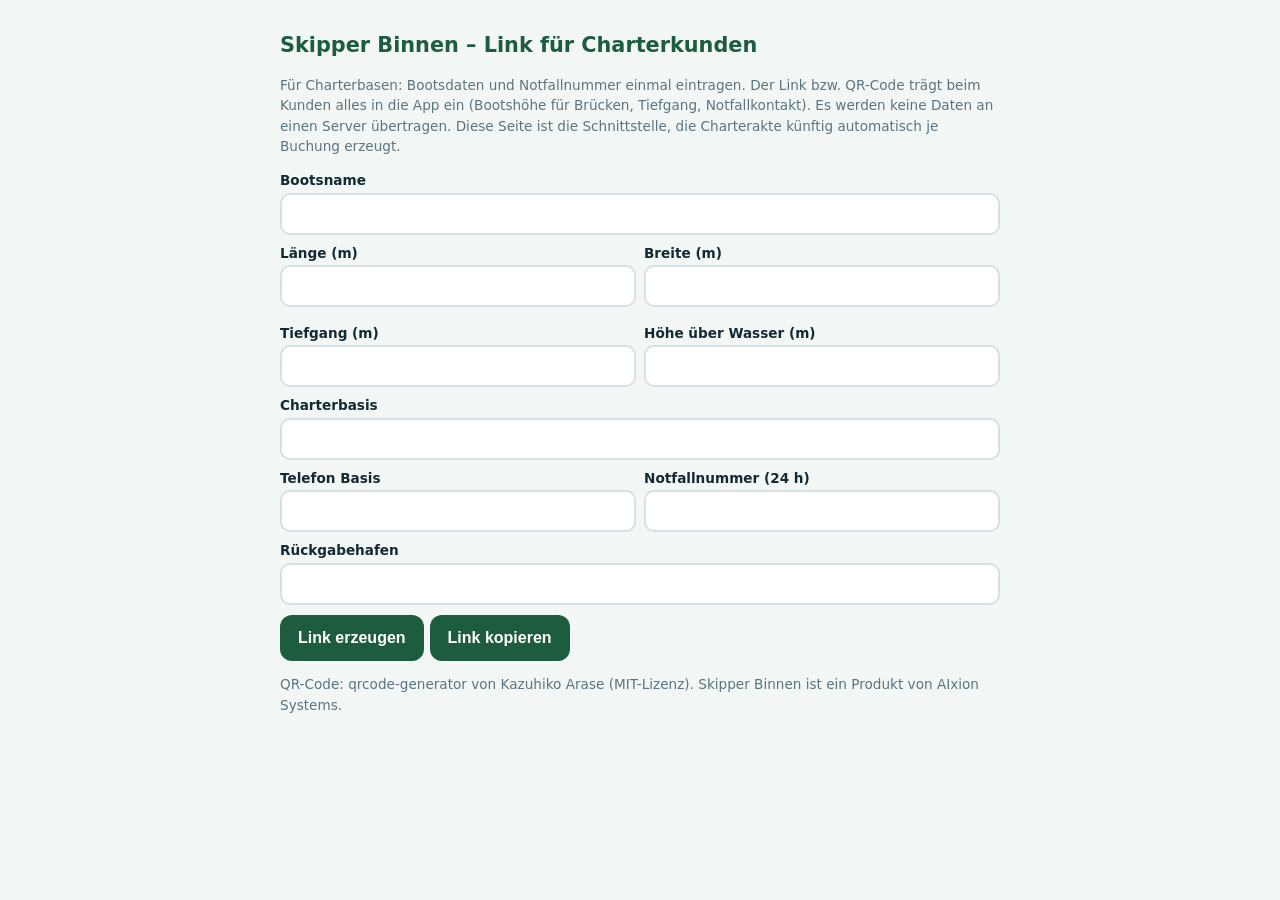
<file: binnen/charter-link.html>
<!DOCTYPE html>
<html lang="de"><head><meta charset="utf-8"><meta name="viewport" content="width=device-width,initial-scale=1">
<title>Skipper Binnen – Link für Charterkunden</title>
<style>body{font:16px/1.5 system-ui,sans-serif;max-width:720px;margin:0 auto;padding:16px;color:#132a33;background:#f2f6f4}h1{font-size:1.3rem;color:#1d5c3f}
label{display:block;font-weight:700;font-size:.85rem;margin:8px 0 2px}input{width:100%;box-sizing:border-box;min-height:42px;border:2px solid #d5e1e5;border-radius:10px;padding:6px 10px;font:inherit}
.g{display:grid;grid-template-columns:1fr 1fr;gap:8px}button{min-height:46px;border:0;border-radius:12px;background:#1d5c3f;color:#fff;font-weight:800;font-size:1rem;padding:0 18px;margin:10px 6px 0 0;cursor:pointer}
#out{background:#fff;border:1px solid #d5e1e5;border-radius:12px;padding:12px;margin-top:14px;word-break:break-all}.n{color:#5b7480;font-size:.85rem}</style></head><body>
<h1>Skipper Binnen – Link für Charterkunden</h1>
<p class="n">Für Charterbasen: Bootsdaten und Notfallnummer einmal eintragen. Der Link bzw. QR-Code trägt beim Kunden alles in die App ein (Bootshöhe für Brücken, Tiefgang, Notfallkontakt). Es werden keine Daten an einen Server übertragen. Diese Seite ist die Schnittstelle, die Charterakte künftig automatisch je Buchung erzeugt.</p>
<label>Bootsname</label><input id="n">
<div class="g"><div><label>Länge (m)</label><input id="l" inputmode="decimal"></div><div><label>Breite (m)</label><input id="b" inputmode="decimal"></div>
<div><label>Tiefgang (m)</label><input id="d" inputmode="decimal"></div><div><label>Höhe über Wasser (m)</label><input id="h" inputmode="decimal"></div></div>
<label>Charterbasis</label><input id="basis">
<div class="g"><div><label>Telefon Basis</label><input id="tel" inputmode="tel"></div><div><label>Notfallnummer (24 h)</label><input id="nf" inputmode="tel"></div></div>
<label>Rückgabehafen</label><input id="ret">
<button id="go">Link erzeugen</button><button id="cp">Link kopieren</button>
<div id="out" style="display:none"></div>
<script>//---------------------------------------------------------------------
//
// QR Code Generator for JavaScript
//
// Copyright (c) 2009 Kazuhiko Arase
//
// URL: http://www.d-project.com/
//
// Licensed under the MIT license:
//  http://www.opensource.org/licenses/mit-license.php
//
// The word 'QR Code' is registered trademark of
// DENSO WAVE INCORPORATED
//  http://www.denso-wave.com/qrcode/faqpatent-e.html
//
//---------------------------------------------------------------------

var qrcode = function() {

  //---------------------------------------------------------------------
  // qrcode
  //---------------------------------------------------------------------

  /**
   * qrcode
   * @param typeNumber 1 to 40
   * @param errorCorrectionLevel 'L','M','Q','H'
   */
  var qrcode = function(typeNumber, errorCorrectionLevel) {

    var PAD0 = 0xEC;
    var PAD1 = 0x11;

    var _typeNumber = typeNumber;
    var _errorCorrectionLevel = QRErrorCorrectionLevel[errorCorrectionLevel];
    var _modules = null;
    var _moduleCount = 0;
    var _dataCache = null;
    var _dataList = [];

    var _this = {};

    var makeImpl = function(test, maskPattern) {

      _moduleCount = _typeNumber * 4 + 17;
      _modules = function(moduleCount) {
        var modules = new Array(moduleCount);
        for (var row = 0; row < moduleCount; row += 1) {
          modules[row] = new Array(moduleCount);
          for (var col = 0; col < moduleCount; col += 1) {
            modules[row][col] = null;
          }
        }
        return modules;
      }(_moduleCount);

      setupPositionProbePattern(0, 0);
      setupPositionProbePattern(_moduleCount - 7, 0);
      setupPositionProbePattern(0, _moduleCount - 7);
      setupPositionAdjustPattern();
      setupTimingPattern();
      setupTypeInfo(test, maskPattern);

      if (_typeNumber >= 7) {
        setupTypeNumber(test);
      }

      if (_dataCache == null) {
        _dataCache = createData(_typeNumber, _errorCorrectionLevel, _dataList);
      }

      mapData(_dataCache, maskPattern);
    };

    var setupPositionProbePattern = function(row, col) {

      for (var r = -1; r <= 7; r += 1) {

        if (row + r <= -1 || _moduleCount <= row + r) continue;

        for (var c = -1; c <= 7; c += 1) {

          if (col + c <= -1 || _moduleCount <= col + c) continue;

          if ( (0 <= r && r <= 6 && (c == 0 || c == 6) )
              || (0 <= c && c <= 6 && (r == 0 || r == 6) )
              || (2 <= r && r <= 4 && 2 <= c && c <= 4) ) {
            _modules[row + r][col + c] = true;
          } else {
            _modules[row + r][col + c] = false;
          }
        }
      }
    };

    var getBestMaskPattern = function() {

      var minLostPoint = 0;
      var pattern = 0;

      for (var i = 0; i < 8; i += 1) {

        makeImpl(true, i);

        var lostPoint = QRUtil.getLostPoint(_this);

        if (i == 0 || minLostPoint > lostPoint) {
          minLostPoint = lostPoint;
          pattern = i;
        }
      }

      return pattern;
    };

    var setupTimingPattern = function() {

      for (var r = 8; r < _moduleCount - 8; r += 1) {
        if (_modules[r][6] != null) {
          continue;
        }
        _modules[r][6] = (r % 2 == 0);
      }

      for (var c = 8; c < _moduleCount - 8; c += 1) {
        if (_modules[6][c] != null) {
          continue;
        }
        _modules[6][c] = (c % 2 == 0);
      }
    };

    var setupPositionAdjustPattern = function() {

      var pos = QRUtil.getPatternPosition(_typeNumber);

      for (var i = 0; i < pos.length; i += 1) {

        for (var j = 0; j < pos.length; j += 1) {

          var row = pos[i];
          var col = pos[j];

          if (_modules[row][col] != null) {
            continue;
          }

          for (var r = -2; r <= 2; r += 1) {

            for (var c = -2; c <= 2; c += 1) {

              if (r == -2 || r == 2 || c == -2 || c == 2
                  || (r == 0 && c == 0) ) {
                _modules[row + r][col + c] = true;
              } else {
                _modules[row + r][col + c] = false;
              }
            }
          }
        }
      }
    };

    var setupTypeNumber = function(test) {

      var bits = QRUtil.getBCHTypeNumber(_typeNumber);

      for (var i = 0; i < 18; i += 1) {
        var mod = (!test && ( (bits >> i) & 1) == 1);
        _modules[Math.floor(i / 3)][i % 3 + _moduleCount - 8 - 3] = mod;
      }

      for (var i = 0; i < 18; i += 1) {
        var mod = (!test && ( (bits >> i) & 1) == 1);
        _modules[i % 3 + _moduleCount - 8 - 3][Math.floor(i / 3)] = mod;
      }
    };

    var setupTypeInfo = function(test, maskPattern) {

      var data = (_errorCorrectionLevel << 3) | maskPattern;
      var bits = QRUtil.getBCHTypeInfo(data);

      // vertical
      for (var i = 0; i < 15; i += 1) {

        var mod = (!test && ( (bits >> i) & 1) == 1);

        if (i < 6) {
          _modules[i][8] = mod;
        } else if (i < 8) {
          _modules[i + 1][8] = mod;
        } else {
          _modules[_moduleCount - 15 + i][8] = mod;
        }
      }

      // horizontal
      for (var i = 0; i < 15; i += 1) {

        var mod = (!test && ( (bits >> i) & 1) == 1);

        if (i < 8) {
          _modules[8][_moduleCount - i - 1] = mod;
        } else if (i < 9) {
          _modules[8][15 - i - 1 + 1] = mod;
        } else {
          _modules[8][15 - i - 1] = mod;
        }
      }

      // fixed module
      _modules[_moduleCount - 8][8] = (!test);
    };

    var mapData = function(data, maskPattern) {

      var inc = -1;
      var row = _moduleCount - 1;
      var bitIndex = 7;
      var byteIndex = 0;
      var maskFunc = QRUtil.getMaskFunction(maskPattern);

      for (var col = _moduleCount - 1; col > 0; col -= 2) {

        if (col == 6) col -= 1;

        while (true) {

          for (var c = 0; c < 2; c += 1) {

            if (_modules[row][col - c] == null) {

              var dark = false;

              if (byteIndex < data.length) {
                dark = ( ( (data[byteIndex] >>> bitIndex) & 1) == 1);
              }

              var mask = maskFunc(row, col - c);

              if (mask) {
                dark = !dark;
              }

              _modules[row][col - c] = dark;
              bitIndex -= 1;

              if (bitIndex == -1) {
                byteIndex += 1;
                bitIndex = 7;
              }
            }
          }

          row += inc;

          if (row < 0 || _moduleCount <= row) {
            row -= inc;
            inc = -inc;
            break;
          }
        }
      }
    };

    var createBytes = function(buffer, rsBlocks) {

      var offset = 0;

      var maxDcCount = 0;
      var maxEcCount = 0;

      var dcdata = new Array(rsBlocks.length);
      var ecdata = new Array(rsBlocks.length);

      for (var r = 0; r < rsBlocks.length; r += 1) {

        var dcCount = rsBlocks[r].dataCount;
        var ecCount = rsBlocks[r].totalCount - dcCount;

        maxDcCount = Math.max(maxDcCount, dcCount);
        maxEcCount = Math.max(maxEcCount, ecCount);

        dcdata[r] = new Array(dcCount);

        for (var i = 0; i < dcdata[r].length; i += 1) {
          dcdata[r][i] = 0xff & buffer.getBuffer()[i + offset];
        }
        offset += dcCount;

        var rsPoly = QRUtil.getErrorCorrectPolynomial(ecCount);
        var rawPoly = qrPolynomial(dcdata[r], rsPoly.getLength() - 1);

        var modPoly = rawPoly.mod(rsPoly);
        ecdata[r] = new Array(rsPoly.getLength() - 1);
        for (var i = 0; i < ecdata[r].length; i += 1) {
          var modIndex = i + modPoly.getLength() - ecdata[r].length;
          ecdata[r][i] = (modIndex >= 0)? modPoly.getAt(modIndex) : 0;
        }
      }

      var totalCodeCount = 0;
      for (var i = 0; i < rsBlocks.length; i += 1) {
        totalCodeCount += rsBlocks[i].totalCount;
      }

      var data = new Array(totalCodeCount);
      var index = 0;

      for (var i = 0; i < maxDcCount; i += 1) {
        for (var r = 0; r < rsBlocks.length; r += 1) {
          if (i < dcdata[r].length) {
            data[index] = dcdata[r][i];
            index += 1;
          }
        }
      }

      for (var i = 0; i < maxEcCount; i += 1) {
        for (var r = 0; r < rsBlocks.length; r += 1) {
          if (i < ecdata[r].length) {
            data[index] = ecdata[r][i];
            index += 1;
          }
        }
      }

      return data;
    };

    var createData = function(typeNumber, errorCorrectionLevel, dataList) {

      var rsBlocks = QRRSBlock.getRSBlocks(typeNumber, errorCorrectionLevel);

      var buffer = qrBitBuffer();

      for (var i = 0; i < dataList.length; i += 1) {
        var data = dataList[i];
        buffer.put(data.getMode(), 4);
        buffer.put(data.getLength(), QRUtil.getLengthInBits(data.getMode(), typeNumber) );
        data.write(buffer);
      }

      // calc num max data.
      var totalDataCount = 0;
      for (var i = 0; i < rsBlocks.length; i += 1) {
        totalDataCount += rsBlocks[i].dataCount;
      }

      if (buffer.getLengthInBits() > totalDataCount * 8) {
        throw 'code length overflow. ('
          + buffer.getLengthInBits()
          + '>'
          + totalDataCount * 8
          + ')';
      }

      // end code
      if (buffer.getLengthInBits() + 4 <= totalDataCount * 8) {
        buffer.put(0, 4);
      }

      // padding
      while (buffer.getLengthInBits() % 8 != 0) {
        buffer.putBit(false);
      }

      // padding
      while (true) {

        if (buffer.getLengthInBits() >= totalDataCount * 8) {
          break;
        }
        buffer.put(PAD0, 8);

        if (buffer.getLengthInBits() >= totalDataCount * 8) {
          break;
        }
        buffer.put(PAD1, 8);
      }

      return createBytes(buffer, rsBlocks);
    };

    _this.addData = function(data, mode) {

      mode = mode || 'Byte';

      var newData = null;

      switch(mode) {
      case 'Numeric' :
        newData = qrNumber(data);
        break;
      case 'Alphanumeric' :
        newData = qrAlphaNum(data);
        break;
      case 'Byte' :
        newData = qr8BitByte(data);
        break;
      case 'Kanji' :
        newData = qrKanji(data);
        break;
      default :
        throw 'mode:' + mode;
      }

      _dataList.push(newData);
      _dataCache = null;
    };

    _this.isDark = function(row, col) {
      if (row < 0 || _moduleCount <= row || col < 0 || _moduleCount <= col) {
        throw row + ',' + col;
      }
      return _modules[row][col];
    };

    _this.getModuleCount = function() {
      return _moduleCount;
    };

    _this.make = function() {
      if (_typeNumber < 1) {
        var typeNumber = 1;

        for (; typeNumber < 40; typeNumber++) {
          var rsBlocks = QRRSBlock.getRSBlocks(typeNumber, _errorCorrectionLevel);
          var buffer = qrBitBuffer();

          for (var i = 0; i < _dataList.length; i++) {
            var data = _dataList[i];
            buffer.put(data.getMode(), 4);
            buffer.put(data.getLength(), QRUtil.getLengthInBits(data.getMode(), typeNumber) );
            data.write(buffer);
          }

          var totalDataCount = 0;
          for (var i = 0; i < rsBlocks.length; i++) {
            totalDataCount += rsBlocks[i].dataCount;
          }

          if (buffer.getLengthInBits() <= totalDataCount * 8) {
            break;
          }
        }

        _typeNumber = typeNumber;
      }

      makeImpl(false, getBestMaskPattern() );
    };

    _this.createTableTag = function(cellSize, margin) {

      cellSize = cellSize || 2;
      margin = (typeof margin == 'undefined')? cellSize * 4 : margin;

      var qrHtml = '';

      qrHtml += '<table style="';
      qrHtml += ' border-width: 0px; border-style: none;';
      qrHtml += ' border-collapse: collapse;';
      qrHtml += ' padding: 0px; margin: ' + margin + 'px;';
      qrHtml += '">';
      qrHtml += '<tbody>';

      for (var r = 0; r < _this.getModuleCount(); r += 1) {

        qrHtml += '<tr>';

        for (var c = 0; c < _this.getModuleCount(); c += 1) {
          qrHtml += '<td style="';
          qrHtml += ' border-width: 0px; border-style: none;';
          qrHtml += ' border-collapse: collapse;';
          qrHtml += ' padding: 0px; margin: 0px;';
          qrHtml += ' width: ' + cellSize + 'px;';
          qrHtml += ' height: ' + cellSize + 'px;';
          qrHtml += ' background-color: ';
          qrHtml += _this.isDark(r, c)? '#000000' : '#ffffff';
          qrHtml += ';';
          qrHtml += '"/>';
        }

        qrHtml += '</tr>';
      }

      qrHtml += '</tbody>';
      qrHtml += '</table>';

      return qrHtml;
    };

    _this.createSvgTag = function(cellSize, margin, alt, title) {

      var opts = {};
      if (typeof arguments[0] == 'object') {
        // Called by options.
        opts = arguments[0];
        // overwrite cellSize and margin.
        cellSize = opts.cellSize;
        margin = opts.margin;
        alt = opts.alt;
        title = opts.title;
      }

      cellSize = cellSize || 2;
      margin = (typeof margin == 'undefined')? cellSize * 4 : margin;

      // Compose alt property surrogate
      alt = (typeof alt === 'string') ? {text: alt} : alt || {};
      alt.text = alt.text || null;
      alt.id = (alt.text) ? alt.id || 'qrcode-description' : null;

      // Compose title property surrogate
      title = (typeof title === 'string') ? {text: title} : title || {};
      title.text = title.text || null;
      title.id = (title.text) ? title.id || 'qrcode-title' : null;

      var size = _this.getModuleCount() * cellSize + margin * 2;
      var c, mc, r, mr, qrSvg='', rect;

      rect = 'l' + cellSize + ',0 0,' + cellSize +
        ' -' + cellSize + ',0 0,-' + cellSize + 'z ';

      qrSvg += '<svg version="1.1" xmlns="http://www.w3.org/2000/svg"';
      qrSvg += !opts.scalable ? ' width="' + size + 'px" height="' + size + 'px"' : '';
      qrSvg += ' viewBox="0 0 ' + size + ' ' + size + '" ';
      qrSvg += ' preserveAspectRatio="xMinYMin meet"';
      qrSvg += (title.text || alt.text) ? ' role="img" aria-labelledby="' +
          escapeXml([title.id, alt.id].join(' ').trim() ) + '"' : '';
      qrSvg += '>';
      qrSvg += (title.text) ? '<title id="' + escapeXml(title.id) + '">' +
          escapeXml(title.text) + '</title>' : '';
      qrSvg += (alt.text) ? '<description id="' + escapeXml(alt.id) + '">' +
          escapeXml(alt.text) + '</description>' : '';
      qrSvg += '<rect width="100%" height="100%" fill="white" cx="0" cy="0"/>';
      qrSvg += '<path d="';

      for (r = 0; r < _this.getModuleCount(); r += 1) {
        mr = r * cellSize + margin;
        for (c = 0; c < _this.getModuleCount(); c += 1) {
          if (_this.isDark(r, c) ) {
            mc = c*cellSize+margin;
            qrSvg += 'M' + mc + ',' + mr + rect;
          }
        }
      }

      qrSvg += '" stroke="transparent" fill="black"/>';
      qrSvg += '</svg>';

      return qrSvg;
    };

    _this.createDataURL = function(cellSize, margin) {

      cellSize = cellSize || 2;
      margin = (typeof margin == 'undefined')? cellSize * 4 : margin;

      var size = _this.getModuleCount() * cellSize + margin * 2;
      var min = margin;
      var max = size - margin;

      return createDataURL(size, size, function(x, y) {
        if (min <= x && x < max && min <= y && y < max) {
          var c = Math.floor( (x - min) / cellSize);
          var r = Math.floor( (y - min) / cellSize);
          return _this.isDark(r, c)? 0 : 1;
        } else {
          return 1;
        }
      } );
    };

    _this.createImgTag = function(cellSize, margin, alt) {

      cellSize = cellSize || 2;
      margin = (typeof margin == 'undefined')? cellSize * 4 : margin;

      var size = _this.getModuleCount() * cellSize + margin * 2;

      var img = '';
      img += '<img';
      img += '\u0020src="';
      img += _this.createDataURL(cellSize, margin);
      img += '"';
      img += '\u0020width="';
      img += size;
      img += '"';
      img += '\u0020height="';
      img += size;
      img += '"';
      if (alt) {
        img += '\u0020alt="';
        img += escapeXml(alt);
        img += '"';
      }
      img += '/>';

      return img;
    };

    var escapeXml = function(s) {
      var escaped = '';
      for (var i = 0; i < s.length; i += 1) {
        var c = s.charAt(i);
        switch(c) {
        case '<': escaped += '&lt;'; break;
        case '>': escaped += '&gt;'; break;
        case '&': escaped += '&amp;'; break;
        case '"': escaped += '&quot;'; break;
        default : escaped += c; break;
        }
      }
      return escaped;
    };

    var _createHalfASCII = function(margin) {
      var cellSize = 1;
      margin = (typeof margin == 'undefined')? cellSize * 2 : margin;

      var size = _this.getModuleCount() * cellSize + margin * 2;
      var min = margin;
      var max = size - margin;

      var y, x, r1, r2, p;

      var blocks = {
        '██': '█',
        '█ ': '▀',
        ' █': '▄',
        '  ': ' '
      };

      var blocksLastLineNoMargin = {
        '██': '▀',
        '█ ': '▀',
        ' █': ' ',
        '  ': ' '
      };

      var ascii = '';
      for (y = 0; y < size; y += 2) {
        r1 = Math.floor((y - min) / cellSize);
        r2 = Math.floor((y + 1 - min) / cellSize);
        for (x = 0; x < size; x += 1) {
          p = '█';

          if (min <= x && x < max && min <= y && y < max && _this.isDark(r1, Math.floor((x - min) / cellSize))) {
            p = ' ';
          }

          if (min <= x && x < max && min <= y+1 && y+1 < max && _this.isDark(r2, Math.floor((x - min) / cellSize))) {
            p += ' ';
          }
          else {
            p += '█';
          }

          // Output 2 characters per pixel, to create full square. 1 character per pixels gives only half width of square.
          ascii += (margin < 1 && y+1 >= max) ? blocksLastLineNoMargin[p] : blocks[p];
        }

        ascii += '\n';
      }

      if (size % 2 && margin > 0) {
        return ascii.substring(0, ascii.length - size - 1) + Array(size+1).join('▀');
      }

      return ascii.substring(0, ascii.length-1);
    };

    _this.createASCII = function(cellSize, margin) {
      cellSize = cellSize || 1;

      if (cellSize < 2) {
        return _createHalfASCII(margin);
      }

      cellSize -= 1;
      margin = (typeof margin == 'undefined')? cellSize * 2 : margin;

      var size = _this.getModuleCount() * cellSize + margin * 2;
      var min = margin;
      var max = size - margin;

      var y, x, r, p;

      var white = Array(cellSize+1).join('██');
      var black = Array(cellSize+1).join('  ');

      var ascii = '';
      var line = '';
      for (y = 0; y < size; y += 1) {
        r = Math.floor( (y - min) / cellSize);
        line = '';
        for (x = 0; x < size; x += 1) {
          p = 1;

          if (min <= x && x < max && min <= y && y < max && _this.isDark(r, Math.floor((x - min) / cellSize))) {
            p = 0;
          }

          // Output 2 characters per pixel, to create full square. 1 character per pixels gives only half width of square.
          line += p ? white : black;
        }

        for (r = 0; r < cellSize; r += 1) {
          ascii += line + '\n';
        }
      }

      return ascii.substring(0, ascii.length-1);
    };

    _this.renderTo2dContext = function(context, cellSize) {
      cellSize = cellSize || 2;
      var length = _this.getModuleCount();
      for (var row = 0; row < length; row++) {
        for (var col = 0; col < length; col++) {
          context.fillStyle = _this.isDark(row, col) ? 'black' : 'white';
          context.fillRect(row * cellSize, col * cellSize, cellSize, cellSize);
        }
      }
    }

    return _this;
  };

  //---------------------------------------------------------------------
  // qrcode.stringToBytes
  //---------------------------------------------------------------------

  qrcode.stringToBytesFuncs = {
    'default' : function(s) {
      var bytes = [];
      for (var i = 0; i < s.length; i += 1) {
        var c = s.charCodeAt(i);
        bytes.push(c & 0xff);
      }
      return bytes;
    }
  };

  qrcode.stringToBytes = qrcode.stringToBytesFuncs['default'];

  //---------------------------------------------------------------------
  // qrcode.createStringToBytes
  //---------------------------------------------------------------------

  /**
   * @param unicodeData base64 string of byte array.
   * [16bit Unicode],[16bit Bytes], ...
   * @param numChars
   */
  qrcode.createStringToBytes = function(unicodeData, numChars) {

    // create conversion map.

    var unicodeMap = function() {

      var bin = base64DecodeInputStream(unicodeData);
      var read = function() {
        var b = bin.read();
        if (b == -1) throw 'eof';
        return b;
      };

      var count = 0;
      var unicodeMap = {};
      while (true) {
        var b0 = bin.read();
        if (b0 == -1) break;
        var b1 = read();
        var b2 = read();
        var b3 = read();
        var k = String.fromCharCode( (b0 << 8) | b1);
        var v = (b2 << 8) | b3;
        unicodeMap[k] = v;
        count += 1;
      }
      if (count != numChars) {
        throw count + ' != ' + numChars;
      }

      return unicodeMap;
    }();

    var unknownChar = '?'.charCodeAt(0);

    return function(s) {
      var bytes = [];
      for (var i = 0; i < s.length; i += 1) {
        var c = s.charCodeAt(i);
        if (c < 128) {
          bytes.push(c);
        } else {
          var b = unicodeMap[s.charAt(i)];
          if (typeof b == 'number') {
            if ( (b & 0xff) == b) {
              // 1byte
              bytes.push(b);
            } else {
              // 2bytes
              bytes.push(b >>> 8);
              bytes.push(b & 0xff);
            }
          } else {
            bytes.push(unknownChar);
          }
        }
      }
      return bytes;
    };
  };

  //---------------------------------------------------------------------
  // QRMode
  //---------------------------------------------------------------------

  var QRMode = {
    MODE_NUMBER :    1 << 0,
    MODE_ALPHA_NUM : 1 << 1,
    MODE_8BIT_BYTE : 1 << 2,
    MODE_KANJI :     1 << 3
  };

  //---------------------------------------------------------------------
  // QRErrorCorrectionLevel
  //---------------------------------------------------------------------

  var QRErrorCorrectionLevel = {
    L : 1,
    M : 0,
    Q : 3,
    H : 2
  };

  //---------------------------------------------------------------------
  // QRMaskPattern
  //---------------------------------------------------------------------

  var QRMaskPattern = {
    PATTERN000 : 0,
    PATTERN001 : 1,
    PATTERN010 : 2,
    PATTERN011 : 3,
    PATTERN100 : 4,
    PATTERN101 : 5,
    PATTERN110 : 6,
    PATTERN111 : 7
  };

  //---------------------------------------------------------------------
  // QRUtil
  //---------------------------------------------------------------------

  var QRUtil = function() {

    var PATTERN_POSITION_TABLE = [
      [],
      [6, 18],
      [6, 22],
      [6, 26],
      [6, 30],
      [6, 34],
      [6, 22, 38],
      [6, 24, 42],
      [6, 26, 46],
      [6, 28, 50],
      [6, 30, 54],
      [6, 32, 58],
      [6, 34, 62],
      [6, 26, 46, 66],
      [6, 26, 48, 70],
      [6, 26, 50, 74],
      [6, 30, 54, 78],
      [6, 30, 56, 82],
      [6, 30, 58, 86],
      [6, 34, 62, 90],
      [6, 28, 50, 72, 94],
      [6, 26, 50, 74, 98],
      [6, 30, 54, 78, 102],
      [6, 28, 54, 80, 106],
      [6, 32, 58, 84, 110],
      [6, 30, 58, 86, 114],
      [6, 34, 62, 90, 118],
      [6, 26, 50, 74, 98, 122],
      [6, 30, 54, 78, 102, 126],
      [6, 26, 52, 78, 104, 130],
      [6, 30, 56, 82, 108, 134],
      [6, 34, 60, 86, 112, 138],
      [6, 30, 58, 86, 114, 142],
      [6, 34, 62, 90, 118, 146],
      [6, 30, 54, 78, 102, 126, 150],
      [6, 24, 50, 76, 102, 128, 154],
      [6, 28, 54, 80, 106, 132, 158],
      [6, 32, 58, 84, 110, 136, 162],
      [6, 26, 54, 82, 110, 138, 166],
      [6, 30, 58, 86, 114, 142, 170]
    ];
    var G15 = (1 << 10) | (1 << 8) | (1 << 5) | (1 << 4) | (1 << 2) | (1 << 1) | (1 << 0);
    var G18 = (1 << 12) | (1 << 11) | (1 << 10) | (1 << 9) | (1 << 8) | (1 << 5) | (1 << 2) | (1 << 0);
    var G15_MASK = (1 << 14) | (1 << 12) | (1 << 10) | (1 << 4) | (1 << 1);

    var _this = {};

    var getBCHDigit = function(data) {
      var digit = 0;
      while (data != 0) {
        digit += 1;
        data >>>= 1;
      }
      return digit;
    };

    _this.getBCHTypeInfo = function(data) {
      var d = data << 10;
      while (getBCHDigit(d) - getBCHDigit(G15) >= 0) {
        d ^= (G15 << (getBCHDigit(d) - getBCHDigit(G15) ) );
      }
      return ( (data << 10) | d) ^ G15_MASK;
    };

    _this.getBCHTypeNumber = function(data) {
      var d = data << 12;
      while (getBCHDigit(d) - getBCHDigit(G18) >= 0) {
        d ^= (G18 << (getBCHDigit(d) - getBCHDigit(G18) ) );
      }
      return (data << 12) | d;
    };

    _this.getPatternPosition = function(typeNumber) {
      return PATTERN_POSITION_TABLE[typeNumber - 1];
    };

    _this.getMaskFunction = function(maskPattern) {

      switch (maskPattern) {

      case QRMaskPattern.PATTERN000 :
        return function(i, j) { return (i + j) % 2 == 0; };
      case QRMaskPattern.PATTERN001 :
        return function(i, j) { return i % 2 == 0; };
      case QRMaskPattern.PATTERN010 :
        return function(i, j) { return j % 3 == 0; };
      case QRMaskPattern.PATTERN011 :
        return function(i, j) { return (i + j) % 3 == 0; };
      case QRMaskPattern.PATTERN100 :
        return function(i, j) { return (Math.floor(i / 2) + Math.floor(j / 3) ) % 2 == 0; };
      case QRMaskPattern.PATTERN101 :
        return function(i, j) { return (i * j) % 2 + (i * j) % 3 == 0; };
      case QRMaskPattern.PATTERN110 :
        return function(i, j) { return ( (i * j) % 2 + (i * j) % 3) % 2 == 0; };
      case QRMaskPattern.PATTERN111 :
        return function(i, j) { return ( (i * j) % 3 + (i + j) % 2) % 2 == 0; };

      default :
        throw 'bad maskPattern:' + maskPattern;
      }
    };

    _this.getErrorCorrectPolynomial = function(errorCorrectLength) {
      var a = qrPolynomial([1], 0);
      for (var i = 0; i < errorCorrectLength; i += 1) {
        a = a.multiply(qrPolynomial([1, QRMath.gexp(i)], 0) );
      }
      return a;
    };

    _this.getLengthInBits = function(mode, type) {

      if (1 <= type && type < 10) {

        // 1 - 9

        switch(mode) {
        case QRMode.MODE_NUMBER    : return 10;
        case QRMode.MODE_ALPHA_NUM : return 9;
        case QRMode.MODE_8BIT_BYTE : return 8;
        case QRMode.MODE_KANJI     : return 8;
        default :
          throw 'mode:' + mode;
        }

      } else if (type < 27) {

        // 10 - 26

        switch(mode) {
        case QRMode.MODE_NUMBER    : return 12;
        case QRMode.MODE_ALPHA_NUM : return 11;
        case QRMode.MODE_8BIT_BYTE : return 16;
        case QRMode.MODE_KANJI     : return 10;
        default :
          throw 'mode:' + mode;
        }

      } else if (type < 41) {

        // 27 - 40

        switch(mode) {
        case QRMode.MODE_NUMBER    : return 14;
        case QRMode.MODE_ALPHA_NUM : return 13;
        case QRMode.MODE_8BIT_BYTE : return 16;
        case QRMode.MODE_KANJI     : return 12;
        default :
          throw 'mode:' + mode;
        }

      } else {
        throw 'type:' + type;
      }
    };

    _this.getLostPoint = function(qrcode) {

      var moduleCount = qrcode.getModuleCount();

      var lostPoint = 0;

      // LEVEL1

      for (var row = 0; row < moduleCount; row += 1) {
        for (var col = 0; col < moduleCount; col += 1) {

          var sameCount = 0;
          var dark = qrcode.isDark(row, col);

          for (var r = -1; r <= 1; r += 1) {

            if (row + r < 0 || moduleCount <= row + r) {
              continue;
            }

            for (var c = -1; c <= 1; c += 1) {

              if (col + c < 0 || moduleCount <= col + c) {
                continue;
              }

              if (r == 0 && c == 0) {
                continue;
              }

              if (dark == qrcode.isDark(row + r, col + c) ) {
                sameCount += 1;
              }
            }
          }

          if (sameCount > 5) {
            lostPoint += (3 + sameCount - 5);
          }
        }
      };

      // LEVEL2

      for (var row = 0; row < moduleCount - 1; row += 1) {
        for (var col = 0; col < moduleCount - 1; col += 1) {
          var count = 0;
          if (qrcode.isDark(row, col) ) count += 1;
          if (qrcode.isDark(row + 1, col) ) count += 1;
          if (qrcode.isDark(row, col + 1) ) count += 1;
          if (qrcode.isDark(row + 1, col + 1) ) count += 1;
          if (count == 0 || count == 4) {
            lostPoint += 3;
          }
        }
      }

      // LEVEL3

      for (var row = 0; row < moduleCount; row += 1) {
        for (var col = 0; col < moduleCount - 6; col += 1) {
          if (qrcode.isDark(row, col)
              && !qrcode.isDark(row, col + 1)
              &&  qrcode.isDark(row, col + 2)
              &&  qrcode.isDark(row, col + 3)
              &&  qrcode.isDark(row, col + 4)
              && !qrcode.isDark(row, col + 5)
              &&  qrcode.isDark(row, col + 6) ) {
            lostPoint += 40;
          }
        }
      }

      for (var col = 0; col < moduleCount; col += 1) {
        for (var row = 0; row < moduleCount - 6; row += 1) {
          if (qrcode.isDark(row, col)
              && !qrcode.isDark(row + 1, col)
              &&  qrcode.isDark(row + 2, col)
              &&  qrcode.isDark(row + 3, col)
              &&  qrcode.isDark(row + 4, col)
              && !qrcode.isDark(row + 5, col)
              &&  qrcode.isDark(row + 6, col) ) {
            lostPoint += 40;
          }
        }
      }

      // LEVEL4

      var darkCount = 0;

      for (var col = 0; col < moduleCount; col += 1) {
        for (var row = 0; row < moduleCount; row += 1) {
          if (qrcode.isDark(row, col) ) {
            darkCount += 1;
          }
        }
      }

      var ratio = Math.abs(100 * darkCount / moduleCount / moduleCount - 50) / 5;
      lostPoint += ratio * 10;

      return lostPoint;
    };

    return _this;
  }();

  //---------------------------------------------------------------------
  // QRMath
  //---------------------------------------------------------------------

  var QRMath = function() {

    var EXP_TABLE = new Array(256);
    var LOG_TABLE = new Array(256);

    // initialize tables
    for (var i = 0; i < 8; i += 1) {
      EXP_TABLE[i] = 1 << i;
    }
    for (var i = 8; i < 256; i += 1) {
      EXP_TABLE[i] = EXP_TABLE[i - 4]
        ^ EXP_TABLE[i - 5]
        ^ EXP_TABLE[i - 6]
        ^ EXP_TABLE[i - 8];
    }
    for (var i = 0; i < 255; i += 1) {
      LOG_TABLE[EXP_TABLE[i] ] = i;
    }

    var _this = {};

    _this.glog = function(n) {

      if (n < 1) {
        throw 'glog(' + n + ')';
      }

      return LOG_TABLE[n];
    };

    _this.gexp = function(n) {

      while (n < 0) {
        n += 255;
      }

      while (n >= 256) {
        n -= 255;
      }

      return EXP_TABLE[n];
    };

    return _this;
  }();

  //---------------------------------------------------------------------
  // qrPolynomial
  //---------------------------------------------------------------------

  function qrPolynomial(num, shift) {

    if (typeof num.length == 'undefined') {
      throw num.length + '/' + shift;
    }

    var _num = function() {
      var offset = 0;
      while (offset < num.length && num[offset] == 0) {
        offset += 1;
      }
      var _num = new Array(num.length - offset + shift);
      for (var i = 0; i < num.length - offset; i += 1) {
        _num[i] = num[i + offset];
      }
      return _num;
    }();

    var _this = {};

    _this.getAt = function(index) {
      return _num[index];
    };

    _this.getLength = function() {
      return _num.length;
    };

    _this.multiply = function(e) {

      var num = new Array(_this.getLength() + e.getLength() - 1);

      for (var i = 0; i < _this.getLength(); i += 1) {
        for (var j = 0; j < e.getLength(); j += 1) {
          num[i + j] ^= QRMath.gexp(QRMath.glog(_this.getAt(i) ) + QRMath.glog(e.getAt(j) ) );
        }
      }

      return qrPolynomial(num, 0);
    };

    _this.mod = function(e) {

      if (_this.getLength() - e.getLength() < 0) {
        return _this;
      }

      var ratio = QRMath.glog(_this.getAt(0) ) - QRMath.glog(e.getAt(0) );

      var num = new Array(_this.getLength() );
      for (var i = 0; i < _this.getLength(); i += 1) {
        num[i] = _this.getAt(i);
      }

      for (var i = 0; i < e.getLength(); i += 1) {
        num[i] ^= QRMath.gexp(QRMath.glog(e.getAt(i) ) + ratio);
      }

      // recursive call
      return qrPolynomial(num, 0).mod(e);
    };

    return _this;
  };

  //---------------------------------------------------------------------
  // QRRSBlock
  //---------------------------------------------------------------------

  var QRRSBlock = function() {

    var RS_BLOCK_TABLE = [

      // L
      // M
      // Q
      // H

      // 1
      [1, 26, 19],
      [1, 26, 16],
      [1, 26, 13],
      [1, 26, 9],

      // 2
      [1, 44, 34],
      [1, 44, 28],
      [1, 44, 22],
      [1, 44, 16],

      // 3
      [1, 70, 55],
      [1, 70, 44],
      [2, 35, 17],
      [2, 35, 13],

      // 4
      [1, 100, 80],
      [2, 50, 32],
      [2, 50, 24],
      [4, 25, 9],

      // 5
      [1, 134, 108],
      [2, 67, 43],
      [2, 33, 15, 2, 34, 16],
      [2, 33, 11, 2, 34, 12],

      // 6
      [2, 86, 68],
      [4, 43, 27],
      [4, 43, 19],
      [4, 43, 15],

      // 7
      [2, 98, 78],
      [4, 49, 31],
      [2, 32, 14, 4, 33, 15],
      [4, 39, 13, 1, 40, 14],

      // 8
      [2, 121, 97],
      [2, 60, 38, 2, 61, 39],
      [4, 40, 18, 2, 41, 19],
      [4, 40, 14, 2, 41, 15],

      // 9
      [2, 146, 116],
      [3, 58, 36, 2, 59, 37],
      [4, 36, 16, 4, 37, 17],
      [4, 36, 12, 4, 37, 13],

      // 10
      [2, 86, 68, 2, 87, 69],
      [4, 69, 43, 1, 70, 44],
      [6, 43, 19, 2, 44, 20],
      [6, 43, 15, 2, 44, 16],

      // 11
      [4, 101, 81],
      [1, 80, 50, 4, 81, 51],
      [4, 50, 22, 4, 51, 23],
      [3, 36, 12, 8, 37, 13],

      // 12
      [2, 116, 92, 2, 117, 93],
      [6, 58, 36, 2, 59, 37],
      [4, 46, 20, 6, 47, 21],
      [7, 42, 14, 4, 43, 15],

      // 13
      [4, 133, 107],
      [8, 59, 37, 1, 60, 38],
      [8, 44, 20, 4, 45, 21],
      [12, 33, 11, 4, 34, 12],

      // 14
      [3, 145, 115, 1, 146, 116],
      [4, 64, 40, 5, 65, 41],
      [11, 36, 16, 5, 37, 17],
      [11, 36, 12, 5, 37, 13],

      // 15
      [5, 109, 87, 1, 110, 88],
      [5, 65, 41, 5, 66, 42],
      [5, 54, 24, 7, 55, 25],
      [11, 36, 12, 7, 37, 13],

      // 16
      [5, 122, 98, 1, 123, 99],
      [7, 73, 45, 3, 74, 46],
      [15, 43, 19, 2, 44, 20],
      [3, 45, 15, 13, 46, 16],

      // 17
      [1, 135, 107, 5, 136, 108],
      [10, 74, 46, 1, 75, 47],
      [1, 50, 22, 15, 51, 23],
      [2, 42, 14, 17, 43, 15],

      // 18
      [5, 150, 120, 1, 151, 121],
      [9, 69, 43, 4, 70, 44],
      [17, 50, 22, 1, 51, 23],
      [2, 42, 14, 19, 43, 15],

      // 19
      [3, 141, 113, 4, 142, 114],
      [3, 70, 44, 11, 71, 45],
      [17, 47, 21, 4, 48, 22],
      [9, 39, 13, 16, 40, 14],

      // 20
      [3, 135, 107, 5, 136, 108],
      [3, 67, 41, 13, 68, 42],
      [15, 54, 24, 5, 55, 25],
      [15, 43, 15, 10, 44, 16],

      // 21
      [4, 144, 116, 4, 145, 117],
      [17, 68, 42],
      [17, 50, 22, 6, 51, 23],
      [19, 46, 16, 6, 47, 17],

      // 22
      [2, 139, 111, 7, 140, 112],
      [17, 74, 46],
      [7, 54, 24, 16, 55, 25],
      [34, 37, 13],

      // 23
      [4, 151, 121, 5, 152, 122],
      [4, 75, 47, 14, 76, 48],
      [11, 54, 24, 14, 55, 25],
      [16, 45, 15, 14, 46, 16],

      // 24
      [6, 147, 117, 4, 148, 118],
      [6, 73, 45, 14, 74, 46],
      [11, 54, 24, 16, 55, 25],
      [30, 46, 16, 2, 47, 17],

      // 25
      [8, 132, 106, 4, 133, 107],
      [8, 75, 47, 13, 76, 48],
      [7, 54, 24, 22, 55, 25],
      [22, 45, 15, 13, 46, 16],

      // 26
      [10, 142, 114, 2, 143, 115],
      [19, 74, 46, 4, 75, 47],
      [28, 50, 22, 6, 51, 23],
      [33, 46, 16, 4, 47, 17],

      // 27
      [8, 152, 122, 4, 153, 123],
      [22, 73, 45, 3, 74, 46],
      [8, 53, 23, 26, 54, 24],
      [12, 45, 15, 28, 46, 16],

      // 28
      [3, 147, 117, 10, 148, 118],
      [3, 73, 45, 23, 74, 46],
      [4, 54, 24, 31, 55, 25],
      [11, 45, 15, 31, 46, 16],

      // 29
      [7, 146, 116, 7, 147, 117],
      [21, 73, 45, 7, 74, 46],
      [1, 53, 23, 37, 54, 24],
      [19, 45, 15, 26, 46, 16],

      // 30
      [5, 145, 115, 10, 146, 116],
      [19, 75, 47, 10, 76, 48],
      [15, 54, 24, 25, 55, 25],
      [23, 45, 15, 25, 46, 16],

      // 31
      [13, 145, 115, 3, 146, 116],
      [2, 74, 46, 29, 75, 47],
      [42, 54, 24, 1, 55, 25],
      [23, 45, 15, 28, 46, 16],

      // 32
      [17, 145, 115],
      [10, 74, 46, 23, 75, 47],
      [10, 54, 24, 35, 55, 25],
      [19, 45, 15, 35, 46, 16],

      // 33
      [17, 145, 115, 1, 146, 116],
      [14, 74, 46, 21, 75, 47],
      [29, 54, 24, 19, 55, 25],
      [11, 45, 15, 46, 46, 16],

      // 34
      [13, 145, 115, 6, 146, 116],
      [14, 74, 46, 23, 75, 47],
      [44, 54, 24, 7, 55, 25],
      [59, 46, 16, 1, 47, 17],

      // 35
      [12, 151, 121, 7, 152, 122],
      [12, 75, 47, 26, 76, 48],
      [39, 54, 24, 14, 55, 25],
      [22, 45, 15, 41, 46, 16],

      // 36
      [6, 151, 121, 14, 152, 122],
      [6, 75, 47, 34, 76, 48],
      [46, 54, 24, 10, 55, 25],
      [2, 45, 15, 64, 46, 16],

      // 37
      [17, 152, 122, 4, 153, 123],
      [29, 74, 46, 14, 75, 47],
      [49, 54, 24, 10, 55, 25],
      [24, 45, 15, 46, 46, 16],

      // 38
      [4, 152, 122, 18, 153, 123],
      [13, 74, 46, 32, 75, 47],
      [48, 54, 24, 14, 55, 25],
      [42, 45, 15, 32, 46, 16],

      // 39
      [20, 147, 117, 4, 148, 118],
      [40, 75, 47, 7, 76, 48],
      [43, 54, 24, 22, 55, 25],
      [10, 45, 15, 67, 46, 16],

      // 40
      [19, 148, 118, 6, 149, 119],
      [18, 75, 47, 31, 76, 48],
      [34, 54, 24, 34, 55, 25],
      [20, 45, 15, 61, 46, 16]
    ];

    var qrRSBlock = function(totalCount, dataCount) {
      var _this = {};
      _this.totalCount = totalCount;
      _this.dataCount = dataCount;
      return _this;
    };

    var _this = {};

    var getRsBlockTable = function(typeNumber, errorCorrectionLevel) {

      switch(errorCorrectionLevel) {
      case QRErrorCorrectionLevel.L :
        return RS_BLOCK_TABLE[(typeNumber - 1) * 4 + 0];
      case QRErrorCorrectionLevel.M :
        return RS_BLOCK_TABLE[(typeNumber - 1) * 4 + 1];
      case QRErrorCorrectionLevel.Q :
        return RS_BLOCK_TABLE[(typeNumber - 1) * 4 + 2];
      case QRErrorCorrectionLevel.H :
        return RS_BLOCK_TABLE[(typeNumber - 1) * 4 + 3];
      default :
        return undefined;
      }
    };

    _this.getRSBlocks = function(typeNumber, errorCorrectionLevel) {

      var rsBlock = getRsBlockTable(typeNumber, errorCorrectionLevel);

      if (typeof rsBlock == 'undefined') {
        throw 'bad rs block @ typeNumber:' + typeNumber +
            '/errorCorrectionLevel:' + errorCorrectionLevel;
      }

      var length = rsBlock.length / 3;

      var list = [];

      for (var i = 0; i < length; i += 1) {

        var count = rsBlock[i * 3 + 0];
        var totalCount = rsBlock[i * 3 + 1];
        var dataCount = rsBlock[i * 3 + 2];

        for (var j = 0; j < count; j += 1) {
          list.push(qrRSBlock(totalCount, dataCount) );
        }
      }

      return list;
    };

    return _this;
  }();

  //---------------------------------------------------------------------
  // qrBitBuffer
  //---------------------------------------------------------------------

  var qrBitBuffer = function() {

    var _buffer = [];
    var _length = 0;

    var _this = {};

    _this.getBuffer = function() {
      return _buffer;
    };

    _this.getAt = function(index) {
      var bufIndex = Math.floor(index / 8);
      return ( (_buffer[bufIndex] >>> (7 - index % 8) ) & 1) == 1;
    };

    _this.put = function(num, length) {
      for (var i = 0; i < length; i += 1) {
        _this.putBit( ( (num >>> (length - i - 1) ) & 1) == 1);
      }
    };

    _this.getLengthInBits = function() {
      return _length;
    };

    _this.putBit = function(bit) {

      var bufIndex = Math.floor(_length / 8);
      if (_buffer.length <= bufIndex) {
        _buffer.push(0);
      }

      if (bit) {
        _buffer[bufIndex] |= (0x80 >>> (_length % 8) );
      }

      _length += 1;
    };

    return _this;
  };

  //---------------------------------------------------------------------
  // qrNumber
  //---------------------------------------------------------------------

  var qrNumber = function(data) {

    var _mode = QRMode.MODE_NUMBER;
    var _data = data;

    var _this = {};

    _this.getMode = function() {
      return _mode;
    };

    _this.getLength = function(buffer) {
      return _data.length;
    };

    _this.write = function(buffer) {

      var data = _data;

      var i = 0;

      while (i + 2 < data.length) {
        buffer.put(strToNum(data.substring(i, i + 3) ), 10);
        i += 3;
      }

      if (i < data.length) {
        if (data.length - i == 1) {
          buffer.put(strToNum(data.substring(i, i + 1) ), 4);
        } else if (data.length - i == 2) {
          buffer.put(strToNum(data.substring(i, i + 2) ), 7);
        }
      }
    };

    var strToNum = function(s) {
      var num = 0;
      for (var i = 0; i < s.length; i += 1) {
        num = num * 10 + chatToNum(s.charAt(i) );
      }
      return num;
    };

    var chatToNum = function(c) {
      if ('0' <= c && c <= '9') {
        return c.charCodeAt(0) - '0'.charCodeAt(0);
      }
      throw 'illegal char :' + c;
    };

    return _this;
  };

  //---------------------------------------------------------------------
  // qrAlphaNum
  //---------------------------------------------------------------------

  var qrAlphaNum = function(data) {

    var _mode = QRMode.MODE_ALPHA_NUM;
    var _data = data;

    var _this = {};

    _this.getMode = function() {
      return _mode;
    };

    _this.getLength = function(buffer) {
      return _data.length;
    };

    _this.write = function(buffer) {

      var s = _data;

      var i = 0;

      while (i + 1 < s.length) {
        buffer.put(
          getCode(s.charAt(i) ) * 45 +
          getCode(s.charAt(i + 1) ), 11);
        i += 2;
      }

      if (i < s.length) {
        buffer.put(getCode(s.charAt(i) ), 6);
      }
    };

    var getCode = function(c) {

      if ('0' <= c && c <= '9') {
        return c.charCodeAt(0) - '0'.charCodeAt(0);
      } else if ('A' <= c && c <= 'Z') {
        return c.charCodeAt(0) - 'A'.charCodeAt(0) + 10;
      } else {
        switch (c) {
        case ' ' : return 36;
        case '$' : return 37;
        case '%' : return 38;
        case '*' : return 39;
        case '+' : return 40;
        case '-' : return 41;
        case '.' : return 42;
        case '/' : return 43;
        case ':' : return 44;
        default :
          throw 'illegal char :' + c;
        }
      }
    };

    return _this;
  };

  //---------------------------------------------------------------------
  // qr8BitByte
  //---------------------------------------------------------------------

  var qr8BitByte = function(data) {

    var _mode = QRMode.MODE_8BIT_BYTE;
    var _data = data;
    var _bytes = qrcode.stringToBytes(data);

    var _this = {};

    _this.getMode = function() {
      return _mode;
    };

    _this.getLength = function(buffer) {
      return _bytes.length;
    };

    _this.write = function(buffer) {
      for (var i = 0; i < _bytes.length; i += 1) {
        buffer.put(_bytes[i], 8);
      }
    };

    return _this;
  };

  //---------------------------------------------------------------------
  // qrKanji
  //---------------------------------------------------------------------

  var qrKanji = function(data) {

    var _mode = QRMode.MODE_KANJI;
    var _data = data;

    var stringToBytes = qrcode.stringToBytesFuncs['SJIS'];
    if (!stringToBytes) {
      throw 'sjis not supported.';
    }
    !function(c, code) {
      // self test for sjis support.
      var test = stringToBytes(c);
      if (test.length != 2 || ( (test[0] << 8) | test[1]) != code) {
        throw 'sjis not supported.';
      }
    }('\u53cb', 0x9746);

    var _bytes = stringToBytes(data);

    var _this = {};

    _this.getMode = function() {
      return _mode;
    };

    _this.getLength = function(buffer) {
      return ~~(_bytes.length / 2);
    };

    _this.write = function(buffer) {

      var data = _bytes;

      var i = 0;

      while (i + 1 < data.length) {

        var c = ( (0xff & data[i]) << 8) | (0xff & data[i + 1]);

        if (0x8140 <= c && c <= 0x9FFC) {
          c -= 0x8140;
        } else if (0xE040 <= c && c <= 0xEBBF) {
          c -= 0xC140;
        } else {
          throw 'illegal char at ' + (i + 1) + '/' + c;
        }

        c = ( (c >>> 8) & 0xff) * 0xC0 + (c & 0xff);

        buffer.put(c, 13);

        i += 2;
      }

      if (i < data.length) {
        throw 'illegal char at ' + (i + 1);
      }
    };

    return _this;
  };

  //=====================================================================
  // GIF Support etc.
  //

  //---------------------------------------------------------------------
  // byteArrayOutputStream
  //---------------------------------------------------------------------

  var byteArrayOutputStream = function() {

    var _bytes = [];

    var _this = {};

    _this.writeByte = function(b) {
      _bytes.push(b & 0xff);
    };

    _this.writeShort = function(i) {
      _this.writeByte(i);
      _this.writeByte(i >>> 8);
    };

    _this.writeBytes = function(b, off, len) {
      off = off || 0;
      len = len || b.length;
      for (var i = 0; i < len; i += 1) {
        _this.writeByte(b[i + off]);
      }
    };

    _this.writeString = function(s) {
      for (var i = 0; i < s.length; i += 1) {
        _this.writeByte(s.charCodeAt(i) );
      }
    };

    _this.toByteArray = function() {
      return _bytes;
    };

    _this.toString = function() {
      var s = '';
      s += '[';
      for (var i = 0; i < _bytes.length; i += 1) {
        if (i > 0) {
          s += ',';
        }
        s += _bytes[i];
      }
      s += ']';
      return s;
    };

    return _this;
  };

  //---------------------------------------------------------------------
  // base64EncodeOutputStream
  //---------------------------------------------------------------------

  var base64EncodeOutputStream = function() {

    var _buffer = 0;
    var _buflen = 0;
    var _length = 0;
    var _base64 = '';

    var _this = {};

    var writeEncoded = function(b) {
      _base64 += String.fromCharCode(encode(b & 0x3f) );
    };

    var encode = function(n) {
      if (n < 0) {
        // error.
      } else if (n < 26) {
        return 0x41 + n;
      } else if (n < 52) {
        return 0x61 + (n - 26);
      } else if (n < 62) {
        return 0x30 + (n - 52);
      } else if (n == 62) {
        return 0x2b;
      } else if (n == 63) {
        return 0x2f;
      }
      throw 'n:' + n;
    };

    _this.writeByte = function(n) {

      _buffer = (_buffer << 8) | (n & 0xff);
      _buflen += 8;
      _length += 1;

      while (_buflen >= 6) {
        writeEncoded(_buffer >>> (_buflen - 6) );
        _buflen -= 6;
      }
    };

    _this.flush = function() {

      if (_buflen > 0) {
        writeEncoded(_buffer << (6 - _buflen) );
        _buffer = 0;
        _buflen = 0;
      }

      if (_length % 3 != 0) {
        // padding
        var padlen = 3 - _length % 3;
        for (var i = 0; i < padlen; i += 1) {
          _base64 += '=';
        }
      }
    };

    _this.toString = function() {
      return _base64;
    };

    return _this;
  };

  //---------------------------------------------------------------------
  // base64DecodeInputStream
  //---------------------------------------------------------------------

  var base64DecodeInputStream = function(str) {

    var _str = str;
    var _pos = 0;
    var _buffer = 0;
    var _buflen = 0;

    var _this = {};

    _this.read = function() {

      while (_buflen < 8) {

        if (_pos >= _str.length) {
          if (_buflen == 0) {
            return -1;
          }
          throw 'unexpected end of file./' + _buflen;
        }

        var c = _str.charAt(_pos);
        _pos += 1;

        if (c == '=') {
          _buflen = 0;
          return -1;
        } else if (c.match(/^\s$/) ) {
          // ignore if whitespace.
          continue;
        }

        _buffer = (_buffer << 6) | decode(c.charCodeAt(0) );
        _buflen += 6;
      }

      var n = (_buffer >>> (_buflen - 8) ) & 0xff;
      _buflen -= 8;
      return n;
    };

    var decode = function(c) {
      if (0x41 <= c && c <= 0x5a) {
        return c - 0x41;
      } else if (0x61 <= c && c <= 0x7a) {
        return c - 0x61 + 26;
      } else if (0x30 <= c && c <= 0x39) {
        return c - 0x30 + 52;
      } else if (c == 0x2b) {
        return 62;
      } else if (c == 0x2f) {
        return 63;
      } else {
        throw 'c:' + c;
      }
    };

    return _this;
  };

  //---------------------------------------------------------------------
  // gifImage (B/W)
  //---------------------------------------------------------------------

  var gifImage = function(width, height) {

    var _width = width;
    var _height = height;
    var _data = new Array(width * height);

    var _this = {};

    _this.setPixel = function(x, y, pixel) {
      _data[y * _width + x] = pixel;
    };

    _this.write = function(out) {

      //---------------------------------
      // GIF Signature

      out.writeString('GIF87a');

      //---------------------------------
      // Screen Descriptor

      out.writeShort(_width);
      out.writeShort(_height);

      out.writeByte(0x80); // 2bit
      out.writeByte(0);
      out.writeByte(0);

      //---------------------------------
      // Global Color Map

      // black
      out.writeByte(0x00);
      out.writeByte(0x00);
      out.writeByte(0x00);

      // white
      out.writeByte(0xff);
      out.writeByte(0xff);
      out.writeByte(0xff);

      //---------------------------------
      // Image Descriptor

      out.writeString(',');
      out.writeShort(0);
      out.writeShort(0);
      out.writeShort(_width);
      out.writeShort(_height);
      out.writeByte(0);

      //---------------------------------
      // Local Color Map

      //---------------------------------
      // Raster Data

      var lzwMinCodeSize = 2;
      var raster = getLZWRaster(lzwMinCodeSize);

      out.writeByte(lzwMinCodeSize);

      var offset = 0;

      while (raster.length - offset > 255) {
        out.writeByte(255);
        out.writeBytes(raster, offset, 255);
        offset += 255;
      }

      out.writeByte(raster.length - offset);
      out.writeBytes(raster, offset, raster.length - offset);
      out.writeByte(0x00);

      //---------------------------------
      // GIF Terminator
      out.writeString(';');
    };

    var bitOutputStream = function(out) {

      var _out = out;
      var _bitLength = 0;
      var _bitBuffer = 0;

      var _this = {};

      _this.write = function(data, length) {

        if ( (data >>> length) != 0) {
          throw 'length over';
        }

        while (_bitLength + length >= 8) {
          _out.writeByte(0xff & ( (data << _bitLength) | _bitBuffer) );
          length -= (8 - _bitLength);
          data >>>= (8 - _bitLength);
          _bitBuffer = 0;
          _bitLength = 0;
        }

        _bitBuffer = (data << _bitLength) | _bitBuffer;
        _bitLength = _bitLength + length;
      };

      _this.flush = function() {
        if (_bitLength > 0) {
          _out.writeByte(_bitBuffer);
        }
      };

      return _this;
    };

    var getLZWRaster = function(lzwMinCodeSize) {

      var clearCode = 1 << lzwMinCodeSize;
      var endCode = (1 << lzwMinCodeSize) + 1;
      var bitLength = lzwMinCodeSize + 1;

      // Setup LZWTable
      var table = lzwTable();

      for (var i = 0; i < clearCode; i += 1) {
        table.add(String.fromCharCode(i) );
      }
      table.add(String.fromCharCode(clearCode) );
      table.add(String.fromCharCode(endCode) );

      var byteOut = byteArrayOutputStream();
      var bitOut = bitOutputStream(byteOut);

      // clear code
      bitOut.write(clearCode, bitLength);

      var dataIndex = 0;

      var s = String.fromCharCode(_data[dataIndex]);
      dataIndex += 1;

      while (dataIndex < _data.length) {

        var c = String.fromCharCode(_data[dataIndex]);
        dataIndex += 1;

        if (table.contains(s + c) ) {

          s = s + c;

        } else {

          bitOut.write(table.indexOf(s), bitLength);

          if (table.size() < 0xfff) {

            if (table.size() == (1 << bitLength) ) {
              bitLength += 1;
            }

            table.add(s + c);
          }

          s = c;
        }
      }

      bitOut.write(table.indexOf(s), bitLength);

      // end code
      bitOut.write(endCode, bitLength);

      bitOut.flush();

      return byteOut.toByteArray();
    };

    var lzwTable = function() {

      var _map = {};
      var _size = 0;

      var _this = {};

      _this.add = function(key) {
        if (_this.contains(key) ) {
          throw 'dup key:' + key;
        }
        _map[key] = _size;
        _size += 1;
      };

      _this.size = function() {
        return _size;
      };

      _this.indexOf = function(key) {
        return _map[key];
      };

      _this.contains = function(key) {
        return typeof _map[key] != 'undefined';
      };

      return _this;
    };

    return _this;
  };

  var createDataURL = function(width, height, getPixel) {
    var gif = gifImage(width, height);
    for (var y = 0; y < height; y += 1) {
      for (var x = 0; x < width; x += 1) {
        gif.setPixel(x, y, getPixel(x, y) );
      }
    }

    var b = byteArrayOutputStream();
    gif.write(b);

    var base64 = base64EncodeOutputStream();
    var bytes = b.toByteArray();
    for (var i = 0; i < bytes.length; i += 1) {
      base64.writeByte(bytes[i]);
    }
    base64.flush();

    return 'data:image/gif;base64,' + base64;
  };

  //---------------------------------------------------------------------
  // returns qrcode function.

  return qrcode;
}();

// multibyte support
!function() {

  qrcode.stringToBytesFuncs['UTF-8'] = function(s) {
    // http://stackoverflow.com/questions/18729405/how-to-convert-utf8-string-to-byte-array
    function toUTF8Array(str) {
      var utf8 = [];
      for (var i=0; i < str.length; i++) {
        var charcode = str.charCodeAt(i);
        if (charcode < 0x80) utf8.push(charcode);
        else if (charcode < 0x800) {
          utf8.push(0xc0 | (charcode >> 6),
              0x80 | (charcode & 0x3f));
        }
        else if (charcode < 0xd800 || charcode >= 0xe000) {
          utf8.push(0xe0 | (charcode >> 12),
              0x80 | ((charcode>>6) & 0x3f),
              0x80 | (charcode & 0x3f));
        }
        // surrogate pair
        else {
          i++;
          // UTF-16 encodes 0x10000-0x10FFFF by
          // subtracting 0x10000 and splitting the
          // 20 bits of 0x0-0xFFFFF into two halves
          charcode = 0x10000 + (((charcode & 0x3ff)<<10)
            | (str.charCodeAt(i) & 0x3ff));
          utf8.push(0xf0 | (charcode >>18),
              0x80 | ((charcode>>12) & 0x3f),
              0x80 | ((charcode>>6) & 0x3f),
              0x80 | (charcode & 0x3f));
        }
      }
      return utf8;
    }
    return toUTF8Array(s);
  };

}();

(function (factory) {
  if (typeof define === 'function' && define.amd) {
      define([], factory);
  } else if (typeof exports === 'object') {
      module.exports = factory();
  }
}(function () {
    return qrcode;
}));
</script>
<script>
var BASE='https://christophbauermeister.github.io/skipper-ostsee/binnen/';
function v(id){return document.getElementById(id).value.trim();}
function num(id){return v(id).replace(',','.');}
function link(){var p=['boot='+encodeURIComponent([v('n').replace(/,/g,' '),num('l'),num('b'),num('d'),num('h')].join(','))];
  [['basis','basis'],['tel','tel'],['notfall','nf'],['ret','ret']].forEach(function(k){if(v(k[1]))p.push(k[0]+'='+encodeURIComponent(v(k[1])));});return BASE+'#'+p.join('&');}
function esc(s){return String(s).replace(/[&<>"]/g,function(c){return {'&':'&amp;','<':'&lt;','>':'&gt;','"':'&quot;'}[c];});}
document.getElementById('go').onclick=function(){var u=link(),q=qrcode(0,'M');q.addData(u);q.make();var o=document.getElementById('out');o.style.display='block';
  o.innerHTML='<div>'+q.createSvgTag({cellSize:5,margin:2})+'</div><p><a href="'+esc(u)+'" target="_blank" rel="noopener">'+esc(u)+'</a></p><p class="n">QR-Code ausdrucken (z. B. in die Bordmappe) oder den Link per E-Mail/SMS an den Kunden schicken.</p>';};
document.getElementById('cp').onclick=function(){var u=link();if(navigator.clipboard)navigator.clipboard.writeText(u);};
</script>
<p class="n">QR-Code: qrcode-generator von Kazuhiko Arase (MIT-Lizenz). Skipper Binnen ist ein Produkt von AIxion Systems.</p>
</body></html>
</file>
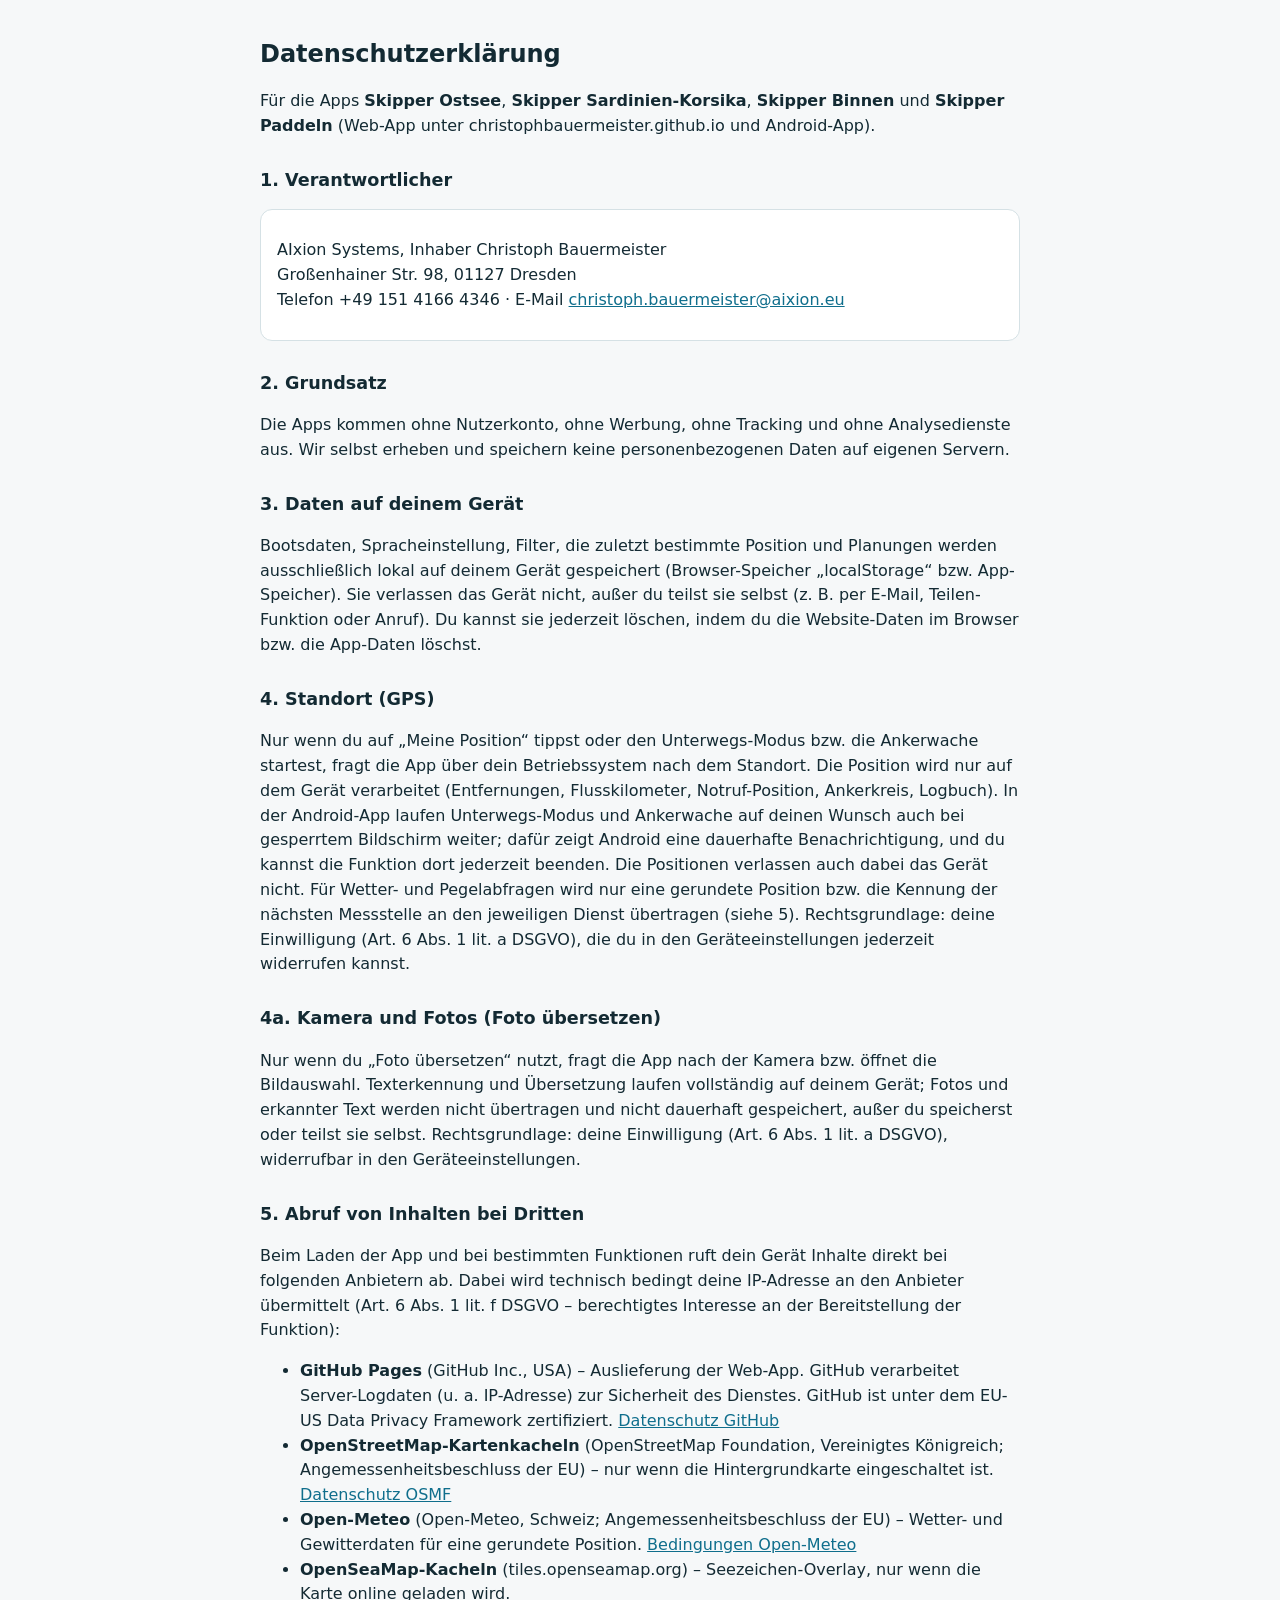
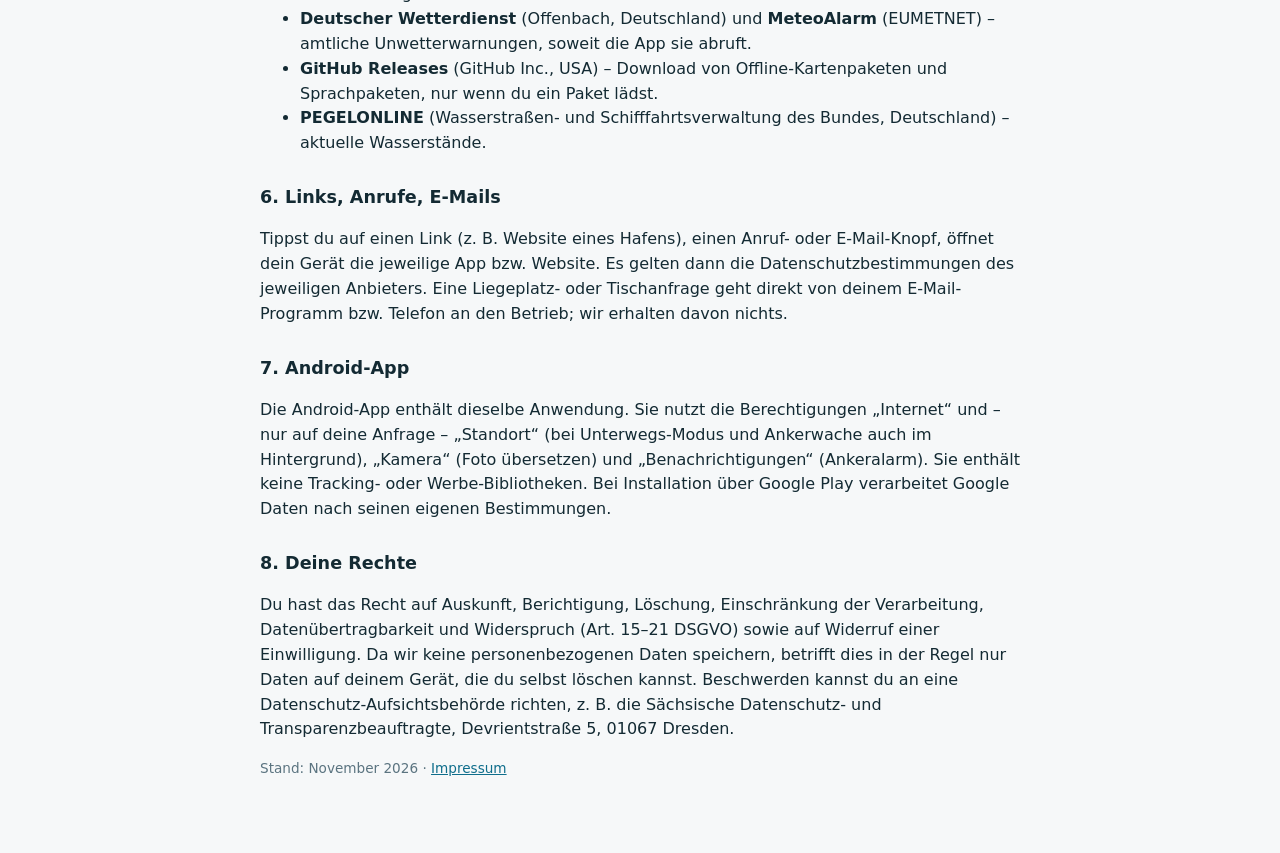
<file: legal/datenschutz.html>
<!DOCTYPE html><html lang="de"><head><meta charset="utf-8"><meta name="viewport" content="width=device-width,initial-scale=1"><title>Datenschutzerklärung – Skipper-Apps</title><link rel="stylesheet" href="style.css"></head><body>
<h1>Datenschutzerklärung</h1>
<p>Für die Apps <b>Skipper Ostsee</b>, <b>Skipper Sardinien-Korsika</b>, <b>Skipper Binnen</b> und <b>Skipper Paddeln</b> (Web-App unter christophbauermeister.github.io und Android-App).</p>
<h2>1. Verantwortlicher</h2>
<div class="box"><p>AIxion Systems, Inhaber Christoph Bauermeister<br>Großenhainer Str. 98, 01127 Dresden<br>Telefon +49 151 4166 4346 · E-Mail <a href="mailto:christoph.bauermeister@aixion.eu">christoph.bauermeister@aixion.eu</a></p></div>
<h2>2. Grundsatz</h2>
<p>Die Apps kommen ohne Nutzerkonto, ohne Werbung, ohne Tracking und ohne Analysedienste aus. Wir selbst erheben und speichern keine personenbezogenen Daten auf eigenen Servern.</p>
<h2>3. Daten auf deinem Gerät</h2>
<p>Bootsdaten, Spracheinstellung, Filter, die zuletzt bestimmte Position und Planungen werden ausschließlich lokal auf deinem Gerät gespeichert (Browser-Speicher „localStorage“ bzw. App-Speicher). Sie verlassen das Gerät nicht, außer du teilst sie selbst (z. B. per E-Mail, Teilen-Funktion oder Anruf). Du kannst sie jederzeit löschen, indem du die Website-Daten im Browser bzw. die App-Daten löschst.</p>
<h2>4. Standort (GPS)</h2>
<p>Nur wenn du auf „Meine Position“ tippst oder den Unterwegs-Modus bzw. die Ankerwache startest, fragt die App über dein Betriebssystem nach dem Standort. Die Position wird nur auf dem Gerät verarbeitet (Entfernungen, Flusskilometer, Notruf-Position, Ankerkreis, Logbuch). In der Android-App laufen Unterwegs-Modus und Ankerwache auf deinen Wunsch auch bei gesperrtem Bildschirm weiter; dafür zeigt Android eine dauerhafte Benachrichtigung, und du kannst die Funktion dort jederzeit beenden. Die Positionen verlassen auch dabei das Gerät nicht. Für Wetter- und Pegelabfragen wird nur eine gerundete Position bzw. die Kennung der nächsten Messstelle an den jeweiligen Dienst übertragen (siehe 5). Rechtsgrundlage: deine Einwilligung (Art. 6 Abs. 1 lit. a DSGVO), die du in den Geräteeinstellungen jederzeit widerrufen kannst.</p>
<h2>4a. Kamera und Fotos (Foto übersetzen)</h2>
<p>Nur wenn du „Foto übersetzen“ nutzt, fragt die App nach der Kamera bzw. öffnet die Bildauswahl. Texterkennung und Übersetzung laufen vollständig auf deinem Gerät; Fotos und erkannter Text werden nicht übertragen und nicht dauerhaft gespeichert, außer du speicherst oder teilst sie selbst. Rechtsgrundlage: deine Einwilligung (Art. 6 Abs. 1 lit. a DSGVO), widerrufbar in den Geräteeinstellungen.</p>
<h2>5. Abruf von Inhalten bei Dritten</h2>
<p>Beim Laden der App und bei bestimmten Funktionen ruft dein Gerät Inhalte direkt bei folgenden Anbietern ab. Dabei wird technisch bedingt deine IP-Adresse an den Anbieter übermittelt (Art. 6 Abs. 1 lit. f DSGVO – berechtigtes Interesse an der Bereitstellung der Funktion):</p>
<ul>
<li><b>GitHub Pages</b> (GitHub Inc., USA) – Auslieferung der Web-App. GitHub verarbeitet Server-Logdaten (u. a. IP-Adresse) zur Sicherheit des Dienstes. GitHub ist unter dem EU-US Data Privacy Framework zertifiziert. <a href="https://docs.github.com/de/site-policy/privacy-policies/github-general-privacy-statement">Datenschutz GitHub</a></li>
<li><b>OpenStreetMap-Kartenkacheln</b> (OpenStreetMap Foundation, Vereinigtes Königreich; Angemessenheitsbeschluss der EU) – nur wenn die Hintergrundkarte eingeschaltet ist. <a href="https://osmfoundation.org/wiki/Privacy_Policy">Datenschutz OSMF</a></li>
<li><b>Open-Meteo</b> (Open-Meteo, Schweiz; Angemessenheitsbeschluss der EU) – Wetter- und Gewitterdaten für eine gerundete Position. <a href="https://open-meteo.com/en/terms">Bedingungen Open-Meteo</a></li>
<li><b>OpenSeaMap-Kacheln</b> (tiles.openseamap.org) – Seezeichen-Overlay, nur wenn die Karte online geladen wird.</li>
<li><b>Deutscher Wetterdienst</b> (Offenbach, Deutschland) und <b>MeteoAlarm</b> (EUMETNET) – amtliche Unwetterwarnungen, soweit die App sie abruft.</li>
<li><b>GitHub Releases</b> (GitHub Inc., USA) – Download von Offline-Kartenpaketen und Sprachpaketen, nur wenn du ein Paket lädst.</li>
<li><b>PEGELONLINE</b> (Wasserstraßen- und Schifffahrtsverwaltung des Bundes, Deutschland) – aktuelle Wasserstände.</li>
</ul>
<h2>6. Links, Anrufe, E-Mails</h2>
<p>Tippst du auf einen Link (z. B. Website eines Hafens), einen Anruf- oder E-Mail-Knopf, öffnet dein Gerät die jeweilige App bzw. Website. Es gelten dann die Datenschutzbestimmungen des jeweiligen Anbieters. Eine Liegeplatz- oder Tischanfrage geht direkt von deinem E-Mail-Programm bzw. Telefon an den Betrieb; wir erhalten davon nichts.</p>
<h2>7. Android-App</h2>
<p>Die Android-App enthält dieselbe Anwendung. Sie nutzt die Berechtigungen „Internet“ und – nur auf deine Anfrage – „Standort“ (bei Unterwegs-Modus und Ankerwache auch im Hintergrund), „Kamera“ (Foto übersetzen) und „Benachrichtigungen“ (Ankeralarm). Sie enthält keine Tracking- oder Werbe-Bibliotheken. Bei Installation über Google Play verarbeitet Google Daten nach seinen eigenen Bestimmungen.</p>
<h2>8. Deine Rechte</h2>
<p>Du hast das Recht auf Auskunft, Berichtigung, Löschung, Einschränkung der Verarbeitung, Datenübertragbarkeit und Widerspruch (Art. 15–21 DSGVO) sowie auf Widerruf einer Einwilligung. Da wir keine personenbezogenen Daten speichern, betrifft dies in der Regel nur Daten auf deinem Gerät, die du selbst löschen kannst. Beschwerden kannst du an eine Datenschutz-Aufsichtsbehörde richten, z. B. die Sächsische Datenschutz- und Transparenzbeauftragte, Devrientstraße 5, 01067 Dresden.</p>
<p class="small">Stand: November 2026 · <a href="impressum.html">Impressum</a></p>
</body></html>
</file>
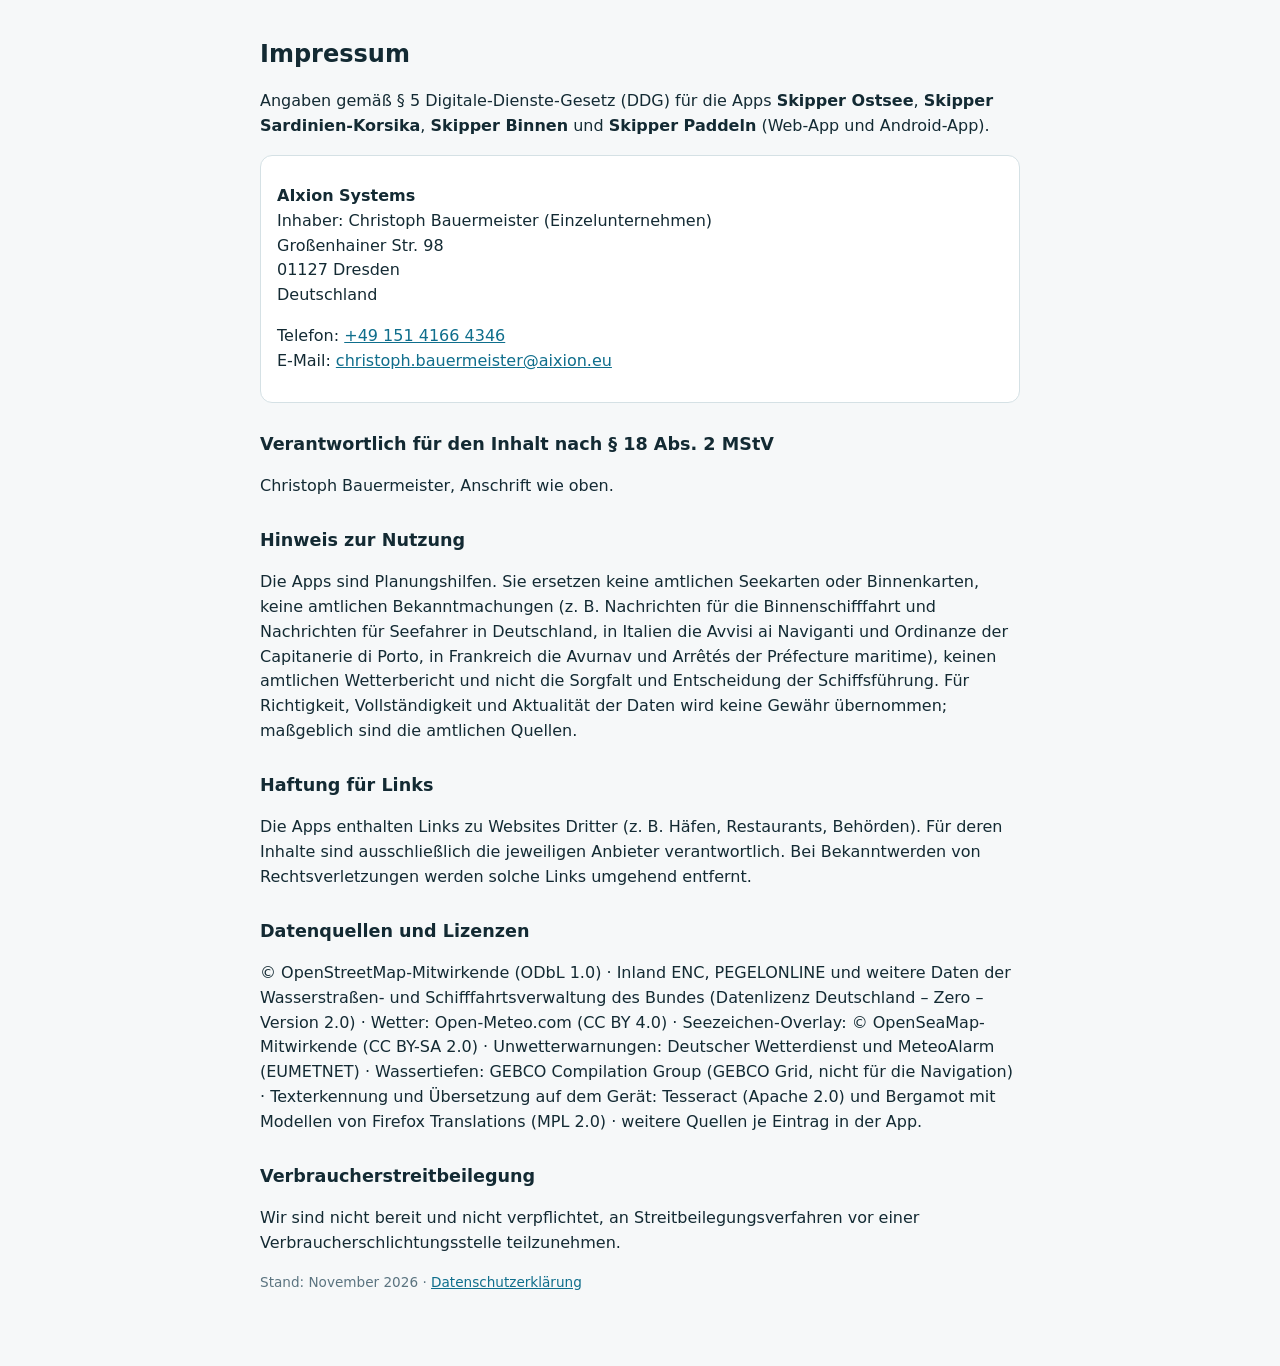
<file: legal/impressum.html>
<!DOCTYPE html><html lang="de"><head><meta charset="utf-8"><meta name="viewport" content="width=device-width,initial-scale=1"><title>Impressum – Skipper-Apps</title><link rel="stylesheet" href="style.css"></head><body>
<h1>Impressum</h1>
<p>Angaben gemäß § 5 Digitale-Dienste-Gesetz (DDG) für die Apps <b>Skipper Ostsee</b>, <b>Skipper Sardinien-Korsika</b>, <b>Skipper Binnen</b> und <b>Skipper Paddeln</b> (Web-App und Android-App).</p>
<div class="box">
<p><b>AIxion Systems</b><br>Inhaber: Christoph Bauermeister (Einzelunternehmen)<br>Großenhainer Str. 98<br>01127 Dresden<br>Deutschland</p>
<p>Telefon: <a href="tel:+4915141664346">+49 151 4166 4346</a><br>E-Mail: <a href="mailto:christoph.bauermeister@aixion.eu">christoph.bauermeister@aixion.eu</a></p>
</div>
<h2>Verantwortlich für den Inhalt nach § 18 Abs. 2 MStV</h2>
<p>Christoph Bauermeister, Anschrift wie oben.</p>
<h2>Hinweis zur Nutzung</h2>
<p>Die Apps sind Planungshilfen. Sie ersetzen keine amtlichen Seekarten oder Binnenkarten, keine amtlichen Bekanntmachungen (z. B. Nachrichten für die Binnenschifffahrt und Nachrichten für Seefahrer in Deutschland, in Italien die Avvisi ai Naviganti und Ordinanze der Capitanerie di Porto, in Frankreich die Avurnav und Arrêtés der Préfecture maritime), keinen amtlichen Wetterbericht und nicht die Sorgfalt und Entscheidung der Schiffsführung. Für Richtigkeit, Vollständigkeit und Aktualität der Daten wird keine Gewähr übernommen; maßgeblich sind die amtlichen Quellen.</p>
<h2>Haftung für Links</h2>
<p>Die Apps enthalten Links zu Websites Dritter (z. B. Häfen, Restaurants, Behörden). Für deren Inhalte sind ausschließlich die jeweiligen Anbieter verantwortlich. Bei Bekanntwerden von Rechtsverletzungen werden solche Links umgehend entfernt.</p>
<h2>Datenquellen und Lizenzen</h2>
<p>© OpenStreetMap-Mitwirkende (ODbL 1.0) · Inland ENC, PEGELONLINE und weitere Daten der Wasserstraßen- und Schifffahrtsverwaltung des Bundes (Datenlizenz Deutschland – Zero – Version 2.0) · Wetter: Open-Meteo.com (CC BY 4.0) · Seezeichen-Overlay: © OpenSeaMap-Mitwirkende (CC BY-SA 2.0) · Unwetterwarnungen: Deutscher Wetterdienst und MeteoAlarm (EUMETNET) · Wassertiefen: GEBCO Compilation Group (GEBCO Grid, nicht für die Navigation) · Texterkennung und Übersetzung auf dem Gerät: Tesseract (Apache 2.0) und Bergamot mit Modellen von Firefox Translations (MPL 2.0) · weitere Quellen je Eintrag in der App.</p>
<h2>Verbraucherstreitbeilegung</h2>
<p>Wir sind nicht bereit und nicht verpflichtet, an Streitbeilegungsverfahren vor einer Verbraucherschlichtungsstelle teilzunehmen.</p>
<p class="small">Stand: November 2026 · <a href="datenschutz.html">Datenschutzerklärung</a></p>
</body></html>
</file>
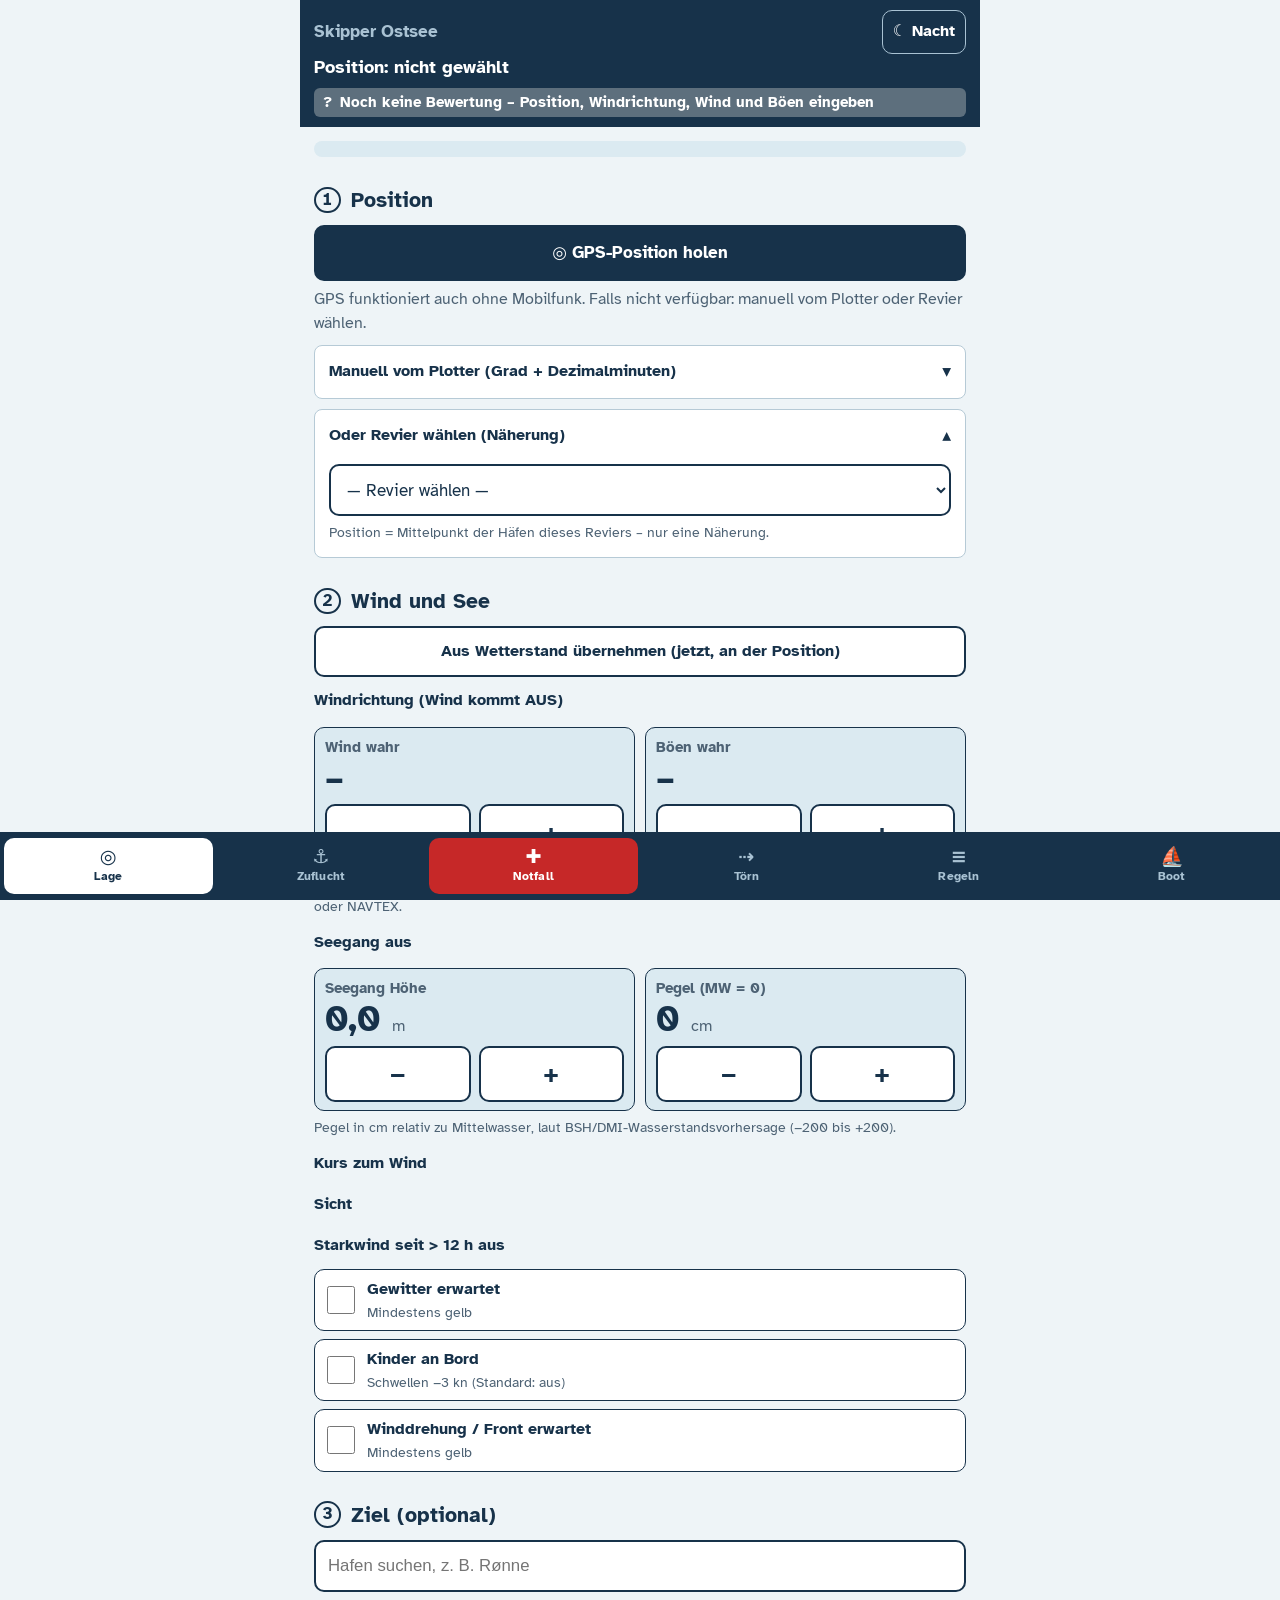
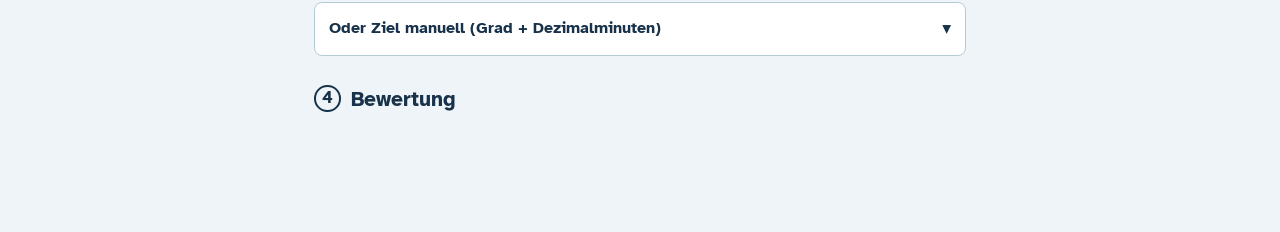
<file: src/app.html>
<!DOCTYPE html>
<html lang="de">
<head>
<meta charset="UTF-8">
<meta name="viewport" content="width=device-width, initial-scale=1.0, viewport-fit=cover">
<meta name="color-scheme" content="light dark">
<meta name="apple-mobile-web-app-capable" content="yes">
<meta name="mobile-web-app-capable" content="yes">
<meta name="apple-mobile-web-app-status-bar-style" content="black-translucent">
<meta name="theme-color" content="#12141f">
<title>Skipper-Assistent Ostsee</title>
<link rel="icon" href="data:image/svg+xml,%3Csvg xmlns='http://www.w3.org/2000/svg' viewBox='0 0 512 512'%3E%3Crect width='512' height='512' fill='%2317324a'/%3E%3Cpath d='M262 150 L392 124 L392 176 Z' fill='%23f2c200'/%3E%3Cpath d='M232 124 a24 24 0 0 1 48 0 Z' fill='%23c4122f'/%3E%3Crect x='236' y='124' width='40' height='28' fill='%23f2c200'/%3E%3Crect x='222' y='150' width='68' height='12' rx='3' fill='%23c4122f'/%3E%3Cpath d='M226 162 h60 l16 190 h-92 Z' fill='%23fff'/%3E%3Cpath d='M221 212 h70 l5 48 h-80 Z M213 302 h86 l4 50 h-94 Z' fill='%23c4122f'/%3E%3Cpath d='M0 352 C43 332 85 332 128 352 S213 372 256 352 S341 332 384 352 S469 372 512 352 V512 H0 Z' fill='%23dbeaf1'/%3E%3Cpath d='M0 392 C43 372 85 372 128 392 S213 412 256 392 S341 372 384 392 S469 412 512 392 V512 H0 Z' fill='%237fa3b8'/%3E%3Cpath d='M0 432 C43 412 85 412 128 432 S213 452 256 432 S341 412 384 432 S469 452 512 432 V512 H0 Z' fill='%232f6690'/%3E%3C/svg%3E">
<style>
/* ===== Theme tokens: day (default), dark (prefers-color-scheme), night (red on black) ===== */
:root{
  --bg:#f3f4f0; --card:#fff; --ink:#12141f; --mute:#4a4e60; --line:#c9cbc2;
  --head:#12141f; --headink:#fff; --headmute:#b9bdd0;
  --accent:#ff5a1f; --accent-ink:#b03a0a; --btn:#fff; --on:#12141f; --onink:#fff;
  --g:#0f7a4d; --gt:#fff; --y:#ffc83d; --yt:#1a1400; --r:#c62828; --rt:#fff; --n:#5a5f70; --nt:#fff; --i:#1f4e8c; --it:#fff;
  --gb:transparent; --yb:transparent; --rb:transparent;
  --rose-full:#12141f; --rose-bg:#e6e8ee; --rose-line:#8a8ea0; --wind:#e8590c; --swell:#1f4e8c;
  --warnbg:#fff3ec; --warnink:#6b2508; --emerg:#c62828;
}
@media (prefers-color-scheme:dark){
  :root:not([data-theme]){
    --bg:#0e1018; --card:#1a1d2b; --ink:#eceef7; --mute:#aeb3c9; --line:#363b55;
    --head:#05060b; --btn:#232738; --on:#eceef7; --onink:#0e1018; --accent-ink:#ff8a57;
    --rose-full:#eceef7; --rose-bg:#2a2e42; --rose-line:#6d7391; --wind:#ff8a57; --swell:#7db4ff;
    --warnbg:#2b1a12; --warnink:#ffd9c4;
  }
}
:root[data-theme="night"]{
  --bg:#000; --card:#120000; --ink:#ff6a5a; --mute:#d9483a; --line:#6a1212;
  --head:#000; --headink:#ff6a5a; --headmute:#c03a2d;
  --accent:#ff3b2a; --accent-ink:#ff6a5a; --btn:#1c0000; --on:#ff3b2a; --onink:#000;
  --g:#1c0000; --gt:#ff8a7a; --gb:#ff6a5a; --y:#4a1400; --yt:#ffb3a0; --yb:#ff8a5a; --r:#d41a1a; --rt:#000; --rb:#ff3b2a; --n:#240808; --nt:#d98a80; --i:#1c0000; --it:#ff8a7a;
  --rose-full:#ff3b2a; --rose-bg:#2a0000; --rose-line:#8a2a22; --wind:#ffd0c8; --swell:#ff9a8a;
  --warnbg:#240000; --warnink:#ff9a8a; --emerg:#d41a1a;
}
*{margin:0;padding:0;box-sizing:border-box;-webkit-tap-highlight-color:transparent}
html{font-size:16px;-webkit-text-size-adjust:100%}
body{font-family:ui-sans-serif,-apple-system,"Segoe UI",Roboto,"Helvetica Neue",Arial,sans-serif;background:var(--bg);color:var(--ink);line-height:1.45;padding-bottom:84px}
.disp{font-family:"Arial Narrow","Helvetica Neue Condensed","Avenir Next Condensed",ui-sans-serif,sans-serif}
.app{max-width:680px;margin:0 auto}
button{font:inherit;color:inherit;touch-action:manipulation}
header{position:sticky;top:0;z-index:20;background:var(--head);color:var(--headink);padding:8px 14px 8px;border-bottom:2px solid var(--line)}
.hrow1{display:flex;align-items:center;gap:8px}
header h1{font-size:1rem;letter-spacing:.05em;text-transform:uppercase;font-weight:700;flex:1;line-height:1.2}
.themebtn{min-height:44px;min-width:48px;border:1.5px solid var(--headmute);border-radius:10px;background:transparent;color:var(--headink);padding:0 10px;font-weight:700;cursor:pointer}
.posline{margin-top:3px;font-size:.95rem;color:var(--headink);line-height:1.3}
.posline.warn{color:#ffd24d;font-weight:700}
.chip-head{margin-top:5px;display:flex;gap:8px;align-items:center;font-weight:700;font-size:.95rem;border-radius:8px;padding:5px 9px;line-height:1.25}
.chip-head.c-g{background:var(--g);color:var(--gt);border:2px solid var(--gb)}
.chip-head.c-y{background:var(--y);color:var(--yt);border:2px dashed var(--yb)}
.chip-head.c-r{background:var(--r);color:var(--rt);border:2px solid var(--rb)}
.chip-head.c-n{background:var(--n);color:var(--nt)}
.chip-head.c-i{background:var(--i);color:var(--it)}
.screen{display:none;padding:14px 14px 24px}
.screen.active{display:block}
h2{font-size:1.05rem;letter-spacing:.05em;text-transform:uppercase;margin:22px 0 8px;color:var(--ink);font-weight:800}
h2:first-child{margin-top:4px}
h3{font-size:1rem;margin:12px 0 4px}
p,.note{font-size:1rem;line-height:1.5}
.note{color:var(--mute);margin-top:6px}
.small{font-size:.875rem}
.card{background:var(--card);border:1.5px solid var(--line);border-radius:12px;padding:13px 14px;margin-top:12px}
.card .t{font-weight:800;letter-spacing:.04em;text-transform:uppercase;font-size:1rem}
.badge{display:inline-block;font-size:.8rem;font-weight:800;letter-spacing:.04em;text-transform:uppercase;padding:2px 8px;border-radius:20px;border:1.5px solid var(--line);background:var(--card);color:var(--ink);vertical-align:1px;line-height:1.35}
.badge.unv{border-style:dashed;border-color:var(--accent-ink);color:var(--accent-ink)}
.badge.ver{border-color:var(--g);color:var(--ink)}
.badge.dark{background:var(--on);color:var(--onink);border-color:var(--on)}
.datenstand{font-size:.95rem;border:1.5px solid var(--line);background:var(--card);border-radius:10px;padding:8px 12px}
.btn{display:flex;align-items:center;justify-content:center;gap:8px;width:100%;min-height:56px;padding:12px 14px;border:2px solid var(--on);border-radius:12px;background:var(--btn);color:var(--ink);font-weight:800;font-size:1.05rem;cursor:pointer;text-align:center}
.btn.prim{background:var(--on);color:var(--onink)}
.btn.sm{min-height:48px;font-size:1rem}
.bcontact{margin-top:6px;font-size:.95rem;line-height:1.45;word-break:break-word}
.banner .bcontact a{color:inherit;text-decoration:underline;font-weight:800}
#tsearch{width:100%;min-height:52px;font-size:1.05rem;padding:8px 12px;border:2px solid var(--on);border-radius:10px;background:var(--btn);color:var(--ink)}
#tsug .btn{width:100%}
details{margin-top:10px;background:var(--card);border:1.5px solid var(--line);border-radius:12px}
summary{min-height:52px;display:flex;align-items:center;padding:8px 14px;font-weight:800;cursor:pointer;list-style:none}
summary::-webkit-details-marker{display:none}
summary::after{content:"▾";margin-left:auto;font-size:1.1rem}
details[open]>summary::after{content:"▴"}
details>.in{padding:2px 14px 14px}
.mapwrap{background:#12141f;border-radius:12px;padding:8px 4px 2px;overflow:hidden}
:root[data-theme="night"] .mapwrap{background:#000;border:1.5px solid var(--line)}
.mapwrap svg{width:100%;height:auto;display:block}
.segdot{cursor:pointer}
.segdot circle.hit{fill:transparent}
.segdot circle.halo{fill:rgba(255,255,255,.12)}
.segdot circle.core{fill:#fff;stroke:#12141f;stroke-width:1.5}
.segdot text{fill:#dfe2f0;font-size:10.5px;font-family:"Arial Narrow",ui-sans-serif,sans-serif;letter-spacing:.02em}
.segdot.sel circle.core{fill:#ff5a1f}
.segdot.sel circle.halo{fill:rgba(255,90,31,.35)}
.segdot.sel text{fill:#fff;font-weight:700}
.segdot.near circle.halo{fill:rgba(255,200,61,.35)}
:root[data-theme="night"] .segdot text{fill:#ff6a5a}
:root[data-theme="night"] .segdot circle.core{fill:#ff6a5a;stroke:#000}
:root[data-theme="night"] .segdot.sel circle.core{fill:#fff}
.mapnote{font-size:.8rem;color:#9aa0b8;padding:2px 8px 8px;letter-spacing:.03em}
select,input[type=text],input[type=number]{width:100%;min-height:52px;font-size:1.05rem;padding:8px 12px;border:2px solid var(--on);border-radius:10px;background:var(--card);color:var(--ink);font-family:inherit}
.grid4{display:grid;grid-template-columns:repeat(4,1fr);gap:8px}
.grid2{display:grid;grid-template-columns:repeat(2,1fr);gap:8px}
.tog{min-height:52px;border:2px solid var(--on);border-radius:10px;background:var(--btn);color:var(--ink);font-weight:800;font-size:1.05rem;cursor:pointer;padding:6px 4px}
.tog[aria-pressed="true"]{background:var(--on);color:var(--onink)}
.span4{grid-column:1/-1}
.knrow{display:grid;grid-template-columns:1fr 1fr;gap:10px}
.knbox{background:var(--card);border:2px solid var(--on);border-radius:12px;padding:8px 10px}
.knbox .lbl{font-size:.85rem;font-weight:800;letter-spacing:.05em;text-transform:uppercase;color:var(--mute)}
.knbox .val{font-size:2.3rem;font-weight:800;line-height:1.1}
.knbox .val small{font-size:1rem;font-weight:500;color:var(--mute)}
.stepper{display:flex;gap:8px;margin-top:6px}
.stepper button{flex:1;min-height:56px;font-size:1.6rem;font-weight:800;border:2px solid var(--on);border-radius:10px;background:var(--btn);color:var(--ink);cursor:pointer;user-select:none;-webkit-user-select:none;-webkit-touch-callout:none}
.stepper button:active{background:var(--on);color:var(--onink)}
.switch{display:flex;align-items:center;gap:12px;min-height:56px;padding:8px 12px;border:2px solid var(--on);border-radius:12px;background:var(--card);cursor:pointer;margin-top:8px;font-weight:700}
.switch input{width:28px;height:28px;flex:none;accent-color:var(--on)}
.switch small{display:block;font-weight:400;color:var(--mute);font-size:.9rem}
.notice{margin-top:8px;font-size:.95rem;padding:8px 12px;border-radius:10px;background:var(--warnbg);color:var(--warnink);border:1.5px solid var(--accent)}
.manual{display:grid;grid-template-columns:auto 1fr 1fr;gap:8px;align-items:center}
.manual label{font-weight:800}
.banner{margin-top:12px;border-radius:12px;padding:12px 14px}
.banner .bt{font-weight:800;font-size:1.2rem;line-height:1.25;text-transform:uppercase;letter-spacing:.02em}
.banner .bd{margin-top:5px;font-size:1rem;line-height:1.45}
.banner .sym{font-size:1.4rem;margin-right:4px}
.b-g{background:var(--g);color:var(--gt);border:2px solid var(--gb)}
.b-y{background:var(--y);color:var(--yt);border:3px dashed var(--yb)}
.b-r{background:var(--r);color:var(--rt);border:3px solid var(--rb)}
.b-n{background:var(--n);color:var(--nt);border:2px dotted var(--line)}
.b-i{background:var(--i);color:var(--it)}
.segwarn{margin-top:12px;background:var(--warnbg);border:1.5px solid var(--accent);border-radius:12px;padding:10px 12px;color:var(--warnink)}
.reffnum{font-size:2rem;font-weight:800;line-height:1.15}
.hcard{display:grid;grid-template-columns:1fr auto;gap:4px 10px;background:var(--card);border:1.5px solid var(--line);border-radius:12px;padding:11px 12px;margin-top:10px}
.hcard.lv-g{border-left:8px solid var(--g)}
.hcard.lv-y{border-left:8px dashed var(--y)}
.hcard.lv-r{border-left:8px solid var(--r)}
.hcard.lv-n{border-left:8px dotted var(--n)}
:root[data-theme="night"] .hcard.lv-g{border-left-color:var(--gb)}
:root[data-theme="night"] .hcard.lv-y{border-left-color:var(--yb)}
:root[data-theme="night"] .hcard.lv-n{border-left-color:var(--mute)}
.hname{font-weight:800;font-size:1.08rem;line-height:1.25}
.chip{display:inline-block;font-weight:800;font-size:.95rem;padding:2px 9px;border-radius:8px;margin:3px 0}
.chip.c-g{background:var(--g);color:var(--gt);border:2px solid var(--gb)}
.chip.c-y{background:var(--y);color:var(--yt);border:2px dashed var(--yb)}
.chip.c-r{background:var(--r);color:var(--rt);border:2px solid var(--rb)}
.chip.c-n{background:var(--n);color:var(--nt)}
.hmeta{font-size:.95rem;color:var(--mute)}
.hmeta b{color:var(--ink)}
.reasons{margin:4px 0 0 18px;font-size:.95rem}
.rose{width:92px;height:92px;flex:none}
.hside{grid-row:1 / span 3;grid-column:2;align-self:start;text-align:center}
.hwide{grid-column:1/-1}
.sectors{font-size:.9rem;margin-top:4px}
.legend{font-size:.875rem;color:var(--mute);margin-top:8px}
.rec{border:2.5px solid var(--g);border-radius:14px;padding:2px 10px 10px;margin-top:12px;background:var(--card)}
:root[data-theme="night"] .rec{border-color:var(--gb)}
.rec .rt{font-weight:800;text-transform:uppercase;letter-spacing:.04em;font-size:.95rem;margin-top:8px}
.rec .hcard{margin-top:6px}
.bigbtn{display:flex;align-items:center;gap:14px;width:100%;min-height:72px;background:var(--emerg);color:#fff;border:3px solid transparent;border-radius:14px;padding:10px 16px;margin-top:10px;text-decoration:none;text-align:left}
:root[data-theme="night"] .bigbtn{color:#000;border-color:#ff3b2a}
.bigbtn .n{font-size:2.1rem;font-weight:800;min-width:92px;line-height:1}
.bigbtn .l{font-size:1rem;line-height:1.3}
.bigbtn.alt{background:var(--head);color:var(--headink);border-color:var(--emerg)}
:root[data-theme="night"] .bigbtn.alt{color:#ff6a5a;background:#1c0000}
.dsc{margin-top:10px;border:3px solid var(--emerg);border-radius:14px;padding:12px 14px;background:var(--card)}
.dsc .bt{font-size:1.2rem;font-weight:800;color:var(--emerg)}
:root[data-theme="night"] .dsc .bt{color:#ff6a5a}
.posbox{font-size:1.65rem;font-weight:800;line-height:1.25;margin-top:8px;word-break:break-word}
.mayday{font-size:1.1rem;line-height:1.7;margin-top:8px}
.mayday .ph{background:var(--y);color:var(--yt);padding:0 6px;border-radius:5px;font-weight:700;border:1px dashed var(--yb)}
.mayday div{padding:3px 0;border-bottom:1px solid var(--line)}
.mayday div:last-child{border-bottom:none}
.fields{display:grid;gap:8px;margin-top:8px}
.fields label{font-weight:800;font-size:.9rem;display:block;margin-bottom:2px}
table.tbl{width:100%;border-collapse:collapse;margin-top:8px;font-size:1rem}
.tbl th,.tbl td{padding:8px 6px;border-bottom:1px solid var(--line);text-align:left;vertical-align:top}
.tbl th{font-size:.85rem;text-transform:uppercase;letter-spacing:.04em;color:var(--mute)}
.kv{display:flex;justify-content:space-between;gap:10px;padding:9px 2px;border-bottom:1px solid var(--line)}
.kv:last-child{border-bottom:none}
.kv b{text-align:right}
ul.tight{padding-left:20px;line-height:1.55}
ul.tight li{margin-bottom:6px}
nav{position:fixed;left:0;right:0;bottom:0;z-index:30;display:flex;background:var(--head);padding:6px 6px calc(6px + env(safe-area-inset-bottom));border-top:2px solid var(--line);gap:6px}
nav button{flex:1;min-height:56px;background:transparent;border:2px solid transparent;border-radius:10px;color:var(--headmute);font-weight:800;font-size:.85rem;letter-spacing:.06em;text-transform:uppercase;cursor:pointer;display:flex;flex-direction:column;align-items:center;justify-content:center;gap:1px}
nav button .ic{font-size:1.3rem;line-height:1}
nav button.on{color:var(--headink);border-color:var(--headink)}
nav button.sos{background:var(--emerg);color:#fff;border-color:var(--emerg)}
nav button.sos.on{border-color:#fff}
:root[data-theme="night"] nav button.sos{background:#d41a1a;color:#000}
:root[data-theme="night"] nav button.sos.on{border-color:#ffb3a0}
.hidden-svg{position:absolute;width:0;height:0;overflow:hidden}
#printdoc{display:none}
.pday{background:var(--card);border:1.5px solid var(--line);border-radius:12px;padding:11px 12px;margin-top:12px}
.pday.lv-g{border-left:8px solid var(--g)}.pday.lv-y{border-left:8px dashed var(--y)}.pday.lv-r{border-left:8px solid var(--r)}.pday.lv-n{border-left:8px dotted var(--n)}
.pday .pt{font-weight:800;font-size:1.05rem;line-height:1.3}
.pday .pl{margin-top:4px;line-height:1.4}
.pchip{display:inline-block;margin-top:6px;padding:3px 8px;border-radius:8px;font-weight:800;font-size:.9rem}
.pchip.b-g{background:var(--g);color:var(--gt)}.pchip.b-y{background:var(--y);color:var(--yt)}.pchip.b-r{background:var(--r);color:var(--rt)}.pchip.b-n{background:var(--n);color:var(--nt)}.pchip.b-i{background:var(--i);color:var(--it)}
.pday ul.pr{margin:6px 0 0 18px;font-size:.95rem;line-height:1.4}
.pn{margin-top:6px;font-weight:700}
table.wp td,table.wp th{padding:3px 4px;font-size:.88rem;white-space:nowrap}
nav button{font-size:.66rem}

/* ===== v2.0 design layer "Seekarte" =====
   Atkinson Hyperlegible (Braille Institute, SIL OFL 1.1) – built for legibility at low vision: sun glare, spray, night.
   Palette from the paper chart: chart navy ink, contour blue lines, shoal tint, IALA lateral red/green, cardinal yellow. */
@font-face{font-family:"Atkinson Hyperlegible";font-style:normal;font-weight:400;font-display:swap;src:url([data-uri]) format("woff2")}
@font-face{font-family:"Atkinson Hyperlegible";font-style:normal;font-weight:700;font-display:swap;src:url([data-uri]) format("woff2")}
:root{
  --bg:#eef4f7; --card:#fff; --ink:#17324a; --mute:#4d6274; --line:#b6cad6; --shoal:#dbeaf1;
  --head:#17324a; --headink:#fff; --headmute:#a9c2d3;
  --btn:#fff; --on:#17324a; --onink:#fff; --accent:#d9480f; --accent-ink:#a63a0c;
  --g:#00804a; --gt:#fff; --y:#f2c200; --yt:#17324a; --r:#c4122f; --rt:#fff; --n:#5d6f7d; --nt:#fff; --i:#2f6690; --it:#fff;
  --warnbg:#fff4e6; --warnink:#6b2a08; --rose-bg:#dbeaf1;
}
@media (prefers-color-scheme:dark){
  :root:not([data-theme]){--bg:#0b1823;--card:#122636;--ink:#e4eef4;--mute:#a3b8c7;--line:#2c4a60;--shoal:#173246;--head:#07121b;--btn:#173246;--on:#e4eef4;--onink:#0b1823;--rose-bg:#173246;--warnbg:#2a1a10;--warnink:#ffd9c4}
}
:root[data-theme="night"]{--shoal:#1c0000}
body{font-family:"Atkinson Hyperlegible",ui-sans-serif,system-ui,sans-serif;font-size:1rem}
.disp{font-family:inherit}
header{border-bottom:0;padding:10px 14px 10px}
header h1{text-transform:none;letter-spacing:0;font-size:1.05rem;font-weight:700;color:var(--headmute)}
.posline{font-size:1.15rem;font-weight:700;font-variant-numeric:tabular-nums;margin-top:2px}
.chip-head{border-radius:6px;margin-top:8px}
h2{text-transform:none;letter-spacing:0;font-size:1.3rem;font-weight:700;margin:28px 0 10px;display:flex;align-items:center;gap:10px}
h2 .step{flex:none;display:inline-grid;place-items:center;width:1.6em;height:1.6em;border-radius:50%;border:2px solid var(--ink);font-size:.8em;line-height:1;font-variant-numeric:tabular-nums}
.card{border-radius:8px;border-width:1px}
.card .t{text-transform:none;letter-spacing:0;font-weight:700;font-size:1.05rem;color:var(--mute)}
.badge{text-transform:none;letter-spacing:0;border-radius:6px;font-weight:700}
.datenstand{border:0;background:var(--shoal);border-radius:8px;font-size:.92rem}
.btn{border-radius:10px;font-weight:700}
.tog{border-radius:10px;font-weight:700}
.knbox{border-radius:10px;border-width:1.5px;background:var(--shoal)}
.knbox .lbl{text-transform:none;letter-spacing:0;font-weight:700;font-size:.95rem}
.knbox .val{font-variant-numeric:tabular-nums}
details{border-radius:8px;border-width:1px}
summary{font-weight:700}
.switch{border-radius:10px;border-width:1.5px}
.hcard,.pday{border-radius:8px;border-width:1px}
.banner{border-radius:8px}
.banner .bt{letter-spacing:0}
table.tbl,table.wp{font-variant-numeric:tabular-nums}
nav{background:var(--head);border-top:0;gap:4px;padding:6px 4px calc(6px + env(safe-area-inset-bottom))}
nav button{text-transform:none;letter-spacing:0;font-size:.78rem;font-weight:700;border-radius:10px;border-width:0}
nav button.on{background:var(--headink);color:var(--head)}
:root[data-theme="night"] nav button.on{background:var(--on);color:var(--onink)}
nav button.sos{border:0}
nav button.sos.on{box-shadow:inset 0 0 0 3px var(--headink)}
:focus-visible{outline:3px solid var(--i);outline-offset:2px}
.pday .pt{font-size:1.15rem;margin-top:1px}
.pday .pd{font-size:.92rem;color:var(--mute);font-weight:700}
table.wp th{text-transform:none;letter-spacing:0}
.tl{margin-top:8px}.tlh{font-size:.9rem;line-height:1.35}
.tlr{display:grid;grid-template-columns:repeat(24,1fr);gap:1px;margin-top:3px}
.tlc{height:14px;border-radius:2px;background:var(--line)}
.tlc.tl-g{background:var(--g)}.tlc.tl-y{background:var(--y)}.tlc.tl-r{background:var(--r)}.tlc.tl-n{background:var(--n)}.tlc.tl-none{background:transparent;border:1px dashed var(--line)}
.tlab{margin-top:1px}.tll{font-size:.68rem;color:var(--mute);white-space:nowrap;overflow:visible}
.mynote textarea{width:100%;font:inherit;font-size:1rem;padding:8px 10px;border:2px solid var(--on);border-radius:10px;background:var(--card);color:var(--ink)}
.switch.sm{min-height:46px;margin-top:0}
.about p{margin-top:6px;line-height:1.45}.about details p{margin-top:4px}
:root{--mapsea:#f4f9fb;--mapland:#ecdfae;--maplandline:#a3925a}
@media (prefers-color-scheme:dark){:root:not([data-theme]){--mapsea:#0f2232;--mapland:#2f3c2c;--maplandline:#5a6d52}}
:root[data-theme="night"]{--mapsea:#000;--mapland:#1a0000;--maplandline:#6a1212}
.tmap{position:relative;margin-top:12px;border:1px solid var(--line);border-radius:8px;overflow:hidden;height:min(62vh,460px);background:var(--mapsea)}
.tmap-svg{width:100%;height:100%;display:block;touch-action:none;cursor:grab;font-family:inherit}
.tmap .sea{fill:var(--mapsea)}
.tmap .land{fill:var(--mapland);stroke:var(--maplandline);stroke-width:1;vector-effect:non-scaling-stroke}
.tmap polyline.leg{fill:none;stroke-width:3.5;stroke-linejoin:round;stroke-linecap:round;vector-effect:non-scaling-stroke;cursor:pointer}
.tmap polyline.leg.sel{stroke-width:6.5}
.tmap .mk{cursor:pointer}.tmap .mk text{fill:#fff;font-weight:700}
.tmap .hkhit{fill:transparent;cursor:pointer}.tmap .hkdot{fill:var(--card);stroke:var(--ink);pointer-events:none}
.tmap .mlab.small{font-weight:600;fill:var(--mute)}
.mpick{margin-top:8px;padding:10px 12px;border:1.5px solid var(--line);border-radius:8px;background:var(--card)}
.hpick{position:relative}.hpick input{width:100%;min-height:52px;font-size:1.05rem;padding:8px 12px;border:2px solid var(--on);border-radius:10px;background:var(--card);color:var(--ink);font-family:inherit}
.hsug{display:flex;flex-direction:column;gap:4px;margin-top:4px}
.hsugb{text-align:left;padding:10px 12px;border:1.5px solid var(--line);border-radius:8px;background:var(--card);color:var(--ink);font:inherit;cursor:pointer}
.hsugb span{color:var(--mute);font-size:.9rem}
.tmap .mlab{fill:var(--ink);stroke:var(--mapsea);paint-order:stroke;font-weight:700;stroke-linejoin:round}
:root[data-theme="night"] #m-tiles,:root[data-theme="night"] #m-seamark{filter:grayscale(1) brightness(.45) sepia(1) hue-rotate(-40deg) saturate(5)}
.tmap-ctl{position:absolute;right:8px;top:8px;display:flex;flex-direction:column;gap:6px}
.mbtn{width:44px;height:44px;border-radius:8px;border:1.5px solid var(--on);background:var(--card);color:var(--ink);font-size:1.3rem;font-weight:700;cursor:pointer}
.tmap-attr{position:absolute;left:0;bottom:0;font-size:.72rem;background:rgba(255,255,255,.85);padding:1px 6px;border-top-right-radius:6px;color:#17324a}
:root[data-theme="night"] .tmap-attr{background:#000;color:var(--mute)}
.pday .pdot{float:right;width:14px;height:14px;border-radius:50%;margin:4px 0 0 8px}
.pday .pt,.pday .pd{cursor:pointer}
.pday.mapsel{outline:3px solid var(--i);outline-offset:1px}
input[type=date],input[type=url]{width:100%;min-height:52px;font-size:1.05rem;padding:8px 12px;border:2px solid var(--on);border-radius:10px;background:var(--card);color:var(--ink);font-family:inherit}
.pchip{border-radius:6px}
@media (prefers-reduced-motion:reduce){*{transition:none!important;animation:none!important}}
/* ===== Ostsee additions ===== */
nav button{font-size:.72rem;letter-spacing:.02em;padding:0 2px}
nav button .ic{font-size:1.2rem}
.tog.sm{min-height:46px;font-size:.95rem}
.grid3{display:grid;grid-template-columns:repeat(3,1fr);gap:8px}
.fgrid{display:grid;grid-template-columns:1fr 1fr;gap:10px;margin-top:8px}
.fgrid label{font-weight:800;font-size:.85rem;display:block;margin-bottom:2px}
.fgrid .full{grid-column:1/-1}
.infobox{margin-top:10px;background:var(--card);border:1.5px solid var(--i);border-left:8px solid var(--i);border-radius:12px}
:root[data-theme="night"] .infobox{border-color:var(--line);border-left-color:var(--rt)}
.infobox summary{min-height:48px;font-size:.95rem}
.infobox .in{font-size:.95rem}
.banner.b-g2{background:var(--card);color:var(--ink);border:2px solid var(--g)}
.hcard .fl{display:inline-block;font-weight:800;font-size:.8rem;border:1.5px solid var(--ink);border-radius:6px;padding:0 5px;margin-right:4px}
.hcard a{color:var(--accent-ink);font-weight:700}
.hcard details{margin-top:6px}
.hcard details summary{min-height:40px;font-size:.9rem}
.reasons li.n,.reasons li.i{color:var(--mute)}
.stufen td,.stufen th{font-size:.9rem}
.tbl.small td,.tbl.small th{font-size:.85rem;padding:6px 4px}
.lamp{display:inline-block;min-width:1.6em;text-align:center;font-weight:800;border-radius:6px;padding:0 4px}
.lamp.g{background:var(--g);color:var(--gt)}
.lamp.y{background:var(--y);color:var(--yt)}
.lamp.r{background:var(--r);color:var(--rt)}
.lamp.n{background:var(--n);color:var(--nt)}
.rline{padding:7px 2px;border-bottom:1px solid var(--line);font-size:.95rem}
.rline:last-child{border-bottom:none}
.rline b{display:block}
.rline .rn{color:var(--mute);font-size:.85rem}
.rline a{color:var(--accent-ink);font-weight:700}
.moreb{margin-top:10px}
.cnt{font-weight:800;margin-top:10px}
.regselect optgroup{font-weight:800}
.bigbtn .n.sm{font-size:1.5rem;min-width:110px}
.hdsc{font-size:.85rem}
/* ===== PRINT (Bordkarte A4) – generated from the same data ===== */
@page{size:A4;margin:8mm 8mm 9mm 8mm}
@media print{
  :root,:root[data-theme]{--bg:#fff;--card:#fff;--ink:#000;--mute:#333;--line:#999;--g:#0f7a4d;--y:#ffc83d;--r:#c62828;--rose-full:#000;--rose-bg:#fff;--emerg:#c62828}
  html{font-size:10pt}
  body{background:#fff;color:#000;padding:0;-webkit-print-color-adjust:exact;print-color-adjust:exact}
  .app,nav,header{display:none!important}
  #printdoc{display:block;font-family:Arial,"Helvetica Neue",sans-serif;font-size:8pt;line-height:1.25}
  #printdoc .pp{break-before:page}
  #printdoc .pp:first-child{break-before:auto}
  #printdoc h1{font-size:13pt;margin:0 0 1mm}
  #printdoc .sub{font-size:8pt;margin-bottom:1.5mm;color:#222}
  #printdoc h2{font-size:9.5pt;margin:2mm 0 1mm;padding:0.5mm 1.5mm;background:#12141f;color:#fff;text-transform:uppercase;letter-spacing:.04em;break-after:avoid}
  #printdoc h2.red{background:#c62828}
  #printdoc .nums{display:grid;grid-template-columns:repeat(3,1fr);gap:1.5mm}
  #printdoc .num{border:1.2pt solid #c62828;border-radius:2mm;padding:0.8mm 1.6mm;break-inside:avoid;font-size:7.5pt}
  #printdoc .num b{font-size:12pt;display:block;line-height:1.1;color:#c62828}
  #printdoc .box{border:1pt solid #444;border-radius:1.5mm;padding:1mm 2mm;margin-top:1.2mm;break-inside:avoid}
  #printdoc .box.red{border:1.6pt solid #c62828}
  #printdoc .box .ln{display:block;border-bottom:0.6pt solid #666;min-height:4.4mm;padding-top:0.8mm}
  #printdoc .two{display:grid;grid-template-columns:1fr 1fr;gap:1.5mm}
  #printdoc table{width:100%;border-collapse:collapse;table-layout:fixed;font-size:7pt}
  #printdoc th{background:#e4e6ee;text-align:left;font-size:7pt;padding:0.6mm 0.9mm;border:0.5pt solid #777}
  #printdoc td{padding:0.5mm 0.9mm;border:0.5pt solid #aaa;vertical-align:top;overflow-wrap:anywhere}
  #printdoc tr{break-inside:avoid}
  #printdoc tbody.pl{break-inside:avoid}
  #printdoc tbody.gh{break-after:avoid}
  #printdoc tbody.gh th{background:#12141f;color:#fff;font-size:7.5pt;letter-spacing:.03em;text-transform:none;break-after:avoid}
  #printdoc tbody.gh.c th{background:#c62828}
  #printdoc tbody.gh tr{break-after:avoid}
  #printdoc .unv{color:#8a3a00;font-weight:700}
  #printdoc .ok{color:#0b5e3a;font-weight:700}
  #printdoc .foot{margin-top:2mm;font-size:7.5pt;border-top:0.8pt solid #000;padding-top:1mm}
  #printdoc .cols2{column-count:2;column-gap:4mm;font-size:7pt}
  #printdoc .cols2 .rb{break-inside:avoid;margin-bottom:1.5mm}
  #printdoc .cols2 h3{font-size:8pt;margin:0 0 0.5mm;background:#e4e6ee;padding:0.3mm 1mm;break-after:avoid}
  a{color:inherit;text-decoration:none}
}
</style>
</head>
<body>
<svg class="hidden-svg" aria-hidden="true" focusable="false"><defs>
  <pattern id="hatch" width="6" height="6" patternUnits="userSpaceOnUse" patternTransform="rotate(45)">
    <rect width="6" height="6" style="fill:var(--rose-bg)"/><line x1="0" y1="0" x2="0" y2="6" style="stroke:var(--rose-full)" stroke-width="2.2"/>
  </pattern></defs></svg>

<div class="app">
<header>
  <div class="hrow1">
    <h1>Skipper Ostsee</h1>
    <button class="themebtn" id="themebtn" aria-pressed="false" title="Nachtmodus (rot auf schwarz)">☾ Nacht</button>
  </div>
  <div class="posline" id="posline">Position: nicht gewählt</div>
  <div class="chip-head c-n" id="overallchip"><span>?</span><span>Noch keine Bewertung – Position, Windrichtung, Wind und Böen eingeben</span></div>
</header>

<!-- ============ LAGE ============ -->
<section class="screen active" id="scr-lage">
  <div class="datenstand" id="datenstand"></div>
  <div class="note small" id="offlinestate"></div>
  <div class="notice" id="boatnote" style="display:none"></div>

  <h2><span class="step">1</span>Position</h2>
  <button class="btn prim" id="btn-gps">◎ GPS-Position holen</button>
  <div class="note" id="gpsmsg">GPS funktioniert auch ohne Mobilfunk. Falls nicht verfügbar: manuell vom Plotter oder Revier wählen.</div>
  <details id="det-manual"><summary>Manuell vom Plotter (Grad + Dezimalminuten)</summary>
    <div class="in">
      <div class="manual">
        <label for="latd">Breite N</label>
        <input type="text" inputmode="numeric" id="latd" placeholder="54" aria-label="Breite Grad">
        <input type="text" inputmode="decimal" id="latm" placeholder="22.6" aria-label="Breite Minuten">
        <label for="lond">Länge E</label>
        <input type="text" inputmode="numeric" id="lond" placeholder="10" aria-label="Länge Grad">
        <input type="text" inputmode="decimal" id="lonm" placeholder="58.8" aria-label="Länge Minuten">
      </div>
      <button class="btn sm" id="btn-manual" style="margin-top:10px">Position übernehmen</button>
      <div class="note small" id="manualmsg">Beispiel: 54 | 22.6 und 10 | 58.8 (Grad | Dezimalminuten, nördl. Breite, östl. Länge).</div>
    </div>
  </details>
  <details id="det-reg" open><summary>Oder Revier wählen (Näherung)</summary>
    <div class="in">
      <select id="regselect" class="regselect" aria-label="Revier wählen"><option value="">— Revier wählen —</option></select>
      <div class="note small">Position = Mittelpunkt der Häfen dieses Reviers – nur eine Näherung.</div>
    </div>
  </details>

  <h2><span class="step">2</span>Wind und See</h2>
  <button class="btn sm" id="btn-wxfill">Aus Wetterstand übernehmen (jetzt, an der Position)</button>
  <div id="wxfillmsg"></div>
  <h3>Windrichtung (Wind kommt AUS)</h3>
  <div class="grid4" id="dirgrid"></div>
  <div class="knrow" style="margin-top:10px">
    <div class="knbox"><div class="lbl">Wind wahr</div><div class="val" id="windval">–</div>
      <div class="stepper"><button data-k="windTrue" data-d="-1" aria-label="Wind minus">−</button><button data-k="windTrue" data-d="1" aria-label="Wind plus">+</button></div></div>
    <div class="knbox"><div class="lbl">Böen wahr</div><div class="val" id="gustval">–</div>
      <div class="stepper"><button data-k="gust" data-d="-1" aria-label="Böen minus">−</button><button data-k="gust" data-d="1" aria-label="Böen plus">+</button></div></div>
  </div>
  <div class="note small">Böen entscheiden, nicht der Mittelwind. Lange drücken = schnell. Werte aus Seewetterbericht, UKW oder NAVTEX.</div>
  <div class="notice" id="gustnotice" style="display:none"></div>

  <h3 style="margin-top:14px">Seegang aus</h3>
  <div class="grid4" id="seadirgrid"></div>
  <div class="knrow" style="margin-top:10px">
    <div class="knbox"><div class="lbl">Seegang Höhe</div><div class="val" id="seaval">0,0 <small>m</small></div>
      <div class="stepper"><button data-k="seaH" data-d="-0.25" aria-label="Seegang minus">−</button><button data-k="seaH" data-d="0.25" aria-label="Seegang plus">+</button></div></div>
    <div class="knbox"><div class="lbl">Pegel (MW = 0)</div><div class="val" id="pegelval">0 <small>cm</small></div>
      <div class="stepper"><button data-k="pegel" data-d="-10" aria-label="Pegel minus">−</button><button data-k="pegel" data-d="10" aria-label="Pegel plus">+</button></div></div>
  </div>
  <div class="note small">Pegel in cm relativ zu Mittelwasser, laut BSH/DMI-Wasserstandsvorhersage (−200 bis +200).</div>

  <h3 style="margin-top:14px">Kurs zum Wind</h3>
  <div class="grid2" id="coursegrid"></div>
  <div class="note small" id="coursemode"></div>
  <button class="btn sm" id="btn-cauto" style="display:none;margin-top:6px">Automatik</button>
  <h3 style="margin-top:14px">Sicht</h3>
  <div class="grid3" id="sichtgrid"></div>
  <h3 style="margin-top:14px">Starkwind seit &gt; 12 h aus</h3>
  <div class="grid4" id="longgrid"></div>

  <label class="switch"><input type="checkbox" id="gewitter"><span>Gewitter erwartet<small>Mindestens gelb</small></span></label>
  <label class="switch"><input type="checkbox" id="kids"><span>Kinder an Bord<small>Schwellen −3 kn (Standard: aus)</small></span></label>
  <label class="switch"><input type="checkbox" id="trend"><span>Winddrehung / Front erwartet<small>Mindestens gelb</small></span></label>

  <h2><span class="step">3</span>Ziel (optional)</h2>
  <input type="search" id="tsearch" placeholder="Hafen suchen, z. B. Rønne" autocomplete="off" aria-label="Zielhafen suchen" class="regselect">
  <div id="tsug"></div>
  <details id="det-tmanual"><summary>Oder Ziel manuell (Grad + Dezimalminuten)</summary>
    <div class="in">
      <div class="manual">
        <label for="tlatd">Breite N</label>
        <input type="text" inputmode="numeric" id="tlatd" placeholder="55" aria-label="Ziel Breite Grad">
        <input type="text" inputmode="decimal" id="tlatm" placeholder="05.8" aria-label="Ziel Breite Minuten">
        <label for="tlond">Länge E</label>
        <input type="text" inputmode="numeric" id="tlond" placeholder="14" aria-label="Ziel Länge Grad">
        <input type="text" inputmode="decimal" id="tlonm" placeholder="41.0" aria-label="Ziel Länge Minuten">
      </div>
      <button class="btn sm" id="btn-tmanual" style="margin-top:10px">Ziel übernehmen</button>
      <div class="note small" id="tmanualmsg"></div>
    </div>
  </details>
  <div class="note" id="tcur"></div>
  <button class="btn sm" id="btn-tclear" style="display:none;margin-top:6px">Ziel löschen</button>

  <h2><span class="step">4</span>Bewertung</h2>
  <div id="result"></div>
</section>

<!-- ============ ZUFLUCHT ============ -->
<section class="screen" id="scr-zuflucht">
  <h2>Zuflucht und Ausweichhäfen</h2>
  <div class="note" id="zinfo"></div>
  <div class="grid3" style="margin-top:10px">
    <button class="tog sm" id="f-refuge" aria-pressed="true">nur Zuflucht</button>
    <button class="tog sm" id="f-fits" aria-pressed="false">passt für mein Boot</button>
    <button class="tog sm" id="f-open" aria-pressed="false">jetzt geöffnet</button>
  </div>
  <div class="grid3" style="margin-top:8px">
    <button class="tog sm" data-fc="DE" aria-pressed="true">DE</button>
    <button class="tog sm" data-fc="DK" aria-pressed="true">DK</button>
    <button class="tog sm" data-fc="SE" aria-pressed="true">SE</button>
  </div>
  <select id="f-region" aria-label="Region filtern" style="margin-top:8px"><option value="">alle Regionen</option></select>
  <div class="cnt" id="zcount"></div>
  <div id="zlist"></div>
</section>

<!-- ============ NOTFALL ============ -->
<section class="screen" id="scr-notfall">
  <h2 style="color:var(--emerg)">Notfall</h2>
  <div class="dsc"><div class="bt">UKW-DSC-Distress zuerst</div>
    <p style="margin-top:4px"><b>Rote DSC-Distress-Taste 5 Sekunden halten</b> → danach MAYDAY auf <b>CH 16</b> sprechen.</p>
    <p class="note">MMSI muss im Gerät programmiert sein.</p></div>

  <div class="note" id="nf-area"></div>
  <div id="nf-nums"></div>

  <h2>Meine Position (für den Notruf)</h2>
  <button class="btn prim" id="btn-mypos" style="min-height:64px">◎ Meine Position</button>
  <div id="myposout" class="card" style="display:none"></div>

  <h2>MAYDAY – zum Vorlesen</h2>
  <div class="card" style="margin-top:0">
    <div class="fields">
      <div><label for="f-pers">Personen an Bord</label><input type="text" inputmode="numeric" id="f-pers" autocomplete="off"></div>
      <div><label for="f-art">Art des Notfalls</label><input type="text" id="f-art" autocomplete="off" placeholder="z. B. Mast gebrochen, Wassereinbruch"></div>
    </div>
    <div class="note small">Name, Rufzeichen und MMSI kommen aus dem Boot-Tab. Gelb = noch auszufüllen.</div>
    <div class="mayday" id="maydaytext"></div>
  </div>
  <div class="card"><div class="t">PAN PAN</div>
    <p style="margin-top:4px">Dringlichkeit <b>ohne</b> unmittelbare Lebensgefahr: gleiches Schema, aber „PAN PAN PAN PAN PAN PAN“ statt „MAYDAY MAYDAY MAYDAY“.</p>
    <div class="mayday" id="panpantext"></div></div>

  <h2>Funk, Wetter, Stellen</h2>
  <div id="funk"></div>
</section>

<!-- ============ REGELN ============ -->
<section class="screen" id="scr-regeln">
  <h2>Regeln und Schwellen</h2>
  <div class="note" id="rg-intro"></div>
  <div class="card"><div class="t">Reff-Plan (scheinbarer Wind)</div><div id="rg-reff"></div></div>
  <div class="card"><div class="t">Ampel unterwegs (Böen wahr)</div><div id="rg-traffic"></div></div>
  <div class="card"><div class="t">Zufluchtsort-Status</div><div id="rg-harbor"></div></div>
  <div class="card"><div class="t">Revier-Gates</div><div id="rg-gates"></div></div>
  <div class="card"><div class="t">Pegel</div><div id="rg-pegel"></div></div>
  <div class="card"><div class="t">Feste Hindernisse &lt; 26 m</div><div id="rg-bridges"></div></div>
  <div class="card"><div class="t">Klappbrücken, Dreh- und Schiebebrücken</div><div id="rg-opening"></div></div>
  <div class="card"><div class="t">Nationalpark- und Schutzgebietsregeln</div><div id="rg-np"></div></div>
  <div class="card"><div class="t">Gefahrengebiete nach Land</div><div id="rg-hazards"></div></div>
  <div class="card"><div class="t">Bekannte Datenlücken</div><div id="rg-gaps"></div></div>
  <div class="card"><div class="t">Datenstand</div><div id="rg-data"></div></div>
  <div class="card" style="border-color:var(--accent)"><div class="t">Wichtig</div>
    <p class="disc" style="margin-top:6px"></p></div>
</section>

<!-- ============ BOOT ============ -->
<section class="screen" id="scr-boot">
  <h2>Boot</h2>
  <div class="notice" id="bt-first" style="display:none">Erster Start: Bitte Bootsprofil prüfen. Tiefen- und Brückenprüfung rechnen mit diesen Werten.</div>
  <div class="fgrid">
    <div class="full"><label for="b-profile">Profil</label><select id="b-profile"></select></div>
    <div class="full"><label for="b-type">Typ</label><select id="b-type"><option value="mono">Einrumpf</option><option value="kat">Katamaran</option></select></div>
    <div><label for="b-loa">Länge (m)</label><input type="text" inputmode="decimal" id="b-loa"></div>
    <div><label for="b-beam">Breite (m)</label><input type="text" inputmode="decimal" id="b-beam"></div>
    <div><label for="b-draft">Tiefgang (m)</label><input type="text" inputmode="decimal" id="b-draft"></div>
    <div><label for="b-margin">Zuschlag unter Kiel (m)</label><input type="text" inputmode="decimal" id="b-margin"></div>
    <div><label for="b-mast">Masthöhe über WL inkl. Antenne (m)</label><input type="text" inputmode="decimal" id="b-mast"></div>
    <div><label for="b-bmargin">Brücken-Sicherheitsabstand (m)</label><input type="text" inputmode="decimal" id="b-bmargin"></div>
    <div><label for="b-speed">Fahrt (kn)</label><input type="text" inputmode="decimal" id="b-speed"></div>
    <div><label for="b-maxleg">max. Etappe (h, leer = bis Sonnenuntergang)</label><input type="text" inputmode="decimal" id="b-maxleg" placeholder="bis Sonnenuntergang"></div>
    <div><label for="b-maxnight">max. Nachtfahrt (h)</label><input type="text" inputmode="decimal" id="b-maxnight"></div>
    <div><label for="b-motor">Motor im Törnplaner</label><select id="b-motor"><option value="nie">nie (nur Segeln)</option><option value="flaute">bei Flaute</option><option value="kreuz">bei Flaute und gegen den Wind</option></select></div>
    <div><label for="b-motorspeed">Fahrt unter Motor (kn)</label><input type="text" inputmode="decimal" id="b-motorspeed"></div>
    <div><label for="b-season">Saison</label><select id="b-season"><option value="auto">automatisch</option><option value="sommer">Sommer</option><option value="vor">Vor-/Nachsaison</option></select></div>
    <div class="full"><label for="b-name">Schiffsname</label><input type="text" id="b-name" autocomplete="off" autocapitalize="characters"></div>
    <div><label for="b-call">Rufzeichen</label><input type="text" id="b-call" autocomplete="off" autocapitalize="characters"></div>
    <div><label for="b-mmsi">MMSI</label><input type="text" inputmode="numeric" id="b-mmsi" autocomplete="off"></div>
  </div>
  <label class="switch"><input type="checkbox" id="b-kids"><span>Kinder an Bord<small>Schwellen −3 kn</small></span></label>
  <label class="switch"><input type="checkbox" id="b-daylight"><span>Ankunft vor Sonnenuntergang<small>Törnplaner, 30 min Puffer</small></span></label>
  <div class="notice" id="bt-mast">Masthöhe am Boot messen (inkl. Antenne/Windex) – Default ist geschätzt.</div>
  <div class="note" id="bt-src" style="display:none"></div>
  <div class="notice" id="bt-kat" style="display:none">Kat: Boxen oft zu schmal – längsseits/Stirnseite.</div>
  <div class="note" id="bt-msg"></div>
  <button class="btn prim" id="bt-confirm" style="margin-top:12px">Profil übernehmen</button>
  <div class="note small">Gespeichert wird nur auf diesem Gerät (localStorage).</div>

  <h2>Über die App</h2>
  <div class="about">
    <p><b>Skipper Ostsee</b> <span id="ab-ver"></span></p>
    <p>Herausgeber: Christoph Bauermeister · kostenlos, ohne Werbung, ohne Nutzerkonto</p>
    <p>Entwicklung: ein Produkt von <b>AIxion Systems</b></p>
    <p class="note small">Planungshilfe. Ersetzt weder Seekarte, Revierführer noch amtlichen Seewetterbericht. Entscheidung liegt beim Skipper.</p>
    <details><summary>Quellen und Lizenzen</summary><div class="in note small">
      <p>Wetter: Open-Meteo.com, Modelle u. a. DWD ICON / ICON-Wave (CC BY 4.0).</p>
      <p>Küstenlinie: GSHHG 2.3.7 (NOAA NCEI, LGPL). Tiefen: GEBCO 2026 Grid (gemeinfrei). Beide nicht für die Navigation.</p>
      <p>Online-Seekarte: © OpenStreetMap-Mitwirkende (ODbL), Seezeichen © OpenSeaMap (CC BY-SA 2.0).</p>
      <p>Hafen-, Brücken- und Funkdaten: Quellen je Eintrag (u. a. Den danske Havnelods, BSH, WSA).</p>
      <p>Schrift: Atkinson Hyperlegible, Braille Institute (SIL Open Font License 1.1).</p>
    </div></details>
  </div>
</section>

<!-- ============ TÖRN (SPEC §14) ============ -->
<section class="screen" id="scr-toern">
  <h2><span class="step">1</span>Wetter</h2>
  <div class="note" id="wxstate"></div>
  <div class="grid2" style="margin-top:8px">
    <button class="btn prim sm" id="btn-wx">↓ Wetter laden (online)</button>
    <button class="btn sm" id="btn-wxplat">Vom Plattform-Backup</button>
  </div>
  <div id="wxmsg"></div>
  <div class="note small">Wetter: Open-Meteo.com, Modelle u. a. DWD ICON / ICON-Wave (CC BY 4.0). Kein amtlicher Seewetterbericht. Abruf nur auf Tippen.</div>
  <details id="det-backup"><summary>Backup (Gerät / Plattform)</summary><div class="in">
    <div class="note" id="bkstate"></div>
    <div class="grid2" style="margin-top:8px"><button class="btn sm" id="btn-export">Export (JSON)</button><label class="btn sm" for="f-import">Import (JSON)</label></div>
    <input type="file" id="f-import" accept="application/json,.json" style="display:none">
    <label for="p-plat" style="display:block;margin-top:10px">Plattform-URL (latest.json)</label>
    <input type="url" id="p-plat" placeholder="https://…/skipper-wx/latest.json" autocomplete="off">
    <div class="note small">Der Collector auf deiner Plattform (Ordner <code>platform/</code> im Repo) lädt dieselben Punkte regelmäßig und archiviert jeden Lauf in PostgreSQL. Schlägt Open-Meteo fehl, holt die App den letzten Stand von dieser URL.</div>
  </div></details>

  <h2><span class="step">2</span>Törn</h2>
  <div class="grid3">
    <button class="tog sm" data-pmode="rund" aria-pressed="true">Rundtörn</button>
    <button class="tog sm" data-pmode="ziel" aria-pressed="false">Ziel</button>
    <button class="tog sm" data-pmode="frei" aria-pressed="false">Frei</button>
  </div>
  <div id="mapbox">
    <div class="tmap" id="tmap"></div>
    <div id="m-pick"></div>
    <div class="note small">Hafen auf der Karte antippen, um ihn als Start, Über-Hafen oder Ziel zu wählen. Nach dem Planen: Tag antippen hebt die Etappe hervor.</div>
    <label class="switch"><input type="checkbox" id="m-online"><span>Seekarte (OpenStreetMap + OpenSeaMap)<small>Lädt nur den Ausschnitt, den du ansiehst. Angesehene Kacheln bleiben offline verfügbar – vor dem Ablegen die Route mit Netz in den nötigen Zoomstufen ansehen.</small></span></label>
    <div class="note small" id="m-tstats"></div>
    <button class="btn sm" id="btn-tclearcache" style="margin-top:6px">Gespeicherte Kartenkacheln löschen</button>
  </div>
  <div class="fgrid" style="margin-top:8px">
    <div class="full"><label for="p-start-q">Start</label><div class="hpick" data-sel="p-start"><input type="search" id="p-start-q" placeholder="Hafen suchen …" autocomplete="off" enterkeyhint="search"><div class="hsug" id="p-start-sug"></div></div><select id="p-start" hidden aria-hidden="true" tabindex="-1"></select></div>
    <div class="full" id="p-zielwrap" style="display:none"><label for="p-ziel-q">Ziel</label><div class="hpick" data-sel="p-ziel"><input type="search" id="p-ziel-q" placeholder="Zielhafen suchen …" autocomplete="off" enterkeyhint="search"><div class="hsug" id="p-ziel-sug"></div></div><select id="p-ziel" hidden aria-hidden="true" tabindex="-1"></select></div>
    <div><label for="p-date">Startdatum</label><input type="date" id="p-date"></div>
    <div><label for="p-days">Tage</label><select id="p-days"></select></div>
    <div><label for="p-dep">Abfahrt</label><select id="p-dep"></select></div>
    <div class="full"><label>Über (optional, in dieser Reihenfolge)</label>
      <div class="hpick" data-sel="p-via1"><input type="search" id="p-via1-q" placeholder="1. Über-Hafen suchen …" autocomplete="off" aria-label="Über-Hafen 1"><div class="hsug" id="p-via1-sug"></div></div><select id="p-via1" hidden aria-hidden="true" tabindex="-1"></select><div class="hpick" data-sel="p-via2" style="margin-top:6px"><input type="search" id="p-via2-q" placeholder="2. Über-Hafen suchen …" autocomplete="off" aria-label="Über-Hafen 2"><div class="hsug" id="p-via2-sug"></div></div><select id="p-via2" hidden aria-hidden="true" tabindex="-1"></select><div class="hpick" data-sel="p-via3" style="margin-top:6px"><input type="search" id="p-via3-q" placeholder="3. Über-Hafen suchen …" autocomplete="off" aria-label="Über-Hafen 3"><div class="hsug" id="p-via3-sug"></div></div><select id="p-via3" hidden aria-hidden="true" tabindex="-1"></select>
      <div class="note small">Z. B. Rund Fünen: über Middelfart und Kerteminde.</div></div>
    <div><label for="p-target">Gesamtstrecke (sm, optional)</label><input type="text" inputmode="numeric" id="p-target" placeholder="z. B. 200"></div>
    <div><label for="p-nights">Nachtfahrten max.</label><select id="p-nights"><option value="0">keine</option><option value="1">1</option><option value="2">2</option><option value="3">3</option></select></div>
    <div><label for="p-afternight">Nach Nachtfahrt</label><select id="p-afternight"><option value="rest">Ruhetag</option><option value="10">weiter ab 10:00</option><option value="11">weiter ab 11:00</option><option value="12">weiter ab 12:00</option><option value="13">weiter ab 13:00</option></select></div>
    <div class="full"><label>Etappe max.</label><div class="note" id="p-legnote" style="margin-top:2px"></div></div>
  </div>
  <button class="btn prim" id="btn-plan" style="margin-top:12px">Törn planen</button>
  <div id="planmsg"></div>
  <div id="planhead"></div>
  <div id="gpxbox" style="display:none">
    <div class="grid2" style="margin-top:8px"><button class="btn sm" id="btn-gpxshare">GPX teilen</button><button class="btn sm" id="btn-gpxsave">GPX speichern</button></div>
    <div class="note small">GPX: eine Route je Segeltag mit Wegpunkten, die Häfen als Wegpunkte. Für Navionics, OpenCPN oder den Plotter – dort auf der Seekarte prüfen.</div>
  </div>
  <div id="planres"></div>
</section>
</div>

<nav>
  <button data-scr="scr-lage" class="on"><span class="ic">◎</span>Lage</button>
  <button data-scr="scr-zuflucht"><span class="ic">⚓</span>Zuflucht</button>
  <button data-scr="scr-notfall" class="sos"><span class="ic">✚</span>Notfall</button>
  <button data-scr="scr-toern"><span class="ic">⇢</span>Törn</button>
  <button data-scr="scr-regeln"><span class="ic">≡</span>Regeln</button>
  <button data-scr="scr-boot"><span class="ic">⛵</span>Boot</button>
</nav>

<div id="printdoc"></div>

<script>
(function(){
'use strict';
/*@@DATA@@*/

/* =====================================================================
   Constants. Nothing here may be invented: values come from SPEC v1
   or from the data files. Rules without a source are "Faustregel".
   ===================================================================== */
var DIRS=['N','NE','E','SE','S','SW','W','NW'];
var DISCLAIMER='Ersetzt weder Seekarte, Revierführer noch amtlichen Seewetterbericht. Entscheidung liegt beim Skipper.';
var TYPE_LABEL={marina:'Marina',hafen:'Hafen',nothafen:'Nothafen'};
var COUNTRY_LABEL={DE:'Deutschland',DK:'Dänemark',SE:'Schweden',PL:'Polen'};
var REFUGE_SHORT={belegt:'B',plan:'P',abgeleitet:'A',grenzfall:'G',notfall:'N'};
var BY_ID={},BR_BY_ID={};
DATA.forEach(function(h){BY_ID[h.id]=h;});
BRIDGES.forEach(function(b){BR_BY_ID[b.id]=b;});

var CONST={
  datenstand:'18.10.2026',appVersion:'2.7.1',
  reff:{base:[18,23,28],names:['Vollzeug','1. Reff','2. Reff','3. Reff + Zuflucht anlaufen']},
  courseFactor:{'am Wind':1.15,'halber Wind':1.05,'raum':0.9,'vorm Wind':0.8},
  courses:['am Wind','halber Wind','raum','vorm Wind'],
  traffic:{yellow:18,red:28},
  offsets:{kids:3,season:3},
  floor:{yellow:12,red:22,reff:[12,17,22]},
  sea:{yellow:1.25,red:2.0},
  harborSea:{yellow:0.5,red:1.0},
  harborGust:{marina:[30,38],hafen:[30,38],nothafen:[30,38]},
  entrance:{yellow:16,red:22},
  crossing:{gust:22,sea:1.5},
  pegel:{info:-60,yellowLow:-100,yellowHigh:100,red:150},
  season:{from:'06-01',to:'08-31'},
  bridgeNearNm:8,hazardNearNm:15,crossingNearNm:15,farNm:20,speed:5.5,sunsetBufferMin:30,
  area:{latMin:53.6,latMax:56.95,lonMin:9.3,lonMax:15.8},
  haff:{latMax:53.95,lonMin:14.0},
  westLon:12.5,
  defaultMast:18.5,
  bridgeList:{maxHeight:26},
  gates:{
    bornholm:{ids:['de-sassnitz','de-lohme','de-glowe','de-breege','dk-klintholm-havn','dk-gedser-lystbaadehavn','se-ystad','se-simrishamn','se-kaaseberga','dk-roenne-havn','dk-hasle-havn','dk-allinge-havn','dk-nexoe-havn','dk-svaneke-havn','dk-gudhjem-havn','dk-christiansoe-havn'],
      box:{latMin:54.45,latMax:55.6,lonMin:13.5,lonMax:14.6},islandLon:14.5},
    anholt:{ids:['dk-anholt-havn','dk-grenaa-marina','dk-grenaa-havn','dk-boennerup-havn','dk-ebeltoft-havn','dk-ebeltoft-skudehavn','dk-hundested-havn','dk-gilleleje-havn','dk-odden-havn'],
      box:{latMin:56.35,latMax:56.85,lonMin:11.0,lonMax:11.95}}
  },
  /* keys whose thresholds are Faustregeln (no official source) */
  target:{kreuzenTwa:45,amWindTwa:75,halbTwa:111,raumTwa:151,kreuzFactor:1.41,bridgeLineNm:7},
  /* SPEC §14 – planner weights and limits are Faustregeln */
  plan:{cost:{g:0,y:4,n:6,r:60},night:{g:0,y:3,n:5,r:60},stay:2,perNm:0.08,nightLeg:3,noCapMaxH:16,motorWindKn:6,motorSpeed:6,afterNightMinH:1,nightEstFactor:1.15,nightLatestDepH:2,maxNights:3,maxNightH:24,maxNightMin:10,maxNightMax:36,targetW:0.12,targetPace:0.5,nightMinFrac:0.6,nightCand:60,zielPerNm:0.05,zielGo:0.25,comfort:0.7,longH:0.5,kreuz:2,shallow:0.15,revisit:3,revisitNm:2,minLegNm:5,beam:40,chunkNm:3,bridgeNm:0.3,
    fogM:1000,thunder:[95,96,99],confDays:[3,5],nightFromHour:15,snapNoteNm:0.3,maxLegH:8,maxLegMin:3,maxLegMax:14,defaultStart:'de-heiligenhafen-marina',
    disclaimer:'Planungshilfe. Netz aus Küstenlinie (GSHHG) und Tiefenmodell (GEBCO) – nicht für die Navigation. Jede Etappe in der Seekarte prüfen. Ab Tag 4 nur Trend – täglich neu planen.'},
  timeline:{steps:24,stepH:3},
  map:{baseUrl:'https://tile.openstreetmap.org/{z}/{x}/{y}.png',seamarkUrl:'https://tiles.openseamap.org/seamark/{z}/{x}/{y}.png',tileMin:5,tileMax:16,maxTiles:48,pickZ:8.2,allLabelZ:9.5,keepTiles:4000,tileMaxAgeD:30,zMin:5,zMax:15,zFitMax:11,labelZ:8.5},
  wx:{forecastUrl:'https://api.open-meteo.com/v1/forecast',marineUrl:'https://marine-api.open-meteo.com/v1/marine',
    hourly:'wind_speed_10m,wind_direction_10m,wind_gusts_10m,weather_code,visibility',marineHourly:'wave_height,wave_direction',days:7,keep:20,exportKeep:5,maxAgeH:12,hardAgeH:48},
  faustregel:['plan','target','sea','harborSea','harborGust','entrance','crossing','offsets','season','bridgeMargin','reff','traffic']
};
var DEFAULT_BOAT={profile:'',name:'',call:'',mmsi:'',type:'mono',loa:10.50,beam:3.30,draft:1.55,mast:19.0,margin:0.3,bridgeMargin:1.0};

function buildProfiles(){
  // owner-confirmed boat first = default; mast/draft are owner statements (19.10.2026)
  var out=[{id:'owner-dehler35-cws',label:'Dehler 35 CWS (BJ 1994, Flachkiel)',type:'mono',loa:10.50,beam:3.30,draft:1.55,mast:19.0,margin:0.3,bridgeMargin:1.0,
    note:'Länge/Breite: sailboatdata (CWS). Tiefgang und Masthöhe (19,0 m inkl. Antenne und Windex): Angabe Eigner 19.10.2026.',mastOwner:true}];
  (BOATS.variants||[]).forEach(function(v){
    if(!v.loa_m||!v.keels||!v.keels.length)return;
    var base=String(v.name).replace(/\s*\(.*$/,''),yr=String(v.years||'').replace(/\s*\(.*$/,'').trim();
    v.keels.forEach(function(k){
      var kn=String(k.name).replace(/\s*\(.*$/,'');
      out.push({id:v.id+'|'+kn,label:base+' ('+yr+', '+kn+')',type:'mono',loa:v.loa_m,beam:v.beam_m,draft:k.draft_m,
        mast:v.mast_above_wl_m==null?null:CONST.defaultMast,margin:0.3,bridgeMargin:1.0});
    });
  });
  out.push({id:'kat',label:'Katamaran (eigene Werte)',type:'kat',loa:null,beam:null,draft:null,mast:null,margin:0.3,bridgeMargin:1.0});
  out.push({id:'custom',label:'Eigene Werte',type:'mono'});
  return out;
}
var PROFILES=buildProfiles();
DEFAULT_BOAT.profile=PROFILES[0].id;

/* ---------- small helpers ---------- */
function isNum(x){return typeof x==='number'&&isFinite(x);}
function num(x){if(x===null||x===undefined||x==='')return null;var n=Number(String(x).replace(',','.'));return isFinite(n)?n:null;}
function pad(n){return (n<10?'0':'')+n;}
function fm(x){return String(Math.round(x*100)/100).replace('.',',');}        // metres, up to 2 decimals
function fmr(x){var s=fm(x);return s.indexOf(',')<0?s+',0':s;}   // reserve: at least one decimal
function f1(x){return (Math.round(x*10)/10).toFixed(1).replace('.',',');}
function fsig(p){return (p>0?'+':p<0?'−':'')+Math.abs(p);}
function lt(a,b){return a<b-1e-9;}
function ge(a,b){return a>=b-1e-9;}
function toRad(x){return x*Math.PI/180;}
function haversineNm(a,b){
  var R=3440.065,dLat=toRad(b.lat-a.lat),dLon=toRad(b.lon-a.lon);
  var h=Math.sin(dLat/2)*Math.sin(dLat/2)+Math.cos(toRad(a.lat))*Math.cos(toRad(b.lat))*Math.sin(dLon/2)*Math.sin(dLon/2);
  return 2*R*Math.asin(Math.min(1,Math.sqrt(h)));
}
function bearingDeg(a,b){
  var p1=toRad(a.lat),p2=toRad(b.lat),dl=toRad(b.lon-a.lon);
  var y=Math.sin(dl)*Math.cos(p2),x=Math.cos(p1)*Math.sin(p2)-Math.sin(p1)*Math.cos(p2)*Math.cos(dl);
  return (Math.round(Math.atan2(y,x)*180/Math.PI)+360)%360;
}
/* ---- target: rhumb line, course to wind (v1.4) ---- */
var WIND_DEG={N:0,NE:45,E:90,SE:135,S:180,SW:225,W:270,NW:315};
function rhumb(a,b){
  var R=3440.065,p1=toRad(a.lat),p2=toRad(b.lat),dphi=Math.log(Math.tan(Math.PI/4+p2/2)/Math.tan(Math.PI/4+p1/2));
  var dl=toRad(b.lon-a.lon);if(dl>Math.PI)dl-=2*Math.PI;if(dl<-Math.PI)dl+=2*Math.PI;
  var dp=p2-p1,q=Math.abs(dphi)>1e-12?dp/dphi:Math.cos(p1);
  var c=Math.atan2(dl,dphi)*180/Math.PI;
  return {course:(c+360)%360,dist:Math.sqrt(dp*dp+q*q*dl*dl)*R};
}
function courseToWind(windDir,course){
  var wd=WIND_DEG[windDir];if(wd===undefined||course===null||course===undefined||!isFinite(course))return null;
  var K=CONST.target,rel=((wd-course)%360+360)%360,twa=Math.abs(((wd-course+540)%360)-180);
  var side=twa<0.5?'von vorn':twa>179.5?'von achtern':(rel>0&&rel<180?'von Steuerbord':'von Backbord');
  var label,rc,kr=false;
  if(twa<K.kreuzenTwa){label='Kreuzen (Ziel liegt im Wind)';rc='am Wind';kr=true;}
  else if(twa<K.amWindTwa){label='am Wind';rc='am Wind';}
  else if(twa<K.halbTwa){label='halber Wind';rc='halber Wind';}
  else if(twa<K.raumTwa){label='raum';rc='raum';}
  else{label='vorm Wind';rc='vorm Wind';}
  return {twa:twa,side:side,label:label,reffCourse:rc,kreuzen:kr};
}
function segDistNm(p,a,b){
  var k=Math.cos(toRad(a.lat)),ax=a.lon*60*k,ay=a.lat*60,bx=b.lon*60*k,by=b.lat*60,px=p.lon*60*k,py=p.lat*60;
  var dx=bx-ax,dy=by-ay,l2=dx*dx+dy*dy,u=l2>0?((px-ax)*dx+(py-ay)*dy)/l2:0;u=Math.max(0,Math.min(1,u));
  var qx=ax+u*dx,qy=ay+u*dy;return Math.sqrt((px-qx)*(px-qx)+(py-qy)*(py-qy));
}
function normTarget(t){
  if(!t||typeof t!=='object')return null;
  var h=t.id&&BY_ID[t.id]?BY_ID[t.id]:null,lat=h?h.lat:Number(t.lat),lon=h?h.lon:Number(t.lon);
  if(!isFinite(lat)||!isFinite(lon))return null;
  return {lat:lat,lon:lon,id:h?h.id:(t.id||null),name:h?h.name:(t.name||formatPos({lat:lat,lon:lon}))};
}
function formatDM(v,isLat){
  var hemi=isLat?(v>=0?'N':'S'):(v>=0?'E':'W');
  var t=Math.round(Math.abs(v)*600),deg=Math.floor(t/600),min=(t%600)/10;
  var dd=String(deg);while(dd.length<(isLat?2:3))dd='0'+dd;
  var mm=min.toFixed(1).replace('.',',');if(mm.length<4)mm='0'+mm;
  return dd+'°'+mm+'′ '+hemi;
}
function formatPos(p){return formatDM(p.lat,true)+' '+formatDM(p.lon,false);}
function parseDM(deg,min){
  var d=parseFloat(String(deg).replace(',','.')),m=parseFloat(String(min===''||min==null?'0':min).replace(',','.'));
  if(!isFinite(d)||!isFinite(m)||d<0||m<0||m>=60||String(deg).trim()==='')return NaN;
  return d+m/60;
}
function isOutOfArea(p){var a=CONST.area;return !(p.lat>=a.latMin&&p.lat<=a.latMax&&p.lon>=a.lonMin&&p.lon<=a.lonMax);}
function nm1(x){return x.toFixed(1).replace('.',',');}
function fmtEta(h){var m=Math.round(h*60),hh=Math.floor(m/60),mm=m%60;return (hh>0?hh+' h ':'')+(mm<10&&hh>0?'0':'')+mm+' min';}

/* EU summer time: last Sunday March 01:00 UTC .. last Sunday October 01:00 UTC */
function lastSundayUTC(y,m){var d=new Date(Date.UTC(y,m+1,0,1,0,0));d.setUTCDate(d.getUTCDate()-d.getUTCDay());return d.getTime();}
function euOffset(ms){var y=new Date(ms).getUTCFullYear();return (ms>=lastSundayUTC(y,2)&&ms<lastSundayUTC(y,9))?2:1;}
function utcToLocal(hhmm,ms){
  var p=String(hhmm).split(':'),off=euOffset(ms),t=((+p[0])*60+(+p[1])+off*60)%1440;
  var h=Math.floor(t/60),m=t%60;
  return {text:pad(h)+':'+pad(m),label:off===2?'MESZ':'MEZ',offset:off};
}
function localParts(ms){
  var off=euOffset(ms),d=new Date(ms+off*3600000);
  return {y:d.getUTCFullYear(),m:d.getUTCMonth()+1,d:d.getUTCDate(),hh:d.getUTCHours(),mm:d.getUTCMinutes(),ss:d.getUTCSeconds(),off:off,md:pad(d.getUTCMonth()+1)+'-'+pad(d.getUTCDate())};
}
function localClock(ms){var p=localParts(ms);return pad(p.hh)+':'+pad(p.mm)+':'+pad(p.ss)+' '+(p.off===2?'MESZ':'MEZ');}
function utcClock(ms){var d=new Date(ms);return pad(d.getUTCHours())+':'+pad(d.getUTCMinutes())+':'+pad(d.getUTCSeconds())+' UTC';}
function hhmmLocal(ms){var p=localParts(ms);return pad(p.hh)+':'+pad(p.mm);}

/* ---------- sun (NOAA algorithm) ---------- */
function sunTimes(lat,lon,date){
  var ms=(date instanceof Date)?date.getTime():Number(date);
  var d=new Date(ms),y=d.getUTCFullYear(),mo=d.getUTCMonth(),da=d.getUTCDate();
  var noon=Date.UTC(y,mo,da,12),jd=noon/86400000+2440587.5,T=(jd-2451545)/36525;
  var rad=Math.PI/180,deg=180/Math.PI;
  var L0=(280.46646+T*(36000.76983+T*0.0003032))%360;
  var M=357.52911+T*(35999.05029-0.0001537*T),e=0.016708634-T*(0.000042037+0.0000001267*T),Mr=M*rad;
  var C=Math.sin(Mr)*(1.914602-T*(0.004817+0.000014*T))+Math.sin(2*Mr)*(0.019993-0.000101*T)+Math.sin(3*Mr)*0.000289;
  var omega=125.04-1934.136*T,lam=L0+C-0.00569-0.00478*Math.sin(omega*rad);
  var eps0=23+(26+((21.448-T*(46.815+T*(0.00059-T*0.001813))))/60)/60,eps=eps0+0.00256*Math.cos(omega*rad);
  var decl=Math.asin(Math.sin(eps*rad)*Math.sin(lam*rad));
  var yy=Math.tan(eps*rad/2);yy=yy*yy;
  var eq=4*deg*(yy*Math.sin(2*L0*rad)-2*e*Math.sin(Mr)+4*e*yy*Math.sin(Mr)*Math.cos(2*L0*rad)-0.5*yy*yy*Math.sin(4*L0*rad)-1.25*e*e*Math.sin(2*Mr));
  var midnight=Date.UTC(y,mo,da);
  function at(zenith){
    var c=(Math.cos(zenith*rad)/(Math.cos(lat*rad)*Math.cos(decl)))-Math.tan(lat*rad)*Math.tan(decl);
    if(c>1||c<-1)return null;
    var ha=Math.acos(c)*deg;
    return {rise:midnight+(720-4*(lon+ha)-eq)*60000,set:midnight+(720-4*(lon-ha)-eq)*60000};
  }
  var s=at(90.833),c=at(96);
  var o={sunriseMs:s?s.rise:null,sunsetMs:s?s.set:null,dawnMs:c?c.rise:null,duskMs:c?c.set:null};
  o.sunrise=s?hhmmLocal(s.rise):null;o.sunset=s?hhmmLocal(s.set):null;o.dawn=c?hhmmLocal(c.rise):null;o.dusk=c?hhmmLocal(c.set):null;
  o.sunsetMin=s?localParts(s.set).hh*60+localParts(s.set).mm:null;
  o.label=euOffset(noon)===2?'MESZ':'MEZ';
  return o;
}

/* ---------- state normalisation ---------- */
function normBoat(b){
  var o=Object.assign({},DEFAULT_BOAT,b||{});
  ['loa','beam','draft','mast','margin','bridgeMargin'].forEach(function(k){o[k]=num(o[k]);});
  o.type=o.type==='kat'?'kat':'mono';
  return o;
}
function normalize(raw){
  var s=Object.assign({},raw||{});
  s.kids=!!s.kids;s.trend=!!s.trend;s.gewitter=!!s.gewitter;
  s.course=CONST.courseFactor[s.course]?s.course:'am Wind';
  s.dir=DIRS.indexOf(s.dir)>=0?s.dir:null;
  s.seaDir=DIRS.indexOf(s.seaDir)>=0?s.seaDir:null;
  s.longWind=DIRS.indexOf(s.longWind)>=0?s.longWind:null;
  var sh=Number(s.seaH);s.seaH=isFinite(sh)?Math.min(3,Math.max(0,Math.round(sh*4)/4)):0;
  var pg=Number(s.pegel);s.pegel=isFinite(pg)?Math.min(200,Math.max(-200,Math.round(pg))):0;
  s.sicht=['gut','maessig','nebel'].indexOf(s.sicht)>=0?s.sicht:'gut';
  s.season=['auto','sommer','vor'].indexOf(s.season)>=0?s.season:'auto';
  s.windTrue=(s.windTrue===null||s.windTrue===undefined||s.windTrue==='')?null:Number(s.windTrue);
  s.gust=(s.gust===null||s.gust===undefined||s.gust==='')?null:Number(s.gust);
  if(s.windTrue!==null&&!isFinite(s.windTrue))s.windTrue=null;
  if(s.gust!==null&&!isFinite(s.gust))s.gust=null;
  s.gustFixed=false;
  if(s.windTrue!==null&&s.gust!==null&&s.gust<s.windTrue){s.gust=s.windTrue;s.gustFixed=true;}
  var sd=Number(s.speed);s.speed=(isFinite(sd)&&sd>0)?sd:CONST.speed;
  var nw=Number(s.now);s.now=(isFinite(nw)&&nw>0)?nw:Date.now();
  s.boat=normBoat(s.boat);
  s.target=normTarget(s.target);
  s.courseMode=s.courseMode==='manual'?'manual':'auto';
  s.courseAuto=false;
  // with target, position and wind direction the course to wind is derived automatically unless set manually
  if(s.target&&s.pos&&s.dir&&s.courseMode==='auto'){
    var ct=courseToWind(s.dir,rhumb(s.pos,s.target).course);
    if(ct){s.course=ct.reffCourse;s.courseAuto=true;}
  }
  return s;
}
function offSeason(s){
  if(s.season==='sommer')return false;
  if(s.season==='vor')return true;
  var md=localParts(s.now).md;
  return !(md>=CONST.season.from&&md<=CONST.season.to);
}
/* All thresholds that move with children aboard / off-season. Every rule in the logic reads from here. */
function effThresholds(state){
  var s=normalize(state),k=s.kids?1:0,v=offSeason(s)?1:0,off=k*CONST.offsets.kids+v*CONST.offsets.season,F=CONST.floor;
  return {kids:k,season:v,offset:off,
    reff:{base:CONST.reff.base.map(function(x,i){return Math.max(F.reff[i],x-off);})},
    traffic:{yellow:Math.max(F.yellow,CONST.traffic.yellow-off),red:Math.max(F.red,CONST.traffic.red-off)},
    entrance:{yellow:CONST.entrance.yellow-off,red:CONST.entrance.red-off},
    crossing:{gust:CONST.crossing.gust-off}};
}
function offsetNote(T){
  var p=[];if(T.kids)p.push('Kinder');if(T.season)p.push('Vor-/Nachsaison');
  return p.length?' ('+p.join(' + ')+': −'+T.offset+' kn)':'';
}
function apparentWind(gust,course){
  var f=CONST.courseFactor[course]||CONST.courseFactor['am Wind'];
  return Math.ceil(gust*f-1e-9);
}
function reffLevel(apparent,ks){
  var st=(ks&&typeof ks==='object')?ks:{kids:!!ks,season:'sommer'};
  var t=effThresholds(st).reff.base,i=apparent>=t[2]?3:apparent>=t[1]?2:apparent>=t[0]?1:0;
  return {idx:i,name:CONST.reff.names[i],level:i===0?'g':i===3?'r':'y',thresholds:t};
}
function reffStufe(state){
  var s=normalize(state);
  if(s.gust===null)return null;
  var a=apparentWind(s.gust,s.course),r=reffLevel(a,s);
  return {apparent:a,idx:r.idx,name:r.name,level:r.level,thresholds:r.thresholds,course:s.course,kids:s.kids};
}

/* ---------- boat / bridges ---------- */
function boatNeeds(boat){
  var b=normBoat(boat),miss=[];
  var depthOk=isNum(b.draft)&&b.draft>0&&isNum(b.margin)&&b.margin>=0;
  var bridgeOk=isNum(b.mast)&&b.mast>0&&isNum(b.bridgeMargin)&&b.bridgeMargin>=0;
  var dimOk=isNum(b.loa)&&b.loa>0&&isNum(b.beam)&&b.beam>0;
  if(!depthOk)miss.push('Tiefgang/Zuschlag');if(!bridgeOk)miss.push('Masthöhe/Sicherheitsabstand');if(!dimOk)miss.push('Länge/Breite');
  return {boat:b,depthOk:depthOk,bridgeOk:bridgeOk,dimOk:dimOk,missing:miss,
    need:depthOk?Math.round((b.draft+b.margin)*100)/100:null,
    mastNeed:bridgeOk?Math.round((b.mast+b.bridgeMargin)*100)/100:null};
}
var DATE_RE=/\d{2}\.\d{2}\.(?:-|\d{2,4})/;
function bridgeCheck(b,boat,pegel){
  var N=boatNeeds(boat),bt=N.boat,p=(isNum(pegel)?pegel:0)/100,kind=b.kind,closed=b.clearanceClosed_m;
  var ref=b.clearanceRef&&b.clearanceRef!=='unbekannt'?'bei '+b.clearanceRef:'Bezug unbekannt';
  var showNote=b.note&&(DATE_RE.test(b.note)||(b.verified&&b.verified.clearance===false))?b.note:null;
  var r;
  if(kind==='fest'||kind==='freileitung'){
    if(closed==null)r={level:'y',text:'Durchfahrtshöhe unbekannt – Seekarte prüfen ('+b.name+')'};
    else if(!N.bridgeOk)r={level:'n',text:'Bootsdaten fehlen (Masthöhe/Sicherheitsabstand)',boatdata:true};
    else{
      var frei=closed-Math.max(0,p),res=frei-N.mastNeed;
      if(lt(frei,N.mastNeed))r={level:'r',text:'Mast '+fm(bt.mast)+' m passt nicht unter '+b.name+' ('+fm(closed)+' m '+ref+(p>0?', Pegel +'+Math.round(p*100)+' cm abgezogen':'')+'; nötig '+fm(N.mastNeed)+' m inkl. Abstand)'};
      else if(!(b.verified&&b.verified.clearance===true)){
        var rs=Math.round(res*100)/100;
        if(rs<3)r={level:'y',text:'Höhe ungeprüft, Reserve nur '+fmr(rs)+' m – Seekarte/Bekanntmachung prüfen ('+b.name+')',reserve:rs,unverified:true};
        else r={level:'i',text:'Höhe ungeprüft ('+b.name+', Reserve '+fmr(rs)+' m)',reserve:rs,unverified:true};
      }
      else r={level:'g',text:'passt unter '+b.name+' (Reserve '+fmr(res)+' m)',reserve:Math.round(res*100)/100};
    }
  }else{
    var op='nur zu Öffnungszeiten ('+b.name+')'+(b.opening?' – Zeiten und Kontakt siehe unten':' – Zeiten unbekannt');
    if(!N.bridgeOk&&closed!=null)r={level:'n',text:'Bootsdaten fehlen (Masthöhe/Sicherheitsabstand)',boatdata:true};
    else if(closed==null||!N.bridgeOk||lt(closed-Math.max(0,p),N.mastNeed))r={level:'y',text:op};
    else r={level:'i',text:op+' – Mast passt auch geschlossen'};
  }
  r.note=showNote;r.bridge=b;
  return r;
}

/* ---------- geography ---------- */
function nearestOf(pos,list){
  var best=null,bd=1e9;
  list.forEach(function(x){var d=haversineNm(pos,x);if(d<bd){bd=d;best=x;}});
  return {item:best,dist:bd};
}
function seaAreaOf(pos){
  if(!pos)return null;
  var best=null,ba=1e9;
  SEAAREAS.forEach(function(a){
    var b=a.bbox;if(!b||b.length!==4)return;
    if(pos.lon>=b[0]&&pos.lon<=b[2]&&pos.lat>=b[1]&&pos.lat<=b[3]){
      var ar=(b[2]-b[0])*(b[3]-b[1]);
      if(ar<ba){ba=ar;best=a;}
    }
  });
  return best?{id:best.id,name:best.name,org:best.org,label:'Seegebiet ≈ '+best.name+' (Grenzen ungeprüft)'}:null;
}
function inHaff(pos){return pos.lat<CONST.haff.latMax&&pos.lon>CONST.haff.lonMin;}
function countryOf(pos){
  if(!pos)return [];
  var n=nearestOf(pos,DATA),list=[n.item.country];
  DATA.forEach(function(h){if(list.indexOf(h.country)<0&&haversineNm(pos,h)<=CONST.crossingNearNm)list.push(h.country);});
  if(inHaff(pos)&&list.indexOf('PL')<0)list.push('PL');
  return list;
}

/* =====================================================================
   PURE LOGIC (exposed on window.SKIPPER for tests)
   ===================================================================== */
var RANK={g:1,y:2,r:3};
function worst(a,b){return (RANK[b]||0)>(RANK[a]||0)?b:a;}
var RANK2={g:1,y:2,n:3,r:4};   // harbours: r > n > y > g (a known red reason is never hidden by "unknown")

/* BSH label for a water level (cm) taken from radio.json (DE water_level) */
function pegelLabel(p){
  try{
    var wl=RADIO.filter(function(r){return r.country==='DE';})[0].water_level,list,best=null;
    if(p>0){list=wl.high_m.value;list.forEach(function(x){if(p>=x.from*100-1e-9)best=x;});}
    else{list=wl.low_m.value;list.forEach(function(x){if(p<=x.from*100+1e-9)best=x;});}
    return best?best.label:null;
  }catch(e){return null;}
}
function pegelLevel(state){
  var s=normalize(state),P=CONST.pegel,p=s.pegel,lab=pegelLabel(p);
  if(p>=P.red)return {level:'r',text:'Pegel '+fsig(p)+' cm: '+(lab||'schwere Sturmflut')+' (BSH-Stufe ≥ '+fsig(P.red)+' cm). Häfen/Stege prüfen, Tiefen und Brückenhöhen ändern sich.'};
  if(p>=P.yellowHigh)return {level:'y',text:'Pegel '+fsig(p)+' cm: '+(lab||'Sturmflut')+' (BSH-Stufe ≥ '+fsig(P.yellowHigh)+' cm). Durchfahrtshöhen verringern sich um den Pegelstand.'};
  if(p<=P.yellowLow)return {level:'y',text:'Pegel '+fsig(p)+' cm: '+(lab||'Niedrigwasserwarnung')+' (BSH-Stufe ≤ '+fsig(P.yellowLow)+' cm). Wassertiefen verringern sich.'};
  if(p<=P.info)return {level:'i',text:'Pegel '+fsig(p)+' cm: Niedrigwasser – BSH meldet ab '+fsig(P.info)+' cm per NAVTEX. Wassertiefen verringern sich (Tiefenprüfung berücksichtigt den Pegel).'};
  return null;
}

function generalLevel(state){
  var s=normalize(state),T=effThresholds(s),lvl='g',title='FAHRBAR',txt='',why=[],ctx=offsetNote(T);
  var haveBase=s.gust!==null;
  if(haveBase){
    var y=T.traffic.yellow,r=T.traffic.red,reff=reffLevel(apparentWind(s.gust,s.course),s);
    if(s.gust>=r){lvl='r';txt='Böen '+s.gust+' kn (wahr) ≥ '+r+' kn'+ctx+'. Nicht mehr auf offener See sein – nächsten geschützten Platz aus der Liste anlaufen.';}
    else if(s.gust>=y){lvl='y';txt='Böen '+s.gust+' kn (wahr), Schwelle '+y+'–'+(r-1)+' kn'+ctx+'. Segelführung: '+reff.name+'. Ausweichhafen vor Etappenbeginn festlegen, Crew briefen.';}
    else txt='Böen '+s.gust+' kn (wahr) unter '+y+' kn'+ctx+'.';
  }
  function bump(l,t){lvl=worst(lvl,l);why.push(t);}
  if(s.seaH>=CONST.sea.red)bump('r','Seegang '+fm(s.seaH)+' m ≥ '+fm(CONST.sea.red)+' m');
  else if(s.seaH>=CONST.sea.yellow)bump('y','Seegang '+fm(s.seaH)+' m ≥ '+fm(CONST.sea.yellow)+' m (kurze, steile Ostseewelle)');
  if(s.sicht==='nebel')bump('y','Nebel: Radar/AIS, Schallsignale, Verkehrstrennungsgebiete meiden');
  if(s.gewitter)bump('y','Gewitter: Hafen vorher erreichen, Reff früh');
  var pg=pegelLevel(s);
  if(pg&&pg.level!=='i')bump(pg.level,pg.text);
  if(!haveBase&&!why.length)return null;
  title=lvl==='r'?'NICHT EMPFOHLEN – ZUFLUCHT ANLAUFEN':lvl==='y'?'FAHRBAR MIT EINSCHRÄNKUNG':'FAHRBAR';
  if(why.length)txt=(txt?txt+' ':'')+'Zusätzlich: '+why.join('; ')+'.';
  return {level:lvl,title:title,text:txt};
}

/* ---------- gates ---------- */
function infoItem(id,title,text){return {id:id,level:'i',title:title,text:text};}
function tokensOfRegion(region){
  return String(region||'').split(/\s*\/\s*|\s+–\s+|,/).map(function(x){return x.trim();}).filter(function(x){return x.length>=4;});
}
function crossingGate(s,T,pos,id,def,titles){
  var near=nearestOf(pos,def.ids.map(function(i){return BY_ID[i];}).filter(Boolean));
  var b=def.box,inBox=pos.lat>=b.latMin&&pos.lat<=b.latMax&&pos.lon>=b.lonMin&&pos.lon<=b.lonMax;
  if(!(near.dist<=CONST.crossingNearNm||inBox))return null;
  var why=[];
  if(s.gust!==null&&s.gust>=T.crossing.gust)why.push('Böen '+s.gust+' kn ≥ '+T.crossing.gust+' kn'+offsetNote(T));
  if(s.seaH>=CONST.crossing.sea)why.push('Seegang '+fm(s.seaH)+' m ≥ '+fm(CONST.crossing.sea)+' m');
  if(s.sicht==='nebel')why.push('Nebel');
  if(!why.length)return null;
  return {id:id,level:'r',title:titles(pos),text:titles.text+' Auslöser: '+why.join('; ')+'. (Schwellen: Faustregel)'};
}
function gates(s,pos,T){
  var out=[],info=[],bridges=[];
  if(!pos)return {gates:out,info:info,bridges:bridges};
  var G=CONST.gates;
  // 1 Bornholm
  var tb=function(p){return p.lon>=G.bornholm.islandLon?'ÜBERFAHRT NICHT BEGINNEN – AUF BORNHOLM BLEIBEN':'BORNHOLM-ÜBERFAHRT NICHT BEGINNEN';};
  tb.text='Offene See, Großschifffahrt, unterwegs kein Zufluchtsort.';
  var g1=crossingGate(s,T,pos,'bornholm',G.bornholm,tb);if(g1)out.push(g1);
  // 2 Anholt / Kattegat
  var ta=function(){return 'ANHOLT-/KATTEGAT-ÜBERFAHRT NICHT BEGINNEN';};
  ta.text='Offene See, unterwegs kein Zufluchtsort.';
  var g2=crossingGate(s,T,pos,'anholt',G.anholt,ta);if(g2)out.push(g2);
  // 3 traffic separation scheme
  HAZARDS.forEach(function(hz){
    if(hz.type!=='vtg'||!hz.geom||!hz.geom.center)return;
    var c={lat:hz.geom.center[0],lon:hz.geom.center[1]},d=haversineNm(pos,c);
    if(d>CONST.hazardNearNm)return;
    var txt='VTG/Großschifffahrt: rechtwinklig queren, AIS. '+hz.name+' – Abstand zum Mittelpunkt ≈ '+nm1(d)+' sm, Gebietsgrenze nicht belegt.';
    if(s.sicht==='nebel')out.push({id:'vtg',level:'y',title:'VERKEHRSTRENNUNGSGEBIET BEI NEBEL',text:txt+' Bei Nebel meiden.'});
    else info.push(infoItem('vtg','Verkehrstrennungsgebiet in der Nähe',txt));
  });
  // 4 bridges
  BRIDGES.forEach(function(b){
    var d=haversineNm(pos,b);
    if(d>CONST.bridgeNearNm)return;
    var c=bridgeCheck(b,s.boat,s.pegel),id='bridge-'+b.id,dd=' (≈ '+nm1(d)+' sm)';
    var txt=c.text+dd+(c.note?' · Hinweis aus den Daten: '+c.note:'');
    // bridges never colour the overall light; they get their own block
    if(c.level==='r'||c.level==='y')bridges.push({id:id,bid:b.id,level:c.level,title:c.level==='r'?'MAST PASST NICHT':'PRÜFEN',text:txt});
    else if(c.level==='n')bridges.push({id:id,bid:b.id,level:'y',title:'BOOTSDATEN FEHLEN',text:txt});
    else bridges.push({id:id,bid:b.id,level:c.level==='g'?'g':'i',title:b.name,text:txt});
  });
  // 5 hazards near (centre point only) + region-matched hazards without geometry
  var nh=nearestOf(pos,DATA).item,toks=tokensOfRegion(nh.region),shown=0;
  HAZARDS.forEach(function(hz){
    if((hz.type==='vtg'&&hz.geom&&hz.geom.center)||hz.type==='befahrensverbot')return;
    if(hz.geom&&hz.geom.center){
      var d=haversineNm(pos,{lat:hz.geom.center[0],lon:hz.geom.center[1]});
      if(d<=CONST.hazardNearNm)info.push(infoItem('hz-'+hz.id,'Gefahrengebiet: '+hz.name,(hz.warn||'Keine Angabe')+' – Abstand zum Mittelpunkt ≈ '+nm1(d)+' sm, Gebietsgrenze nicht belegt.'));
    }else if(hz.warn){
      var hay=(hz.name+' '+hz.warn).toLowerCase();
      var hit=toks.some(function(t){return hay.indexOf(t.toLowerCase())>=0;});
      if(hit&&shown<4){shown++;info.push(infoItem('hz-'+hz.id,'Hinweis Revier: '+hz.name,hz.warn));}
    }
  });
  // 6 trend
  if(s.trend)out.push({id:'trend',level:'y',title:'WINDDREHUNG / FRONT ERWARTET',text:'Ankerplatz muss auch bei gedrehtem Wind halten – nur Plätze mit Schutz in beiden Richtungen oder Hafen.'});
  // 7 long-lasting strong wind
  if(s.longWind){
    var west=pos.lon<CONST.westLon,d7=s.longWind;
    if(west&&(d7==='SW'||d7==='W'))info.push(infoItem('longwind','Starkwind seit > 12 h aus '+d7,'Pegel fällt in der westlichen Ostsee (Faustregel). Tiefen in Häfen mit Niedrigwasser-Angabe beachten.'));
    else if(west&&(d7==='N'||d7==='NE'||d7==='E'))info.push(infoItem('longwind','Starkwind seit > 12 h aus '+d7,'Pegel steigt (Faustregel). Durchfahrtshöhen und Stege prüfen.'));
    else info.push(infoItem('longwind','Starkwind seit > 12 h aus '+d7,'Wasserstand beobachten (BSH/DMI-Wasserstandsvorhersage).'));
  }
  // 8 Stettiner Haff
  if(inHaff(pos)){
    var pl=RADIO.filter(function(r){return r.id==='pl-mrcc-gdynia';})[0],extra='';
    if(pl){
      var v=pl.vhf?(' UKW CH '+(pl.vhf.distress||16)+(pl.vhf.sar_working?', Arbeitskanal '+pl.vhf.sar_working:'')):'';
      extra=' Notruf:'+v+(pl.tel&&pl.tel[0]?', Tel. '+pl.tel[0]:'')+'.';
    }
    info.push(infoItem('haff','Stettiner Haff','Grenze DE/PL im Haff; polnische Zuständigkeit MRCC Gdynia.'+extra));
  }
  // season info
  if(T.season)info.push(infoItem('saison','Vor-/Nachsaison','Kälteschock – Rettungsweste tragen; früher Sonnenuntergang; viele Häfen/Services geschlossen.'));
  return {gates:out,info:info,bridges:bridges};
}

/* ---------- harbour status ---------- */
function protOf(h,d){return h.prot?h.prot[d]:null;}
function protKnown(h){return !!h.prot&&DIRS.some(function(d){return h.prot[d]!=null;});}
function seasonOutside(h,s){
  var se=h.season;
  if(!se||typeof se!=='object'||!se.open||!se.close)return null;
  var md=localParts(s.now).md,o=se.open,c=se.close,inside=(o<=c)?(md>=o&&md<=c):(md>=o||md<=c);
  function dm(x){return x.slice(3)+'.'+x.slice(0,2)+'.';}
  return inside?null:dm(o)+'–'+dm(c);
}
function harborStatus(h,state){
  var s=normalize(state),T=effThresholds(s),items=[],N=boatNeeds(s.boat),b=N.boat,p=s.pegel/100;
  function add(level,text,cat,noLevel){items.push({level:level,text:text,cat:cat||'',noLevel:!!noLevel});}
  var dir=s.dir;
  // 1 wind protection
  if(!protKnown(h))add('n','Schutz unbekannt – nicht einplanen','prot');
  else if(!dir)add('n','Windrichtung wählen','input');
  else{
    var pr=protOf(h,dir);
    if(pr==='full')add('g','geschützt bei Wind aus '+dir,'prot');
    else if(pr==='part')add('y','nur eingeschränkt geschützt bei Wind aus '+dir+' (Schwell/Böen möglich)','prot');
    else if(pr==='open')add('r','offen gegen Wind aus '+dir,'prot');
    else add('n','Schutz bei Wind aus '+dir+' unbekannt','prot');
  }
  // 2 entrance
  var ent=h.entranceOpen||[];
  if(dir&&ent.indexOf(dir)>=0&&s.gust!==null){
    var uv=(h.verified&&h.verified.entrance)?'':' (Sektor ungeprüft)';
    if(s.gust>=T.entrance.red)add('r','Ansteuerung bei auflandigem Wind gefährlich (Böen '+s.gust+' kn ≥ '+T.entrance.red+' kn)'+uv,'entrance');
    else if(s.gust>=T.entrance.yellow)add('y','Ansteuerung bei auflandigem Wind schwierig (Böen '+s.gust+' kn ≥ '+T.entrance.yellow+' kn)'+uv,'entrance');
  }
  // 3 sea state
  var open=(h.swellOpen||[]).concat(ent);
  if(s.seaDir&&s.seaH>0&&open.indexOf(s.seaDir)>=0){
    if(s.seaH>=CONST.harborSea.red)add('r','Seegang aus '+s.seaDir+' ('+fm(s.seaH)+' m) steht in Einfahrt/Hafen – gefährlich','sea');
    else if(s.seaH>=CONST.harborSea.yellow)add('y','Seegang aus '+s.seaDir+' ('+fm(s.seaH)+' m): Einfahrt/Liegeplatz unruhig','sea');
  }
  // 4 gusts by type
  var lim=CONST.harborGust[h.type];
  if(lim&&s.gust!==null){
    if(s.gust>=lim[1])add('r','Böen '+s.gust+' kn ≥ '+lim[1]+' kn: für '+TYPE_LABEL[h.type]+' zu viel','gust');
    else if(s.gust>=lim[0])add('y','Böen '+s.gust+' kn ≥ '+lim[0]+' kn: für '+TYPE_LABEL[h.type]+' grenzwertig','gust');
  }
  // 5 depth
  var dE=h.depthEntrance_m,dMin=h.depthBerthMin_m,dMax=h.depthBerthMax_m;
  if(!N.depthOk)add('n','Bootsdaten fehlen (Tiefgang/Zuschlag)','boatdata');
  else{
    if(h.maxDraft_m!=null&&lt(h.maxDraft_m,b.draft))add('r','Hafen nennt max. Tiefgang '+fm(h.maxDraft_m)+' m (Boot: '+fm(b.draft)+' m)','depth');
    var eKnown=dE!=null,bKnown=dMax!=null||dMin!=null;
    if(!eKnown&&!bKnown)add('n','Tiefe unbekannt','depth');
    else{
      if(!eKnown)add('y','Einfahrtstiefe unbekannt','depth');
      else if(lt(dE+p,N.need))add('r','Einfahrtstiefe '+fm(dE)+' m'+(p?' '+fsig(Math.round(p*100))+' cm Pegel':'')+' < '+fm(N.need)+' m (Tiefgang + Zuschlag)','depth');
      if(!bKnown)add('y','Liegeplatztiefe unbekannt','depth');
      else if(dMax!=null&&lt(dMax+p,N.need))add('r','Liegeplatztiefe max. '+fm(dMax)+' m'+(p?' '+fsig(Math.round(p*100))+' cm Pegel':'')+' < '+fm(N.need)+' m','depth');
      else if(dMax!=null&&dMin!=null&&lt(dMin+p,N.need))add('y','nur an den tiefsten Plätzen ('+fm(dMin)+'–'+fm(dMax)+' m, nötig '+fm(N.need)+' m)','depth');
      else if(dMax==null&&dMin!=null&&lt(dMin+p,N.need))add('y','Liegeplatztiefe ab '+fm(dMin)+' m, Maximum unbekannt (nötig '+fm(N.need)+' m)','depth');
    }
    // surge (only with long-lasting strong wind)
    if(h.surge&&s.longWind){
      (h.surge.low||[]).forEach(function(x){
        if(x.dirs&&x.dirs.indexOf(s.longWind)>=0&&isNum(x.m)){
          var vals=[dE,dMax!=null?dMax:dMin].filter(function(v){return v!=null;});
          if(vals.length&&vals.some(function(v){return lt(v+p-x.m,N.need);}))add('y','bei anhaltendem Wind aus '+s.longWind+' bis −'+fm(x.m)+' m (Lotse): Tiefe wird knapp','depth');
        }
      });
      (h.surge.high||[]).forEach(function(x){
        if(x.dirs&&x.dirs.indexOf(s.longWind)>=0&&isNum(x.m))add('g','bei anhaltendem Wind aus '+s.longWind+' bis +'+fm(x.m)+' m Hochwasser (Lotse)','surge',true);
      });
    }
  }
  // 6 bridges on the approach
  var bboat=false;
  (h.bridgeIds||[]).forEach(function(id){
    var br=BR_BY_ID[id];if(!br)return;
    var c=bridgeCheck(br,s.boat,s.pegel);
    if(c.level==='n'){if(!bboat){bboat=true;add('n','Bootsdaten fehlen (Masthöhe/Sicherheitsabstand)','boatdata');}}
    else if(c.level==='r'||c.level==='y')add(c.level,'Zufahrt: '+c.text,'bridge');
    else add(c.level==='g'?'g':'i','Zufahrt: '+c.text,'bridge',true);
  });
  // 7 dimensions
  if(h.maxLoa_m!=null||h.maxBeam_m!=null){
    if(!N.dimOk)add('n','Bootsdaten fehlen (Länge/Breite)','boatdata');
    else{
      if(h.maxLoa_m!=null&&lt(h.maxLoa_m,b.loa))add('r','Hafen erlaubt max. Länge '+fm(h.maxLoa_m)+' m (Boot: '+fm(b.loa)+' m)','dim');
      if(h.maxBeam_m!=null&&lt(h.maxBeam_m,b.beam))add('r','Hafen erlaubt max. Breite '+fm(h.maxBeam_m)+' m (Boot: '+fm(b.beam)+' m)','dim');
    }
  }
  if(b.type==='kat'&&h.catFriendly===false)add('y','Katamaran: Boxen oft zu schmal – längsseits/Stirnseite','dim');
  // 8 season
  var so=seasonOutside(h,s);
  if(so)add('y','außerhalb der Saison ('+so+') – Service evtl. geschlossen','season');
  // 9 refuge classification
  var rl=h.refugeLevel,label=null;
  if(rl==='belegt')label='Zuflucht (Quelle)';
  else if(rl==='plan')label='Zuflucht (aus amtlichem Hafenplan abgeleitet)';
  else if(rl==='abgeleitet')label='Zuflucht (abgeleitet, ungeprüft)';
  else if(rl==='grenzfall'){
    var m=/Grenzfall:\s*(.+?)(?:\.(?:\s|$)|$)/.exec(h.note||''),why=m?m[1].trim():'Begründung siehe Hafenhinweis';
    label='Grenzfall: '+why;add('y','Grenzfall: '+why,'refuge');
  }else if(rl==='notfall'){
    label='Berufshafen – nur im Notfall, Hafenkontor rufen';add('y',label,'refuge');
  }else add('n','nicht als Zuflucht eingestuft','refuge',true);
  // 10 unverified
  var unverified=h.protSource!=='quelle';
  var lvl='g';
  items.forEach(function(i){if(!i.noLevel&&(RANK2[i.level]||0)>RANK2[lvl])lvl=i.level;});
  if(lvl==='g'&&unverified)add('g',(h.protSource==='plan'||h.protSource==='quelle+plan'||h.protSource==='abgeleitet')?'Sektoren aus Plan/Lage abgeleitet':'Sektoren ungeprüft','prot',true);
  function sr(i){return i.noLevel?(i.level==='n'?1.6:i.level==='y'?1.7:0.5):(RANK2[i.level]||0.4);}
  items.sort(function(a,b2){return sr(b2)-sr(a);});
  return {level:lvl,items:items,reasons:items.map(function(i){return i.text;}),unverified:unverified,refugeLabel:label,refugeLevel:rl||null};
}

/* ---------- list / recommendation ---------- */
function sunItem(status,pos,h,eta,s,sun){
  if(!sun||sun.sunsetMs==null)return;
  var arr=s.now+eta*3600000;
  if(arr>sun.sunsetMs-CONST.sunsetBufferMin*60000){
    status.items.push({level:'y',text:'Ankunft nach Sonnenuntergang ('+sun.sunset+')',cat:'sun',noLevel:false});
    status.reasons.push('Ankunft nach Sonnenuntergang ('+sun.sunset+')');
    if(status.level==='g')status.level='y';
  }
}
function rank(state){
  var s=normalize(state);
  if(!s.pos)return [];
  var sun=sunTimes(s.pos.lat,s.pos.lon,s.now);
  var list=DATA.map(function(h){
    var d=haversineNm(s.pos,h),st=harborStatus(h,s),eta=d/s.speed;
    sunItem(st,s.pos,h,eta,s,sun);
    return {h:h,status:st,dist:Math.round(d*10)/10,brg:bearingDeg(s.pos,h),eta:eta};
  });
  list.sort(function(a,b){return a.dist-b.dist;});
  return list;
}
var GREEN_REFUGE={belegt:1,plan:1,abgeleitet:1};
function recommend(list){
  var green=null,belegt=null,fb=null;
  list.forEach(function(it){
    var rl=it.h.refugeLevel;
    if(it.status.level==='g'&&GREEN_REFUGE[rl]&&!green)green=it;
    if(it.status.level==='g'&&rl==='belegt'&&!belegt)belegt=it;
    if(rl&&it.status.level==='y'&&!fb)fb=it;
  });
  var far=!green||green.dist>=CONST.farNm;
  return {green:green,belegt:(belegt&&(!green||belegt.h.id!==green.h.id))?belegt:null,far:far,fallback:far?fb:null};
}
function itemsOf(it){return (it.status||it).items||[];}
function fitsBoat(it){
  return !itemsOf(it).some(function(i){
    return (['depth','bridge','dim'].indexOf(i.cat)>=0&&i.level==='r')||(i.cat==='boatdata'&&i.level==='n');
  });
}
function isOpenNow(it){return !itemsOf(it).some(function(i){return i.cat==='season';});}
/* f: {refuge, fits, open, countries:{DE:true,..}, region} */
function filterList(list,f,state){
  f=f||{};
  return list.filter(function(it){
    var h=it.h;
    if(f.refuge&&!h.refugeLevel)return false;
    if(f.fits&&!fitsBoat(it))return false;
    if(f.open&&!isOpenNow(it))return false;
    if(f.countries&&f.countries[h.country]===false)return false;
    if(f.region&&h.region!==f.region)return false;
    return true;
  });
}

function evaluate(raw){
  var s=normalize(raw),T=effThresholds(s);
  var res={state:s,T:T,missing:[],gates:[],info:[],general:null,reff:null,overall:null,pegel:null,outOfArea:false,list:[],rec:null,sun:null,seaArea:null,countries:[],boatMissing:boatNeeds(s.boat).missing};
  if(!s.pos)res.missing.push('Position');
  if(!s.dir)res.missing.push('Windrichtung');
  if(s.windTrue===null)res.missing.push('Wind');
  if(s.gust===null)res.missing.push('Böen');
  if(s.pos){
    res.outOfArea=isOutOfArea(s.pos);
    res.sun=sunTimes(s.pos.lat,s.pos.lon,s.now);
    res.seaArea=seaAreaOf(s.pos);
    res.countries=countryOf(s.pos);
  }
  res.reff=reffStufe(s);
  res.general=generalLevel(s);
  var g=gates(s,s.pos,T);
  res.gates=g.gates;res.info=g.info;res.bridges=g.bridges;
  res.pegel=pegelLevel(s);
  if(res.pegel&&res.pegel.level==='i')res.info.push(infoItem('pegel','Niedrigwasser',res.pegel.text));
  var best=null;
  res.gates.concat(res.general?[res.general]:[]).forEach(function(c){if(!best||RANK[c.level]>RANK[best.level])best=c;});
  res.overall=best;
  if(s.pos){res.list=rank(s);res.rec=recommend(res.list);}
  res.target=targetInfo(s);
  return res;
}

function targetInfo(s){
  if(!s.target||!s.pos)return null;
  var rh=rhumb(s.pos,s.target),ct=s.dir?courseToWind(s.dir,rh.course):null,K=CONST.target;
  var kr=!!(ct&&ct.kreuzen),eff=kr?rh.dist*K.kreuzFactor:rh.dist,eta=eff/s.speed;
  var o={target:s.target,course:rh.course,dist:rh.dist,ctw:ct,kreuzen:kr,effDist:eff,eta:eta,auto:s.courseAuto,mode:s.courseMode,
    autoCourse:ct?ct.reffCourse:null,mismatch:!!(ct&&s.courseMode==='manual'&&ct.reffCourse!==s.course),item:null,bridges:[]};
  if(s.target.id&&BY_ID[s.target.id]){
    var h=BY_ID[s.target.id],st=harborStatus(h,s);
    sunItem(st,s.pos,h,eta,s,sunTimes(s.pos.lat,s.pos.lon,s.now));
    o.item={h:h,status:st,dist:Math.round(rh.dist*10)/10,brg:Math.round(rh.course)%360,eta:eta};
  }
  BRIDGES.forEach(function(b){
    var d=segDistNm(b,s.pos,s.target);
    if(d>K.bridgeLineNm)return;
    var c=bridgeCheck(b,s.boat,s.pegel);
    if(c.level==='g')return;
    o.bridges.push({id:'line-'+b.id,bid:b.id,level:c.level==='n'?'y':c.level,title:b.name,text:b.name+' liegt ≈ '+nm1(d)+' sm neben der Luftlinie – prüfen, ob die Route darunter führt. '+c.text,dist:d,check:c.text});
  });
  // red first, then nearest to the line
  o.bridges.sort(function(a,b){return ((RANK[b.level]||0)-(RANK[a.level]||0))||(a.dist-b.dist);});
  return o;
}

/* =====================================================================
   RADIO / EMERGENCY (generic, tolerant reader for radio.json)
   ===================================================================== */
var KEYS={rcc:'Rettungsleitstelle',phone_24h:'Telefon 24 h',phone_switchboard:'Telefon Zentrale',phone_ships_tmas:'Telefon Schiffe (TMAS)',phone:'Telefon',tel:'Telefon',
  mmsi:'MMSI',dsc_mmsi:'DSC-MMSI',vhf_watch:'UKW-Hörwache CH',vhf_sar_working:'UKW SAR-Arbeitskanal',vhf:'UKW',mf_dsc_khz:'MF-DSC kHz',mf:'MF',mobile_short:'Mobilfunk-Kurzwahl',
  email:'E-Mail',app:'App',callsign_vhf:'Rufname UKW',emergency_112:'Notruf 112',coast_stations_vhf:'Küstenfunkstellen',vts_centres:'VTS-Zentralen',weather:'Wetter',
  navtex:'NAVTEX',water_level:'Wasserstand',coast_radio:'Küstenfunk',stations_vhf:'Stationen (Kanäle)',times_utc:'Zeiten UTC',times_local:'Zeiten (Ortszeit)',times:'Zeiten',
  ostsee_slots_utc:'Ostsee-Slots UTC',freq_khz:'Frequenz kHz',lang:'Sprache',id:'Kennung',forecast_issue_local:'Vorhersage (Ortszeit)',forecast_areas:'Vorhersagegebiete',
  contact_phone:'Kontakt Telefon',reference:'Bezug',high_m:'Hochwasser (m, ab)',low_m:'Niedrigwasser (m, ab)',high_cm:'Hochwasser (cm, ab)',low_cm:'Niedrigwasser (cm, ab)',
  rule_of_thumb:'Faustregel',provider:'Anbieter',timezone:'Zeitzone',ch:'Kanal',role:'Aufgabe',call:'Anruf',working:'Arbeitskanal',distress:'Notkanal',sar_working:'SAR-Arbeitskanal',
  dsc:'DSC',areas:'Gebiete',status:'Status',update_local:'Aktualisierung (Ortszeit)',five_day_update:'5-Tage-Vorhersage',thresholds:'Schwellen',rtty_khz:'RTTY kHz',fax_khz:'Fax kHz',
  verified_window:'Sendefenster',address:'Adresse',inmarsat_c:'Inmarsat-C',channels:'Kanäle',std:'Normalzeit',dst:'Sommerzeit',rule:'Regel',tx_khz:'Senden kHz',rx_khz:'Empfangen kHz',
  voice_khz:'Sprache kHz',dsc_khz:'DSC kHz',not_alerting:'Hinweis',freq:'Frequenz',web:'Web',tx:'Senden',rx:'Empfangen',number:'Nummer',label:'Bezeichnung',from:'ab'};
var SKIPK={src:1,verified:1,country:1,note:1,phone_conflict:1,name:1,station:1,sources:1,bbox:1};
function keyLabel(k){return KEYS[k]||k.replace(/_/g,' ').replace(/^./,function(c){return c.toUpperCase();});}
function isLeaf(o){return o&&typeof o==='object'&&!Array.isArray(o)&&('value' in o);}
function isScalar(x){return x===null||typeof x!=='object';}
function fmtVal(v){
  if(v==null)return '';
  if(typeof v==='string')v=v.replace(/coast_stations_vhf/g,'Küstenfunkstellen');
  if(Array.isArray(v))return v.map(fmtVal).filter(function(x){return x!=='';}).join(v.every(isScalar)?', ':'; ');
  if(typeof v==='object'){
    if('from' in v&&'label' in v)return 'ab '+String(v.from).replace('.',',')+': '+v.label;
    if('name' in v&&'ch' in v)return v.name+' CH '+(Array.isArray(v.ch)?v.ch.join('/'):v.ch);
    var q=[];
    Object.keys(v).forEach(function(k){if(k==='note')return;var t=fmtVal(v[k]);if(t!=='')q.push((k==='number'?'':keyLabel(k)+' ')+t);});
    return q.join(', ')+(v.note?' – '+v.note:'');
  }
  return String(v).replace(/^(\d+)\.(\d+)$/,'$1,$2');
}
function withLocal(key,text,now){
  if(!/utc|slots/i.test(key))return text;
  var parts=String(text).split(/,\s*/),loc=[];
  parts.forEach(function(p){if(/^\d\d:\d\d$/.test(p))loc.push(utcToLocal(p,now).text);});
  return loc.length?text+' = Ortszeit '+loc.join(', ')+' ('+utcToLocal('12:00',now).label+')':text;
}
function collect(node,title,blocks,now){
  var nm=node.name||node.station||'';
  var t=title+(nm&&typeof nm==='string'?(title?' · ':'')+nm:'');
  var blk={title:t,lines:[]};blocks.push(blk);
  Object.keys(node).forEach(function(k){
    if(SKIPK[k])return;
    var v=node[k];if(v==null)return;
    var lab=keyLabel(k);
    if(isLeaf(v)){
      var txt=fmtVal(v.value);if(txt==='')return;
      blk.lines.push({k:lab,v:withLocal(k,txt,now),note:v.note||null,unv:v.verified===false});
    }else if(Array.isArray(v)){
      if(v.every(isScalar)){var tx=v.join(', ');if(tx)blk.lines.push({k:lab,v:withLocal(k,tx,now)});}
      else v.forEach(function(x){if(x&&typeof x==='object')collect(x,(t?t+' · ':'')+lab,blocks,now);});
    }else if(typeof v==='object'){
      var flat=!v.name&&Object.keys(v).every(function(kk){return kk==='src'||kk==='note'||kk==='verified'||isScalar(v[kk])||(Array.isArray(v[kk])&&v[kk].every(isScalar));});
      if(flat){var tf=fmtVal(v);if(tf)blk.lines.push({k:lab,v:tf,unv:v.verified===false});}
      else collect(v,(t?t+' · ':'')+lab,blocks,now);
    }else{
      blk.lines.push({k:lab,v:withLocal(k,fmtVal(v),now)});
    }
  });
}
function radioGroups(now){
  var order=[],map={};
  RADIO.forEach(function(r){
    var c=r.country;
    if(!map[c]){map[c]={code:c,name:c==='PL'?'Polen (Stettiner Haff)':r.name,entries:[]};order.push(c);}
    map[c].entries.push(r);
  });
  return order.map(function(c){
    var g=map[c],blocks=[];
    g.entries.forEach(function(e){collect(e,'',blocks,now);});
    g.blocks=blocks.filter(function(b){return b.lines.length;});
    return g;
  });
}
function leafVal(o){return o&&o.value!==undefined?o.value:null;}
function emergencyNumbers(pos){
  var out=[],rd=function(c){return RADIO.filter(function(r){return r.country===c;});};
  var de=rd('DE')[0],dk=rd('DK')[0],se=rd('SE')[0],pl=RADIO.filter(function(r){return r.id==='pl-mrcc-gdynia';})[0];
  if(de&&de.rcc&&leafVal(de.rcc.phone_24h))out.push({country:'DE',num:leafVal(de.rcc.phone_24h),title:'MRCC Bremen (DGzRS)',sub:'Rettungsleitstelle See · Tel. 24 h'});
  if(de&&de.rcc&&leafVal(de.rcc.mobile_short)){var m=String(leafVal(de.rcc.mobile_short));out.push({country:'DE',num:m.length===6?m.slice(0,3)+' '+m.slice(3):m,tel:m,title:'DGzRS Mobilfunk-Kurzwahl',sub:de.rcc.mobile_short.note||''});}
  if(dk&&dk.rcc&&leafVal(dk.rcc.phone_24h))out.push({country:'DK',num:leafVal(dk.rcc.phone_24h),title:'JRCC Danmark (Karup)',sub:'Tel. 24 h'});
  if(se&&se.rcc&&leafVal(se.rcc.phone_switchboard))out.push({country:'SE',num:leafVal(se.rcc.phone_switchboard),title:'JRCC Sverige',sub:'Zentrale; im Notfall 112 und Sjöräddning verlangen'});
  if(pl&&pl.tel&&pl.tel[0])out.push({country:'PL',num:pl.tel[0],title:'MRCC Gdynia',sub:'Polen / Stettiner Haff'});
  var order=pos?countryOf(pos):[];
  out.sort(function(a,b){var ia=order.indexOf(a.country),ib=order.indexOf(b.country);ia=ia<0?99:ia;ib=ib<0?99:ib;return ia-ib;});
  return out;
}
function telHref(s){var m=/\+?\d[\d ]{4,}\d/.exec(String(s));return m?'tel:'+m[0].replace(/\s+/g,''):null;}
function funkSummary(now){
  // compact lines for the printed page 1 (all read from RADIO)
  var L=[],de=RADIO.filter(function(r){return r.country==='DE';})[0],dk=RADIO.filter(function(r){return r.country==='DK';})[0],se=RADIO.filter(function(r){return r.country==='SE';})[0];
  function loc(arr){return (arr||[]).map(function(u){return /^\d\d:\d\d$/.test(u)?utcToLocal(u,now).text:u;}).join(' · ');}
  function lv(o){return leafVal(o);}
  try{
    var cs=(de.coast_stations_vhf||[]).map(function(c){return c.name.replace('DP07 Seefunk ','')+' CH '+lv(c.ch);}).join(', ');
    var w0=de.weather[0];
    L.push({c:'DE',k:'UKW-Seewetter (DP07 Seefunk)',v:cs+' – Zeiten (Ortszeit): '+(lv(w0.times_local)||[]).join(' · ')});
    var nd=de.weather.filter(function(w){return /NDR/.test(w.name);})[0];
    if(nd)L.push({c:'DE',k:nd.name,v:(lv(nd.times_local)||[]).join(' · ')+' (DAB+, Stream)'});
    de.navtex.forEach(function(n){
      var sl=lv(n.ostsee_slots_utc)||lv(n.times_utc);
      L.push({c:'DE',k:'NAVTEX '+n.station+' '+n.id+' '+n.freq_khz+' kHz ('+n.lang+')',v:'UTC '+(sl||[]).join(' · ')+' = '+loc(sl)+' '+utcToLocal('12:00',now).label+(n.times_utc&&n.times_utc.verified===false?' [ungeprüft]':'')});
    });
    var tel=de.weather.filter(function(w){return w.phone;})[0];
    if(tel)L.push({c:'DE',k:'DWD Telefonansage Seewetter',v:lv(tel.phone)});
    var wl=de.water_level;
    if(wl)L.push({c:'DE',k:'Wasserstand BSH',v:'Vorhersage '+(lv(wl.forecast_issue_local)||[]).join(' / ')+' Ortszeit'});
    L.push({c:'DE',k:'Deutschlandfunk-Seewetter',v:(de.weather.filter(function(w){return /Deutschlandfunk/.test(w.name);})[0]||{status:{}}).status.value||''});
  }catch(e){}
  try{
    var nw=dk.weather[0];
    L.push({c:'DK',k:'Lyngby Radio (Navigationswarnungen)',v:'UTC '+(lv(nw.times_utc)||[]).join(' · ')+' = '+loc(lv(nw.times_utc))+' '+utcToLocal('12:00',now).label+'; Ankündigung CH 16'});
    var lw=dk.weather[1];
    L.push({c:'DK',k:'Lyngby Radio (Lokalwetter)',v:(lv(lw.times_local)||[]).join(' · ')+(lw.times_local.verified===false?' [ungeprüft]':'')});
    L.push({c:'DK',k:'NAVTEX Dänemark',v:lv(dk.navtex).note});
  }catch(e){}
  try{
    se.navtex.forEach(function(n){if(n.id==='H')return;L.push({c:'SE',k:'NAVTEX '+n.station+' '+n.id+' '+n.freq_khz+' kHz',v:'UTC '+(lv(n.times_utc)||[]).join(' · ')+' = '+loc(lv(n.times_utc))+' '+utcToLocal('12:00',now).label+(n.times_utc.verified===false?' [ungeprüft]':'')});});
    var sw=se.weather[1];
    L.push({c:'SE',k:'Sweden Traffic Wetter (UKW)',v:'UTC '+(lv(sw.times_utc)||[]).join(' · ')+' = '+loc(lv(sw.times_utc))+' '+utcToLocal('12:00',now).label});
  }catch(e){}
  return L;
}

/* =====================================================================
   SEA NETWORK (SPEC §14.1) – nodes/edges from data/seanet.json
   Sources: GSHHG full (coast), GEBCO 2026 (depth). Not for navigation.
   ===================================================================== */
var NET=(function(){
  function buf(s){var bin=atob(s),u=new Uint8Array(bin.length);for(var i=0;i<bin.length;i++)u[i]=bin.charCodeAt(i);return u.buffer;}
  var n=SEANET.n,m=SEANET.m,i;
  var la=new Int32Array(buf(SEANET.lat)),lo=new Int32Array(buf(SEANET.lon));
  var ea=new Uint16Array(buf(SEANET.ea)),eb=new Uint16Array(buf(SEANET.eb)),esh=new Uint8Array(buf(SEANET.esh)),emd=new Int8Array(buf(SEANET.emd));
  var LAT=new Float64Array(n),LON=new Float64Array(n);
  for(i=0;i<n;i++){LAT[i]=la[i]/1e5;LON[i]=lo[i]/1e5;}
  var deg=new Int32Array(n+1);
  for(i=0;i<m;i++){deg[ea[i]+1]++;deg[eb[i]+1]++;}
  for(i=0;i<n;i++)deg[i+1]+=deg[i];
  var fill=deg.slice(0,n),adjN=new Int32Array(2*m),adjE=new Int32Array(2*m),L=new Float64Array(m),SH=new Float64Array(m);
  for(i=0;i<m;i++){
    var a=ea[i],b=eb[i];
    adjN[fill[a]]=b;adjE[fill[a]++]=i;adjN[fill[b]]=a;adjE[fill[b]++]=i;
    L[i]=haversineNm({lat:LAT[a],lon:LON[a]},{lat:LAT[b],lon:LON[b]});
    SH[i]=Math.min(L[i],esh[i]/10);
  }
  var notIn={};(SEANET.notInNet||[]).forEach(function(id){notIn[id]=true;});
  return {n:n,m:m,LAT:LAT,LON:LON,start:deg,adjN:adjN,adjE:adjE,L:L,SH:SH,MD:emd,harbours:SEANET.harbours,notIn:notIn,
    deepM:SEANET.deepM,pen:SEANET.shallowPenalty,sources:SEANET.sources,method:SEANET.method};
})();
function inNet(id){return !!NET.harbours[id];}
/* single-source Dijkstra over the network, cost = length + penalty × shallow nm */
function netTree(srcNode,maxCost){
  var n=NET.n,cost=new Float64Array(n),prev=new Int32Array(n),pe=new Int32Array(n),done=new Uint8Array(n);
  cost.fill(Infinity);prev.fill(-1);pe.fill(-1);cost[srcNode]=0;
  var hk=[],hv=[];
  function push(k,v){hk.push(k);hv.push(v);var i=hk.length-1;while(i>0){var p=(i-1)>>1;if(hv[p]<=hv[i])break;var t=hk[p];hk[p]=hk[i];hk[i]=t;t=hv[p];hv[p]=hv[i];hv[i]=t;i=p;}}
  function pop(){var k=hk[0],lk=hk.pop(),lv=hv.pop();if(hk.length){hk[0]=lk;hv[0]=lv;var i=0,N=hk.length;for(;;){var l=2*i+1,r=l+1,s=i;if(l<N&&hv[l]<hv[s])s=l;if(r<N&&hv[r]<hv[s])s=r;if(s===i)break;var t=hk[s];hk[s]=hk[i];hk[i]=t;t=hv[s];hv[s]=hv[i];hv[i]=t;i=s;}}return k;}
  push(srcNode,0);
  while(hk.length){
    var u=pop();if(done[u])continue;done[u]=1;
    if(maxCost&&cost[u]>maxCost)break;
    for(var j=NET.start[u];j<NET.start[u+1];j++){
      var v=NET.adjN[j],e=NET.adjE[j],c=cost[u]+NET.L[e]+NET.pen*NET.SH[e];
      if(c<cost[v]){cost[v]=c;prev[v]=u;pe[v]=e;push(v,c);}
    }
  }
  return {src:srcNode,cost:cost,prev:prev,pe:pe};
}
var TREE_CACHE={};
function treeOf(hid){var a=NET.harbours[hid];if(!a)return null;return TREE_CACHE[a[0]]||(TREE_CACHE[a[0]]=netTree(a[0]));}
/* route harbour→harbour: points incl. harbour positions, segments with rhumb course */
function netRoute(fromId,toId,tree){
  var A=NET.harbours[fromId],B=NET.harbours[toId];if(!A||!B)return null;
  tree=tree||treeOf(fromId);
  if(!isFinite(tree.cost[B[0]]))return null;
  var nodes=[],edges=[],k=B[0];
  while(k!==-1){nodes.push(k);if(k===A[0])break;edges.push(tree.pe[k]);k=tree.prev[k];}
  nodes.reverse();edges.reverse();
  var ha=BY_ID[fromId],hb=BY_ID[toId],pts=[{lat:ha.lat,lon:ha.lon,h:fromId}];
  nodes.forEach(function(q){pts.push({lat:NET.LAT[q],lon:NET.LON[q],node:q});});
  pts.push({lat:hb.lat,lon:hb.lon,h:toId});
  var dist=0,sh=0,md=null,unk=false;
  edges.forEach(function(e){dist+=NET.L[e];sh+=NET.SH[e];if(NET.MD[e]<0)unk=true;else md=md===null?NET.MD[e]:Math.min(md,NET.MD[e]);});
  // drop zero-length steps (harbour on its own node)
  // waypoint list for the skipper: drop hops < 0,25 sm and nearly straight bends (< 4°)
  var P=[pts[0]];for(var i=1;i<pts.length-1;i++){if(haversineNm(P[P.length-1],pts[i])>=0.25)P.push(pts[i]);}
  if(P.length>1&&haversineNm(P[P.length-1],pts[pts.length-1])<0.25)P.pop();
  P.push(pts[pts.length-1]);
  for(i=1;i<P.length-1;){var c1=rhumb(P[i-1],P[i]).course,c2=rhumb(P[i],P[i+1]).course,dc=Math.abs(((c2-c1+540)%360)-180);
    if(dc<4)P.splice(i,1);else i++;}
  var segs=[],total=0;
  for(i=1;i<P.length;i++){var r=rhumb(P[i-1],P[i]);segs.push({a:P[i-1],b:P[i],course:r.course,dist:r.dist});total+=r.dist;}
  return {from:fromId,to:toId,pts:P,segs:segs,dist:total,netDist:dist,shallowNm:sh,minDepth:md,depthUnknown:unk,snapA:A[1],snapB:B[1]};
}
function routeBridges(route,boat,pegel){
  var out=[],m=CONST.plan.bridgeNm/60,la1=Infinity,la2=-Infinity,lo1=Infinity,lo2=-Infinity;
  route.pts.forEach(function(p){la1=Math.min(la1,p.lat);la2=Math.max(la2,p.lat);lo1=Math.min(lo1,p.lon);lo2=Math.max(lo2,p.lon);});
  BRIDGES.forEach(function(b){
    if(b.lat<la1-m||b.lat>la2+m||b.lon<lo1-2*m||b.lon>lo2+2*m)return;
    var d=Infinity;route.segs.forEach(function(s){d=Math.min(d,segDistNm(b,s.a,s.b));});
    if(d>CONST.plan.bridgeNm)return;
    var c=bridgeCheck(b,boat,pegel||0);
    out.push({id:b.id,name:b.name,level:c.level,text:c.text,dist:d,kind:b.kind});
  });
  return out;
}

/* =====================================================================
   WEATHER (SPEC §14.2) – Open-Meteo snapshot, only on request
   ===================================================================== */
var WX=null;
function wxDir8(deg){return DIRS[Math.round((((deg%360)+360)%360)/45)%8];}
/* nearest weather point via a 0,05° lookup raster (built once per snapshot, planar distance) */
var WXP=null;
function wxPoint(lat,lon){
  if(!WX)return -1;
  if(!WXP||WXP.key!==WX.fetchedAt){
    var la0=53.5,lo0=9.0,st=0.05,ny=Math.ceil((58.2-la0)/st),nx=Math.ceil((16.2-lo0)/st),g=new Int16Array(nx*ny);
    for(var j=0;j<ny;j++){var la=la0+(j+0.5)*st,k=Math.cos(la*Math.PI/180);
      for(var i=0;i<nx;i++){var lo=lo0+(i+0.5)*st,best=0,bd=Infinity;
        for(var q=0;q<WX.points.length;q++){var dy=WX.points[q][0]-la,dx=(WX.points[q][1]-lo)*k,d=dx*dx+dy*dy;if(d<bd){bd=d;best=q;}}
        g[j*nx+i]=best;}}
    WXP={key:WX.fetchedAt,la0:la0,lo0:lo0,st:st,nx:nx,ny:ny,g:g};
  }
  var jj=Math.floor((lat-WXP.la0)/WXP.st),ii=Math.floor((lon-WXP.lo0)/WXP.st);
  if(jj<0||ii<0||jj>=WXP.ny||ii>=WXP.nx)return -1;
  return WXP.g[jj*WXP.nx+ii];
}
function wxAt(lat,lon,t){
  if(!WX)return null;
  var p=wxPoint(lat,lon),h=(t-WX.t0)/3600000;
  if(p<0||!(h>=0)||h>WX.hours-1)return {none:true};
  var i=Math.floor(h),j=Math.min(i+1,WX.hours-1),f=h-i;
  function lin(k){var a=WX[k]&&WX[k][p];if(!a)return null;var x=a[i],y=a[j];if(x==null)return y==null?null:y;if(y==null)return x;return x+(y-x)*f;}
  function near(k){var a=WX[k]&&WX[k][p];if(!a)return null;var v=a[f<0.5?i:j];return v==null?a[f<0.5?j:i]:v;}
  function dir(kd,kv){
    var a=WX[kd]&&WX[kd][p];if(!a)return null;var x=a[i],y=a[j];if(x==null)return y;if(y==null)return x;
    var r=Math.PI/180,sx=(1-f)*Math.sin(x*r)+f*Math.sin(y*r),cx=(1-f)*Math.cos(x*r)+f*Math.cos(y*r);
    return ((Math.atan2(sx,cx)/r)+360)%360;
  }
  var ws=lin('ws'),wg=lin('wg');
  if(ws==null||wg==null)return {none:true};
  return {ws:ws,wg:Math.max(ws,wg),wd:dir('wd'),wc:near('wc'),vis:lin('vis'),wh:lin('wh'),wdir:dir('wdir'),p:p};
}
function wxAgeH(now){return WX?((now||Date.now())-Date.parse(WX.fetchedAt))/3600000:null;}
function wxUrls(){
  var la=WXGRID.points.map(function(p){return p[0];}).join(','),lo=WXGRID.points.map(function(p){return p[1];}).join(',');
  return {forecast:CONST.wx.forecastUrl+'?latitude='+la+'&longitude='+lo+'&hourly='+CONST.wx.hourly+'&wind_speed_unit=kn&forecast_days='+CONST.wx.days+'&timezone=GMT',
    marine:CONST.wx.marineUrl+'?latitude='+la+'&longitude='+lo+'&hourly='+CONST.wx.marineHourly+'&forecast_days='+CONST.wx.days+'&timezone=GMT'};
}
/* Open-Meteo JSON (array for several locations) -> snapshot */
function wxFromOpenMeteo(fc,ma,fetchedAt){
  var F=Array.isArray(fc)?fc:[fc],M=ma?(Array.isArray(ma)?ma:[ma]):null;
  if(F.length!==WXGRID.points.length)throw new Error('Open-Meteo: '+F.length+' statt '+WXGRID.points.length+' Punkte');
  var t=F[0].hourly.time,t0=Date.parse(t[0]+(String(t[0]).length<=16?':00Z':'Z')),hours=t.length;
  function col(src,k,dec){return src.map(function(o){var a=o&&o.hourly&&o.hourly[k];if(!a)return null;return a.slice(0,hours).map(function(v){return v==null?null:(dec?Math.round(v*dec)/dec:Math.round(v));});});}
  var snap={type:'skipper-ostsee-wx',version:1,fetchedAt:fetchedAt||new Date().toISOString(),source:'open-meteo',
    points:WXGRID.points,t0:t0,hours:hours,
    ws:col(F,'wind_speed_10m',10),wd:col(F,'wind_direction_10m'),wg:col(F,'wind_gusts_10m',10),wc:col(F,'weather_code'),vis:col(F,'visibility'),
    wh:M?col(M,'wave_height',100):null,wdir:M?col(M,'wave_direction'):null};
  if(M){ // marine series may start at the same 00:00; align if needed
    var mt=M[0]&&M[0].hourly&&M[0].hourly.time;
    if(mt){var m0=Date.parse(mt[0]+(String(mt[0]).length<=16?':00Z':'Z')),sh=Math.round((m0-t0)/3600000);
      if(sh!==0){['wh','wdir'].forEach(function(k){snap[k]=snap[k].map(function(a){if(!a)return a;var o=new Array(hours).fill(null);a.forEach(function(v,i){if(i+sh>=0&&i+sh<hours)o[i+sh]=v;});return o;});});}}
  }
  return snap;
}
function wxValid(o){return o&&o.type==='skipper-ostsee-wx'&&o.version===1&&Array.isArray(o.points)&&isFinite(o.t0)&&o.hours>0&&Array.isArray(o.ws);}
function wxSet(snap){WX=snap;WXP=null;}

/* ---- local backup: IndexedDB (SPEC §14.3) ---- */
var IDB={
  db:null,
  open:function(){
    var self=this;if(self.db)return Promise.resolve(self.db);
    return new Promise(function(res,rej){
      try{var r=indexedDB.open('skipper-ostsee',1);
        r.onupgradeneeded=function(){try{r.result.createObjectStore('wx',{keyPath:'fetchedAt'});}catch(e){}};
        r.onsuccess=function(){self.db=r.result;res(self.db);};r.onerror=function(){rej(r.error);};
      }catch(e){rej(e);}
    });
  },
  tx:function(mode,fn){return this.open().then(function(db){return new Promise(function(res,rej){try{var t=db.transaction('wx',mode),st=t.objectStore('wx'),out=fn(st);t.oncomplete=function(){res(out&&out.result!==undefined?out.result:out);};t.onerror=function(){rej(t.error);};}catch(e){rej(e);}});});},
  put:function(s){var self=this;return self.tx('readwrite',function(st){st.put(s);}).then(function(){return self.prune();});},
  all:function(){return this.tx('readonly',function(st){return st.getAll();}).then(function(a){return (a||[]).sort(function(x,y){return x.fetchedAt<y.fetchedAt?-1:1;});});},
  prune:function(){var self=this;return self.all().then(function(a){var drop=a.slice(0,Math.max(0,a.length-CONST.wx.keep));if(!drop.length)return a.length;return self.tx('readwrite',function(st){drop.forEach(function(s){st.delete(s.fetchedAt);});}).then(function(){return a.length-drop.length;});});},
  latest:function(){return this.all().then(function(a){return a.length?a[a.length-1]:null;});}
};
function wxStore(snap){return IDB.put(snap).catch(function(){return null;});}

/* =====================================================================
   PLANNER (SPEC §14.4) – beam search over days, Faustregel weights
   ===================================================================== */
function dayStartMs(dateStr,dayIdx,hour){
  var p=String(dateStr).split('-'),noon=Date.UTC(+p[0],+p[1]-1,+p[2]+dayIdx,12),off=euOffset(noon);
  return Date.UTC(+p[0],+p[1]-1,+p[2]+dayIdx,hour-off,0);
}
function confOf(dayIdx){var c=CONST.plan.confDays;return dayIdx<c[0]?'hoch':dayIdx<c[1]?'mittel':'nur Trend';}
function planBase(s){return {boat:s.boat,kids:s.kids,season:s.season,speed:s.speed,motorMode:s.motorMode,motorSpeed:s.motorSpeed,pegel:0,trend:false,longWind:null,target:null,courseMode:'manual'};}
function planCandidates(s){
  var base=planBase(s),out=[];
  DATA.forEach(function(h){
    if(!inNet(h.id)||h.type==='nothafen'||!protKnown(h))return;
    var st=harborStatus(h,Object.assign({},base,{now:s.now}));
    if(st.items.some(function(i){return i.level==='r'&&(i.cat==='depth'||i.cat==='dim'||i.cat==='bridge');}))return;
    out.push(h.id);
  });
  return out;
}
function legLevelState(base,x,course,pos,t){
  var gust=Math.round(x.wg),ws=Math.round(x.ws),fog=x.vis!=null&&x.vis<CONST.plan.fogM,th=x.wc!=null&&CONST.plan.thunder.indexOf(x.wc)>=0;
  return Object.assign({},base,{pos:pos,dir:x.wd==null?null:wxDir8(x.wd),windTrue:ws,gust:Math.max(gust,ws),seaH:x.wh==null?0:x.wh,seaDir:x.wdir==null?null:wxDir8(x.wdir),sicht:fog?'nebel':'gut',gewitter:th,course:course,now:t});
}
var CROSS_T={bornholm:function(p){return p.lon>=CONST.gates.bornholm.islandLon?'ÜBERFAHRT NICHT BEGINNEN – AUF BORNHOLM BLEIBEN':'BORNHOLM-ÜBERFAHRT NICHT BEGINNEN';},anholt:function(){return 'ANHOLT-/KATTEGAT-ÜBERFAHRT NICHT BEGINNEN';}};
CROSS_T.bornholm.text='Offene See, Großschifffahrt, unterwegs kein Zufluchtsort.';CROSS_T.anholt.text='Offene See, unterwegs kein Zufluchtsort.';
function pworst(a,b){return (RANK2[b]||0)>(RANK2[a]||0)?b:a;}
var GATE_BB={};
['bornholm','anholt'].forEach(function(id){
  var G=CONST.gates[id],m=CONST.crossingNearNm/60+0.01,a=G.box.latMin,b=G.box.latMax,c=G.box.lonMin,d=G.box.lonMax;
  G.ids.forEach(function(i){var h=BY_ID[i];if(!h)return;a=Math.min(a,h.lat-m);b=Math.max(b,h.lat+m);var k=m/Math.cos(h.lat*Math.PI/180);c=Math.min(c,h.lon-k);d=Math.max(d,h.lon+k);});
  GATE_BB[id]=[a,b,c,d];
});
/* Fast per-chunk rating. Same thresholds as generalLevel()/crossingGate(), without re-normalising the state
   (test 60 checks equality with generalLevel on samples). */
function chunkLevel(x,T,course,pos,s,gateIds){
  var gust=Math.max(Math.round(x.wg),Math.round(x.ws)),sea=x.wh==null?0:Math.min(3,Math.max(0,Math.round(x.wh*4)/4));
  var fog=x.vis!=null&&x.vis<CONST.plan.fogM,th=x.wc!=null&&CONST.plan.thunder.indexOf(x.wc)>=0,lvl='g',why=[];
  if(gust>=T.traffic.red){lvl='r';why.push(['r','Böen ≥ '+T.traffic.red+' kn','gust']);}
  else if(gust>=T.traffic.yellow){lvl='y';why.push(['y','Böen ≥ '+T.traffic.yellow+' kn','gust']);}
  if(sea>=CONST.sea.red){lvl='r';why.push(['r','Seegang ≥ '+fm(CONST.sea.red)+' m','sea']);}
  else if(sea>=CONST.sea.yellow){lvl=pworst(lvl,'y');why.push(['y','Seegang ≥ '+fm(CONST.sea.yellow)+' m (kurze, steile Ostseewelle)','sea']);}
  if(fog){lvl=pworst(lvl,'y');why.push(['y','Nebel (Sicht < '+CONST.plan.fogM+' m): Radar/AIS, VTG meiden','fog']);}
  if(th){lvl=pworst(lvl,'y');why.push(['y','Gewitter: Hafen vorher erreichen, Reff früh','th']);}
  var cs={gust:gust,seaH:sea,sicht:fog?'nebel':'gut'};
  (gateIds||['bornholm','anholt']).forEach(function(id){
    var bb=GATE_BB[id];if(pos.lat<bb[0]||pos.lat>bb[1]||pos.lon<bb[2]||pos.lon>bb[3])return;  // cheap pre-filter, exact test in crossingGate
    var g=crossingGate(cs,T,pos,id,CONST.gates[id],CROSS_T[id]);if(g){lvl='r';why.push(['r',g.title+' – '+g.text,'gate-'+id]);}});
  var t=T.reff.base,a=apparentWind(gust,course),ri=a>=t[2]?3:a>=t[1]?2:a>=t[0]?1:0;
  return {level:lvl,why:why,reff:ri,gust:gust,sea:sea};
}
function legGates(route){
  var a=route.pts[0],b=route.pts[route.pts.length-1],out=[];
  ['bornholm','anholt'].forEach(function(id){var x=crossSide(id,a),y=crossSide(id,b);if(x!==y&&(x==='island'||y==='island'))out.push(id);});
  return out;
}
/* side of a crossing: 'island' = Bornholm (in box, east of islandLon) / Anholt (in box), else 'main' */
function crossSide(id,p){var G=CONST.gates[id],bx=G.box,inBox=p.lat>=bx.latMin&&p.lat<=bx.latMax&&p.lon>=bx.lonMin&&p.lon<=bx.lonMax;
  if(id==='bornholm')return inBox&&p.lon>=G.islandLon?'island':'main';return inBox?'island':'main';}
function simLeg(route,dep,s,maxH){
  var motorNm=0,flauteNm=0,mm=s.motorMode||'nie',ms=s.motorSpeed>0?s.motorSpeed:null;
  var gIds=legGates(route),P=CONST.plan,T=effThresholds(Object.assign({},planBase(s),{now:dep})),t=dep,lvl='g',agg={},noWx=false,noSea=false,kreuzNm=0,reffIdx=0,courses={};
  var w={wsMin:Infinity,wsMax:-Infinity,gMax:-Infinity,whMax:null,dirs:{}},limit=maxH?dep+maxH*3600000:Infinity;
  for(var si=0;si<route.segs.length&&t<=limit;si++){
    var sg=route.segs[si],n=Math.max(1,Math.ceil(sg.dist/P.chunkNm)),d=sg.dist/n;
    for(var k=0;k<n;k++){
      var f=(k+0.5)/n,pos={lat:sg.a.lat+(sg.b.lat-sg.a.lat)*f,lon:sg.a.lon+(sg.b.lon-sg.a.lon)*f};
      var x=wxAt(pos.lat,pos.lon,t);
      if(!x||x.none){noWx=true;t+=d/s.speed*3600000;continue;}
      var dir=x.wd==null?null:wxDir8(x.wd),ct=dir?courseToWind(dir,sg.course):null,course=ct?ct.reffCourse:'am Wind';
      var flaute=x.ws<P.motorWindKn,motor=ms&&((mm!=='nie'&&flaute)||(mm==='kreuz'&&ct&&ct.kreuzen));
      var spd=motor?ms:(ct&&ct.kreuzen?s.speed/CONST.target.kreuzFactor:s.speed);
      if(motor)motorNm+=d;else if(flaute)flauteNm+=d;
      if(ct&&ct.kreuzen&&!motor)kreuzNm+=d;
      if(ct)courses[ct.label]=(courses[ct.label]||0)+d;
      if(x.wh==null)noSea=true;
      var c=chunkLevel(x,T,course,pos,s,gIds);
      lvl=pworst(lvl,c.level);reffIdx=Math.max(reffIdx,c.reff);
      c.why.forEach(function(q){var a=agg[q[2]];if(!a||RANK2[q[0]]>RANK2[a.l])agg[q[2]]={l:q[0],t:q[1]};});
      w.wsMin=Math.min(w.wsMin,x.ws);w.wsMax=Math.max(w.wsMax,x.ws);w.gMax=Math.max(w.gMax,x.wg);
      if(x.wh!=null)w.whMax=Math.max(w.whMax||0,x.wh);
      if(dir)w.dirs[dir]=(w.dirs[dir]||0)+d;
      t+=d/spd*3600000;
    }
  }
  var reasons={};
  Object.keys(agg).forEach(function(k){var a=agg[k],txt=a.t;if(k==='gust')txt='Böen bis '+Math.round(w.gMax)+' kn – '+a.t+offsetNote(T);if(k==='sea')txt='Welle bis '+fm(Math.round(w.whMax*10)/10)+' m – '+a.t;reasons[txt]=a.l;});
  if(flauteNm>0.5){reasons['Flaute auf ≈ '+f1(flauteNm)+' sm (Wind < '+P.motorWindKn+' kn) – unter Segeln kaum Fahrt, Zeit unsicher'+(mm==='nie'?'; Motor im Boot-Tab erlauben':'')]='y';lvl=pworst(lvl,'y');}
  if(noWx){reasons['Für Teile der Etappe keine Vorhersage']='n';lvl=pworst(lvl,'n');}
  if(noSea&&!noWx){reasons['Seegang unbekannt (keine Wellendaten)']='n';lvl=pworst(lvl,'n');}
  var dirs=Object.keys(w.dirs).sort(function(a,b){return w.dirs[b]-w.dirs[a];});
  var cmain=Object.keys(courses).sort(function(a,b){return courses[b]-courses[a];})[0]||null;
  return {dep:dep,arr:t,hours:(t-dep)/3600000,level:lvl,reasons:reasons,kreuzNm:kreuzNm,motorNm:motorNm,reff:CONST.reff.names[reffIdx],course:cmain,
    wx:{wsMin:isFinite(w.wsMin)?w.wsMin:null,wsMax:isFinite(w.wsMax)?w.wsMax:null,gMax:isFinite(w.gMax)?w.gMax:null,whMax:w.whMax,dirs:dirs.slice(0,2)}};
}
/* night (or harbour day) at harbour h between t1 and t2: worst harborStatus over the hours */
var NIGHT_CATS={prot:1,entrance:1,sea:1,gust:1};
function nightCheck(h,t1,t2,s){
  var base=planBase(s),lvl='g',txt=null,gmax=null,dmax=null;
  if(!WX)return {level:'n',text:'kein Wetter'};
  for(var t=t1;t<=t2;t+=3600000){
    var x=wxAt(h.lat,h.lon,t);if(!x||x.none)return {level:'n',text:'keine Vorhersage für die Nacht'};
    var st=harborStatus(h,legLevelState(base,x,'am Wind',{lat:h.lat,lon:h.lon},t));
    var its=st.items.filter(function(i){return !i.noLevel&&NIGHT_CATS[i.cat];}),hl='g';
    its.forEach(function(i){hl=pworst(hl,i.level);});
    if(gmax===null||x.wg>gmax){gmax=x.wg;dmax=x.wd==null?null:wxDir8(x.wd);}
    if((RANK2[hl]||0)>(RANK2[lvl]||0)){lvl=hl;txt=its.filter(function(i){return i.level===hl;}).map(function(i){return i.text;}).join('; ')+' ('+hhmmLocal(t)+')';}
  }
  return {level:lvl,text:txt||(dmax?'stärkste Böe '+Math.round(gmax)+' kn aus '+dmax+': geschützt':'geschützt'),gMax:gmax,dMax:dmax};
}
function planTrip(opt,progress){
  var P=CONST.plan,s=normalize(Object.assign({},S,{now:dayStartMs(opt.date,0,opt.depHour)}));
  s.speed=opt.speed||s.speed;s.motorMode=opt.motorMode||'nie';s.motorSpeed=opt.motorSpeed||null;
  var D=Math.max(1,Math.min(7,opt.days|0)),maxH=opt.maxLegH,mode=opt.mode;
  if(!(maxH>0)){   // SPEC §18: no fixed cap = sail until sunset (− buffer); longest daylight span of the trip bounds the search
    if(!opt.daylight)maxH=P.noCapMaxH;
    else{maxH=0;for(var dd=0;dd<Math.max(1,Math.min(7,opt.days|0));dd++){var hs=BY_ID[opt.start],sx=sunTimes(hs.lat,hs.lon,dayStartMs(opt.date,dd,12)),t0=dayStartMs(opt.date,dd,opt.depHour);
      if(sx.sunsetMs)maxH=Math.max(maxH,(sx.sunsetMs-CONST.sunsetBufferMin*60000-Math.max(t0,sx.sunriseMs||t0))/3600000);}
      maxH=Math.max(1,Math.min(P.noCapMaxH,maxH||P.noCapMaxH));}
    opt=Object.assign({},opt,{maxLegHEff:maxH});
  }
  var maxNm=maxH*s.speed;
  var NN=Math.max(0,Math.min(P.maxNights,opt.nights|0)),maxNH=Math.max(maxH,opt.maxNightH||P.maxNightH),maxNNm=maxNH*s.speed;
  var T=opt.targetNm>0?+opt.targetNm:null;
  var endId=mode==='rund'?opt.start:mode==='ziel'?opt.target:null;
  if(!WX)return {error:'Kein Wetter geladen. Erst „Wetter laden“.'};
  if(!inNet(opt.start))return {error:'Starthafen liegt nicht im Wegpunkt-Netz.'};
  if(endId&&!inNet(endId))return {error:'Zielhafen liegt nicht im Wegpunkt-Netz.'};
  var cand=planCandidates(s),candSet={};cand.forEach(function(id){candSet[id]=true;});
  if(endId)candSet[endId]=true;
  var endTree=endId?treeOf(endId):null;
  function distToEnd(id){if(!endTree)return 0;var a=NET.harbours[id];return endTree.cost[a[0]];}
  // ordered via harbours (SPEC §17.4)
  var V=(opt.vias||[]).filter(function(v){return v&&inNet(v)&&v!==opt.start;});
  V.forEach(function(v){candSet[v]=true;});
  function dist(a,b){return treeOf(b).cost[NET.harbours[a][0]];}
  var chain=[];for(var vi=0;vi<V.length;vi++){var rest0=0;for(var vj=vi;vj<V.length-1;vj++)rest0+=dist(V[vj],V[vj+1]);rest0+=endId&&V.length?dist(V[V.length-1],endId):0;chain.push(rest0);}
  function toGo(h,vIdx){if(vIdx>=V.length)return distToEnd(h);return dist(h,V[vIdx])+chain[vIdx];}
  function viaStep(vIdx,h){return vIdx<V.length&&V[vIdx]===h?vIdx+1:vIdx;}
  // capacity of the remaining days (night legs count once each)
  // a night passage leaves in the evening and arrives the next morning: it uses two calendar days
  function reach(restDays,nightsLeft){
    if(opt.afterNightHour!=null){var m=Math.min(nightsLeft,restDays);return m*maxNNm+(restDays-m)*maxNm;}   // arrival day still usable (upper bound)
    var n=Math.min(nightsLeft,Math.floor(restDays/2));return n*maxNNm+(restDays-2*n)*maxNm;}
  var legMemo={},nightMemo={},routeMemo={};
  var day0=localParts(dayStartMs(opt.date,0,12));
  function dayIndexOf(ms){var p=localParts(ms);return Math.round((Date.UTC(p.y,p.m-1,p.d)-Date.UTC(day0.y,day0.m-1,day0.d))/86400000);}
  function depOf(id,d){var h=BY_ID[id],t=dayStartMs(opt.date,d,opt.depHour),sun=sunTimes(h.lat,h.lon,t);
    if(sun.sunriseMs&&t<sun.sunriseMs)t=Math.ceil(sun.sunriseMs/900000)*900000;return t;}
  function bridgeLevel(br){var bl='g';for(var i=0;i<br.length;i++){if(br[i].level==='r')return 'r';if(br[i].kind!=='fest'&&br[i].kind!=='freileitung')bl=pworst(bl,'y');else if(br[i].level==='y'||br[i].level==='n')bl=pworst(bl,'y');}return bl;}
  /* day legs (within max. Etappe and daylight) and, if night passages are allowed, night legs (≤ max. Nachtfahrt) */
  function legsFrom(id,d,withNight,depOverride){
    var key=id+'|'+d+'|'+(withNight?1:0)+'|'+(depOverride||0);if(legMemo[key])return legMemo[key];
    var tree=treeOf(id),dep=depOverride||depOf(id,d),out=[],lim=withNight?maxNNm:maxNm;
    var list=Object.keys(candSet).filter(function(b){
      if(b===id)return false;var c=tree.cost[NET.harbours[b][0]];
      return isFinite(c)&&c<=lim*1.3&&(!withNight||c>=P.nightMinFrac*maxNm);
    });
    if(withNight&&list.length>P.nightCand){   // spread over distance, keep it fast on the phone
      list.sort(function(a,b){return tree.cost[NET.harbours[a][0]]-tree.cost[NET.harbours[b][0]];});
      var step=list.length/P.nightCand,pick=[];for(var q=0;q<P.nightCand;q++)pick.push(list[Math.floor(q*step)]);
      if(endId&&pick.indexOf(endId)<0&&list.indexOf(endId)>=0)pick.push(endId);list=pick;
    }
    list.forEach(function(b){
      var B=NET.harbours[b];
      var rk=id+'>'+b,r=routeMemo[rk]||(routeMemo[rk]=netRoute(id,b,tree));
      if(!r||r.dist<P.minLegNm||r.dist>lim)return;
      var dep2=dep;
      if(withNight){   // SPEC §16.1: plan the night passage to arrive about one hour after the next sunrise
        var hb0=BY_ID[b],sNext=sunTimes(hb0.lat,hb0.lon,dayStartMs(opt.date,d+1,12)),sToday=sunTimes(BY_ID[id].lat,BY_ID[id].lon,dayStartMs(opt.date,d,12));
        var est=r.dist/s.speed*P.nightEstFactor*3600000;
        if(r.dist/s.speed<=maxH)return;   // short enough for a day leg
        if(sNext.sunriseMs&&sToday.sunsetMs)dep2=Math.max(dep,Math.min(sToday.sunsetMs+P.nightLatestDepH*3600000,sNext.sunriseMs+3600000-est));
        dep2=Math.ceil(dep2/900000)*900000;
      }
      var sim=simLeg(r,dep2,s,withNight?maxNH:maxH);
      if(sim.level==='r')return;   // red legs are never planned
      var hb=BY_ID[b],sun=sunTimes(hb.lat,hb.lon,sim.arr),dark=sun.sunsetMs&&sim.arr>sun.sunsetMs-CONST.sunsetBufferMin*60000;
      var inDarkness=dark||dayIndexOf(sim.arr)>d||(withNight&&sToday&&sToday.sunsetMs&&sim.dep>=sToday.sunsetMs-CONST.sunsetBufferMin*60000),isNight=inDarkness&&(sim.hours>maxH||opt.daylight||dayIndexOf(sim.arr)>d);
      if(!inDarkness&&sim.hours>maxH)return;            // long leg in daylight only: over max. Etappe
      if(isNight&&(!withNight||sim.hours>maxNH))return;
      if(!isNight&&withNight)return;   // day legs come from the day list
      var ad=dayIndexOf(sim.arr);
      if(ad>D-1)return;
      var br=routeBridges(r,s.boat,0),bl=bridgeLevel(br);
      if(bl==='r')return;
      if(isNight){
        var ss=sunTimes(hb.lat,hb.lon,sim.arr),ar=ss.sunriseMs,inDark=!(ss.sunriseMs&&ss.sunsetMs&&sim.arr>=ss.sunriseMs&&sim.arr<=ss.sunsetMs-CONST.sunsetBufferMin*60000);
        sim=Object.assign({},sim,{reasons:Object.assign({},sim.reasons)});
        sim.reasons['Nachtfahrt: Wachplan, Lichterführung, Rettungswesten mit Licht']='i';
        if(inDark){sim.reasons['Ankunft bei Dunkelheit ('+hhmmLocal(sim.arr)+') – Ansteuerung nachts']='y';sim.level=pworst(sim.level,'y');}
      }
      out.push({to:b,route:r,sim:sim,bridges:br,bridgeLevel:bl,night:isNight,arrDay:ad});
    });
    legMemo[key]=out;return out;
  }
  function night(id,d,from){
    var key=id+'|'+d+'|'+(from||0);if(nightMemo[key])return nightMemo[key];
    var h=BY_ID[id],t1=from?from:dayStartMs(opt.date,d,P.nightFromHour),t2=depOf(id,d+1);
    if(t1>t2)t1=t2-3600000;
    return (nightMemo[key]=nightCheck(h,t1,t2,s));
  }
  function legCost(L,visited){
    var H=L.night?maxNH:maxH,c=P.cost[L.sim.level]+(L.bridgeLevel==='y'?1:0)+P.kreuz*(L.route.dist>0?L.sim.kreuzNm/L.route.dist:0)+P.shallow*L.route.shallowNm;
    if(mode==='ziel')c+=P.zielPerNm*L.route.dist;
    else if(!T)c-=P.perNm*Math.min(L.route.dist,P.comfort*maxNm);
    if(L.sim.hours>P.comfort*H)c+=P.longH*(L.sim.hours-P.comfort*H);
    if(L.night)c+=P.nightLeg;
    if(L.to!==endId&&visited.split('|').some(function(v){return v&&haversineNm(BY_ID[v],BY_ID[L.to])<=P.revisitNm;}))c+=P.revisit;
    return c;
  }
  function rankOf(x,d){
    var restDays=D-d-1,r=x.cost;
    if(x.via<V.length)r+=P.zielGo*toGo(x.h,x.via);
    else if(mode==='ziel'&&x.h!==endId)r+=P.zielGo*distToEnd(x.h);
    if(T){var cap=reach(Math.max(0,restDays-(x.busy>d?x.busy-d:0)),NN-x.nights),done=Math.min(D,Math.max(d,x.busy)+1);
      r+=P.targetW*Math.max(0,x.total-T)+P.targetW*Math.max(0,(T-x.total)-cap)+P.targetPace*P.targetW*Math.abs(x.total-T*done/D);}
    return r;
  }
  var beam=[{h:opt.start,cost:0,visited:'|'+opt.start+'|',days:[],nights:0,total:0,busy:-1,via:0}];
  for(var d=0;d<D;d++){
    if(progress)progress(d,D);
    var next=[],rest=D-d-1;
    beam.forEach(function(st){
      if(st.busy>d){next.push(st);return;}
      if(st.busy===d){   // arrival day after a night passage: rest, or (if set) sail on from late morning while the night watch sleeps
        next.push(st);
        if(opt.afterNightHour==null)return;
        var depA=Math.ceil(Math.max(st.arrT+P.afterNightMinH*3600000,dayStartMs(opt.date,d,opt.afterNightHour))/900000)*900000;
        legsFrom(st.h,d,false,depA).forEach(function(L){
          var nv=viaStep(st.via,L.to);
          if(toGo(L.to,nv)>reach(Math.max(0,D-d-1),NN-st.nights)+0.01)return;
          if(endId&&d===D-1&&L.to!==endId)return;
          var nN=night(L.to,d),c=legCost(L,st.visited)+P.night[nN.level];
          next.push({h:L.to,cost:st.cost+c,visited:st.visited+L.to+'|',days:st.days.concat([{type:'leg',d:d,from:st.h,leg:L,night:nN,cost:c,afterNight:true}]),nights:st.nights,total:st.total+L.route.dist,busy:-1,via:nv,arrT:0});
        });
        return;
      }
      var nightsLeft=NN-st.nights;
      // harbour day
      var nS=night(st.h,d,dayStartMs(opt.date,d,opt.depHour));
      var atEnd=mode==='ziel'&&st.h===endId;
      var cS=atEnd?(nS.level==='r'?P.night.r:0):P.stay+P.night[nS.level];
      if(!(toGo(st.h,st.via)>reach(rest,nightsLeft)+0.01))
        next.push({h:st.h,cost:st.cost+cS,visited:st.visited,days:st.days.concat([{type:'stay',d:d,at:st.h,night:nS,cost:cS}]),nights:st.nights,total:st.total,busy:-1,via:st.via});
      var legs=legsFrom(st.h,d,false);
      if(nightsLeft>0)legs=legs.concat(legsFrom(st.h,d,true));
      legs.forEach(function(L){
        var goOn=L.arrDay>d&&opt.afterNightHour!=null,restAfter=D-L.arrDay-(goOn?0:1),nl=nightsLeft-(L.night?1:0),nv=viaStep(st.via,L.to);
        if(toGo(L.to,nv)>reach(Math.max(0,restAfter),nl)+0.01)return;
        if(endId&&L.arrDay===D-1&&L.to!==endId&&!goOn)return;
        var arrT=L.night?L.sim.arr:0,nN=night(L.to,L.arrDay,arrT),c=legCost(L,st.visited)+P.night[nN.level];
        var items=[{type:'leg',d:d,from:st.h,leg:L,night:nN,cost:c}];
        if(L.arrDay>d)items.push({type:'arrive',d:L.arrDay,at:L.to,arr:L.sim.arr,night:nN,cost:0});
        next.push({h:L.to,cost:st.cost+c,visited:st.visited+L.to+'|',days:st.days.concat(items),nights:st.nights+(L.night?1:0),total:st.total+L.route.dist,busy:L.arrDay>d?L.arrDay:-1,via:nv,arrT:L.sim.arr});
      });
    });
    next.forEach(function(x){x.rank=rankOf(x,d);});
    next.sort(function(a,b){return a.rank-b.rank;});
    var per={},kept=[];
    for(var i=0;i<next.length&&kept.length<P.beam;i++){var k=next[i].h+'/'+next[i].busy+'/'+next[i].via;per[k]=(per[k]||0)+1;if(per[k]<=2)kept.push(next[i]);}
    beam=kept;
    if(opt.debug)(opt.debugLog=opt.debugLog||[]).push(d+': '+beam.slice(0,8).map(function(x){return x.h.slice(3,12)+' '+x.cost.toFixed(1)+'/'+x.rank.toFixed(1);}).join(' | '));
    if(!beam.length)break;
  }
  var fin=beam.filter(function(st){return (!endId||st.h===endId)&&st.busy<=D-1&&st.via>=V.length;});
  if(T)fin.forEach(function(st){st.final=st.cost+P.targetW*Math.abs(st.total-T);});else fin.forEach(function(st){st.final=st.cost;});
  fin.sort(function(a,b){return a.final-b.final;});
  if(!fin.length){   // SPEC §20: explain why
    var seq=[opt.start].concat(V).concat(endId?[endId]:[]),segs=[],need=0,legs=0,longS=[];
    for(var q=0;q<seq.length-1;q++){var dd=dist(seq[q],seq[q+1]);segs.push(dd);need+=dd;legs+=Math.max(1,Math.ceil(dd/maxNm));if(dd>maxNm)longS.push(shortName(BY_ID[seq[q]])+' → '+shortName(BY_ID[seq[q+1]])+' '+Math.round(dd)+' sm');}
    var hs=BY_ID[opt.start],sx=sunTimes(hs.lat,hs.lon,dayStartMs(opt.date,0,12));
    var diag={needNm:need,dayLegs:legs,days:D,maxNm:maxNm,nights:NN,maxNightNm:maxNNm,longSegs:longS,sunrise:sx.sunrise,sunset:sx.sunset,depHour:opt.depHour,
      distOk:endId||V.length?(need<=reach(D,NN)&&(NN>0||legs<=D)):true};
    var why=V.length?'Kein Plan gefunden, der '+V.map(function(v){return BY_ID[v].name;}).join(' → ')+(endId?' und das Ende':'')+' in '+D+' Tagen erreicht.':mode==='ziel'?'Kein Plan gefunden, der das Ziel in '+D+' Tagen erreicht.':'Kein Plan gefunden, der in '+D+' Tagen zum Start zurückführt.';
    return {error:why,diag:diag};
  }
  if(!fin.length&&V.length)return {error:'Kein Plan gefunden, der '+V.map(function(v){return BY_ID[v].name;}).join(' → ')+(endId?' und das Ende':'')+' in '+D+' Tagen erreicht (Netzdistanz, max. Etappe, Tageslicht, Nachtfahrten oder Wetter).'};
  if(!fin.length)return {error:mode==='ziel'?'Kein Plan gefunden, der das Ziel in '+D+' Tagen erreicht (Netzdistanz, max. Etappe, Tageslicht, Nachtfahrten oder Wetter).':'Kein Plan gefunden, der in '+D+' Tagen zum Start zurückführt.'};
  var best=fin[0];
  // alternatives for day 1 (day legs)
  var alts=legsFrom(opt.start,0,false).map(function(L){return {L:L,c:legCost(L,'|'+opt.start+'|')+P.night[night(L.to,0).level],night:night(L.to,0)};})
    .filter(function(a){return !(best.days[0]&&best.days[0].type==='leg'&&best.days[0].leg.to===a.L.to);})
    .filter(function(a){return !endId||distToEnd(a.L.to)<=reach(D-1,NN);})
    .sort(function(a,b){return a.c-b.c;}).slice(0,3);
  return {opt:opt,days:best.days.map(function(x){x.date=dayStartMs(opt.date,x.d,12);x.conf=confOf(Math.floor((dayStartMs(opt.date,x.d,12)-WX.t0)/86400000));return x;}),
    cost:best.final,alts:alts,wxAt:WX.fetchedAt,wxSource:WX.source,createdAt:new Date().toISOString(),maxNm:maxNm,maxNightNm:maxNNm,totalNm:best.total,targetNm:T,nightsUsed:best.nights,capNm:reach(D,NN),vias:V};
}

/* =====================================================================
   UI STATE
   ===================================================================== */
var S={pos:null,dir:null,windTrue:null,gust:null,seaDir:null,seaH:0,pegel:0,sicht:'gut',gewitter:false,longWind:null,kids:false,trend:false,
  course:'am Wind',courseMode:'auto',target:null,speed:CONST.speed,maxLegH:null,maxNightH:CONST.plan.maxNightH,motorMode:'nie',motorSpeed:CONST.plan.motorSpeed,daylight:true,season:'auto',boat:Object.assign({},DEFAULT_BOAT),now:null,
  fl:{refuge:true,fits:false,open:false,countries:{DE:true,DK:true,SE:true},region:''},show:40,confirmed:false};
var SYM={g:'✔',y:'⚠',r:'✖',n:'?',i:'ℹ'};
var ST_LABEL={g:'geschützt',y:'eingeschränkt',r:'nicht geeignet',n:'unbekannt'};
function $(id){return document.getElementById(id);}
function esc(t){return String(t).replace(/[&<>"']/g,function(c){return {'&':'&amp;','<':'&lt;','>':'&gt;','"':'&quot;',"'":'&#39;'}[c];});}
function store(k,v){try{localStorage.setItem(k,v);}catch(e){}}
function load(k){try{return localStorage.getItem(k);}catch(e){return null;}}
function linkTel(t){return esc(t).replace(/\+\d[\d ]{4,}\d/g,function(m){return '<a href="tel:'+m.replace(/\s+/g,'')+'">'+m+'</a>';});}

var REGIONS=(function(){
  var m={};
  DATA.forEach(function(h){
    var k=h.country+'|'+h.region,r=m[k]||(m[k]={key:k,country:h.country,region:h.region,n:0,lat:0,lon:0});
    r.n++;r.lat+=h.lat;r.lon+=h.lon;
  });
  return Object.keys(m).map(function(k){var r=m[k];r.lat/=r.n;r.lon/=r.n;return r;}).sort(function(a,b){return a.country===b.country?(a.region<b.region?-1:1):(a.country<b.country?-1:1);});
})();
var REG_BY_KEY={};REGIONS.forEach(function(r){REG_BY_KEY[r.key]=r;});

/* ---- compass rose ---- */
function polar(r,deg){var a=(deg-90)*Math.PI/180;return [r*Math.cos(a),r*Math.sin(a)];}
function wedge(deg,r){var p0=polar(r,deg-21),p1=polar(r,deg+21);return 'M0 0 L'+p0[0].toFixed(1)+' '+p0[1].toFixed(1)+' A'+r+' '+r+' 0 0 1 '+p1[0].toFixed(1)+' '+p1[1].toFixed(1)+' Z';}
function roseSVG(h,s){
  var o='<svg class="rose" viewBox="-52 -52 104 104" role="img" aria-label="Schutzsektoren-Rose">';
  DIRS.forEach(function(d,i){
    var lv=protOf(h,d),deg=i*45;
    if(lv==='full')o+='<path d="'+wedge(deg,32)+'" style="fill:var(--rose-full);stroke:var(--rose-full)" stroke-width="1"/>';
    else if(lv==='part')o+='<path d="'+wedge(deg,32)+'" style="fill:url(#hatch);stroke:var(--rose-full)" stroke-width="1"/>';
    else if(lv==='open')o+='<path d="'+wedge(deg,32)+'" style="fill:none;stroke:var(--rose-line)" stroke-width="1"/>';
    else o+='<path d="'+wedge(deg,32)+'" style="fill:none;stroke:var(--rose-line)" stroke-width="1" stroke-dasharray="2 2"/>';
  });
  (h.swellOpen||[]).forEach(function(d){var p=polar(42,DIRS.indexOf(d)*45);o+='<text x="'+p[0].toFixed(1)+'" y="'+(p[1]+4).toFixed(1)+'" text-anchor="middle" font-size="12" font-weight="700" style="fill:var(--swell)">≈</text>';});
  (h.entranceOpen||[]).forEach(function(d){var p=polar(36,DIRS.indexOf(d)*45);o+='<rect x="'+(p[0]-2.5).toFixed(1)+'" y="'+(p[1]-2.5).toFixed(1)+'" width="5" height="5" style="fill:var(--wind)"/>';});
  if(s&&s.seaDir&&s.seaH>0){var q=polar(42,DIRS.indexOf(s.seaDir)*45);o+='<circle cx="'+q[0].toFixed(1)+'" cy="'+q[1].toFixed(1)+'" r="8" fill="none" style="stroke:var(--swell)" stroke-width="2"/>';}
  if(s&&s.dir){
    var di=DIRS.indexOf(s.dir)*45,t=polar(50,di),hd=polar(13,di),b1=polar(25,di-9),b2=polar(25,di+9);
    o+='<line x1="'+t[0].toFixed(1)+'" y1="'+t[1].toFixed(1)+'" x2="'+hd[0].toFixed(1)+'" y2="'+hd[1].toFixed(1)+'" style="stroke:var(--wind)" stroke-width="3.5" stroke-linecap="round"/>';
    o+='<polygon points="'+hd[0].toFixed(1)+','+hd[1].toFixed(1)+' '+b1[0].toFixed(1)+','+b1[1].toFixed(1)+' '+b2[0].toFixed(1)+','+b2[1].toFixed(1)+'" style="fill:var(--wind);stroke:var(--card)" stroke-width="1"/>';
  }
  o+='<text x="0" y="-36.5" text-anchor="middle" font-size="9" font-weight="800" style="fill:var(--ink)">N</text>';
  return o+'</svg>';
}
function sectorText(h){
  if(!protKnown(h))return '<b>Schutzsektoren: unbekannt</b>';
  var full=[],part=[],open=[],unk=[];
  DIRS.forEach(function(d){var l=protOf(h,d);(l==='full'?full:l==='part'?part:l==='open'?open:unk).push(d);});
  return (full.length?'<b>geschützt:</b> '+full.join(' ')+' ':'')+(part.length?'· <b>teils:</b> '+part.join(' ')+' ':'')+(open.length?'· <b>offen:</b> '+open.join(' ')+' ':'')+(unk.length?'· <b>unbekannt:</b> '+unk.join(' '):'');
}
function verBadges(h){
  var v=h.verified||{},o=[];
  function b(ok,l){o.push('<span class="badge '+(ok?'ver':'unv')+'">'+(ok?'✔ ':'')+l+(ok?'':' ungeprüft')+'</span>');}
  b(v.pos,'Lage');b(v.prot,'Schutz');
  if(h.entranceOpen)b(v.entrance,'Ansteuerung');
  b(v.depth,'Tiefe');
  if(h.vhf)b(v.vhf,'VHF');
  if(h.tel)b(v.tel,'Tel');
  if(h.season)b(v.season,'Saison');
  if(h.surge)b(v.surge,'Pegel');
  return o.join(' ');
}
function depthText(h){
  var e=h.depthEntrance_m!=null?fm(h.depthEntrance_m)+' m':'?';
  var l;
  if(h.depthBerthMin_m==null&&h.depthBerthMax_m==null)l='?';
  else if(h.depthBerthMin_m!=null&&h.depthBerthMax_m!=null&&h.depthBerthMin_m!==h.depthBerthMax_m)l=fm(h.depthBerthMin_m)+'–'+fm(h.depthBerthMax_m)+' m';
  else l=fm(h.depthBerthMax_m!=null?h.depthBerthMax_m:h.depthBerthMin_m)+' m';
  return 'E '+e+' / L '+l;
}
function seasonText(h){
  if(!h.season)return 'Saison: unbekannt';
  if(typeof h.season==='string')return 'Saison: '+h.season;
  function dm(x){return (typeof x==='string'&&x.length===5)?x.slice(3)+'.'+x.slice(0,2)+'.':'?';}
  return 'Saison: '+dm(h.season.open)+'–'+dm(h.season.close);
}
function bridgeText(h){
  return (h.bridgeIds||[]).map(function(id){var b=BR_BY_ID[id];if(!b)return '';return b.name+(b.clearanceClosed_m!=null?' ('+fm(b.clearanceClosed_m)+' m)':' (Höhe unbekannt)');}).filter(Boolean).join(', ');
}
/* bridge opening times and contact (spec section 13); every phone number becomes its own tel: link */
function bridgeContactHTML(b){
  var movable=b.kind!=='fest',parts=[];
  if(movable&&b.opening)parts.push('Öffnung: '+esc(b.opening));
  if(b.vhf)parts.push('UKW '+esc(b.vhf));
  if(b.tel)parts.push('Tel. '+linkTel(b.tel)+((b.verified&&b.verified.tel===false)?' <span class="badge unv">ungeprüft</span>':''));
  if(movable&&!b.tel&&!b.vhf)parts.push('Kontakt: nicht belegt');
  if(!parts.length)return '';
  return '<div class="bcontact" data-bc="'+esc(b.id)+'">'+parts.join(' · ')+'</div>';
}
function bridgeDetailsHTML(h){
  var l=(h.bridgeIds||[]).map(function(id){return BR_BY_ID[id];}).filter(Boolean);
  if(!l.length)return '';
  return '<details class="bdet"><summary>Brückendetails</summary><div class="in small">'+l.map(function(b){
    return '<p><b>'+esc(b.name)+'</b> · '+(b.clearanceClosed_m!=null?fm(b.clearanceClosed_m)+' m':'Höhe unbekannt')+(b.kind!=='fest'?' · '+esc(b.kind):'')+bridgeContactHTML(b)+'</p>';}).join('')+'</div></details>';
}
function harborCard(it,s,opts){
  var h=it.h,st=it.status,lv=st.level;
  var head='<div><div class="hname">'+esc(h.name)+' <span class="fl">'+esc(h.country)+'</span><span class="badge'+(h.type==='nothafen'?' dark':'')+'">'+TYPE_LABEL[h.type]+'</span></div>';
  head+='<span class="chip c-'+lv+'">'+SYM[lv]+' '+ST_LABEL[lv]+'</span>';
  if(it.dist!==undefined)head+=' <span class="hmeta"><b>≈ '+nm1(it.dist)+' sm Luftlinie</b>'+(it.dist>=0.1?' · rwK '+it.brg+'° · ≥ '+fmtEta(it.eta)+' bei '+nm1(s.speed)+' kn':' · am Platz')+'</span>';
  head+='<div class="hmeta" style="margin-top:2px">'+esc(h.region)+(st.refugeLabel?' · <b>'+esc(st.refugeLabel)+'</b>':'')+'</div></div>';
  var reasons='<ul class="reasons">'+st.items.map(function(r){return '<li class="'+(r.noLevel?r.level:'')+'">'+SYM[r.level]+' '+esc(r.text)+'</li>';}).join('')+'</ul>';
  var vhf=h.vhf?'VHF '+esc(h.vhf):'VHF: unbekannt';
  var tel=h.tel?linkTel(h.tel):'Tel.: unbekannt';
  var ref=[];
  if(h.distHeiligenhafen_sm!=null)ref.push('≈ '+nm1(h.distHeiligenhafen_sm)+' sm ab Heiligenhafen');
  if(h.distBreege_sm!=null)ref.push('≈ '+nm1(h.distBreege_sm)+' sm ab Breege');
  var br=bridgeText(h);
  var body='<div class="hwide"><div class="sectors">'+sectorText(h)+((h.swellOpen&&h.swellOpen.length)?' · <span style="color:var(--swell)"><b>≈ Schwell/See offen:</b></span> '+h.swellOpen.join(' '):'')+((h.entranceOpen&&h.entranceOpen.length)?' · <b>Ansteuerung offen:</b> '+h.entranceOpen.join(' '):'')+'</div>';
  body+='<div class="hmeta" style="margin-top:4px">Tiefe '+esc(depthText(h))+' · '+esc(seasonText(h))+'</div>';
  if(br)body+='<div class="hmeta" style="margin-top:4px">Brücken: '+esc(br)+'</div>'+bridgeDetailsHTML(h);
  body+='<div class="hmeta" style="margin-top:4px">'+esc(vhf)+' · '+tel+(ref.length?' · '+esc(ref.join(' · ')):'')+'</div>';
  body+='<div style="margin-top:5px">'+verBadges(h)+'</div>';
  body+=timelineHTML(h,s)+noteHTML(h);
  if(!(opts&&opts.noTarget))body+='<button class="btn sm" data-target="'+esc(h.id)+'" style="margin-top:8px">'+(s.target&&s.target.id===h.id?'✔ Ziel (löschen)':'Als Ziel')+'</button>';
  body+='<details><summary>Hinweise und Quelle</summary><div class="in small"><p>'+esc(h.note||'')+'</p><p class="hmeta">Quelle: '+esc(h.src||'–')+'</p></div></details></div>';
  return '<div class="hcard lv-'+lv+'">'+head+'<div class="hside">'+roseSVG(h,s)+'</div><div>'+reasons+'</div>'+body+'</div>';
}

/* ---- header / position ---- */
function ageText(t){
  var m=Math.floor((Date.now()-t)/60000);
  if(m<1)return 'gerade eben';
  if(m<60)return 'vor '+m+' min';
  return 'vor '+Math.floor(m/60)+' h '+(m%60)+' min';
}
function renderPosline(){
  var el=$('posline'),p=S.pos;
  el.className='posline';
  if(!p){el.textContent='Position: nicht gewählt';return;}
  var t;
  if(p.src==='region'){var r=REG_BY_KEY[p.regKey];t='Revier (Näherung): '+(r?r.region+' ('+r.country+')':'?');}
  else{
    t=(p.src==='gps'?'GPS ':'Manuell ')+ageText(p.t)+' · '+formatPos(p);
    if(p.src==='gps'&&Date.now()-p.t>10*60000)t+=' · veraltet?';
  }
  if(isOutOfArea(p)){t+=' · ⚠ außerhalb des Törngebiets';el.className='posline warn';}
  el.textContent=t;
}
function renderChip(res){
  var el=$('overallchip'),o=res.overall;
  if(!o||res.missing.length){
    var m=res.missing.length?res.missing.join(', ')+' fehlt':'';
    if(!(o&&res.missing.length&&res.general)){el.className='chip-head c-n';el.innerHTML='<span>?</span><span>Noch keine vollständige Bewertung – '+esc(m||'Eingaben prüfen')+'</span>';return;}
  }
  el.className='chip-head c-'+o.level;
  el.innerHTML='<span>'+SYM[o.level]+'</span><span>'+esc(o.title)+(res.missing.length?' (unvollständig: '+esc(res.missing.join(', '))+' fehlt)':'')+'</span>';
}

/* ---- Lage: result ---- */
function banner(level,title,text){return '<div class="banner b-'+level+'"><div class="bt"><span class="sym">'+SYM[level]+'</span>'+esc(title)+'</div><div class="bd">'+esc(text)+'</div></div>';}
function bannerH(level,title,text,html){return '<div class="banner b-'+level+'"><div class="bt"><span class="sym">'+SYM[level]+'</span>'+esc(title)+'</div><div class="bd">'+esc(text)+(html||'')+'</div></div>';}
function contactOf(bid){var b=BR_BY_ID[bid];return b?bridgeContactHTML(b):'';}
function infoBox(i){return '<details class="infobox"><summary>ℹ '+esc(i.title)+'</summary><div class="in">'+esc(i.text)+'</div></details>';}
function p3(x){x=Math.round(x)%360;return (x<100?'0':'')+(x<10?'0':'')+x;}
function renderTarget(res){
  var s=res.state,T=res.target,h='';
  if(!s.target)return '';
  h+='<div class="card tcard"><div class="t">Ziel: '+esc(s.target.name)+'</div>';
  if(!T){h+='<div class="note">Position fehlt – Kurs und Entfernung folgen.</div></div>';return h;}
  h+='<div class="reffnum">rwK '+p3(T.course)+'° · '+nm1(T.dist)+' sm <small>(Luftlinie)</small></div>';
  h+='<div class="note small">Luftlinie, rechtweisend. Land, Fahrwasser, Strom, Abdrift, Missweisung und Deviation sind nicht berücksichtigt.</div>';
  if(T.ctw){
    h+='<div style="margin-top:6px"><b>Wind '+esc(T.ctw.side)+'</b> · Windwinkel ≈ '+Math.round(T.ctw.twa)+'° · <b>'+esc(T.ctw.label)+'</b></div>';
    h+='<div class="note small">Kurs zum Wind für die Reff-Stufe: <b>'+esc(s.course)+'</b> ('+(s.courseAuto?'automatisch aus Ziel':'manuell')+')</div>';
    if(T.mismatch)h+='<div class="notice">Kurs passt evtl. nicht mehr: Ziel und Wind ergäben „'+esc(T.autoCourse)+'“, eingestellt ist „'+esc(s.course)+'“ (manuell, nicht überschrieben).</div>';
  }else h+='<div class="note small">Windrichtung fehlt – Kurs zum Wind folgt.</div>';
  h+='<div style="margin-top:6px">Fahrzeit ≈ <b>'+fmtEta(T.eta)+'</b> bei '+nm1(s.speed)+' kn'+(T.kreuzen?' · Kreuzen: ca. 1,4-facher Weg (≈ '+nm1(T.effDist)+' sm, Faustregel)':'')+'</div>';
  h+='</div>';
  if(T.item)h+=harborCard(T.item,s,{noTarget:true});
  if(T.bridges.length){
    var worstB=T.bridges.reduce(function(a,b){return worst(a,b.level);},'g');
    var rows=T.bridges.map(function(b){return '<li data-bridge="'+esc(b.id)+'">'+(SYM[b.level]||'')+' <b>'+esc(b.title)+'</b> · ≈ '+nm1(b.dist)+' sm neben der Linie – '+esc(b.check)+contactOf(b.bid)+'</li>';}).join('');
    var bl=worstB==='g'?'y':worstB;
    h+='<div class="banner b-'+bl+'" id="linebridges"><div class="bt"><span class="sym">'+SYM[bl]+'</span>'+esc('Brücken bis '+nm1(CONST.target.bridgeLineNm)+' sm neben der Luftlinie ('+T.bridges.length+')')+'</div><div class="bd">Nur Hinweis – prüfen, ob die Route darunter führt.<ul class="bridgelist" style="margin:6px 0 0 18px;padding:0">'+rows+'</ul></div></div>';
  }
  return h;
}
function renderResult(res){
  var s=res.state,el=$('result'),h=renderTarget(res);
  if(res.outOfArea)h+=banner('y','Außerhalb des Törngebiets','Position liegt außerhalb lat '+f1(CONST.area.latMin)+'–'+f1(CONST.area.latMax)+' / lon '+f1(CONST.area.lonMin)+'–'+f1(CONST.area.lonMax)+'. Bewertung und Daten gelten nur für das Törngebiet – Eingabe prüfen.');
  if(res.missing.length)h+='<div class="notice">Für die vollständige Bewertung fehlt: <b>'+esc(res.missing.join(', '))+'</b>.</div>';
  if(res.overall&&!res.missing.length)h+=banner(res.overall.level,res.overall.title,res.overall.text);
  res.gates.forEach(function(g){if(g!==res.overall||res.missing.length)h+=banner(g.level,g.title,g.text);});
  if(res.general&&res.overall!==res.general)h+=banner(res.general.level,'Unterwegs: '+res.general.title,res.general.text);
  if(res.general&&res.missing.length&&res.overall===res.general)h+=banner(res.general.level,res.general.title,res.general.text+' (vorläufig – Eingaben unvollständig)');
  res.info.forEach(function(i){h+=infoBox(i);});
  if(res.bridges&&res.bridges.length){
    h+='<h2>Brücken in der Nähe</h2>';
    res.bridges.forEach(function(b){
      if(b.level==='r'||b.level==='y')h+=bannerH(b.level,'Brücke: '+b.title,b.text,contactOf(b.bid));
      else h+='<details class="infobox"><summary>ℹ Brücke: '+esc(b.title)+'</summary><div class="in">'+esc(b.text)+contactOf(b.bid)+'</div></details>';
    });
  }
  if(res.reff){
    h+='<div class="card"><div class="t">Segelführung</div><div class="reffnum">'+esc(res.reff.name)+'</div>'
      +'<div class="note">scheinbar ≈ '+res.reff.apparent+' kn (Näherung: Böen '+s.gust+' kn × '+CONST.courseFactor[s.course]+' „'+s.course+'“) · Schwellen '+res.reff.thresholds.join('/')+' kn'+esc(offsetNote(res.T))+'</div></div>';
  }
  if(res.sun&&res.sun.sunrise){
    h+='<div class="card"><div class="t">Hell / Dunkel</div><div class="note" style="margin-top:2px">Sonnenaufgang <b>'+res.sun.sunrise+'</b> · Sonnenuntergang <b>'+res.sun.sunset+'</b> ('+res.sun.label+') · bürgerliche Dämmerung <b>'+res.sun.dawn+'</b> bis <b>'+res.sun.dusk+'</b></div></div>';
  }
  if(res.seaArea)h+='<div class="note small">'+esc(res.seaArea.label)+'</div>';
  if(res.countries.length)h+='<div class="note small">Land: '+res.countries.map(function(c){return COUNTRY_LABEL[c]||c;}).join(' + ')+'</div>';
  if(res.rec&&s.dir&&s.gust!==null){
    var r=res.rec;
    h+='<h2>Ausweichen von hier</h2>';
    if(r.far)h+=banner('r','Kein geschützter Platz in Reichweite','Kein grüner Zufluchtshafen unter '+CONST.farNm+' sm Luftlinie'+(r.fallback?' – Ausweichmöglichkeit mit Einschränkung: '+r.fallback.h.name+' (≈ '+nm1(r.fallback.dist)+' sm, rwK '+r.fallback.brg+'°).':'.'));
    if(r.green)h+='<div class="rec"><div class="rt">✔ Nächster geschützter Zufluchtshafen</div>'+harborCard(r.green,s)+'</div>';
    if(r.belegt)h+='<div class="rec"><div class="rt">✔ Nächste Zuflucht mit belegter Quelle</div>'+harborCard(r.belegt,s)+'</div>';
    if(r.fallback)h+='<div class="rec" style="border-color:var(--y)"><div class="rt">⚠ Rückfall (eingeschränkt)</div>'+harborCard(r.fallback,s)+'</div>';
    h+='<button class="btn sm" id="goz" style="margin-top:10px">Alle Ausweichhäfen ansehen →</button>';
  }
  h+='<div class="note small" style="margin-top:14px">'+esc(DISCLAIMER)+'</div>';
  el.innerHTML=h;
  var g=$('goz');if(g)g.addEventListener('click',function(){showScreen('scr-zuflucht');});
}

/* ---- Zuflucht ---- */
function allItems(res){
  var s=res.state;
  if(s.pos)return res.list;
  return DATA.slice().sort(function(a,b){return b.lat-a.lat;}).map(function(h){return {h:h,status:harborStatus(h,s)};});
}
function renderZuflucht(res){
  var s=res.state,info=[];
  if(!s.pos)info.push('Position fehlt (Entfernungen)');
  if(!s.dir)info.push('Windrichtung fehlt (Status)');
  $('zinfo').innerHTML=info.length?'<b>Unvollständig:</b> '+esc(info.join(', '))+'. Ohne diese Angaben ist die Liste Nord→Süd sortiert und ohne Ampel.':
    'Sortiert nach Entfernung (Luftlinie, Seeweg ist länger). Fahrtzeit = Mindestzeit bei '+nm1(s.speed)+' kn. Bei Tiefe „?“ bleibt der Hafen sichtbar – Seekarte prüfen.';
  if(s.target)$('zinfo').innerHTML+=' <b>Ziel: '+esc(s.target.name)+'</b> (Lage-Tab, „Ziel löschen“).';
  var all=allItems(res),list=filterList(all,S.fl,s);
  $('zcount').textContent=list.length+' von '+DATA.length+' Häfen';
  var o='',n=Math.min(S.show,list.length);
  for(var i=0;i<n;i++)o+=harborCard(list[i],s);
  if(list.length>n)o+='<button class="btn sm moreb" id="zmore">Weitere '+Math.min(40,list.length-n)+' anzeigen ('+(list.length-n)+' übrig)</button>';
  if(!list.length)o+='<div class="banner b-n"><div class="bt"><span class="sym">?</span>Keine Treffer</div><div class="bd">Mit diesen Filtern ist kein Hafen übrig. Filter lockern.</div></div>';
  o+='<div class="legend"><b>Rose:</b> dunkel = geschützt · schraffiert = eingeschränkt · leer = offen · gestrichelt = unbekannt · Pfeil = Wind · ≈ = Schwell/See offen · Quadrat = Ansteuerung offen (Kreis = aktueller Seegang).</div>';
  o+='<div class="note small">'+esc(DISCLAIMER)+'</div>';
  $('zlist').innerHTML=o;
  var mb=$('zmore');if(mb)mb.addEventListener('click',function(){S.show+=40;update();});
  $('f-refuge').setAttribute('aria-pressed',S.fl.refuge?'true':'false');
  $('f-fits').setAttribute('aria-pressed',S.fl.fits?'true':'false');
  $('f-open').setAttribute('aria-pressed',S.fl.open?'true':'false');
  document.querySelectorAll('[data-fc]').forEach(function(b){b.setAttribute('aria-pressed',S.fl.countries[b.dataset.fc]!==false?'true':'false');});
  $('f-region').value=S.fl.region;
}

/* ---- inputs ---- */
function buildInputs(){
  $('dirgrid').innerHTML=DIRS.map(function(d){return '<button class="tog" data-dir="'+d+'" aria-pressed="false">'+d+'</button>';}).join('');
  $('seadirgrid').innerHTML=DIRS.map(function(d){return '<button class="tog" data-sdir="'+d+'" aria-pressed="false">'+d+'</button>';}).join('')+'<button class="tog span4" data-sdir="" aria-pressed="true">keine / unbekannt</button>';
  $('longgrid').innerHTML=DIRS.map(function(d){return '<button class="tog sm" data-ldir="'+d+'" aria-pressed="false">'+d+'</button>';}).join('')+'<button class="tog sm span4" data-ldir="" aria-pressed="true">—</button>';
  $('coursegrid').innerHTML=CONST.courses.map(function(c){return '<button class="tog" data-course="'+c+'" aria-pressed="false" style="font-size:.9rem">'+c+'</button>';}).join('');
  $('sichtgrid').innerHTML=[['gut','gut'],['maessig','mäßig'],['nebel','Nebel']].map(function(x){return '<button class="tog" data-sicht="'+x[0]+'" aria-pressed="false">'+x[1]+'</button>';}).join('');
  var sel=$('regselect'),cur=null,grp=null;
  REGIONS.forEach(function(r){
    if(r.country!==cur){cur=r.country;grp=document.createElement('optgroup');grp.label=COUNTRY_LABEL[cur]||cur;sel.appendChild(grp);}
    var o=document.createElement('option');o.value=r.key;o.textContent=r.region+' ('+r.n+')';grp.appendChild(o);
  });
  var fr=$('f-region');cur=null;
  REGIONS.forEach(function(r){
    if(r.country!==cur){cur=r.country;grp=document.createElement('optgroup');grp.label=COUNTRY_LABEL[cur]||cur;fr.appendChild(grp);}
    var o=document.createElement('option');o.value=r.region;o.textContent=r.region;grp.appendChild(o);
  });
  var bp=$('b-profile');PROFILES.forEach(function(p){var o=document.createElement('option');o.value=p.id;o.textContent=p.label;bp.appendChild(o);});
}
function syncInputs(){
  document.querySelectorAll('[data-dir]').forEach(function(b){b.setAttribute('aria-pressed',b.dataset.dir===S.dir?'true':'false');});
  document.querySelectorAll('[data-sdir]').forEach(function(b){b.setAttribute('aria-pressed',(b.dataset.sdir||null)===S.seaDir?'true':'false');});
  document.querySelectorAll('[data-ldir]').forEach(function(b){b.setAttribute('aria-pressed',(b.dataset.ldir||null)===S.longWind?'true':'false');});
  document.querySelectorAll('[data-course]').forEach(function(b){b.setAttribute('aria-pressed',b.dataset.course===S.course?'true':'false');});
  document.querySelectorAll('[data-sicht]').forEach(function(b){b.setAttribute('aria-pressed',b.dataset.sicht===S.sicht?'true':'false');});
  $('windval').innerHTML=S.windTrue===null?'–':S.windTrue+' <small>kn</small>';
  $('gustval').innerHTML=S.gust===null?'–':S.gust+' <small>kn</small>';
  $('seaval').innerHTML=fm(S.seaH).replace(/^(\d)$/,'$1,0')+' <small>m</small>';
  $('pegelval').innerHTML=fsig(S.pegel)+' <small>cm</small>';
  $('kids').checked=S.kids;$('trend').checked=S.trend;$('gewitter').checked=S.gewitter;$('b-kids').checked=S.kids;
  $('regselect').value=(S.pos&&S.pos.src==='region')?S.pos.regKey:'';
}
var notice='';
function setNotice(t){notice=t;var n=$('gustnotice');n.style.display=t?'block':'none';n.textContent=t;}
function step(k,d){
  if(k==='windTrue'||k==='gust'){
    if(S[k]===null){S[k]=(k==='windTrue')?10:Math.max(15,S.windTrue===null?0:S.windTrue);if(k==='gust'&&S.windTrue===null)S.windTrue=10;}
    else S[k]=Math.min(80,Math.max(0,S[k]+d));
    if(S.windTrue!==null&&S.gust===null&&k==='windTrue'){S.gust=S.windTrue;setNotice('Böen auf Mittelwind gesetzt – bitte Böen eingeben.');}
    else if(S.windTrue!==null&&S.gust!==null&&S.gust<S.windTrue){
      S.gust=S.windTrue;setNotice('Böen können nicht unter dem Mittelwind liegen – auf '+S.windTrue+' kn angehoben.');
    }else setNotice('');
  }else if(k==='seaH'){S.seaH=Math.min(3,Math.max(0,Math.round((S.seaH+d)*4)/4));}
  else if(k==='pegel'){S.pegel=Math.min(200,Math.max(-200,S.pegel+d));}
  update();
}
function bindStepper(btn){
  var t1=null,t2=null;
  function fire(){step(btn.dataset.k,parseFloat(btn.dataset.d));}
  function stop(){clearTimeout(t1);clearInterval(t2);t1=t2=null;}
  btn.addEventListener('pointerdown',function(e){e.preventDefault();fire();stop();t1=setTimeout(function(){t2=setInterval(fire,70);},420);});
  ['pointerup','pointerleave','pointercancel'].forEach(function(ev){btn.addEventListener(ev,stop);});
  btn.addEventListener('keydown',function(e){if(e.key==='Enter'||e.key===' '){e.preventDefault();fire();}});
  btn.addEventListener('contextmenu',function(e){e.preventDefault();});
}

/* ---- position acquisition ---- */
function gpsErr(err){
  var c=err&&err.code;
  if(c===1)return 'GPS-Zugriff abgelehnt. In den Browser-/Systemeinstellungen erlauben – oder Position manuell eingeben bzw. Revier wählen.';
  if(c===3)return 'Kein GPS-Fix nach 15 s. Freie Sicht zum Himmel suchen oder Position manuell eingeben / Revier wählen.';
  return 'GPS nicht verfügbar. Position manuell eingeben oder Revier wählen.';
}
function getGPS(ok,fail){
  if(!navigator.geolocation){fail({code:2});return;}
  try{navigator.geolocation.getCurrentPosition(ok,fail,{enableHighAccuracy:true,timeout:15000,maximumAge:0});}catch(e){fail({code:2});}
}
var lastGps=null;
function doGPS(){
  $('gpsmsg').textContent='Suche GPS-Position … (bis 15 s)';
  getGPS(function(p){
    S.pos={lat:p.coords.latitude,lon:p.coords.longitude,src:'gps',t:Date.now(),acc:p.coords.accuracy};
    $('gpsmsg').textContent='GPS-Position übernommen (Genauigkeit ± '+Math.round(p.coords.accuracy)+' m).';
    update();
  },function(e){$('gpsmsg').textContent=gpsErr(e);});
}
function doManual(){
  var la=parseDM($('latd').value,$('latm').value),lo=parseDM($('lond').value,$('lonm').value),m=$('manualmsg');
  if(isNaN(la)||isNaN(lo)){m.textContent='Ungültig: Grad als Zahl, Minuten 0–59,9 (Dezimalpunkt oder Komma).';return;}
  S.pos={lat:la,lon:lo,src:'manual',t:Date.now()};
  m.textContent='Übernommen: '+formatPos(S.pos)+(isOutOfArea(S.pos)?' – ⚠ außerhalb des Törngebiets!':'');
  update();
}
function setRegion(key){
  var r=REG_BY_KEY[key];
  if(!r)S.pos=null;else S.pos={lat:r.lat,lon:r.lon,src:'region',regKey:r.key,t:Date.now()};
  update();
}
function doMyPos(){
  var out=$('myposout');out.style.display='block';out.innerHTML='Suche GPS-Position … (bis 15 s)';
  getGPS(function(p){
    var now=Date.now(),pos={lat:p.coords.latitude,lon:p.coords.longitude};
    lastGps={lat:pos.lat,lon:pos.lon,t:now};
    out.innerHTML='<div class="note" style="margin-top:0">Zum Vorlesen:</div><div class="posbox">'+esc(formatDM(pos.lat,true))+'<br>'+esc(formatDM(pos.lon,false))+'</div>'
      +'<div class="note">Stand '+esc(localClock(now))+' ('+esc(utcClock(now))+') · Genauigkeit ± '+Math.round(p.coords.accuracy)+' m</div>';
    renderMayday();
  },function(e){out.innerHTML='<b>'+esc(gpsErr(e))+'</b><br>Position vom Plotter ablesen und vorlesen.';});
}

/* ---- Notfall ---- */
var MAYDAY=['{W} {W} {W}','Hier ist {name}, {name}, {name}, Rufzeichen {call}, MMSI {mmsi}','{W} {name}','Position {pos}','Art der Not {art}','Benötigte Hilfe …','Personen an Bord: {pers}','Weitere Infos …','OVER'];
function renderMayday(){
  var b=S.boat;
  function ph(val,label){return val?'<b>'+esc(val)+'</b>':'<span class="ph">['+label+']</span>';}
  var p=lastGps||S.pos;
  var rep={name:ph(b.name,'Schiffsname'),call:ph(b.call,'Rufzeichen'),mmsi:ph(b.mmsi,'MMSI'),pers:ph($('f-pers').value.trim(),'Anzahl'),art:ph($('f-art').value.trim(),'Art der Not'),
    pos:p?'<b>'+esc(formatPos(p))+'</b>':'<span class="ph">[Position]</span>'};
  function fill(w){
    $(w==='MAYDAY'?'maydaytext':'panpantext').innerHTML=MAYDAY.map(function(l){
      var t=esc(l).replace(/\{W\}/g,w==='MAYDAY'?'MAYDAY':'PAN PAN').replace(/\{(\w+)\}/g,function(m,k){return '\u0001'+k+'\u0002';}).replace(/\u0001(\w+)\u0002/g,function(m,k){return rep[k];});
      return '<div>'+t+'</div>';
    }).join('');
  }
  fill('MAYDAY');fill('PAN PAN');
}
function renderNotfall(res){
  var s=res.state,now=s.now;
  $('nf-area').textContent=res.seaArea?res.seaArea.label:(s.pos?'':'Position wählen für Seegebiet und Länderreihenfolge.');
  var nums=emergencyNumbers(s.pos),ord=s.pos?countryOf(s.pos):[];
  // numbers of the countries at the position first, then 112, then the remaining countries folded away
  var near=[],far=[];
  nums.forEach(function(n){(!s.pos||ord.indexOf(n.country)>=0?near:far).push(n);});
  function nrow(n){var tel=n.tel||(telHref(n.num)||'').replace(/^tel:/,'');
    return '<a class="bigbtn" href="tel:'+esc(tel)+'"><span class="n sm disp">'+esc(n.num)+'</span><span class="l"><b>'+esc(n.title)+'</b> · '+esc(n.country)+'<br>'+esc(n.sub)+'</span></a>';}
  var h='';
  near.forEach(function(n){h+=nrow(n);});
  h+='<a class="bigbtn alt" href="tel:112"><span class="n disp">112</span><span class="l"><b>Europanotruf</b><br>Nur mit Mobilfunknetz, küstennah – auf See oft keins. Primär UKW.</span></a>';
  if(far.length){h+='<details><summary>Weitere Länder</summary><div class="in">';far.forEach(function(n){h+=nrow(n);});h+='</div></details>';}
  $('nf-nums').innerHTML=h;
  var groups=radioGroups(now),order=s.pos?countryOf(s.pos):[];
  groups.sort(function(a,b){var ia=order.indexOf(a.code),ib=order.indexOf(b.code);ia=ia<0?99:ia;ib=ib<0?99:ib;return ia-ib;});
  var f='';
  groups.forEach(function(g,gi){
    f+='<details'+(gi===0?' open':'')+'><summary>'+esc(g.name)+' ('+g.code+')</summary><div class="in">';
    g.blocks.forEach(function(b){
      if(b.title&&b.title!==g.name)f+='<h3>'+esc(b.title)+'</h3>';
      b.lines.forEach(function(l){
        f+='<div class="rline"><b>'+esc(l.k)+(l.unv?' <span class="badge unv">ungeprüft</span>':'')+'</b>'+linkTel(l.v)+(l.note?'<div class="rn">'+esc(l.note)+'</div>':'')+'</div>';
      });
    });
    f+='</div></details>';
  });
  f+='<div class="note small">Zeiten: UTC wird automatisch in Ortszeit umgerechnet (MESZ = UTC+2 bis letzter Sonntag im Oktober, danach MEZ = UTC+1).</div>';
  $('funk').innerHTML=f;
}

/* ---- Regeln (generated from CONST; numbers carry data-c for the DOM test) ---- */
function getPath(o,p){return p.split('.').reduce(function(a,k){return a==null?a:a[k];},o);}
function fmtN(x){return String(x).replace('.',',');}
function cs(path){return '<span data-c="'+path+'">'+fmtN(getPath(CONST,path))+'</span>';}
function ce(path,k,v){var T=effThresholds({kids:!!k,season:v?'vor':'sommer'});return '<span data-c="'+path+'" data-k="'+k+'" data-s="'+v+'">'+fmtN(getPath(T,path))+'</span>';}
var FAUST='<span class="badge unv">Faustregel</span>';
function rulesText(r){
  if(r==null)return '';
  if(typeof r!=='object')return String(r);
  if(Array.isArray(r))return r.map(rulesText).join(', ');
  return Object.keys(r).map(function(k){return keyLabel(k)+': '+rulesText(r[k]);}).join(' · ');
}
function rowOff(label,path){
  return '<tr><td>'+label+'</td><td>'+ce(path,0,0)+'</td><td>'+ce(path,1,0)+'</td><td>'+ce(path,0,1)+'</td><td>'+ce(path,1,1)+'</td></tr>';
}
function renderRegeln(){
  var O=CONST.offsets;
  $('rg-intro').innerHTML='Alle Schwellen sind <b>Faustregeln</b> des Skippers ohne amtliche Quelle – Ausnahme: die BSH-Pegelstufen. Kinder an Bord: −'+cs('offsets.kids')+' kn, Vor-/Nachsaison: −'+cs('offsets.season')+' kn (kumulativ), danach Untergrenzen: Ampel gelb ≥ '+cs('floor.yellow')+', rot ≥ '+cs('floor.red')+' kn, Reff ≥ '+cs('floor.reff.0')+'/'+cs('floor.reff.1')+'/'+cs('floor.reff.2')+' kn. Saison „automatisch“: Sommer '+esc(CONST.season.from.slice(3)+'.'+CONST.season.from.slice(0,2)+'.–'+CONST.season.to.slice(3)+'.'+CONST.season.to.slice(0,2)+'.')+', sonst Vor-/Nachsaison.';
  var tb='<table class="tbl small"><tr><th>Schwelle (kn)</th><th>Basis</th><th>Kinder</th><th>Saison</th><th>beide</th></tr>';
  tb+=rowOff('1. Reff ab (scheinbar)','reff.base.0')+rowOff('2. Reff ab','reff.base.1')+rowOff('3. Reff ab','reff.base.2');
  $('rg-reff').innerHTML=tb+'</table><div class="note small">Maßgeblich ist der <b>scheinbare Wind inkl. Böen</b>: Böen (wahr) × Kursfaktor, aufgerundet. Kursfaktoren: '+CONST.courses.map(function(c){return esc(c)+' <span data-c="courseFactor.'+c+'">'+fmtN(CONST.courseFactor[c])+'</span>';}).join(' · ')+' '+FAUST+'</div>';
  var tt='<table class="tbl small"><tr><th>Böen wahr (kn)</th><th>Basis</th><th>Kinder</th><th>Saison</th><th>beide</th></tr>'+rowOff('⚠ gelb ab','traffic.yellow')+rowOff('✖ rot ab','traffic.red')+'</table>';
  tt+='<div class="note small">Seegang: ⚠ ab '+cs('sea.yellow')+' m, ✖ ab '+cs('sea.red')+' m (kurze, steile Ostseewelle) '+FAUST+'. Nebel und Gewitter: mindestens ⚠.</div>';
  $('rg-traffic').innerHTML=tt;
  var G=CONST.harborGust;
  $('rg-harbor').innerHTML='<ul class="tight"><li>Wind aus geschützter Richtung = ✔, teilgeschützt = ⚠, offen = ✖, <b>unbekannt = ?</b> (nie grün).</li>'
    +'<li>Ansteuerung bei auflandigem Wind (Sektor <i>Ansteuerung offen</i>), Böen:</li></ul>'
    +'<table class="tbl small"><tr><th>Böen (kn)</th><th>Basis</th><th>Kinder</th><th>Saison</th><th>beide</th></tr>'+rowOff('⚠ ab','entrance.yellow')+rowOff('✖ ab','entrance.red')+'</table> '+FAUST
    +'<ul class="tight"><li>Seegang aus Schwell-/Ansteuerungsrichtung: ⚠ ab '+cs('harborSea.yellow')+' m, ✖ ab '+cs('harborSea.red')+' m '+FAUST+'</li>'
    +'<li>Böen je Typ: Marina ⚠ ab '+cs('harborGust.marina.0')+' / ✖ ab '+cs('harborGust.marina.1')+' kn · Hafen ⚠ ab '+cs('harborGust.hafen.0')+' / ✖ ab '+cs('harborGust.hafen.1')+' kn · Nothafen ⚠ ab '+cs('harborGust.nothafen.0')+' / ✖ ab '+cs('harborGust.nothafen.1')+' kn '+FAUST+'</li>'
    +'<li>Tiefe: Tiefgang + Zuschlag unter Kiel gegen Einfahrt-/Liegeplatztiefe bei Mittelwasser, Pegel wird berücksichtigt. Beide Tiefen unbekannt = ? (nie grün).</li>'
    +'<li>Ankunft später als '+cs('sunsetBufferMin')+' min vor Sonnenuntergang = ⚠.</li>'
    +'<li>„Nicht als Zuflucht eingestuft“ zählt nicht für Zuflucht-Empfehlungen. Grenzfall und Berufshafen: höchstens ⚠.</li></ul>';
  var gb=CONST.gates.bornholm.ids.map(function(i){return BY_ID[i]?BY_ID[i].name:i;}).join(', '),ga=CONST.gates.anholt.ids.map(function(i){return BY_ID[i]?BY_ID[i].name:i;}).join(', ');
  var gt='<table class="tbl small"><tr><th>Überfahrt-Gate Böen (kn)</th><th>Basis</th><th>Kinder</th><th>Saison</th><th>beide</th></tr>'+rowOff('✖ ab','crossing.gust')+'</table>';
  $('rg-gates').innerHTML=gt+'<ul class="tight">'
    +'<li><b>Bornholm-Überfahrt:</b> aktiv ≤ '+cs('crossingNearNm')+' sm von: '+esc(gb)+' – oder in der Box. ✖ bei Böen ≥ Schwelle, Seegang ≥ '+cs('crossing.sea')+' m oder Nebel '+FAUST+'</li>'
    +'<li><b>Anholt-/Kattegat-Überfahrt:</b> ≤ '+cs('crossingNearNm')+' sm von: '+esc(ga)+' – oder in der Box. Gleiche Schwellen.</li>'
    +'<li><b>Verkehrstrennungsgebiet:</b> Mittelpunkt ≤ '+cs('hazardNearNm')+' sm: Info, bei Nebel ⚠.</li>'
    +'<li><b>Brücken:</b> ≤ '+cs('bridgeNearNm')+' sm: feste Brücke gegen Masthöhe + Sicherheitsabstand (Pegel über MW wird abgezogen); Klappbrücken: nur zu Öffnungszeiten.</li>'
    +'<li><b>Gefahrengebiete:</b> Mittelpunkt ≤ '+cs('hazardNearNm')+' sm: Info. Grenzen und Radien sind nicht belegt.</li>'
    +'<li><b>Trend / Winddrehung:</b> mindestens ⚠. <b>Starkwind &gt; 12 h:</b> Info zum Pegel (Faustregel). <b>Stettiner Haff:</b> Info Grenze DE/PL.</li>'
    +'<li><b>Ziel / Kurs zum Wind '+FAUST+':</b> Windwinkel &lt; '+cs('target.kreuzenTwa')+'° Kreuzen (Reff „am Wind“), &lt; '+cs('target.amWindTwa')+'° am Wind, &lt; '+cs('target.halbTwa')+'° halber Wind, &lt; '+cs('target.raumTwa')+'° raum, sonst vorm Wind. Kreuzen: Weg ×'+cs('target.kreuzFactor')+' (Wendewinkel 90°). Brücke nahe der Luftlinie: ≤ '+cs('target.bridgeLineNm')+' sm (nur Hinweis).</li>'
    +'<li>„Kein Zufluchtshafen in Reichweite“ ab '+cs('farNm')+' sm. Standard-Fahrt '+cs('speed')+' kn.</li></ul>';
  // Pegel
  var P=CONST.pegel,pl='<table class="tbl small"><tr><th>Pegel (cm zu MW)</th><th>Stufe</th></tr>'
    +'<tr><td>≤ <span data-c="pegel.info">'+P.info+'</span></td><td>Info (BSH: NAVTEX-Schifffahrtsinfo)</td></tr>'
    +'<tr><td>≤ <span data-c="pegel.yellowLow">'+P.yellowLow+'</span></td><td>⚠ Niedrigwasserwarnung</td></tr>'
    +'<tr><td>≥ +<span data-c="pegel.yellowHigh">'+P.yellowHigh+'</span></td><td>⚠ leichte Sturmflut</td></tr>'
    +'<tr><td>≥ +<span data-c="pegel.red">'+P.red+'</span></td><td>✖ schwere Sturmflut</td></tr></table>';
  var de=RADIO.filter(function(r){return r.country==='DE';})[0],wl=de&&de.water_level;
  if(wl)pl+='<div class="note small"><b>BSH-Stufen (radio.json):</b> hoch '+esc(fmtVal(wl.high_m.value))+' · niedrig '+esc(fmtVal(wl.low_m.value))+'</div><div class="note small">'+esc(wl.rule_of_thumb.value)+' (Faustregel)</div>';
  $('rg-pegel').innerHTML=pl;
  // bridges
  var fixed=BRIDGES.filter(function(b){return (b.kind==='fest'||b.kind==='freileitung')&&(b.clearanceClosed_m==null||b.clearanceClosed_m<CONST.bridgeList.maxHeight);})
    .sort(function(a,b){return (a.clearanceClosed_m==null?999:a.clearanceClosed_m)-(b.clearanceClosed_m==null?999:b.clearanceClosed_m);});
  var bt='<table class="tbl small"><tr><th>Brücke</th><th>Höhe</th><th>Mast '+fm(S.boat.mast||0)+' m</th></tr>';
  fixed.forEach(function(b){
    var c=bridgeCheck(b,S.boat,S.pegel),lamp=c.level==='g'?'<span class="lamp g">✔</span>':c.level==='r'?'<span class="lamp r">✖</span>':c.level==='n'?'<span class="lamp n">?</span>':'<span class="lamp y">⚠</span>';
    bt+='<tr><td>'+esc(b.name)+' <span class="hmeta">('+esc(b.country)+')</span></td><td>'+(b.clearanceClosed_m!=null?fm(b.clearanceClosed_m)+' m':'?')+'</td><td>'+lamp+'</td></tr>';
  });
  $('rg-bridges').innerHTML=bt+'</table><div class="note small">Ampel gegen Masthöhe + Sicherheitsabstand '+FAUST+' und aktuellen Pegel. Höhe laut Datenbestand, Bezug siehe Quelle.</div>';
  var op=BRIDGES.filter(function(b){return b.kind==='klapp'||b.kind==='dreh'||b.kind==='schiebe';}),ot='';
  op.forEach(function(b){
    ot+='<details><summary>'+esc(b.name)+' · '+esc(b.kind)+(b.clearanceClosed_m!=null?' · '+fm(b.clearanceClosed_m)+' m':'')+'</summary><div class="in small">'+bridgeContactHTML(b)+(b.note?'<p class="hmeta">'+esc(b.note)+'</p>':'')+'</div></details>';
  });
  $('rg-opening').innerHTML=ot;
  // national park & protected area rules
  var NPT={nationalpark:1,schutzgebiet:1,geschwindigkeit:1,naturschutz:1,sperrgebiet:1},np='';
  HAZARDS.filter(function(z){return NPT[z.type];}).forEach(function(z){
    np+='<details><summary>'+esc(z.name)+'</summary><div class="in small"><p>'+esc(z.warn||'')+'</p>'+(z.rules?'<p class="hmeta">'+esc(rulesText(z.rules))+'</p>':'')+'</div></details>';
  });
  $('rg-np').innerHTML=np;
  // hazards by country / type
  var byC={};
  HAZARDS.forEach(function(z){(byC[z.country]=byC[z.country]||[]).push(z);});
  var hz='';
  Object.keys(byC).sort().forEach(function(c){
    var types={};byC[c].forEach(function(z){(types[z.type]=types[z.type]||[]).push(z);});
    hz+='<details><summary>'+esc(c)+' ('+byC[c].length+')</summary><div class="in">';
    Object.keys(types).sort().forEach(function(t){
      hz+='<h3>'+esc(t)+' ('+types[t].length+')</h3>';
      if(t==='befahrensverbot')hz+='<div class="rline small">'+types[t].map(function(z){return esc(z.name);}).join(' · ')+'</div>';
      else types[t].forEach(function(z){hz+='<div class="rline"><b>'+esc(z.name)+(z.geom&&z.geom.center?'':' <span class="badge unv">ohne Mittelpunkt</span>')+'</b>'+esc(z.warn||'')+'</div>';});
    });
    hz+='</div></details>';
  });
  $('rg-hazards').innerHTML=hz+'<div class="note small">Radien und Gebietsgrenzen sind nicht belegt; die App rechnet nur mit dem Mittelpunkt.</div>';
  // gaps
  var dlf='';
  try{var w=de.weather.filter(function(x){return /Deutschlandfunk/.test(x.name);})[0];dlf='Kein Deutschlandfunk-Seewetterbericht mehr: '+w.status.value+'.';}catch(e){}
  $('rg-gaps').innerHTML='<ul class="tight">'+(dlf?'<li>'+esc(dlf)+'</li>':'')
    +'<li>Freileitung Wittower Fähre ohne Höhe (Durchfahrtshöhe unbekannt).</li>'
    +'<li>Fehmarnsundbrücke: 22/23 m, Gerüststatus nach 31.05.2026 unbelegt.</li>'
    +'<li>Ziegelgraben: Koordinate ist ein Platzhalter.</li>'
    +'<li>Seegebiets-Grenzen geschätzt; Gefahrengebiets-Radien unbekannt.</li>'
    +'<li>Schweden: wenige Häfen, keine Zuflucht eingestuft. Deutschland: keine Pegelangaben je Hafen.</li>'
    +'<li>Heiligenhafen: nur N/NW-Schutz abgeleitet. Burgtiefe: Liegeplatz 1,8 m vs. max. Tiefgang 2,8 m.</li></ul>';
  // data counters
  var n=DATA.length,vk={},rl={},ps={},cc={};
  DATA.forEach(function(h){
    Object.keys(h.verified||{}).forEach(function(k){if(h.verified[k])vk[k]=(vk[k]||0)+1;else vk[k]=vk[k]||0;});
    var r=h.refugeLevel||'keine';rl[r]=(rl[r]||0)+1;
    var p=h.protSource||'keine';ps[p]=(ps[p]||0)+1;cc[h.country]=(cc[h.country]||0)+1;
  });
  function lst(o){return Object.keys(o).sort().map(function(k){return esc(k)+' <b>'+o[k]+'</b>';}).join(' · ');}
  $('rg-data').innerHTML='<ul class="tight"><li>Datenstand '+esc(CONST.datenstand)+': <b>'+n+'</b> Häfen ('+lst(cc)+'), '+BRIDGES.length+' Brücken, '+HAZARDS.length+' Gefahrenstellen.</li>'
    +'<li><b>Geprüft (von '+n+'):</b> '+Object.keys(vk).sort().map(function(k){return esc(k)+' <b>'+vk[k]+'/'+n+'</b>';}).join(' · ')+'</li>'
    +'<li><b>Zuflucht-Einstufung:</b> '+lst(rl)+'</li>'
    +'<li><b>Quelle der Schutzsektoren:</b> '+lst(ps)+'</li>'
    +'<li>Alles Ungeprüfte ist markiert und nur eine Näherung. Schutzsektoren immer mit Seekarte und Revierführer gegenprüfen.</li></ul>';
  document.querySelector('.disc').textContent=DISCLAIMER;
}
function renderDatenstand(){
  var n=DATA.length,pv=DATA.filter(function(h){return h.verified&&h.verified.prot;}).length;
  $('datenstand').innerHTML='Datenstand '+CONST.datenstand+' · <b>'+pv+' von '+n+' Häfen mit geprüften Schutzsektoren</b> · alles andere „ungeprüft“';
}

/* ---- Boot tab ---- */
function saveProfile(){
  S.confirmed=true;
  store('skipperOst.profile',JSON.stringify({boat:S.boat,kids:S.kids,season:S.season,speed:S.speed,maxLegH:S.maxLegH,v26:true,maxNightH:S.maxNightH,motorMode:S.motorMode,motorSpeed:S.motorSpeed,daylight:S.daylight,confirmed:true}));
}
function loadProfile(){
  var raw=load('skipperOst.profile');if(!raw)return false;
  try{var o=JSON.parse(raw);if(o.boat)S.boat=normBoat(o.boat);S.kids=!!o.kids;if(['auto','sommer','vor'].indexOf(o.season)>=0)S.season=o.season;if(num(o.speed))S.speed=num(o.speed);if(num(o.maxLegH)&&!(num(o.maxLegH)===8&&!o.v26))S.maxLegH=num(o.maxLegH);/* old built-in default 8 h becomes „bis Sonnenuntergang“ */if(num(o.maxNightH))S.maxNightH=num(o.maxNightH);if(['nie','flaute','kreuz'].indexOf(o.motorMode)>=0)S.motorMode=o.motorMode;if(num(o.motorSpeed))S.motorSpeed=num(o.motorSpeed);if(o.daylight===false)S.daylight=false;S.confirmed=true;return true;}catch(e){return false;}
}
function fmtIn(x){return x==null?'':String(x).replace('.',',');}
function bootToUI(){
  var b=S.boat;
  $('b-profile').value=b.profile;$('b-type').value=b.type;
  $('b-loa').value=fmtIn(b.loa);$('b-beam').value=fmtIn(b.beam);$('b-draft').value=fmtIn(b.draft);$('b-margin').value=fmtIn(b.margin);
  $('b-mast').value=fmtIn(b.mast);$('b-bmargin').value=fmtIn(b.bridgeMargin);$('b-speed').value=fmtIn(S.speed);$('b-maxleg').value=fmtIn(S.maxLegH);$('b-maxnight').value=fmtIn(S.maxNightH);$('b-motor').value=S.motorMode;$('b-motorspeed').value=fmtIn(S.motorSpeed);$('b-daylight').checked=S.daylight;$('b-season').value=S.season;
  $('b-name').value=b.name||'';$('b-call').value=b.call||'';$('b-mmsi').value=b.mmsi||'';$('b-kids').checked=S.kids;
  renderBootNotes();
}
function renderBootNotes(){
  var N=boatNeeds(S.boat);
  var cp=PROFILES.filter(function(x){return x.id===S.boat.profile;})[0];
  var own=!!(cp&&cp.mastOwner&&S.boat.mast===cp.mast);
  $('bt-mast').style.display=own?'none':'block';
  $('bt-src').style.display=own?'block':'none';$('bt-src').textContent=own?cp.note:'';
  $('bt-kat').style.display=S.boat.type==='kat'?'block':'none';
  $('bt-first').style.display=S.confirmed?'none':'block';
  $('bt-msg').textContent=N.missing.length?'Es fehlt: '+N.missing.join(', ')+'. Die zugehörigen Prüfungen (Tiefe, Brücken, Maße) zeigen dann „Bootsdaten fehlen“.':'Profil vollständig.';
  var bn=$('boatnote');
  if(N.missing.length){bn.style.display='block';bn.textContent='Bootsdaten unvollständig ('+N.missing.join(', ')+') – Tiefen-/Brückenprüfung ist grau. Im Boot-Tab ergänzen.';}
  else if(!S.confirmed){bn.style.display='block';bn.textContent='Bootsprofil noch nicht bestätigt (Default: Dehler 35 CWS). Im Boot-Tab prüfen und „Profil übernehmen“.';}
  else bn.style.display='none';
}
function bootFromUI(changed){
  var b=S.boat;
  b.type=$('b-type').value;
  b.loa=num($('b-loa').value);b.beam=num($('b-beam').value);b.draft=num($('b-draft').value);b.margin=num($('b-margin').value);
  b.mast=num($('b-mast').value);b.bridgeMargin=num($('b-bmargin').value);
  b.name=$('b-name').value.trim();b.call=$('b-call').value.trim();b.mmsi=$('b-mmsi').value.trim();
  var sp=num($('b-speed').value);if(sp&&sp>0)S.speed=Math.min(30,sp);
  S.season=$('b-season').value;S.kids=$('b-kids').checked;
  var ml=num($('b-maxleg').value);S.maxLegH=ml?Math.min(CONST.plan.maxLegMax,Math.max(CONST.plan.maxLegMin,ml)):null;
  S.daylight=$('b-daylight').checked;
  S.motorMode=$('b-motor').value;var mo=num($('b-motorspeed').value);if(mo&&mo>0)S.motorSpeed=Math.min(15,mo);
  var mn=num($('b-maxnight').value);if(mn)S.maxNightH=Math.min(CONST.plan.maxNightMax,Math.max(CONST.plan.maxNightMin,mn));
  if(changed==='b-loa'||changed==='b-beam'||changed==='b-draft'){b.profile='custom';$('b-profile').value='custom';}
  saveProfile();renderBootNotes();update();if($('p-legnote'))renderToernForm();
}
function applyProfile(id){
  var p=PROFILES.filter(function(x){return x.id===id;})[0];if(!p)return;
  var b=S.boat;b.profile=p.id;
  if(p.id!=='custom'){
    b.type=p.type;b.loa=p.loa==null?null:p.loa;b.beam=p.beam==null?null:p.beam;b.draft=p.draft==null?null:p.draft;b.mast=p.mast==null?null:p.mast;
  }
  bootToUI();saveProfile();update();
}

/* ---- printed Bordkarte (same data) ---- */
function pFlag(ok){return ok?'<span class="ok">✔</span>':'<span class="unv">?</span>';}
function protShort(h){
  if(!protKnown(h))return '<b>?</b>';
  var g={full:[],part:[],open:[],unk:[]};
  DIRS.forEach(function(d){var l=protOf(h,d);(g[l==='full'?'full':l==='part'?'part':l==='open'?'open':'unk']).push(d);});
  if(g.full.length===8)return '<b>voll:</b> alle';
  var o=[];
  if(g.full.length)o.push('<b>voll:</b> '+g.full.join(' '));
  if(g.part.length)o.push('<b>teilw.:</b> '+g.part.join(' '));
  if(g.open.length)o.push('<b>offen:</b> '+g.open.join(' '));
  if(g.unk.length)o.push('<b>?:</b> '+g.unk.join(' '));
  return o.join(' · ');
}
function buildPrint(){
  var now=Date.now(),p='',lab=utcToLocal('12:00',now).label,D=DEFAULT_BOAT;
  p+='<section class="pp"><h1>Bordkarte Ostsee · Skipper-Assistent</h1><div class="sub">Westliche Ostsee, Dänische Südsee, Bornholm, Kattegat, Stettiner Haff · Datenstand '+esc(CONST.datenstand)+' · Zeiten in Ortszeit ('+lab+')</div>';
  p+='<h2 class="red">Notfall</h2><div class="nums"><div class="num"><b>112</b><strong>Europanotruf</strong><br>nur mit Mobilfunknetz, küstennah</div>';
  emergencyNumbers(null).forEach(function(e){p+='<div class="num"><b>'+esc(e.num)+'</b><strong>'+esc(e.title)+' · '+esc(e.country)+'</strong><br>'+esc(e.sub)+'</div>';});
  p+='</div><div class="box red"><b>UKW-DSC-Distress zuerst:</b> Rote DSC-Taste 5 Sekunden halten → danach MAYDAY auf CH 16. MMSI muss im Gerät programmiert sein.</div>';
  p+='<div class="two"><div class="box red"><b>MAYDAY – Sprechschema</b>';
  MAYDAY.forEach(function(l){
    var t=esc(l).replace(/\{W\}/g,'MAYDAY').replace(/\{name\}/g,'________').replace('{call}','________').replace('{mmsi}','_________').replace('{pers}','____').replace('{pos}','…').replace('{art}','…');
    p+='<span class="ln">'+t+'</span>';
  });
  p+='</div><div><div class="box red"><b>Meine Position (Grad / Dezimalminuten)</b><span class="ln">&nbsp;</span><span class="ln">&nbsp;</span><span class="ln">Uhrzeit: </span></div>';
  p+='<div class="box"><b>PAN PAN</b> – Dringlichkeit ohne unmittelbare Lebensgefahr: gleiches Schema, „PAN PAN“ ×3 statt „MAYDAY“.</div>';
  p+='<div class="box"><b>Polen / Haff:</b> MRCC Gdynia, UKW CH 16, Arbeitskanal 11. Grenze DE/PL im Stettiner Haff.</div></div></div>';
  p+='<h2>Funk · Wetter · NAVTEX</h2><table><colgroup><col style="width:9mm"><col style="width:62mm"><col></colgroup><thead><tr><th>Land</th><th>Dienst</th><th>Angabe (Zeiten in Ortszeit, wo UTC umgerechnet)</th></tr></thead><tbody>';
  funkSummary(now).forEach(function(r){p+='<tr><td>'+esc(r.c)+'</td><td><b>'+esc(r.k)+'</b></td><td>'+esc(r.v)+'</td></tr>';});
  p+='</tbody></table>';
  var de=RADIO.filter(function(r){return r.country==='DE';})[0],wl=de&&de.water_level;
  if(wl)p+='<h2>Pegel (BSH, Abweichung vom Normalmittelwasser)</h2><div class="box">Hoch (m): '+esc(fmtVal(wl.high_m.value))+'<br>Niedrig (m): '+esc(fmtVal(wl.low_m.value))+'<br>App-Schwellen: Info ≤ '+CONST.pegel.info+' cm, ⚠ ≤ '+CONST.pegel.yellowLow+' cm bzw. ≥ +'+CONST.pegel.yellowHigh+' cm, ✖ ≥ +'+CONST.pegel.red+' cm.</div>';
  p+='<div class="foot"><b>'+esc(DISCLAIMER)+'</b></div></section>';

  // radio details
  p+='<section class="pp"><h1>Funk und Stellen – Details</h1><div class="sub">Alles aus dem Datenbestand (radio.json); „ungeprüft“ = Quelle nicht bestätigt.</div><div class="cols2">';
  radioGroups(now).forEach(function(g){
    p+='<div class="rg"><h3>'+esc(g.name)+'</h3>';
    g.blocks.forEach(function(b){
      p+='<div class="rb">'+(b.title&&b.title!==g.name?'<b>'+esc(b.title)+'</b><br>':'');
      b.lines.forEach(function(l){p+=esc(l.k)+': '+esc(l.v)+(l.unv?' <span class="unv">[ungeprüft]</span>':'')+'<br>';});
      p+='</div>';
    });
    p+='</div>';
  });
  p+='</div></section>';

  // harbours
  p+='<section class="pp"><h1>Häfen – Land → Region, Nord → Süd</h1><div class="sub">Typ: M Marina · H Hafen · N Nothafen. Schutz: voll / teilw. / offen, ? = unbekannt. Tiefe in m bei Mittelwasser: E Einfahrt, L Liegeplatz. Zuflucht: B belegt · P Plan · A abgeleitet · G Grenzfall · N Berufshafen/Notfall · – keine. Status: L Lage · S Schutz · T Tiefe, ✔ geprüft / ? ungeprüft.</div>';
  p+='<table><colgroup><col style="width:32mm"><col style="width:7mm"><col style="width:24mm"><col style="width:37mm"><col style="width:19mm"><col style="width:21mm"><col style="width:11mm"><col style="width:21mm"><col style="width:8mm"><col style="width:14mm"></colgroup>';
  p+='<thead><tr><th>Name</th><th>Typ</th><th>Position</th><th>Schutz</th><th>Tiefe E / L</th><th>Brücke</th><th>VHF</th><th>Tel.</th><th>Zufl.</th><th>Status</th></tr></thead>';
  var byCR={};
  DATA.forEach(function(h){var c=byCR[h.country]=byCR[h.country]||{};(c[h.region]=c[h.region]||[]).push(h);});
  ['DE','DK','SE'].forEach(function(cc){
    var regs=byCR[cc];if(!regs)return;
    var names=Object.keys(regs);
    var total=names.reduce(function(a,r){return a+regs[r].length;},0);
    p+='<tbody class="gh c"><tr><th colspan="10">'+esc(cc)+' · '+esc(COUNTRY_LABEL[cc])+' · '+total+' Häfen</th></tr></tbody>';
    names.sort(function(a,b){
      function mean(r){return regs[r].reduce(function(x,h){return x+h.lat;},0)/regs[r].length;}
      return mean(b)-mean(a);
    }).forEach(function(r){
      var hs=regs[r].slice().sort(function(a,b){return b.lat-a.lat;});
      p+='<tbody class="gh"><tr><th colspan="10">'+esc(cc)+' · '+esc(r)+' · '+hs.length+'</th></tr></tbody>';
      hs.forEach(function(h){
        var v=h.verified||{};
        var br=(h.bridgeIds||[]).map(function(id){var b=BR_BY_ID[id];return b?b.name.replace(/\s*\(.*$/,'')+(b.clearanceClosed_m!=null?' '+fm(b.clearanceClosed_m)+' m':' ?'):id;}).join(', ')||'–';
        var vhf=h.vhf?esc(h.vhf):'?',tel=h.tel?esc(h.tel):'?';
        var rs=h.refugeLevel?REFUGE_SHORT[h.refugeLevel]:'–';
        var typ=h.type==='marina'?'M':h.type==='hafen'?'H':'N';
        p+='<tbody class="pl" data-hid="'+esc(h.id)+'"><tr><td><b>'+esc(h.name)+'</b></td><td>'+typ+'</td><td>'+esc(formatDM(h.lat,true))+'<br>'+esc(formatDM(h.lon,false))+'</td><td>'+protShort(h)+'</td><td>'+esc(depthText(h))+'</td><td>'+esc(br)+'</td><td>'+vhf+'</td><td>'+tel+'</td><td><b>'+rs+'</b></td><td>L'+pFlag(v.pos)+' S'+pFlag(v.prot)+' T'+pFlag(v.depth)+'</td></tr></tbody>';
      });
    });
  });
  p+='</table></section>';

  // bridges
  p+='<section class="pp"><h1>Brücken</h1><div class="sub">Höhe geschlossen laut Datenbestand. Spalte „Mast '+fmr(D.mast)+' m?“: Default-Profil (Mast '+fmr(D.mast)+' m + Sicherheitsabstand '+fm(D.bridgeMargin)+' m), Pegel 0.</div>';
  p+='<table><colgroup><col style="width:30mm"><col style="width:7mm"><col style="width:10mm"><col style="width:17mm"><col style="width:58mm"><col style="width:9mm"><col style="width:29mm"><col style="width:34mm"></colgroup><thead><tr><th>Name</th><th>Land</th><th>Art</th><th>Höhe</th><th>Öffnung</th><th>VHF</th><th>Tel.</th><th>Mast '+fmr(D.mast)+' m?</th></tr></thead><tbody>';
  BRIDGES.slice().sort(function(a,b){return b.lat-a.lat;}).forEach(function(b){
    var c=bridgeCheck(b,D,0),m=c.unverified?'? ungeprüft (Reserve '+fmr(c.reserve)+' m)':c.level==='g'?'✔ passt (Reserve '+fmr(c.reserve)+' m)':c.level==='r'?'✖ passt nicht':c.level==='i'?'passt, Öffnung nötig?':'? '+(b.clearanceClosed_m==null?'Höhe unbekannt':'Öffnung nötig');
    p+='<tr><td><b>'+esc(b.name)+'</b></td><td>'+esc(b.country)+'</td><td>'+esc(b.kind)+'</td><td>'+(b.clearanceClosed_m!=null?fm(b.clearanceClosed_m)+' m':'?')+'<br>'+esc(b.clearanceRef||'')+'</td><td>'+esc(b.opening||'–')+(c.note?'<br><i><b>Hinweis:</b> '+esc(c.note)+'</i>':'')+'</td><td>'+esc(b.vhf||'?')+'</td><td>'+(b.tel?esc(b.tel)+(b.verified&&b.verified.tel===false?' (ungeprüft)':''):(b.kind==='fest'?'–':'nicht belegt'))+'</td><td>'+m+(c.note&&c.level!=='y'?'<br><span class="unv">Höhe/Einschränkung: siehe Hinweis</span>':'')+'</td></tr>';
  });
  p+='</tbody></table></section>';

  // rules
  var T0=effThresholds({kids:false,season:'sommer'}),T1=effThresholds({kids:true,season:'sommer'}),T2=effThresholds({kids:false,season:'vor'}),T3=effThresholds({kids:true,season:'vor'});
  function row4(l,f){return '<tr><td>'+l+'</td><td>'+f(T0)+'</td><td>'+f(T1)+'</td><td>'+f(T2)+'</td><td>'+f(T3)+'</td></tr>';}
  p+='<section class="pp"><h1>Regeln an Bord</h1><div class="sub">Aus denselben Konstanten wie die App. Alles außer BSH-Pegelstufen ist Faustregel.</div>';
  p+='<h2>Schwellen (kn, Böen wahr; Reff: scheinbar)</h2><table><thead><tr><th>Schwelle</th><th>Basis</th><th>Kinder −'+CONST.offsets.kids+'</th><th>Saison −'+CONST.offsets.season+'</th><th>beide</th></tr></thead><tbody>'
    +row4('1. Reff ab',function(T){return T.reff.base[0];})+row4('2. Reff ab',function(T){return T.reff.base[1];})+row4('3. Reff ab',function(T){return T.reff.base[2];})
    +row4('Ampel ⚠ ab',function(T){return T.traffic.yellow;})+row4('Ampel ✖ ab',function(T){return T.traffic.red;})
    +row4('Ansteuerung ⚠ ab',function(T){return T.entrance.yellow;})+row4('Ansteuerung ✖ ab',function(T){return T.entrance.red;})
    +row4('Überfahrt-Gate ✖ ab',function(T){return T.crossing.gust;})+'</tbody></table>';
  p+='<div class="sub" style="margin-top:1mm">Kursfaktoren: '+CONST.courses.map(function(c){return esc(c)+' ×'+fmtN(CONST.courseFactor[c]);}).join(' · ')+'. Seegang ⚠ ≥ '+fm(CONST.sea.yellow)+' m, ✖ ≥ '+fm(CONST.sea.red)+' m. Überfahrt-Gate auch bei Seegang ≥ '+fm(CONST.crossing.sea)+' m oder Nebel. Hafen: Schwell/See ⚠ ≥ '+fm(CONST.harborSea.yellow)+' m, ✖ ≥ '+fm(CONST.harborSea.red)+' m; Böen ⚠ ≥ '+CONST.harborGust.hafen[0]+' / ✖ ≥ '+CONST.harborGust.hafen[1]+' kn.</div>';
  p+='<h2 class="red">Überfahrten</h2><div class="box red"><b>Bornholm:</b> ab Sassnitz, Lohme, Glowe, Breege, Klintholm, Gedser, Ystad, Simrishamn, Kåseberga und von den Bornholm-Häfen: ✖ bei Böen ≥ Schwelle, Seegang ≥ '+fm(CONST.crossing.sea)+' m oder Nebel – offene See, Großschifffahrt, kein Zufluchtsort. <b>Anholt/Kattegat</b> analog.</div>';
  p+='<div class="box"><b>Winddrehung/Front erwartet:</b> mindestens ⚠. <b>Starkwind &gt; 12 h:</b> Pegelfaustregel beachten. <b>VTG:</b> rechtwinklig queren, AIS.</div>';
  p+='<div class="foot"><b>'+esc(DISCLAIMER)+'</b> Datenstand '+esc(CONST.datenstand)+' · '+DATA.filter(function(h){return h.verified&&h.verified.prot;}).length+' von '+DATA.length+' Häfen mit geprüften Schutzsektoren.</div></section>';
  $('printdoc').innerHTML=p;
}

/* ---- navigation / init ---- */
function showScreen(id){
  if(id==='scr-toern'&&MAP.svg)setTimeout(function(){if(MAP.pendingFit)mapFit(MAP.needFit);else mapRender();},0);
  document.querySelectorAll('.screen').forEach(function(x){x.classList.toggle('active',x.id===id);});
  document.querySelectorAll('nav button').forEach(function(b){b.classList.toggle('on',b.dataset.scr===id);});
  window.scrollTo(0,0);
}
function applyTheme(night){
  if(night)document.documentElement.setAttribute('data-theme','night');else document.documentElement.removeAttribute('data-theme');
  var b=$('themebtn');b.setAttribute('aria-pressed',night?'true':'false');b.textContent=night?'☀ Tag':'☾ Nacht';
  var m=document.querySelector('meta[name=theme-color]');if(m)m.setAttribute('content',night?'#000000':'#12141f');
}
function offlineState(){
  var el=$('offlinestate'),proto=location.protocol;
  if(proto==='file:')el.textContent='Lokale Datei: läuft ohne Netz. Datei auf dem Gerät speichern, um sie offline zu öffnen.';
  else el.textContent='Offline-Cache wird eingerichtet … (Status: noch nicht bestätigt)';
}
function registerSW(){
  try{
    if(!(location.protocol==='http:'||location.protocol==='https:')||!('serviceWorker' in navigator))return;
    var l=document.createElement('link');l.rel='manifest';l.href='manifest.webmanifest';document.head.appendChild(l);
    fetch('sw.js',{method:'HEAD',cache:'no-store'}).then(function(r){
      if(!r.ok)throw new Error('no sw');
      return navigator.serviceWorker.register('sw.js');
    }).then(function(){return navigator.serviceWorker.ready;}).then(function(){
      return caches.keys();
    }).then(function(ks){
      var el=$('offlinestate');
      if(el)el.textContent=ks.length?'Offline bereit (Cache angelegt).':'Offline-Cache wird eingerichtet … (noch nicht bestätigt)';
    }).catch(function(){
      var el=$('offlinestate');if(el)el.textContent='Kein Offline-Cache (Service Worker nicht verfügbar). Seite bleibt geöffnet oder Datei lokal speichern.';
    });
  }catch(e){}
}

function foldName(x){return String(x).toLowerCase().replace(/ß/g,'ss').replace(/æ/g,'ae').replace(/[øö]/g,'o').replace(/[åä]/g,'a').replace(/ü/g,'u');}
function setTarget(t){
  S.target=t;S.courseMode='auto';
  store('skipperOst.target',t?JSON.stringify({lat:t.lat,lon:t.lon,id:t.id||null,name:t.name}):'');
}
function setTargetHarbor(id){var h=BY_ID[id];if(h)setTarget({lat:h.lat,lon:h.lon,id:h.id,name:h.name});}
function loadTarget(){
  var raw=load('skipperOst.target');if(!raw)return;
  try{S.target=normTarget(JSON.parse(raw));}catch(e){S.target=null;}
}
function renderTargetInput(res){
  var s=res.state,T=S.target;
  $('tcur').textContent=T?'Ziel: '+T.name+' ('+formatPos(T)+')':'Kein Ziel gewählt. Mit Ziel berechnet die App Kurs, Fahrzeit und Kurs zum Wind.';
  $('btn-tclear').style.display=T?'block':'none';
  var cm=$('coursemode'),ca=$('btn-cauto');
  if(T){
    cm.textContent='Kurs zum Wind: '+(s.courseAuto?'automatisch aus Ziel':'manuell'+(!s.pos||!s.dir?' (Automatik braucht Position und Windrichtung)':''));
    ca.style.display=S.courseMode==='manual'?'block':'none';
  }else{cm.textContent='';ca.style.display='none';}
}
function renderSuggest(){
  var q=foldName($('tsearch').value.trim()),el=$('tsug');
  if(q.length<2){el.innerHTML='';return;}
  var m=DATA.filter(function(h){return foldName(h.name).indexOf(q)>=0;}).slice(0,8);
  el.innerHTML=m.length?m.map(function(h){return '<button class="btn sm" data-tid="'+esc(h.id)+'" style="margin-top:6px;text-align:left">'+esc(h.name)+' · '+esc(h.country)+' · '+esc(h.region)+'</button>';}).join(''):'<div class="note small">Kein Hafen gefunden.</div>';
}
function doTargetManual(){
  var la=parseDM($('tlatd').value,$('tlatm').value),lo=parseDM($('tlond').value,$('tlonm').value),m=$('tmanualmsg');
  if(isNaN(la)||isNaN(lo)){m.textContent='Ungültig: Grad als Zahl, Minuten 0–59,9.';return;}
  var p={lat:la,lon:lo};
  setTarget({lat:la,lon:lo,id:null,name:formatPos(p)});
  m.textContent='Übernommen: '+formatPos(p)+(isOutOfArea(p)?' – ⚠ außerhalb des Törngebiets!':'');
  update();
}
function update(){
  var res=evaluate(S);
  if(res.state.courseAuto)S.course=res.state.course;
  syncInputs();renderTargetInput(res);renderBootNotes();
  renderPosline();renderChip(res);renderResult(res);renderZuflucht(res);renderNotfall(res);renderMayday();
  return res;
}

function init(){
  buildInputs();
  var had=loadProfile();loadTarget();
  renderRegeln();renderDatenstand();buildPrint();offlineState();
  var pers=load('skipperOst.pers');
  try{var o=pers?JSON.parse(pers):{};$('f-pers').value=o.pers||'';$('f-art').value=o.art||'';}catch(e){}
  ['f-pers','f-art'].forEach(function(id){$(id).addEventListener('input',function(){store('skipperOst.pers',JSON.stringify({pers:$('f-pers').value,art:$('f-art').value}));renderMayday();});});
  applyTheme(load('skipperOst.night')==='1');
  $('themebtn').addEventListener('click',function(){var n=document.documentElement.getAttribute('data-theme')!=='night';store('skipperOst.night',n?'1':'0');applyTheme(n);});
  document.querySelectorAll('.stepper button').forEach(bindStepper);
  $('dirgrid').addEventListener('click',function(e){var b=e.target.closest('[data-dir]');if(b){S.dir=b.dataset.dir;update();}});
  $('seadirgrid').addEventListener('click',function(e){var b=e.target.closest('[data-sdir]');if(b){S.seaDir=b.dataset.sdir||null;if(!S.seaDir)S.seaH=0;update();}});
  $('longgrid').addEventListener('click',function(e){var b=e.target.closest('[data-ldir]');if(b){S.longWind=b.dataset.ldir||null;update();}});
  $('coursegrid').addEventListener('click',function(e){var b=e.target.closest('[data-course]');if(b){S.course=b.dataset.course;S.courseMode='manual';update();}});
  $('btn-cauto').addEventListener('click',function(){S.courseMode='auto';update();});
  $('tsearch').addEventListener('input',renderSuggest);
  $('tsug').addEventListener('click',function(e){var b=e.target.closest('[data-tid]');if(b){setTargetHarbor(b.dataset.tid);$('tsearch').value='';$('tsug').innerHTML='';update();}});
  $('btn-tmanual').addEventListener('click',doTargetManual);
  $('btn-tclear').addEventListener('click',function(){setTarget(null);update();});
  $('zlist').addEventListener('click',function(e){var b=e.target.closest('[data-target]');if(!b)return;
    if(S.target&&S.target.id===b.dataset.target)setTarget(null);else setTargetHarbor(b.dataset.target);update();});
  $('sichtgrid').addEventListener('click',function(e){var b=e.target.closest('[data-sicht]');if(b){S.sicht=b.dataset.sicht;update();}});
  $('kids').addEventListener('change',function(){S.kids=$('kids').checked;saveProfile();update();});
  $('trend').addEventListener('change',function(){S.trend=$('trend').checked;update();});
  $('gewitter').addEventListener('change',function(){S.gewitter=$('gewitter').checked;update();});
  $('btn-gps').addEventListener('click',doGPS);
  $('btn-manual').addEventListener('click',doManual);
  $('btn-mypos').addEventListener('click',doMyPos);
  $('regselect').addEventListener('change',function(){setRegion($('regselect').value);});
  $('f-refuge').addEventListener('click',function(){S.fl.refuge=!S.fl.refuge;S.show=40;update();});
  $('f-fits').addEventListener('click',function(){S.fl.fits=!S.fl.fits;S.show=40;update();});
  $('f-open').addEventListener('click',function(){S.fl.open=!S.fl.open;S.show=40;update();});
  document.querySelectorAll('[data-fc]').forEach(function(b){b.addEventListener('click',function(){S.fl.countries[b.dataset.fc]=S.fl.countries[b.dataset.fc]===false;S.show=40;update();});});
  $('f-region').addEventListener('change',function(){S.fl.region=$('f-region').value;S.show=40;update();});
  ['b-type','b-loa','b-beam','b-draft','b-margin','b-mast','b-bmargin','b-speed','b-maxleg','b-maxnight','b-motor','b-motorspeed','b-season','b-name','b-call','b-mmsi','b-kids','b-daylight'].forEach(function(id){
    $(id).addEventListener(id==='b-type'||id==='b-season'||id==='b-kids'||id==='b-daylight'||id==='b-motor'?'change':'input',function(){bootFromUI(id);});
  });
  $('b-profile').addEventListener('change',function(){applyProfile($('b-profile').value);});
  $('bt-confirm').addEventListener('click',function(){bootFromUI('');saveProfile();renderBootNotes();showScreen('scr-lage');});
  document.querySelectorAll('nav button').forEach(function(b){b.addEventListener('click',function(){showScreen(b.dataset.scr);});});
  bootToUI();
  $('ab-ver').textContent='Version '+CONST.appVersion;
  initToern();
  update();
  if(!had)showScreen('scr-boot');
  setInterval(renderPosline,30000);
  registerSW();
}

/* =====================================================================
   TRIP MAP (SPEC §15) – offline coastline (GSHHG) in Web-Mercator px @ z10,
   optional online chart tiles (OpenStreetMap + OpenSeaMap seamarks) only when switched on.
   ===================================================================== */
var MAPZ=10,MAPW=256*Math.pow(2,MAPZ);
function merc(lat,lon){return {x:(lon+180)/360*MAPW,y:(1-Math.log(Math.tan(Math.PI/4+lat*Math.PI/360))/Math.PI)/2*MAPW};}
function unmerc(x,y){var lon=x/MAPW*360-180,n=Math.PI-2*Math.PI*y/MAPW;return {lat:180/Math.PI*Math.atan(0.5*(Math.exp(n)-Math.exp(-n))),lon:lon};}
var COAST_D=null;
function coastPath(){
  if(COAST_D)return COAST_D;
  var parts=[];
  COAST.rings.forEach(function(r){var s='M'+r[0]+' '+r[1]+'l';for(var i=2;i<r.length;i+=2)s+=r[i]+' '+r[i+1]+' ';parts.push(s+'Z');});
  return (COAST_D=parts.join(''));
}
var DAYCOL=['#c4122f','#00804a','#2f6690','#d9480f','#6a3fb5','#0f7f86','#9a6b00'];
var MAP={el:null,svg:null,cx:0,cy:0,z:7,sel:null,online:false,tiles:{},tz:null,ptr:{},moved:0};
function mapInit(){
  var el=$('tmap');if(!el||MAP.svg)return;
  MAP.el=el;MAP.online=load('skipperOst.mapOnline')==='1';
  el.innerHTML='<svg class="tmap-svg" role="img" aria-label="Karte des Törns" xmlns="http://www.w3.org/2000/svg">'
    +'<rect class="sea" x="0" y="0" width="'+MAPW+'" height="'+MAPW+'"/>'
    +'<g id="m-tiles"></g><path id="m-coast" class="land"/><g id="m-seamark"></g><g id="m-route"></g><g id="m-marks"></g></svg>'
    +'<div class="tmap-ctl"><button class="mbtn" data-mz="1" aria-label="Hineinzoomen">+</button><button class="mbtn" data-mz="-1" aria-label="Herauszoomen">−</button><button class="mbtn" data-mfit aria-label="Ganze Route zeigen">⤢</button></div>'
    +'<div class="tmap-attr" id="m-attr"></div>';
  MAP.svg=el.querySelector('svg');
  $('m-coast').setAttribute('d',coastPath());
  var c=merc(55.0,11.8);MAP.cx=c.x;MAP.cy=c.y;MAP.z=6.6;
  bindMap();
  $('m-online').checked=MAP.online;
  mapRender();renderTileStats();
}
function mapSize(){var r=MAP.svg.getBoundingClientRect();return {w:Math.max(1,r.width),h:Math.max(1,r.height)};}
function mapScale(){return Math.pow(2,MAP.z-MAPZ);}   // screen px per world unit
function mapView(){var s=mapScale(),sz=mapSize();return {x:MAP.cx-sz.w/2/s,y:MAP.cy-sz.h/2/s,w:sz.w/s,h:sz.h/s,s:s,sw:sz.w,sh:sz.h};}
function mapRender(){
  if(!MAP.svg)return;
  var r0=MAP.svg.getBoundingClientRect();if(r0.width<2||r0.height<2)return;
  var v=mapView();
  MAP.svg.setAttribute('viewBox',v.x+' '+v.y+' '+v.w+' '+v.h);
  $('m-coast').style.display=MAP.online?'none':'';
  mapTiles(v);mapMarks(v);
  $('m-attr').textContent=MAP.online?'© OpenStreetMap-Mitwirkende · Seezeichen © OpenSeaMap':'Küste: GSHHG, vereinfacht · keine Seekarte';
}
/* ---- viewed-tile store (SPEC §15.4): only tiles the skipper actually looked at are kept, never prefetched
   (OSM tile usage policy forbids bulk/offline prefetch; re-visits from a local cache are allowed). ---- */
var TILES={
  db:null,mem:{},cors:{},
  open:function(){var self=this;if(self.db)return Promise.resolve(self.db);
    return new Promise(function(res,rej){try{var r=indexedDB.open('skipper-ostsee-tiles',1);
      r.onupgradeneeded=function(){try{r.result.createObjectStore('t',{keyPath:'u'});}catch(e){}};
      r.onsuccess=function(){self.db=r.result;res(self.db);};r.onerror=function(){rej(r.error);};}catch(e){rej(e);}});},
  get:function(u){return this.open().then(function(db){return new Promise(function(res){try{var q=db.transaction('t').objectStore('t').get(u);q.onsuccess=function(){res(q.result||null);};q.onerror=function(){res(null);};}catch(e){res(null);}});}).catch(function(){return null;});},
  put:function(u,blob){var self=this;return self.open().then(function(db){return new Promise(function(res){try{var tx=db.transaction('t','readwrite');tx.objectStore('t').put({u:u,b:blob,t:Date.now(),n:blob.size});tx.oncomplete=function(){res(true);};tx.onerror=function(){res(false);};}catch(e){res(false);}});}).then(function(ok){self.dirty=(self.dirty||0)+1;if(self.dirty%50===0)self.prune();return ok;}).catch(function(){return false;});},
  stats:function(){return this.open().then(function(db){return new Promise(function(res){var n=0,b=0;try{var c=db.transaction('t').objectStore('t').openCursor();c.onsuccess=function(){var k=c.result;if(k){n++;b+=k.value.n||0;k.continue();}else res({n:n,bytes:b});};c.onerror=function(){res({n:0,bytes:0});};}catch(e){res({n:0,bytes:0});}});}).catch(function(){return {n:0,bytes:0};});},
  prune:function(){return this.open().then(function(db){return new Promise(function(res){var all=[];var c=db.transaction('t').objectStore('t').openCursor();
    c.onsuccess=function(){var k=c.result;if(k){all.push([k.value.u,k.value.t]);k.continue();}else{
      if(all.length<=CONST.map.keepTiles){res(all.length);return;}
      all.sort(function(a,b){return a[1]-b[1];});var drop=all.slice(0,all.length-CONST.map.keepTiles),tx=db.transaction('t','readwrite');
      drop.forEach(function(d){tx.objectStore('t').delete(d[0]);});tx.oncomplete=function(){res(CONST.map.keepTiles);};}};});}).catch(function(){});},
  clear:function(){var self=this;return self.open().then(function(db){return new Promise(function(res){var tx=db.transaction('t','readwrite');tx.objectStore('t').clear();tx.oncomplete=function(){res(true);};});}).catch(function(){return false;});},
  /* resolve a tile URL to something an <image> can show: stored blob, freshly fetched blob (then stored), or the plain URL */
  src:function(u){
    var self=this,host=u.split('/')[2],online=navigator.onLine!==false;
    return self.get(u).then(function(rec){
      var fresh=rec&&(Date.now()-rec.t)<CONST.map.tileMaxAgeD*86400000;
      if(rec&&(fresh||!online))return URL.createObjectURL(rec.b);
      if(!online)return null;
      if(self.cors[host]===false)return u;   // server without CORS: show directly, cannot store
      return fetch(u,{mode:'cors',credentials:'omit'}).then(function(r){if(!r.ok)throw new Error('HTTP '+r.status);return r.blob();})
        .then(function(b){self.cors[host]=true;self.put(u,b);return URL.createObjectURL(b);})
        .catch(function(e){if(rec)return URL.createObjectURL(rec.b);if(self.cors[host]===undefined&&e instanceof TypeError){self.cors[host]=false;return u;}return null;});
    });
  }
};
function renderTileStats(){
  var el=$('m-tstats');if(!el)return;
  TILES.stats().then(function(st){
    var nc=Object.keys(TILES.cors).filter(function(h){return TILES.cors[h]===false;});
    el.textContent=st.n?('Auf dem Gerät: '+st.n+' angesehene Kartenkacheln ('+(Math.round(st.bytes/1e5)/10).toString().replace('.',',')+' MB) – offline verfügbar.'):'Noch keine Kartenkacheln gespeichert. Gespeichert wird nur, was du online ansiehst.';
    if(nc.length)el.textContent+=' '+nc.join(', ')+' erlaubt kein Speichern – diese Ebene nur online.';
  });
}
function mapTiles(v){
  var g=$('m-tiles'),gs=$('m-seamark');
  if(!MAP.online){if(MAP.tz!==null){g.innerHTML='';gs.innerHTML='';MAP.tiles={};MAP.tz=null;}return;}
  var zi=Math.max(CONST.map.tileMin,Math.min(CONST.map.tileMax,Math.round(MAP.z)));
  if(zi!==MAP.tz){g.innerHTML='';gs.innerHTML='';MAP.tiles={};MAP.tz=zi;}
  var ts=256*Math.pow(2,MAPZ-zi),n=Math.pow(2,zi);
  var x0=Math.floor(v.x/ts),x1=Math.floor((v.x+v.w)/ts),y0=Math.max(0,Math.floor(v.y/ts)),y1=Math.min(n-1,Math.floor((v.y+v.h)/ts));
  if((x1-x0+1)*(y1-y0+1)>CONST.map.maxTiles)return;
  for(var tx=x0;tx<=x1;tx++)for(var ty=y0;ty<=y1;ty++){
    var k=zi+'/'+tx+'/'+ty;if(MAP.tiles[k])continue;MAP.tiles[k]=1;
    var xx=((tx%n)+n)%n;
    [[g,CONST.map.baseUrl],[gs,CONST.map.seamarkUrl]].forEach(function(p){
      var im=document.createElementNS('http://www.w3.org/2000/svg','image');
      var u=p[1].replace('{z}',zi).replace('{x}',xx).replace('{y}',ty),tz=zi;
      TILES.src(u).then(function(src){if(!src||MAP.tz!==tz||!im.isConnected){if(src&&src.indexOf('blob:')===0)URL.revokeObjectURL(src);return;}
        im.setAttribute('href',src);if(src.indexOf('blob:')===0)im.addEventListener('load',function(){setTimeout(function(){URL.revokeObjectURL(src);},0);},{once:true});clearTimeout(MAP.statT);MAP.statT=setTimeout(renderTileStats,800);});
      im.setAttribute('x',tx*ts);im.setAttribute('y',ty*ts);im.setAttribute('width',ts+0.5);im.setAttribute('height',ts+0.5);
      im.setAttribute('preserveAspectRatio','none');p[0].appendChild(im);
    });
  }
}
function planLegs(P){return (P&&P.days||[]).filter(function(x){return x.type==='leg';});}
function mapRoute(){
  if(!MAP.svg)return;
  var g=$('m-route'),P=PL.plan,h='';
  planLegs(P).forEach(function(x){
    var pts=x.leg.pts.map(function(p){var m=merc(p[0],p[1]);return m.x.toFixed(1)+','+m.y.toFixed(1);}).join(' ');
    var on=MAP.sel===null||MAP.sel===x.d;
    h+='<polyline class="leg'+(MAP.sel===x.d?' sel':'')+'" data-d="'+x.d+'" points="'+pts+'" style="stroke:'+DAYCOL[x.d%DAYCOL.length]+';opacity:'+(on?1:.35)+'"/>';
  });
  g.innerHTML=h;
  mapRender();
}
function mapMarks(v){
  var g=$('m-marks'),P=PL.plan,h='',s=v.s;
  var r=9/s,fs=11/s,sw=2/s,seen={};
  // all pickable harbours as small dots (tap = pick), visible area only
  var hr=Math.max(3.2,Math.min(5,(MAP.z-5)*0.9))/s,hit=13/s,x0=v.x-hit,x1=v.x+v.w+hit,y0=v.y-hit,y1=v.y+v.h+hit;
  DATA.forEach(function(hb){if(!pickable(hb))return;var m=merc(hb.lat,hb.lon);if(m.x<x0||m.x>x1||m.y<y0||m.y>y1)return;
    h+='<g class="hk" data-hk="'+esc(hb.id)+'"><circle class="hkhit" cx="'+m.x+'" cy="'+m.y+'" r="'+hit+'"/><circle class="hkdot" cx="'+m.x+'" cy="'+m.y+'" r="'+hr+'" style="stroke-width:'+(1.2/s)+'"/></g>';});
  if(MAP.z>=CONST.map.allLabelZ)DATA.forEach(function(hb){if(!pickable(hb))return;var m=merc(hb.lat,hb.lon);if(m.x<x0||m.x>x1||m.y<y0||m.y>y1)return;
    h+='<text class="mlab small" x="'+(m.x+hr*1.8)+'" y="'+(m.y+fs*0.35)+'" style="font-size:'+(10.5/s)+'px;stroke-width:'+(3/s)+'px">'+esc(shortName(hb))+'</text>';});
  function dot(id,label,col,big){
    var hb=BY_ID[id];if(!hb)return;var m=merc(hb.lat,hb.lon),k=id;
    if(seen[k]){seen[k].push(label);return;}seen[k]=[label];
    h+='<g class="mk" data-mk="'+esc(id)+'"><circle cx="'+m.x+'" cy="'+m.y+'" r="'+(big?r*1.15:r)+'" style="fill:'+col+';stroke:#fff;stroke-width:'+sw+'"/>'
      +'<text x="'+m.x+'" y="'+(m.y+fs*0.36)+'" text-anchor="middle" style="font-size:'+fs+'px">'+esc(label)+'</text></g>';
  }
  if(P){dot(P.opt.start,'S','#17324a',true);planLegs(P).forEach(function(x){dot(x.leg.to,String(x.d+1),DAYCOL[x.d%DAYCOL.length]);});}
  // current form selection (start, via, target) as rings, so picking on the map is visible before planning
  var sel=[[PL.start,'S']].concat((PL.vias||[]).map(function(v,i){return [v,'Ü'+(i+1)];})).concat(PL.mode==='ziel'?[[PL.target,'Z']]:[]);
  sel.forEach(function(q){if(!q[0]||!BY_ID[q[0]]||(P&&seen[q[0]]))return;dot(q[0],q[1],'#9a6b00',true);});
  // labels with harbour names at sufficient zoom
  if(MAP.z>=CONST.map.labelZ){
    Object.keys(seen).forEach(function(id){var hb=BY_ID[id],m=merc(hb.lat,hb.lon);
      h+='<text class="mlab" x="'+(m.x+r*1.4)+'" y="'+(m.y-r*0.6)+'" style="font-size:'+(12/s)+'px;stroke-width:'+(3/s)+'px">'+esc(hb.name.replace(/\s*\(.*\)$/,''))+'</text>';});
  }
  g.innerHTML=h;
}
function mapFit(dayIdx){
  if(!MAP.svg)return;
  var r0=MAP.svg.getBoundingClientRect();if(r0.width<150||r0.height<150){MAP.needFit=dayIdx===undefined?null:dayIdx;MAP.pendingFit=true;return;}  // hidden tab: fit when shown
  MAP.pendingFit=false;
  var P=PL.plan,xs=[],ys=[];
  planLegs(P).forEach(function(x){if(dayIdx!=null&&x.d!==dayIdx)return;x.leg.pts.forEach(function(p){var m=merc(p[0],p[1]);xs.push(m.x);ys.push(m.y);});});
  if(!xs.length&&P&&BY_ID[P.opt.start]){var m=merc(BY_ID[P.opt.start].lat,BY_ID[P.opt.start].lon);xs.push(m.x);ys.push(m.y);}
  if(!xs.length)return;
  var minx=Math.min.apply(null,xs),maxx=Math.max.apply(null,xs),miny=Math.min.apply(null,ys),maxy=Math.max.apply(null,ys),sz=mapSize(),pad=56;
  MAP.cx=(minx+maxx)/2;MAP.cy=(miny+maxy)/2;
  var s=Math.min((sz.w-2*pad)/Math.max(1,maxx-minx),(sz.h-2*pad)/Math.max(1,maxy-miny));
  MAP.z=Math.max(CONST.map.zMin,Math.min(CONST.map.zFitMax,MAPZ+Math.log(s)/Math.LN2));
  mapRender();
}
function mapZoomAt(dz,sx,sy){
  var v=mapView(),sz=mapSize();sx=sx==null?sz.w/2:sx;sy=sy==null?sz.h/2:sy;
  var wx=v.x+sx/v.s,wy=v.y+sy/v.s;
  MAP.z=Math.max(CONST.map.zMin,Math.min(CONST.map.zMax,MAP.z+dz));
  var s=mapScale();MAP.cx=wx-(sx-sz.w/2)/s;MAP.cy=wy-(sy-sz.h/2)/s;
  mapRender();
}
function mapSelect(d,scroll){
  MAP.sel=(MAP.sel===d)?null:d;mapRoute();
  document.querySelectorAll('#planres .pday').forEach(function(c){c.classList.toggle('mapsel',MAP.sel!==null&&+c.dataset.d===MAP.sel);});
  if(scroll&&MAP.sel!==null){var c=document.querySelector('#planres .pday[data-d="'+MAP.sel+'"]');if(c)c.scrollIntoView({block:'nearest',behavior:'smooth'});}
}
function bindMap(){
  var svg=MAP.svg,P=MAP.ptr;
  svg.addEventListener('pointerdown',function(e){svg.setPointerCapture(e.pointerId);P[e.pointerId]={x:e.clientX,y:e.clientY};MAP.moved=0;});
  svg.addEventListener('pointermove',function(e){
    var p=P[e.pointerId];if(!p)return;var ids=Object.keys(P);
    if(ids.length===1){var s=mapScale();MAP.cx-=(e.clientX-p.x)/s;MAP.cy-=(e.clientY-p.y)/s;MAP.moved+=Math.abs(e.clientX-p.x)+Math.abs(e.clientY-p.y);p.x=e.clientX;p.y=e.clientY;mapRender();return;}
    if(ids.length===2){
      var o=P[ids[0]===String(e.pointerId)?ids[1]:ids[0]],d0=Math.hypot(p.x-o.x,p.y-o.y);
      p.x=e.clientX;p.y=e.clientY;var d1=Math.hypot(p.x-o.x,p.y-o.y),r=svg.getBoundingClientRect();
      if(d0>0&&d1>0)mapZoomAt(Math.log(d1/d0)/Math.LN2,(p.x+o.x)/2-r.left,(p.y+o.y)/2-r.top);
      MAP.moved+=99;
    }
  });
  function up(e){
    var was=P[e.pointerId];delete P[e.pointerId];
    if(was&&MAP.moved<8&&!Object.keys(P).length){
      var tg=document.elementFromPoint(e.clientX,e.clientY)||e.target,t=tg&&tg.closest&&tg.closest('[data-d],[data-mk],[data-hk]');   // pointer capture retargets to the svg
      if(t&&t.dataset.hk){$('m-pick').innerHTML=mapPickHTML(t.dataset.hk);return;}
      if(t&&t.dataset.d!=null)mapSelect(+t.dataset.d,true);
      else if(t&&t.dataset.mk){var lg=planLegs(PL.plan).filter(function(x){return x.leg.to===t.dataset.mk;})[0];if(lg)mapSelect(lg.d,true);}
    }
  }
  svg.addEventListener('pointerup',up);svg.addEventListener('pointercancel',up);
  svg.addEventListener('wheel',function(e){e.preventDefault();var r=svg.getBoundingClientRect();mapZoomAt(-e.deltaY/300,e.clientX-r.left,e.clientY-r.top);},{passive:false});
  svg.addEventListener('dblclick',function(e){var r=svg.getBoundingClientRect();mapZoomAt(1,e.clientX-r.left,e.clientY-r.top);});
  MAP.el.querySelector('.tmap-ctl').addEventListener('click',function(e){var b=e.target.closest('button');if(!b)return;if(b.dataset.mfit!==undefined)mapFit(MAP.sel);else mapZoomAt(+b.dataset.mz);});
  $('m-online').addEventListener('change',function(){MAP.online=$('m-online').checked;store('skipperOst.mapOnline',MAP.online?'1':'0');mapRender();});
  window.addEventListener('resize',function(){if(MAP.svg)mapRender();});
}
function renderMap(){
  var box=$('mapbox');if(!box)return;
  var has=!!(PL.plan&&planLegs(PL.plan).length);
  if($('gpxbox'))$('gpxbox').style.display=has?'':'none';
  mapInit();MAP.sel=null;mapRoute();
  if(has)requestAnimationFrame(function(){mapFit(null);});
  else if(!MAP.didInitView){MAP.didInitView=true;var h=BY_ID[PL.start];if(h){var m=merc(h.lat,h.lon);MAP.cx=m.x;MAP.cy=m.y;MAP.z=CONST.map.pickZ;}mapRender();}
}

/* ---- GPX export (SPEC §15.3): one <rte> per sailing day + overnight harbours as <wpt> ---- */
function xesc(t){return String(t).replace(/[&<>"']/g,function(c){return {'&':'&amp;','<':'&lt;','>':'&gt;','"':'&quot;',"'":'&apos;'}[c];});}
function hname(id){var h=BY_ID[id];return h?h.name:id;}
function planGPX(P){
  var o=P.opt,md={rund:'Rundtörn',ziel:'Törn',frei:'Törn'}[o.mode],title='Skipper Ostsee – '+md+' ab '+hname(o.start)+' ('+o.date+')';
  var x='<?xml version="1.0" encoding="UTF-8"?>\n<gpx version="1.1" creator="Skipper-Assistent Ostsee" xmlns="http://www.topografix.com/GPX/1/1">\n'
    +'<metadata><name>'+xesc(title)+'</name><desc>'+xesc(CONST.plan.disclaimer)+'</desc><time>'+new Date().toISOString()+'</time></metadata>\n';
  var seen={};
  [o.start].concat(planLegs(P).map(function(d){return d.leg.to;})).forEach(function(id){
    if(seen[id]||!BY_ID[id])return;seen[id]=1;var h=BY_ID[id];
    x+='<wpt lat="'+h.lat.toFixed(5)+'" lon="'+h.lon.toFixed(5)+'"><name>'+xesc(h.name)+'</name><sym>Marina</sym></wpt>\n';
  });
  planLegs(P).forEach(function(d){
    var L=d.leg,n=d.d+1;
    x+='<rte><name>'+xesc('Tag '+n+' '+hname(d.from)+' – '+hname(L.to))+'</name><desc>'+xesc(f1(L.dist)+' sm, ab '+hhmmLocal(L.sim.dep)+', an '+hhmmLocal(L.sim.arr)+' (Plan '+dmyLocal(d.date)+')')+'</desc><number>'+n+'</number>\n';
    L.pts.forEach(function(p,i){
      var last=i===L.pts.length-1,nm=i===0?hname(d.from):last?hname(L.to):'T'+n+' WP'+pad(i),sg=i>0?L.segs[i-1]:null;
      x+='  <rtept lat="'+p[0].toFixed(5)+'" lon="'+p[1].toFixed(5)+'"><name>'+xesc(nm)+'</name>'+(sg?'<desc>'+xesc('rwK '+pad3(sg[0])+'°, '+f1(sg[1])+' sm')+'</desc>':'')+'</rtept>\n';
    });
    x+='</rte>\n';
  });
  return x+'</gpx>\n';
}
function gpxFile(){
  var P=PL.plan;if(!P)return null;
  var name='skipper-ostsee-toern-'+P.opt.date.replace(/-/g,'')+'.gpx';
  return {name:name,text:planGPX(P)};
}
function gpxSave(){
  var f=gpxFile();if(!f)return;
  var a=document.createElement('a');a.href=URL.createObjectURL(new Blob([f.text],{type:'application/gpx+xml'}));a.download=f.name;
  document.body.appendChild(a);a.click();setTimeout(function(){URL.revokeObjectURL(a.href);a.remove();},1000);
}
function gpxShare(){
  var f=gpxFile();if(!f)return;
  try{
    var file=new File([f.text],f.name,{type:'application/gpx+xml'});
    if(navigator.canShare&&navigator.canShare({files:[file]})){navigator.share({files:[file],title:f.name}).catch(function(){});return;}
  }catch(e){}
  gpxSave();
}


/* ---- SPEC §17.1: fill wind/sea inputs from the stored forecast at position and current time ---- */
function wxFill(now){
  now=now||Date.now();
  if(!S.pos)return {error:'Erst Position wählen.'};
  if(!WX)return {error:'Kein Wetterstand gespeichert – im Törn-Tab „Wetter laden“.'};
  var x=wxAt(S.pos.lat,S.pos.lon,now);
  if(!x||x.none)return {error:'Der Wetterstand deckt diese Zeit nicht ab – neu laden.'};
  S.dir=x.wd==null?S.dir:wxDir8(x.wd);S.windTrue=Math.round(x.ws);S.gust=Math.max(Math.round(x.wg),S.windTrue);
  if(x.wh!=null){S.seaH=Math.min(3,Math.round(x.wh*4)/4);S.seaDir=x.wdir==null?S.dir:wxDir8(x.wdir);}
  S.sicht=x.vis!=null&&x.vis<CONST.plan.fogM?'nebel':(S.sicht==='nebel'?'gut':S.sicht);
  S.gewitter=x.wc!=null&&CONST.plan.thunder.indexOf(x.wc)>=0;
  var pt=WX.points[x.p],d=haversineNm(S.pos,{lat:pt[0],lon:pt[1]});
  return {ok:true,text:'Übernommen aus Open-Meteo, Stand '+dmyLocal(Date.parse(WX.fetchedAt))+' '+hhmmLocal(Date.parse(WX.fetchedAt))+', für '+hhmmLocal(now)+', Rasterpunkt ≈ '+nm1(d)+' sm entfernt'+(x.wh==null?' – Seegang unbekannt, bitte schätzen':'')+'. Vorhersage, keine Messung – mit Barometer und Augenschein abgleichen.'};
}
/* ---- SPEC §17.2: 72-hour shelter timeline per harbour (3-h steps, same rules as the night check) ---- */
var TL_CACHE={};
function harbourTimeline(h,s){
  if(!WX)return null;
  var now=Date.now(),t0=Math.floor(now/3600000)*3600000,key=h.id+'|'+WX.fetchedAt+'|'+t0+'|'+JSON.stringify(s.boat)+'|'+s.kids+'|'+s.season;
  if(TL_CACHE[key])return TL_CACHE[key];
  var base=planBase(s),cells=[];
  for(var k=0;k<CONST.timeline.steps;k++){
    var t=t0+k*CONST.timeline.stepH*3600000,x=wxAt(h.lat,h.lon,t);
    if(!x||x.none){cells.push({t:t,level:'none'});continue;}
    var st=harborStatus(h,legLevelState(base,x,'am Wind',{lat:h.lat,lon:h.lon},t)),lv='g',why=[];
    st.items.forEach(function(i){if(!i.noLevel&&NIGHT_CATS[i.cat]){lv=pworst(lv,i.level);if(i.level!=='g')why.push(i.text);}});
    cells.push({t:t,level:lv,why:why,wind:(x.wd==null?'':wxDir8(x.wd)+' ')+Math.round(x.ws)+'/'+Math.round(x.wg)+' kn'});
  }
  var r={cells:cells};
  var known=cells.filter(function(c){return c.level!=='none';});
  if(known.length){
    var first=known[0],chg=null;
    for(var i=1;i<known.length;i++){if(known[i].level!==first.level){chg=known[i];break;}}
    r.summary=(first.level==='g'?'geschützt':first.level==='y'?'eingeschränkt':first.level==='r'?'nicht geeignet':'unklar')
      +(chg?' bis '+wdLocal(chg.t)+' '+hhmmLocal(chg.t)+', dann '+(chg.level==='g'?'geschützt':chg.level==='y'?'eingeschränkt':chg.level==='r'?'nicht geeignet':'unklar')+' ('+chg.wind+')':' für den ganzen Zeitraum');
  }
  if(Object.keys(TL_CACHE).length>800)TL_CACHE={};
  return (TL_CACHE[key]=r);
}
function timelineHTML(h,s){
  var tl=harbourTimeline(h,s);if(!tl)return '';
  var c='',lab='',lastDay=null;
  tl.cells.forEach(function(x,i){
    var d=wdLocal(x.t);
    c+='<span class="tlc tl-'+x.level+'" title="'+esc(wdLocal(x.t)+' '+hhmmLocal(x.t)+(x.wind?' · '+x.wind:'')+(x.why&&x.why.length?' · '+x.why.join('; '):''))+'"></span>';
    lab+='<span class="tll">'+(d!==lastDay?esc(d):'')+'</span>';lastDay=d;
  });
  return '<div class="tl" data-tl="'+esc(h.id)+'"><div class="tlh">Schutz nächste 72 h (Vorhersage, 3-h-Schritte): <b>'+esc(tl.summary||'keine Vorhersage')+'</b></div><div class="tlr">'+c+'</div><div class="tlr tlab">'+lab+'</div></div>';
}
/* ---- SPEC §17.3: own notes per harbour (device only, part of the backup) ---- */
var NOTES=(function(){try{return JSON.parse(load('skipperOst.notes')||'{}')||{};}catch(e){return {};}})();
function saveNotes(){store('skipperOst.notes',JSON.stringify(NOTES));}
function noteHTML(h){
  var n=NOTES[h.id]||{},st='';
  for(var i=0;i<=5;i++)st+='<option value="'+i+'"'+((n.stars||0)===i?' selected':'')+'>'+(i?'★'.repeat(i):'–')+'</option>';
  return '<details class="mynote"'+(n.text?'':'')+'><summary>Meine Notiz'+(n.visited?' · ✔ war da':'')+(n.stars?' · '+'★'.repeat(n.stars):'')+'</summary><div class="in">'
    +'<textarea data-note="'+esc(h.id)+'" rows="3" placeholder="z. B. Liegeplatz, Hafenmeister, Restaurant …">'+esc(n.text||'')+'</textarea>'
    +'<div class="grid2" style="margin-top:6px"><label class="switch sm"><input type="checkbox" data-visited="'+esc(h.id)+'"'+(n.visited?' checked':'')+'><span>war schon da</span></label>'
    +'<select data-stars="'+esc(h.id)+'" aria-label="Eigene Bewertung">'+st+'</select></div>'
    +'<div class="note small">Nur auf diesem Gerät, im Backup enthalten.</div></div></details>';
}
function bindNotes(){
  var tmr=null;
  function upd(id,patch){var n=NOTES[id]||{};Object.assign(n,patch,{t:Date.now()});if(!n.text&&!n.visited&&!n.stars)delete NOTES[id];else NOTES[id]=n;saveNotes();}
  document.addEventListener('input',function(e){var el=e.target;if(el.dataset&&el.dataset.note){clearTimeout(tmr);var id=el.dataset.note,v=el.value;tmr=setTimeout(function(){upd(id,{text:v.slice(0,2000)});},300);}});
  document.addEventListener('change',function(e){var el=e.target;if(!el.dataset)return;
    if(el.dataset.visited)upd(el.dataset.visited,{visited:el.checked});
    if(el.dataset.stars)upd(el.dataset.stars,{stars:+el.value});});
}


/* ---- SPEC §19: harbour search pickers and picking on the map ---- */
function pickable(h){return inNet(h.id)&&h.type!=='nothafen';}
function shortName(h){return h.name.replace(/\s*\(.*\)$/,'');}
function harbourMatches(q,n){
  q=foldName(q.trim());if(q.length<2)return [];
  var a=[],b=[];
  DATA.forEach(function(h){if(!pickable(h))return;var f=foldName(h.name),r=foldName(h.region||'');
    if(f.indexOf(q)===0||f.split(/[\s\-(]+/).some(function(w){return w.indexOf(q)===0;}))a.push(h);else if(f.indexOf(q)>=0||r.indexOf(q)>=0)b.push(h);});
  return a.concat(b).slice(0,n||8);
}
function pickerSet(sel,id){
  var el=$(sel);if(!el)return;
  if(id&&!Array.prototype.some.call(el.options,function(o){return o.value===id;}))return;
  el.value=id||'';el.dispatchEvent(new Event('change'));
  pickerShow(sel);
}
function pickerShow(sel){var el=$(sel),q=$(sel+'-q');if(!el||!q)return;var h=BY_ID[el.value];q.value=h?h.name+' · '+h.country:'';$(sel+'-sug').innerHTML='';}
function initPickers(){
  document.querySelectorAll('.hpick').forEach(function(w){
    var sel=w.dataset.sel,q=$(sel+'-q'),sug=$(sel+'-sug');
    q.addEventListener('focus',function(){q.select();});
    q.addEventListener('input',function(){
      var m=harbourMatches(q.value);
      sug.innerHTML=q.value.trim().length<2?'':(m.length?m.map(function(h){return '<button type="button" class="hsugb" data-hid="'+esc(h.id)+'"><b>'+esc(h.name)+'</b> <span>'+esc(h.country+' · '+h.region)+'</span></button>';}).join(''):'<div class="note small">Kein Hafen im Netz gefunden.</div>');
    });
    q.addEventListener('keydown',function(e){if(e.key==='Enter'){var b=sug.querySelector('[data-hid]');if(b){e.preventDefault();pickerSet(sel,b.dataset.hid);q.blur();}}});
    q.addEventListener('blur',function(){setTimeout(function(){if(!q.value.trim()&&sel!=='p-start')pickerSet(sel,'');else pickerShow(sel);},180);});
    sug.addEventListener('mousedown',function(e){e.preventDefault();});
    sug.addEventListener('click',function(e){var b=e.target.closest('[data-hid]');if(b){pickerSet(sel,b.dataset.hid);q.blur();}});
    pickerShow(sel);
  });
}
function mapPickHTML(id){
  var h=BY_ID[id];if(!h)return '';
  var full=(PL.vias||[]).filter(Boolean).length>=3;
  return '<div class="mpick"><div class="mpt"><b>'+esc(h.name)+'</b> <span class="fl">'+esc(h.country)+'</span> <span class="note small">'+esc(h.region)+'</span></div>'
    +'<div class="grid3" style="margin-top:6px"><button class="btn sm" data-mset="start" data-hid="'+esc(id)+'">Als Start</button>'
    +'<button class="btn sm" data-mset="via" data-hid="'+esc(id)+'"'+(full?' disabled':'')+'>Über</button>'
    +'<button class="btn sm" data-mset="ziel" data-hid="'+esc(id)+'">Als Ziel</button></div></div>';
}
function mapPickAction(kind,id){
  if(kind==='start')pickerSet('p-start',id);
  else if(kind==='ziel'){if(PL.mode!=='ziel'){PL.mode='ziel';savePL();renderToernForm();}pickerSet('p-ziel',id);}
  else if(kind==='via'){var v=PL.vias||[];for(var i=0;i<3;i++){if(!v[i]){pickerSet('p-via'+(i+1),id);break;}}}
  $('m-pick').innerHTML='';mapRender();
}

function diagHTML(g){
  var o='<ul class="pr">';
  if(g.needNm)o+='<li>Mindestens <b>'+Math.round(g.needNm)+' sm</b> Seeweg über alle Häfen; je Tag höchstens ≈ '+Math.round(g.maxNm)+' sm (Abfahrt '+pad(g.depHour)+':00, Ankunft bis 30 min vor Sonnenuntergang '+esc(g.sunset||'?')+') → <b>'+g.dayLegs+' Tagesetappen</b> nötig, '+g.days+' Tage geplant.</li>';
  g.longSegs.forEach(function(t){o+='<li>Länger als eine Tagesetappe: '+esc(t)+(g.nights?'':' – braucht Zwischenhafen oder Nachtfahrt')+'.</li>';});
  if(g.distOk)o+='<li>Von der Strecke her ginge es – das <b>Wetter</b> (Böen/Seegang über den Schwellen, nachts kein geschützter Hafen) lässt an zu vielen Tagen keine Etappe zu.</li>';
  o+='</ul><div class="bcontact">Möglich: früher ablegen (Sonnenaufgang '+esc(g.sunrise||'?')+'), mehr Tage, '+(g.nights<3?'mehr Nachtfahrten, ':'')+'einen Über-Hafen weglassen, „max. Etappe“/Fahrt im Boot-Tab prüfen.</div>';
  return o;
}
/* ---- Törn tab (SPEC §14) ---- */
var PL={mode:'rund',start:null,target:null,date:null,days:7,depHour:9,plan:null,busy:false};
function harbourOptions(sel,selected,withEmpty){
  var groups={},h='';
  DATA.forEach(function(x){if(!inNet(x.id)||x.type==='nothafen')return;var k=x.country+' · '+x.region;(groups[k]=groups[k]||[]).push(x);});
  if(withEmpty)h+='<option value="">– Hafen wählen –</option>';
  Object.keys(groups).sort().forEach(function(k){
    h+='<optgroup label="'+esc(k)+'">'+groups[k].sort(function(a,b){return a.name<b.name?-1:1;}).map(function(x){return '<option value="'+esc(x.id)+'"'+(x.id===selected?' selected':'')+'>'+esc(x.name)+'</option>';}).join('')+'</optgroup>';
  });
  sel.innerHTML=h;
}
function defaultStart(){
  if(S.pos){var best=null,bd=Infinity;DATA.forEach(function(h){if(!inNet(h.id)||h.type==='nothafen'||!protKnown(h))return;var d=haversineNm(S.pos,h);if(d<bd){bd=d;best=h.id;}});if(best&&bd<=CONST.farNm)return best;}
  return BY_ID[CONST.plan.defaultStart]?CONST.plan.defaultStart:null;
}
function todayStr(ms){var p=localParts(ms||Date.now());return p.y+'-'+pad(p.m)+'-'+pad(p.d);}
function savePL(){store('skipperOst.toern',JSON.stringify({mode:PL.mode,start:PL.start,target:PL.target,days:PL.days,depHour:PL.depHour,plat:PL.plat||'',targetNm:PL.targetNm||null,nights:PL.nights||0,afterNight:PL.afterNight||'11',vias:(PL.vias||[]).filter(Boolean)}));}
function loadPL(){var raw=load('skipperOst.toern');if(!raw)return;try{var o=JSON.parse(raw);
  if(['rund','ziel','frei'].indexOf(o.mode)>=0)PL.mode=o.mode;if(o.start&&inNet(o.start))PL.start=o.start;if(o.target&&inNet(o.target))PL.target=o.target;
  if(o.days>=2&&o.days<=7)PL.days=o.days;if(o.depHour>=6&&o.depHour<=12)PL.depHour=o.depHour;PL.plat=o.plat||'';
  if(o.targetNm>0)PL.targetNm=o.targetNm;if(o.nights>=0&&o.nights<=3)PL.nights=o.nights;
  if(o.afterNight)PL.afterNight=o.afterNight;
  if(Array.isArray(o.vias))PL.vias=o.vias.filter(function(v){return inNet(v);}).slice(0,3);}catch(e){}
  var pr=load('skipperOst.plan');if(pr){try{PL.plan=JSON.parse(pr);}catch(e){}}
}
function wxStateHTML(){
  if(!WX)return 'Kein Wetter geladen. Abruf nur auf Tippen – ohne Netz gilt der zuletzt gespeicherte Stand.';
  var age=wxAgeH(),src={'open-meteo':'Open-Meteo','plattform':'Plattform-Backup','import':'Import'}[WX.source]||WX.source;
  var to=WX.t0+(WX.hours-1)*3600000,lab=utcToLocal('12:00',Date.now()).label;
  var t='Wetterstand <b>'+hhmmLocal(Date.parse(WX.fetchedAt))+' '+lab+', '+dmyLocal(Date.parse(WX.fetchedAt))+'</b> ('+src+') · '+WX.points.length+' Punkte · bis '+dmyLocal(to)+' '+hhmmLocal(to)+(WX.wh?'':' · <b>ohne Seegang</b>');
  if(age>CONST.wx.maxAgeH)t+='<div class="notice">Wetterstand '+Math.round(age)+' h alt – neu laden.</div>';
  return t;
}
function dmyLocal(ms){var p=localParts(ms);return pad(p.d)+'.'+pad(p.m)+'.';}
var WD=['So','Mo','Di','Mi','Do','Fr','Sa'];
function wdLocal(ms){var p=localParts(ms);return WD[new Date(Date.UTC(p.y,p.m-1,p.d)).getUTCDay()];}
function renderWxState(){
  $('wxstate').innerHTML=wxStateHTML();
  IDB.all().then(function(a){$('bkstate').textContent='Auf diesem Gerät gespeichert: '+a.length+' Wetterstände (max. '+CONST.wx.keep+')'+(PL.plan?', 1 Plan':'')+'.';}).catch(function(){$('bkstate').textContent='Gerätespeicher (IndexedDB) nicht verfügbar – Export nutzen.';});
}
function wxMsg(t,lvl){$('wxmsg').innerHTML=t?'<div class="banner b-'+(lvl||'i')+'"><div class="bd">'+esc(t)+'</div></div>':'';}
function fetchJSON(url){return fetch(url,{cache:'no-store'}).then(function(r){if(!r.ok)throw new Error('HTTP '+r.status);return r.json();});}
function wxLoadOnline(){
  var u=wxUrls();wxMsg('Lade Wetter …','i');
  var fc=fetchJSON(u.forecast),ma=fetchJSON(u.marine).catch(function(){return null;});
  return Promise.all([fc,ma]).then(function(r){
    var snap=wxFromOpenMeteo(r[0],r[1]);wxSet(snap);return wxStore(snap).then(function(){wxMsg(r[1]?'':'Wellendaten nicht geladen – Seegang gilt als unbekannt.',r[1]?null:'y');renderWxState();});
  }).catch(function(e){
    if(PL.plat){wxMsg('Open-Meteo nicht erreichbar ('+e.message+') – versuche Plattform-Backup …','y');return wxLoadPlatform(true);}
    wxMsg('Wetter konnte nicht geladen werden ('+e.message+'). Letzter gespeicherter Stand bleibt aktiv.','r');
  });
}
function wxLoadPlatform(fallback){
  if(!PL.plat){wxMsg('Keine Plattform-URL eingetragen (Backup-Bereich).','y');return Promise.resolve();}
  return fetchJSON(PL.plat).then(function(o){
    if(!wxValid(o))throw new Error('kein gültiger Wetterstand');
    o.source='plattform';wxSet(o);return wxStore(o).then(function(){wxMsg(fallback?'Wetter vom Plattform-Backup geladen.':'',fallback?'y':null);renderWxState();});
  }).catch(function(e){wxMsg('Plattform-Backup nicht erreichbar ('+e.message+').','r');});
}
function doExport(){
  IDB.all().catch(function(){return WX?[WX]:[];}).then(function(a){
    if(!a.length&&WX)a=[WX];
    var o={type:'skipper-ostsee-backup',version:1,exportedAt:new Date().toISOString(),wx:a.slice(-CONST.wx.exportKeep),plan:PL.plan,
      notes:NOTES,settings:{toern:{mode:PL.mode,start:PL.start,target:PL.target,days:PL.days,depHour:PL.depHour,plat:PL.plat||'',targetNm:PL.targetNm||null,nights:PL.nights||0},boat:S.boat,speed:S.speed,maxLegH:S.maxLegH,maxNightH:S.maxNightH,daylight:S.daylight}};
    var blob=new Blob([JSON.stringify(o)],{type:'application/json'}),a2=document.createElement('a'),p=localParts(Date.now());
    a2.href=URL.createObjectURL(blob);a2.download='skipper-ostsee-backup-'+p.y+pad(p.m)+pad(p.d)+'-'+pad(p.hh)+pad(p.mm)+'.json';
    document.body.appendChild(a2);a2.click();setTimeout(function(){URL.revokeObjectURL(a2.href);a2.remove();},1000);
    wxMsg('Export: '+o.wx.length+' Wetterstand/-stände'+(o.plan?' und Plan':'')+'.','g');
  });
}
function doImportText(txt){
  var o;try{o=JSON.parse(txt);}catch(e){wxMsg('Import: keine gültige JSON-Datei.','r');return Promise.resolve(false);}
  var list=[];
  if(o&&o.type==='skipper-ostsee-backup'&&o.version===1)list=(o.wx||[]).filter(wxValid);
  else if(wxValid(o))list=[o];
  else{wxMsg('Import: Datei ist kein Skipper-Ostsee-Backup.','r');return Promise.resolve(false);}
  if(o.plan&&o.plan.days){PL.plan=o.plan;store('skipperOst.plan',JSON.stringify(o.plan));}
  if(o.notes&&typeof o.notes==='object'){Object.keys(o.notes).forEach(function(k){var a=NOTES[k],b=o.notes[k];if(BY_ID[k]&&b&&(!a||(b.t||0)>(a.t||0)))NOTES[k]=b;});saveNotes();}
  if(o.settings&&o.settings.toern&&o.settings.toern.plat&&!PL.plat){PL.plat=o.settings.toern.plat;$('p-plat').value=PL.plat;savePL();}
  if(list.length){var nw=list.slice().sort(function(a,b){return a.fetchedAt<b.fetchedAt?-1:1;});wxSet(nw[nw.length-1]);}
  return Promise.all(list.map(function(sn){return wxStore(sn);})).then(function(){
    wxMsg('Import: '+list.length+' Wetterstand/-stände'+(o.plan?' und Plan':'')+' übernommen.','g');renderWxState();renderPlan();return true;});
}
function planOpts(){
  return {mode:PL.mode,start:PL.start,target:PL.target,date:PL.date||todayStr(),days:PL.days,depHour:PL.depHour,maxLegH:S.maxLegH,daylight:S.daylight,speed:S.speed,
    targetNm:PL.targetNm||null,nights:PL.nights||0,maxNightH:S.maxNightH,motorMode:S.motorMode,motorSpeed:S.motorSpeed,afterNightHour:PL.afterNight==='rest'?null:(+PL.afterNight||11),vias:(PL.vias||[]).filter(Boolean)};
}
function doPlan(){
  if(PL.busy)return;
  if(!WX){$('planmsg').innerHTML=banner('y','Kein Wetter','Erst oben „Wetter laden“ – der Planer rechnet nur mit gespeicherter Vorhersage.');return;}
  if(PL.mode==='ziel'&&!PL.target){$('planmsg').innerHTML=banner('y','Ziel fehlt','Zielhafen wählen.');return;}
  if(wxAgeH()>CONST.wx.hardAgeH&&!confirm('Wetterstand ist älter als '+CONST.wx.hardAgeH+' h. Trotzdem planen?'))return;
  PL.busy=true;$('planmsg').innerHTML='<div class="note">Plane … (Wegpunkt-Netz × Vorhersage)</div>';
  setTimeout(function(){
    var r;try{r=planTrip(planOpts());}catch(e){r={error:'Fehler im Planer: '+e.message};}
    PL.busy=false;
    if(r.error){PL.plan=null;renderPlan();$('planmsg').innerHTML=bannerH('y','Kein Plan',r.error,r.diag?diagHTML(r.diag):'');return;}
    PL.plan=planSerialize(r);store('skipperOst.plan',JSON.stringify(PL.plan));
    $('planmsg').innerHTML='';renderPlan();
  },30);
}
/* compact, storable plan (no functions, no big trees) */
function planSerialize(r){
  function leg(L){return {to:L.to,dist:L.route.dist,shallowNm:L.route.shallowNm,minDepth:L.route.minDepth,depthUnknown:L.route.depthUnknown,snapA:L.route.snapA,snapB:L.route.snapB,
    pts:L.route.pts.map(function(p){return [Math.round(p.lat*1e5)/1e5,Math.round(p.lon*1e5)/1e5];}),segs:L.route.segs.map(function(s){return [Math.round(s.course),Math.round(s.dist*10)/10];}),
    sim:L.sim,bridges:L.bridges,bridgeLevel:L.bridgeLevel,night:!!L.night,arrDay:L.arrDay};}
  return {opt:r.opt,createdAt:r.createdAt,wxAt:r.wxAt,wxSource:r.wxSource,maxNm:r.maxNm,maxNightNm:r.maxNightNm,totalNm:r.totalNm,targetNm:r.targetNm,nightsUsed:r.nightsUsed,capNm:r.capNm,vias:r.vias,
    days:r.days.map(function(x){return {type:x.type,d:x.d,date:x.date,conf:x.conf,afterNight:!!x.afterNight,from:x.from||null,at:x.at||null,arr:x.arr||null,night:x.night,leg:x.type==='leg'?leg(x.leg):null};}),
    alts:r.alts.map(function(a){return {to:a.L.to,dist:a.L.route.dist,level:a.L.sim.level,hours:a.L.sim.hours,night:a.night.level};})};
}
var LVL_TXT={g:'FAHRBAR',y:'MIT EINSCHRÄNKUNG',n:'UNKLAR',r:'NICHT EMPFOHLEN'};
function wxLine(w){
  if(!w||w.wsMax==null)return 'keine Vorhersage';
  return 'Wind '+(w.dirs.join('/')||'?')+' '+(Math.round(w.wsMin)===Math.round(w.wsMax)?Math.round(w.wsMax):Math.round(w.wsMin)+'–'+Math.round(w.wsMax))+' kn, Böen bis '+Math.round(w.gMax)+' kn · Welle '+(w.whMax==null?'unbekannt':fm(Math.round(w.whMax*10)/10)+' m');
}
function wpTable(L){
  var h='<table class="tbl wp"><tr><th>Nr.</th><th>Breite</th><th>Länge</th><th>rwK</th><th>sm</th></tr>';
  L.pts.forEach(function(p,i){
    var sg=i>0?L.segs[i-1]:null;
    h+='<tr><td>'+(i===0?'Start':i===L.pts.length-1?'Ziel':i)+'</td><td>'+esc(formatDM(p[0],true))+'</td><td>'+esc(formatDM(p[1],false))+'</td><td>'+(sg?pad3(sg[0])+'°':'')+'</td><td>'+(sg?f1(sg[1]):'')+'</td></tr>';
  });
  return h+'</table><div class="note small">rwK = rechtweisend (Loxodrome). Missweisung, Deviation, Strom und Abdrift nicht berücksichtigt. Wegpunkte aus GSHHG/GEBCO – nicht für die Navigation, in der Seekarte prüfen.</div>';
}
function pad3(x){x=Math.round(x)%360;return (x<10?'00':x<100?'0':'')+x;}
function planDayHTML(x,i,P){
  var head=wdLocal(x.date)+' '+dmyLocal(x.date),h='';
  if(x.type==='arrive'){
    var hz=BY_ID[x.at];
    h+='<div class="pday lv-'+(x.night.level==='r'?'r':'g')+'" data-d="'+x.d+'"><div class="pd">Tag '+(i+1)+', '+head+'</div><div class="pt">Ankunft nach Nachtfahrt in '+esc(hz?hz.name:x.at)+'</div>';
    var cont=P.days.some(function(y){return y.type==='leg'&&y.d===x.d;});
    h+='<div class="note">an <b>'+hhmmLocal(x.arr)+'</b> · '+(cont?'Nachtwache schläft, Weiterfahrt am späten Vormittag (nächste Karte).':'danach ausschlafen, keine weitere Etappe an diesem Tag.')+'</div>';
    h+='<div class="pn lv-'+x.night.level+'">'+SYM[x.night.level]+' Liegen in '+esc(hz?hz.name:x.at)+': '+esc(x.night.text||'')+'</div></div>';
    return h;
  }
  if(x.type==='stay'){
    var ha=BY_ID[x.at];
    h+='<div class="pday lv-'+(x.night.level==='r'?'r':'g')+'" data-d="'+x.d+'"><div class="pd">Tag '+(i+1)+', '+head+'</div><div class="pt">Hafentag in '+esc(ha?ha.name:x.at)+'</div>';
    h+='<div class="note">Konfidenz: <b>'+esc(x.conf)+'</b> · im Hafen bleiben (Wetter, Etappe nicht sinnvoll oder Ziel erreicht).</div>';
    h+='<div class="pn lv-'+x.night.level+'">'+SYM[x.night.level==='n'?'n':x.night.level]+' Hafen über 24 h: '+esc(x.night.text||'')+'</div></div>';
    return h;
  }
  var L=x.leg,hf=BY_ID[x.from],ht=BY_ID[L.to],s=L.sim,lv=s.level;
  h+='<div class="pday lv-'+lv+'" data-d="'+x.d+'"><span class="pdot" style="background:'+DAYCOL[x.d%DAYCOL.length]+'"></span><div class="pd">Tag '+(i+1)+', '+head+'</div><div class="pt">'+esc(hf?hf.name:x.from)+' → '+esc(ht?ht.name:L.to)+'</div>';
  h+='<div class="pchip b-'+lv+'">'+SYM[lv]+' '+LVL_TXT[lv]+'</div>'+(L.night?' <div class="pchip b-i">☾ Nachtfahrt</div>':'');
  h+='<div class="pl"><b>'+f1(L.dist)+' sm</b> · '+fmtEta(s.hours)+' · ab <b>'+hhmmLocal(s.dep)+'</b> an <b>'+(L.arrDay>x.d?wdLocal(s.arr)+' ':'')+hhmmLocal(s.arr)+'</b></div>';
  h+='<div class="pl">'+esc(wxLine(s.wx))+'</div>';
  h+='<div class="pl">'+(s.course?esc(s.course)+(s.kreuzNm>0.5?' (Kreuzen ≈ '+f1(s.kreuzNm)+' sm, 1,4-facher Weg)':''):'')+' · Segelführung bis <b>'+esc(s.reff)+'</b>'+(s.motorNm>0.5?' · davon ≈ '+f1(s.motorNm)+' sm unter Motor':'')+'</div>';
  h+='<div class="note">Konfidenz: <b>'+esc(x.conf)+'</b></div>';
  var rs=Object.keys(s.reasons||{});
  if(rs.length)h+='<ul class="pr">'+rs.slice(0,6).map(function(t){return '<li>'+SYM[s.reasons[t]==='n'?'n':s.reasons[t]]+' '+esc(t)+'</li>';}).join('')+'</ul>';
  h+='<div class="pn lv-'+x.night.level+'">'+SYM[x.night.level]+' Nacht in '+esc(ht?ht.name:L.to)+': '+esc(x.night.text||'')+'</div>';
  if(L.shallowNm>0.05)h+='<div class="note">≈ '+f1(L.shallowNm)+' sm Flachwasser/Tiefe unbelegt (GEBCO &lt; '+fm(NET.deepM)+' m) – nur im betonnten Fahrwasser (Seekarte).</div>';
  if(L.snapA>CONST.plan.snapNoteNm||L.snapB>CONST.plan.snapNoteNm)h+='<div class="note">Hafenzufahrt außerhalb des Netzes: '+(L.snapA>CONST.plan.snapNoteNm?'Start '+f1(L.snapA)+' sm ':'')+(L.snapB>CONST.plan.snapNoteNm?'Ziel '+f1(L.snapB)+' sm':'')+'.</div>';
  (L.bridges||[]).forEach(function(b){h+='<div class="note">'+SYM[b.level==='g'?'g':b.level==='r'?'r':'y']+' Brücke an der Route: '+esc(b.name)+' – '+esc(b.text)+contactOf(b.id)+'</div>';});
  h+='<details class="wpd"><summary>Wegpunkte ('+L.pts.length+')</summary><div class="in">'+wpTable(L)+'</div></details>';
  h+='<button class="btn sm" data-ptarget="'+esc(L.to)+'" style="margin-top:8px">Als Ziel (Lage-Tab)</button></div>';
  return h;
}
function renderPlan(){
  var el=$('planres'),P=PL.plan;
  if(!P){el.innerHTML='';$('planhead').innerHTML='';renderMap();return;}
  var o=P.opt,h='<h2><span class="step">3</span>Plan</h2>';
  var md={rund:'Rundtörn',ziel:'Ziel',frei:'Frei'}[o.mode];
  h+='<div class="note">'+md+' ab '+esc(BY_ID[o.start]?BY_ID[o.start].name:o.start)+(o.mode==='ziel'&&BY_ID[o.target]?' nach '+esc(BY_ID[o.target].name):'')+' · '+o.days+' Tage ab '+esc(o.date.split('-').reverse().join('.'))+' · Abfahrt '+o.depHour+' Uhr · '+(o.maxLegH?'max. '+fm(o.maxLegH)+' h / '+fm(Math.round(P.maxNm))+' sm':'Etappen bis Sonnenuntergang (≤ '+fm(Math.round(P.maxNm))+' sm)')+(o.nights?' · bis '+o.nights+' Nachtfahrt'+(o.nights>1?'en':'')+' à max. '+fm(o.maxNightH)+' h':'')+(o.vias&&o.vias.length?' · über '+o.vias.length+' Häfen':'')+(o.daylight?' · Ankunft vor Sonnenuntergang':'')+'</div>';
  h+='<div class="note small">Gerechnet '+dmyLocal(Date.parse(P.createdAt))+' '+hhmmLocal(Date.parse(P.createdAt))+' mit Wetterstand '+dmyLocal(Date.parse(P.wxAt))+' '+hhmmLocal(Date.parse(P.wxAt))+'.</div>';
  if(WX&&WX.fetchedAt!==P.wxAt)h+='<div class="notice">Neuerer Wetterstand vorhanden – neu planen.</div>';
  var tot=0;P.days.forEach(function(x){if(x.type==='leg')tot+=x.leg.dist;});
  h+='<div class="note"><b>Gesamt ≈ '+f1(tot)+' sm</b>'+(P.targetNm?' (Vorgabe '+Math.round(P.targetNm)+' sm)':'')+(P.vias&&P.vias.length?' über '+P.vias.map(function(v){return esc(BY_ID[v]?BY_ID[v].name.replace(/\s*\(.*\)$/,''):v);}).join(' → '):'')+(P.nightsUsed?', '+P.nightsUsed+(P.nightsUsed===1?' Nachtfahrt':' Nachtfahrten'):'')+', '+(function(n){return n===1?'1 Etappe':n+' Etappen';})(P.days.filter(function(x){return x.type==='leg';}).length)+', '+(function(n){return n===0?'kein Hafentag':n===1?'1 Hafentag':n+' Hafentage';})(P.days.filter(function(x){return x.type==='stay';}).length)+'.</div>';
  if(P.targetNm&&P.capNm&&P.targetNm>P.capNm)h+='<div class="notice">Vorgabe '+Math.round(P.targetNm)+' sm liegt über dem Maximum von '+Math.round(P.capNm)+' sm ('+o.days+' Tage × '+Math.round(P.maxNm)+' sm'+(o.nights?', bis '+o.nights+' Nachtfahrt'+(o.nights>1?'en':'')+' × '+Math.round(P.maxNightNm)+' sm':'')+'). Etappe im Boot-Tab verlängern, Nachtfahrten erlauben, mehr Tage oder Vorgabe senken.</div>';
  else if(P.targetNm&&Math.abs(tot-P.targetNm)>0.15*P.targetNm)h+='<div class="notice">Plan ist '+Math.abs(Math.round(tot-P.targetNm))+' sm '+(tot<P.targetNm?'kürzer':'länger')+' als die Vorgabe von '+Math.round(P.targetNm)+' sm – mit Wetter, Tageslicht und Häfen nicht besser erreichbar. Mit „Über“-Häfen (z. B. Rund Fünen) eine längere Runde erzwingen.</div>';
  $('planhead').innerHTML=h;h='';
  P.days.forEach(function(x,i){h+=planDayHTML(x,i,P);});
  if(P.alts&&P.alts.length){
    h+='<h2>Alternativen Tag 1</h2>';
    P.alts.forEach(function(a){var t=BY_ID[a.to];h+='<div class="note">'+SYM[a.level]+' '+esc(t?t.name:a.to)+' · '+f1(a.dist)+' sm · '+fmtEta(a.hours)+' · Nacht '+SYM[a.night]+'</div>';});
  }
  h+='<div class="notice" style="margin-top:14px">'+esc(CONST.plan.disclaimer)+'</div>';
  h+='<div class="note small">Wegpunkt-Netz: '+esc(NET.sources.join(' · '))+'. Wetter: Open-Meteo.com (DWD ICON / ICON-Wave u. a., CC BY 4.0). Gewichte und Konfidenzstufen sind Faustregeln.</div>';
  el.innerHTML=h;
  renderMap();
}
function renderToernForm(){
  document.querySelectorAll('[data-pmode]').forEach(function(b){b.setAttribute('aria-pressed',b.dataset.pmode===PL.mode?'true':'false');});
  $('p-zielwrap').style.display=PL.mode==='ziel'?'block':'none';
  if($('p-afternight'))$('p-afternight').parentNode.style.display=PL.nights?'':'none';
  $('p-legnote').textContent=(S.maxLegH?fm(S.maxLegH)+' h ≈ '+Math.round(S.maxLegH*S.speed)+' sm'+(S.daylight?', vor Sonnenuntergang':''):(S.daylight?'bis Sonnenuntergang (− 30 min)':'bis '+CONST.plan.noCapMaxH+' h'))+(PL.nights?'; Nachtfahrt max. '+fm(S.maxNightH)+' h ≈ '+Math.round(S.maxNightH*S.speed)+' sm':'')+' (Boot-Tab)';
}
function initToern(){
  loadPL();
  if(!PL.start)PL.start=defaultStart();
  harbourOptions($('p-start'),PL.start,false);harbourOptions($('p-ziel'),PL.target,true);
  PL.vias=PL.vias||[];['p-via1','p-via2','p-via3'].forEach(function(id,i){harbourOptions($(id),PL.vias[i]||'',true);
    $(id).addEventListener('change',function(){PL.vias[i]=$(id).value||null;savePL();mapRender();});});
  if(PL.start)$('p-start').value=PL.start;else PL.start=$('p-start').value;
  setTimeout(initPickers,0);
  PL.date=todayStr();$('p-date').value=PL.date;
  var ds='';for(var i=2;i<=7;i++)ds+='<option value="'+i+'"'+(i===PL.days?' selected':'')+'>'+i+'</option>';$('p-days').innerHTML=ds;
  var hs='';for(i=6;i<=12;i++)hs+='<option value="'+i+'"'+(i===PL.depHour?' selected':'')+'>'+pad(i)+':00</option>';$('p-dep').innerHTML=hs;
  $('p-plat').value=PL.plat||'';
  document.querySelectorAll('[data-pmode]').forEach(function(b){b.addEventListener('click',function(){PL.mode=b.dataset.pmode;savePL();renderToernForm();mapRender();});});
  $('p-start').addEventListener('change',function(){PL.start=$('p-start').value;savePL();mapRender();});
  $('p-ziel').addEventListener('change',function(){PL.target=$('p-ziel').value||null;savePL();mapRender();});
  $('p-date').addEventListener('change',function(){PL.date=$('p-date').value||todayStr();});
  $('p-days').addEventListener('change',function(){PL.days=+$('p-days').value;savePL();});
  $('p-dep').addEventListener('change',function(){PL.depHour=+$('p-dep').value;savePL();});
  $('p-target').value=PL.targetNm?String(PL.targetNm):'';$('p-nights').value=String(PL.nights||0);
  $('p-afternight').value=PL.afterNight||'11';
  $('p-afternight').addEventListener('change',function(){PL.afterNight=$('p-afternight').value;savePL();});
  $('p-target').addEventListener('input',function(){var v=num($('p-target').value);PL.targetNm=v&&v>0?Math.min(2000,Math.round(v)):null;savePL();});
  $('p-nights').addEventListener('change',function(){PL.nights=+$('p-nights').value;savePL();renderToernForm();});
  $('p-plat').addEventListener('change',function(){PL.plat=$('p-plat').value.trim();savePL();});
  $('btn-wx').addEventListener('click',wxLoadOnline);
  $('btn-wxplat').addEventListener('click',function(){wxLoadPlatform(false);});
  $('btn-plan').addEventListener('click',doPlan);
  $('btn-export').addEventListener('click',doExport);
  $('f-import').addEventListener('change',function(){var f=this.files&&this.files[0];if(!f)return;var r=new FileReader();r.onload=function(){doImportText(String(r.result));};r.readAsText(f);this.value='';});
  $('planres').addEventListener('click',function(e){var b=e.target.closest('[data-ptarget]');if(b){setTargetHarbor(b.dataset.ptarget);update();showScreen('scr-lage');return;}
    var t=e.target.closest('.pday .pt,.pday .pd');if(t){var c=t.closest('.pday');if(c&&c.querySelector('.pdot')){mapSelect(+c.dataset.d,false);if(MAP.sel!==null){mapFit(MAP.sel);$('tmap').scrollIntoView({block:'center',behavior:'smooth'});}}}});
  $('btn-gpxshare').addEventListener('click',gpxShare);
  $('m-pick').addEventListener('click',function(e){var b=e.target.closest('[data-mset]');if(b)mapPickAction(b.dataset.mset,b.dataset.hid);});
  bindNotes();
  $('btn-wxfill').addEventListener('click',function(){var r=wxFill();$('wxfillmsg').innerHTML=r.error?banner('y','Nicht übernommen',r.error):'<div class="note small">'+esc(r.text)+'</div>';if(r.ok)update();});
  $('btn-tclearcache').addEventListener('click',function(){MAP.online=false;$('m-online').checked=false;store('skipperOst.mapOnline','0');TILES.clear().then(function(){MAP.tiles={};MAP.tz=null;$('m-tiles').innerHTML='';$('m-seamark').innerHTML='';mapRender();renderTileStats();});});$('btn-gpxsave').addEventListener('click',gpxSave);
  renderToernForm();renderPlan();renderWxState();
  IDB.latest().then(function(sn){if(sn&&!WX){wxSet(sn);renderWxState();renderPlan();}}).catch(function(){});
}

window.SKIPPER={bridgeContactHTML:bridgeContactHTML,harborCardHTML:function(it,s){return harborCard(it,s,{});},DATA:DATA,BRIDGES:BRIDGES,HAZARDS:HAZARDS,RADIO:RADIO,SEAAREAS:SEAAREAS,BOATS:BOATS,CONST:CONST,DIRS:DIRS,DEFAULT_BOAT:DEFAULT_BOAT,PROFILES:PROFILES,REGIONS:REGIONS,
  state:S,update:update,normalize:normalize,evaluate:evaluate,harborStatus:harborStatus,rank:rank,recommend:recommend,reffLevel:reffLevel,reffStufe:reffStufe,
  apparentWind:apparentWind,generalLevel:generalLevel,pegelLevel:pegelLevel,haversineNm:haversineNm,bearingDeg:bearingDeg,formatDM:formatDM,formatPos:formatPos,parseDM:parseDM,
  isOutOfArea:isOutOfArea,euOffset:euOffset,utcToLocal:utcToLocal,sunTimes:sunTimes,seaAreaOf:seaAreaOf,countryOf:countryOf,boatNeeds:boatNeeds,bridgeCheck:bridgeCheck,
  rhumb:rhumb,courseToWind:courseToWind,effThresholds:effThresholds,filterList:filterList,emergencyNumbers:emergencyNumbers,DISCLAIMER:DISCLAIMER,
  NET:NET,WXGRID:WXGRID,netTree:netTree,netRoute:netRoute,routeBridges:routeBridges,treeOf:treeOf,inNet:inNet,wxAt:wxAt,wxSet:wxSet,wxFromOpenMeteo:wxFromOpenMeteo,wxUrls:wxUrls,wxValid:wxValid,
  chunkLevel:chunkLevel,diagHTML:diagHTML,pickerSet:pickerSet,harbourMatches:harbourMatches,wxFill:wxFill,harbourTimeline:harbourTimeline,NOTES:NOTES,MAP:MAP,TILES:TILES,merc:merc,mapFit:mapFit,mapZoomAt:mapZoomAt,mapSelect:mapSelect,planGPX:planGPX,gpxFile:gpxFile,getWX:function(){return WX;},IDB:IDB,planTrip:planTrip,planCandidates:planCandidates,simLeg:simLeg,nightCheck:nightCheck,dayStartMs:dayStartMs,PL:PL,renderPlan:renderPlan,doImportText:doImportText,planSerialize:planSerialize};

if(document.readyState==='loading')document.addEventListener('DOMContentLoaded',init);else init();
})();
</script>
</body>
</html>
</file>
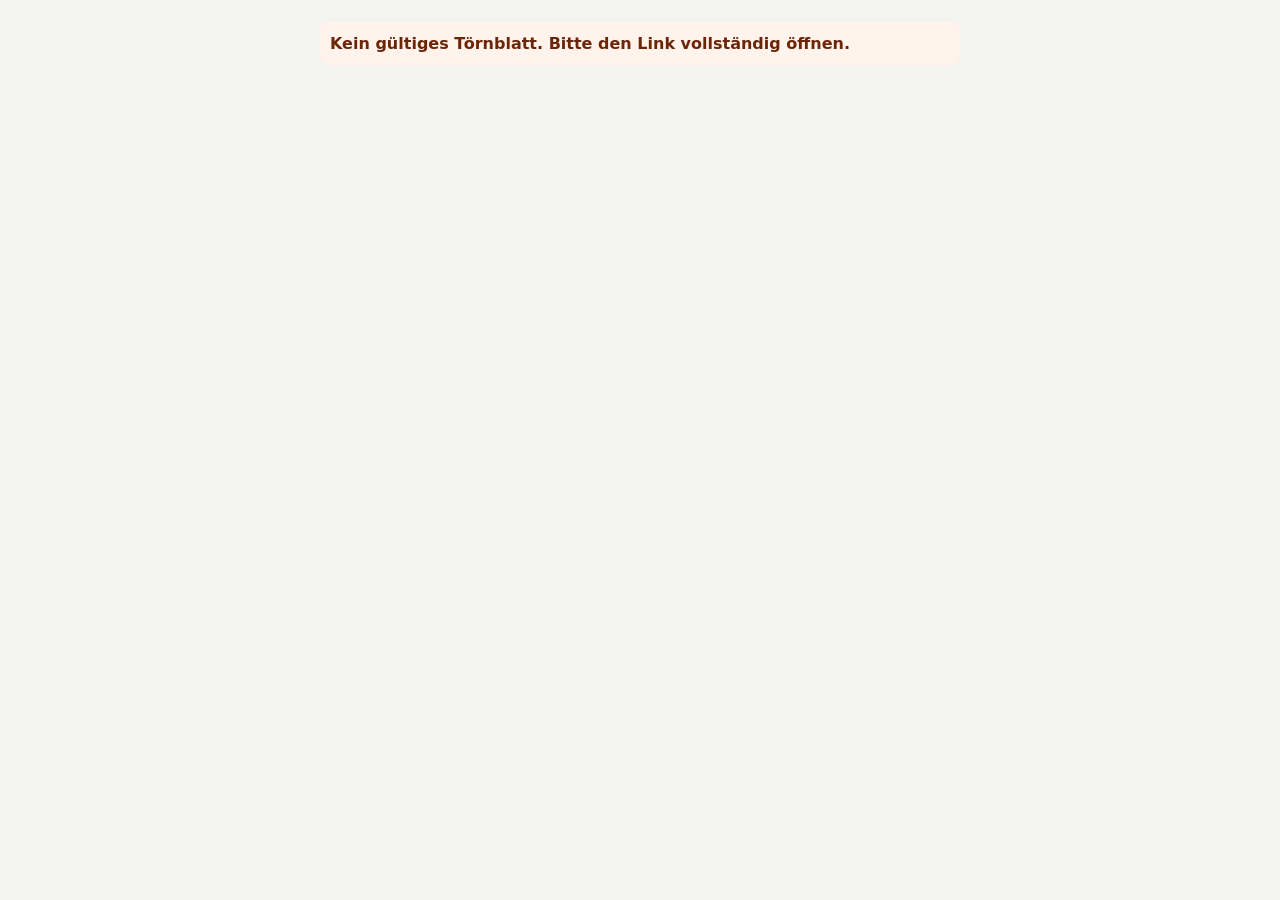
<file: features/share/viewer.html>
<!doctype html>
<html lang="de">
<head>
<meta charset="utf-8">
<meta name="viewport" content="width=device-width,initial-scale=1">
<meta name="robots" content="noindex">
<meta name="referrer" content="no-referrer">
<title>Törnblatt</title>
<link rel="stylesheet" href="share.css">
<style>body{margin:0;padding:12px 16px;background:var(--bg,#f3f4f0);font-family:system-ui,-apple-system,Segoe UI,Roboto,sans-serif}</style>
</head>
<body>
<div id="sheet"></div>
<script src="share.js"></script>
<script>
  // The data sits in the #fragment of the link: browsers do not send it to this page's host, and this page sends nothing.
  function show() { SKIPPER_SHARE.renderSheet(document.getElementById('sheet'), location.hash, {}); }
  addEventListener('hashchange', show);
  show();
</script>
</body>
</html>
</file>
<file: legal/style.css>
body{font:16px/1.55 system-ui,-apple-system,Segoe UI,Roboto,sans-serif;max-width:760px;margin:0 auto;padding:20px 16px 60px;color:#132a33;background:#f6f8f9}
h1{font-size:1.5rem}h2{font-size:1.1rem;margin-top:1.6em}a{color:#0f6e8c}.box{background:#fff;border:1px solid #d5e1e5;border-radius:12px;padding:12px 16px}.small{color:#5b7480;font-size:.85rem}
</file>
<file: features/share/share.css>
/* Theme comes from the host's CSS variables (Ostsee/Sardinien: base.css, Binnen/Paddel: app.html); the fallbacks serve a host without them */
.sks{color:var(--ink,#132a33);font-size:16px;line-height:1.45;max-width:640px;margin:0 auto}
.sks *{box-sizing:border-box}
.sks h2{font-size:1.2rem;margin:.2rem 0 .6rem}
.sks h3{font-size:1rem;margin:0 0 .5rem}
.sks p{margin:.3rem 0}
.sks-card{background:var(--card,#fff);border:1px solid var(--line,#c9cbc2);border-radius:10px;padding:12px;margin:10px 0}
.sks-grid{display:grid;grid-template-columns:repeat(auto-fit,minmax(150px,1fr));gap:10px}
.sks-f{display:block}
.sks-f>span:first-child{display:block;font-size:.85rem;color:var(--mute,#4a4e60);margin-bottom:2px}
.sks input:not([type=checkbox]),.sks select,.sks textarea{width:100%;min-height:44px;padding:8px;font:inherit;color:var(--ink,#132a33);background:var(--btn,#fff);border:1px solid var(--line,#c9cbc2);border-radius:8px}
.sks textarea{resize:vertical;min-height:88px}
.sks-btn{display:inline-flex;align-items:center;justify-content:center;min-height:44px;padding:8px 12px;font:inherit;font-weight:600;color:var(--ink,#132a33);background:var(--btn,#fff);border:1px solid var(--line,#c9cbc2);border-radius:8px;cursor:pointer;text-decoration:none}
.sks-pri{background:var(--on,#12141f);color:var(--onink,#fff);border-color:var(--on,#12141f)}
.sks-emg{background:var(--emerg,var(--bad,#c62828));color:#fff;border-color:transparent;width:100%;margin-top:8px}
.sks-wide{width:100%}
.sks-row{display:flex;flex-wrap:wrap;gap:8px}
.sks-row>.sks-btn{flex:1 1 40%}
.sks-inl{display:flex;gap:8px;align-items:center}
.sks-inl input{flex:1;min-width:0}
.sks-mt{margin-top:10px}
.sks-note{font-size:.85rem;color:var(--mute,#4a4e60);margin-top:4px}
.sks-note:empty{display:none}
.sks-err{color:var(--r,var(--bad,#c62828));font-weight:600;margin-top:4px}
.sks-err:empty{display:none}
.sks-chk{display:flex;align-items:center;gap:8px;margin-top:10px;min-height:32px}
.sks-chk input{width:22px;height:22px;flex:none}
.sks-pos{font-size:1.15rem;font-weight:700;font-variant-numeric:tabular-nums}
.sks-pre{white-space:pre-wrap;overflow-wrap:anywhere}
.sks-status{border-radius:10px;padding:12px;margin:10px 0;border:2px solid transparent}
.sks-status>b:first-child{display:block;font-size:1.1rem}
.sks-g{background:var(--g,#0f7a4d);color:var(--gt,#fff);border-color:var(--gb,transparent)}
.sks-y{background:var(--y,#ffc83d);color:var(--yt,#1a1400);border-color:var(--yb,transparent)}
.sks-r{background:var(--r,#c62828);color:var(--rt,#fff);border-color:var(--rb,transparent)}
.sks-n{background:var(--n,#5a5f70);color:var(--nt,#fff)}
.sks-warn,.sks-alert{background:var(--warnbg,#fff3ec);color:var(--warnink,#6b2508)}
.sks-warn{padding:10px;border-radius:8px;margin:10px 0;font-weight:600}
.sks-danger{font-weight:700}
.sks-limit{background:transparent}
.sks [hidden]{display:none!important}
:root[data-theme=night] .sks input,:root[data-theme=night] .sks select,:root[data-theme=night] .sks textarea{color-scheme:dark}
</file>
